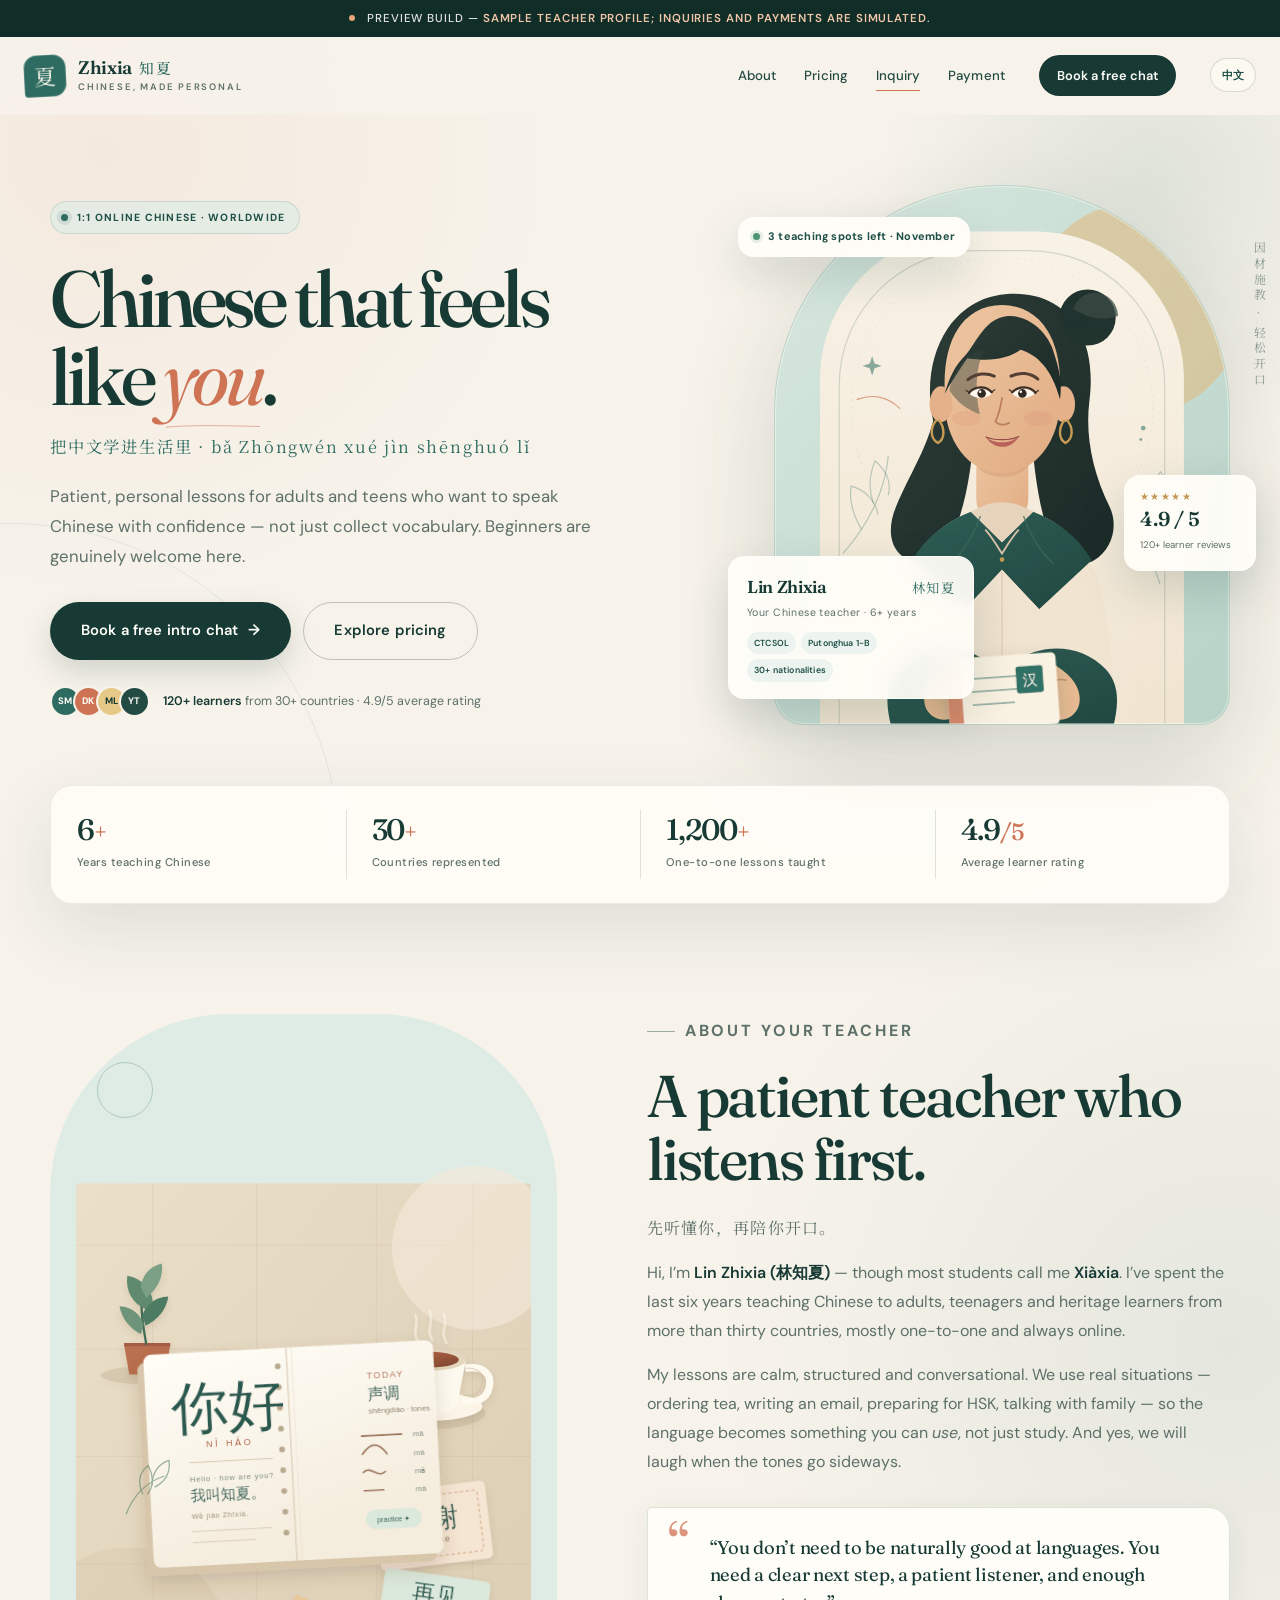
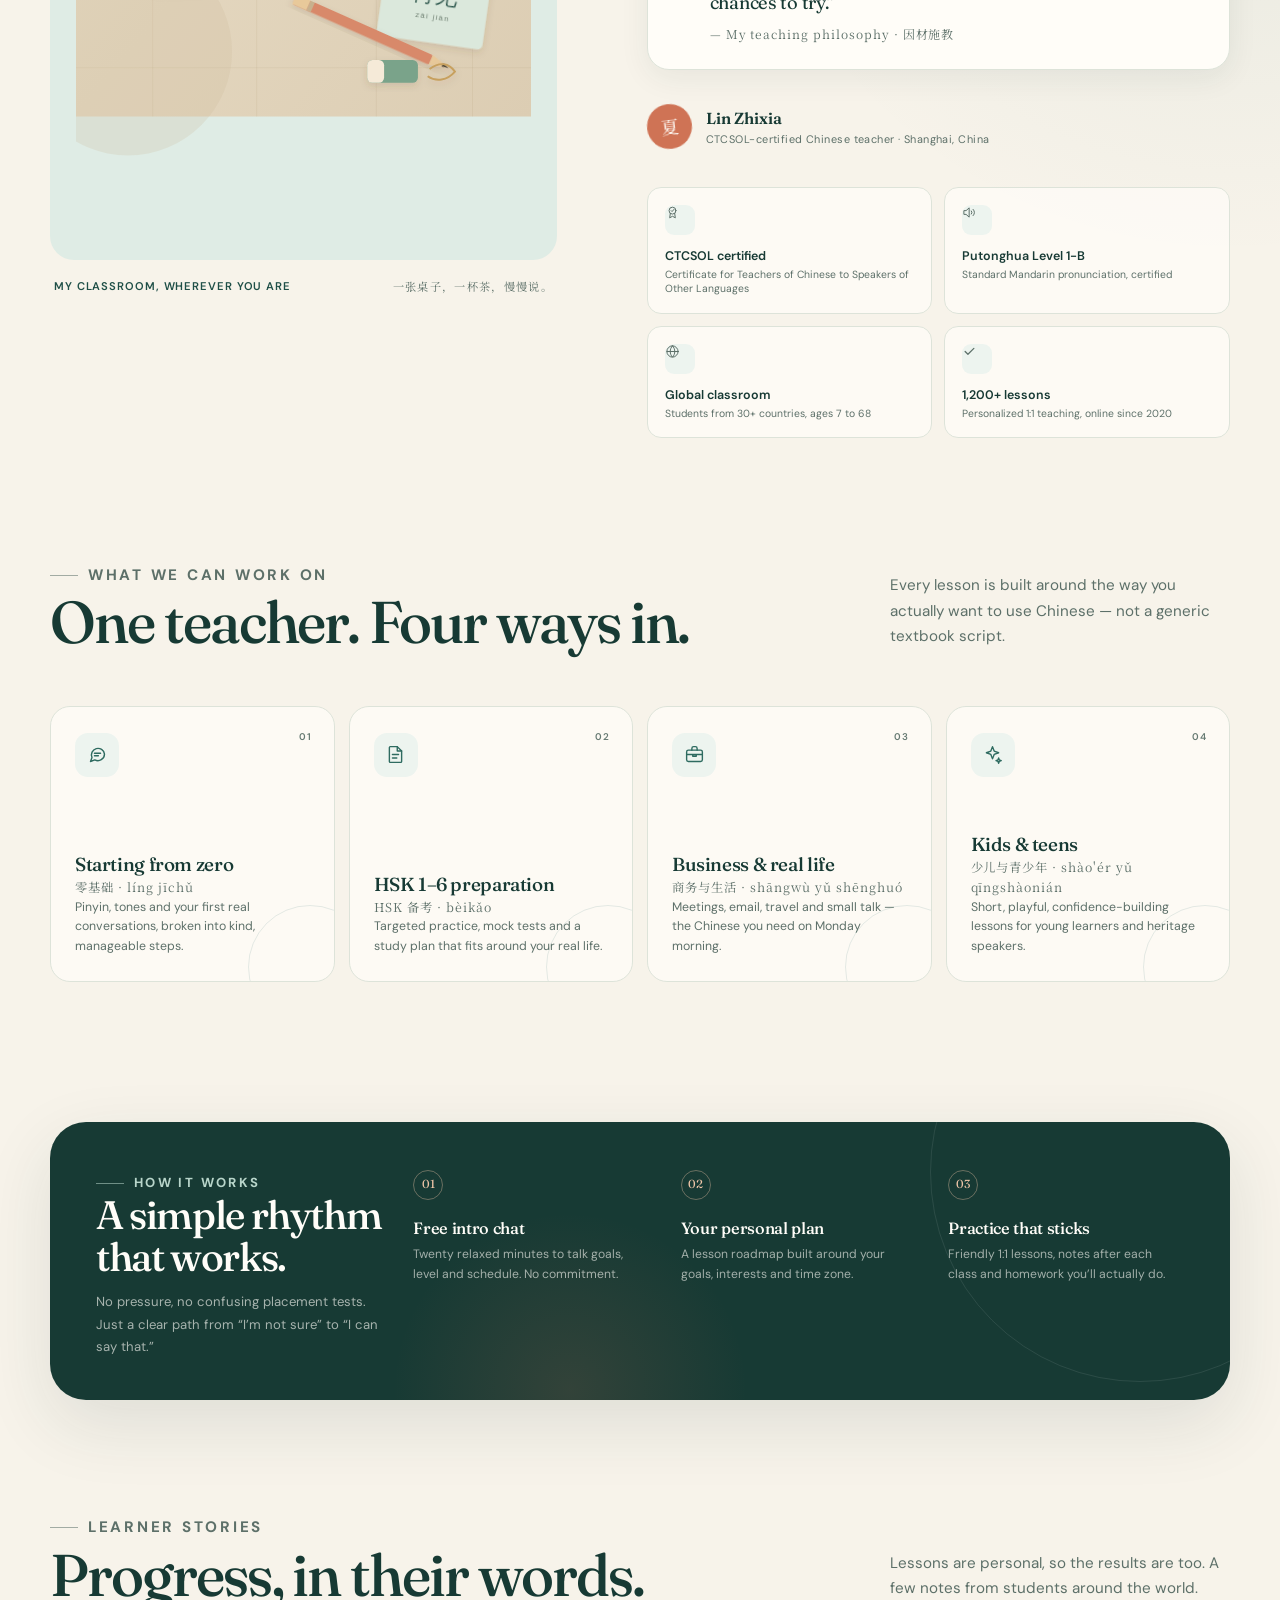
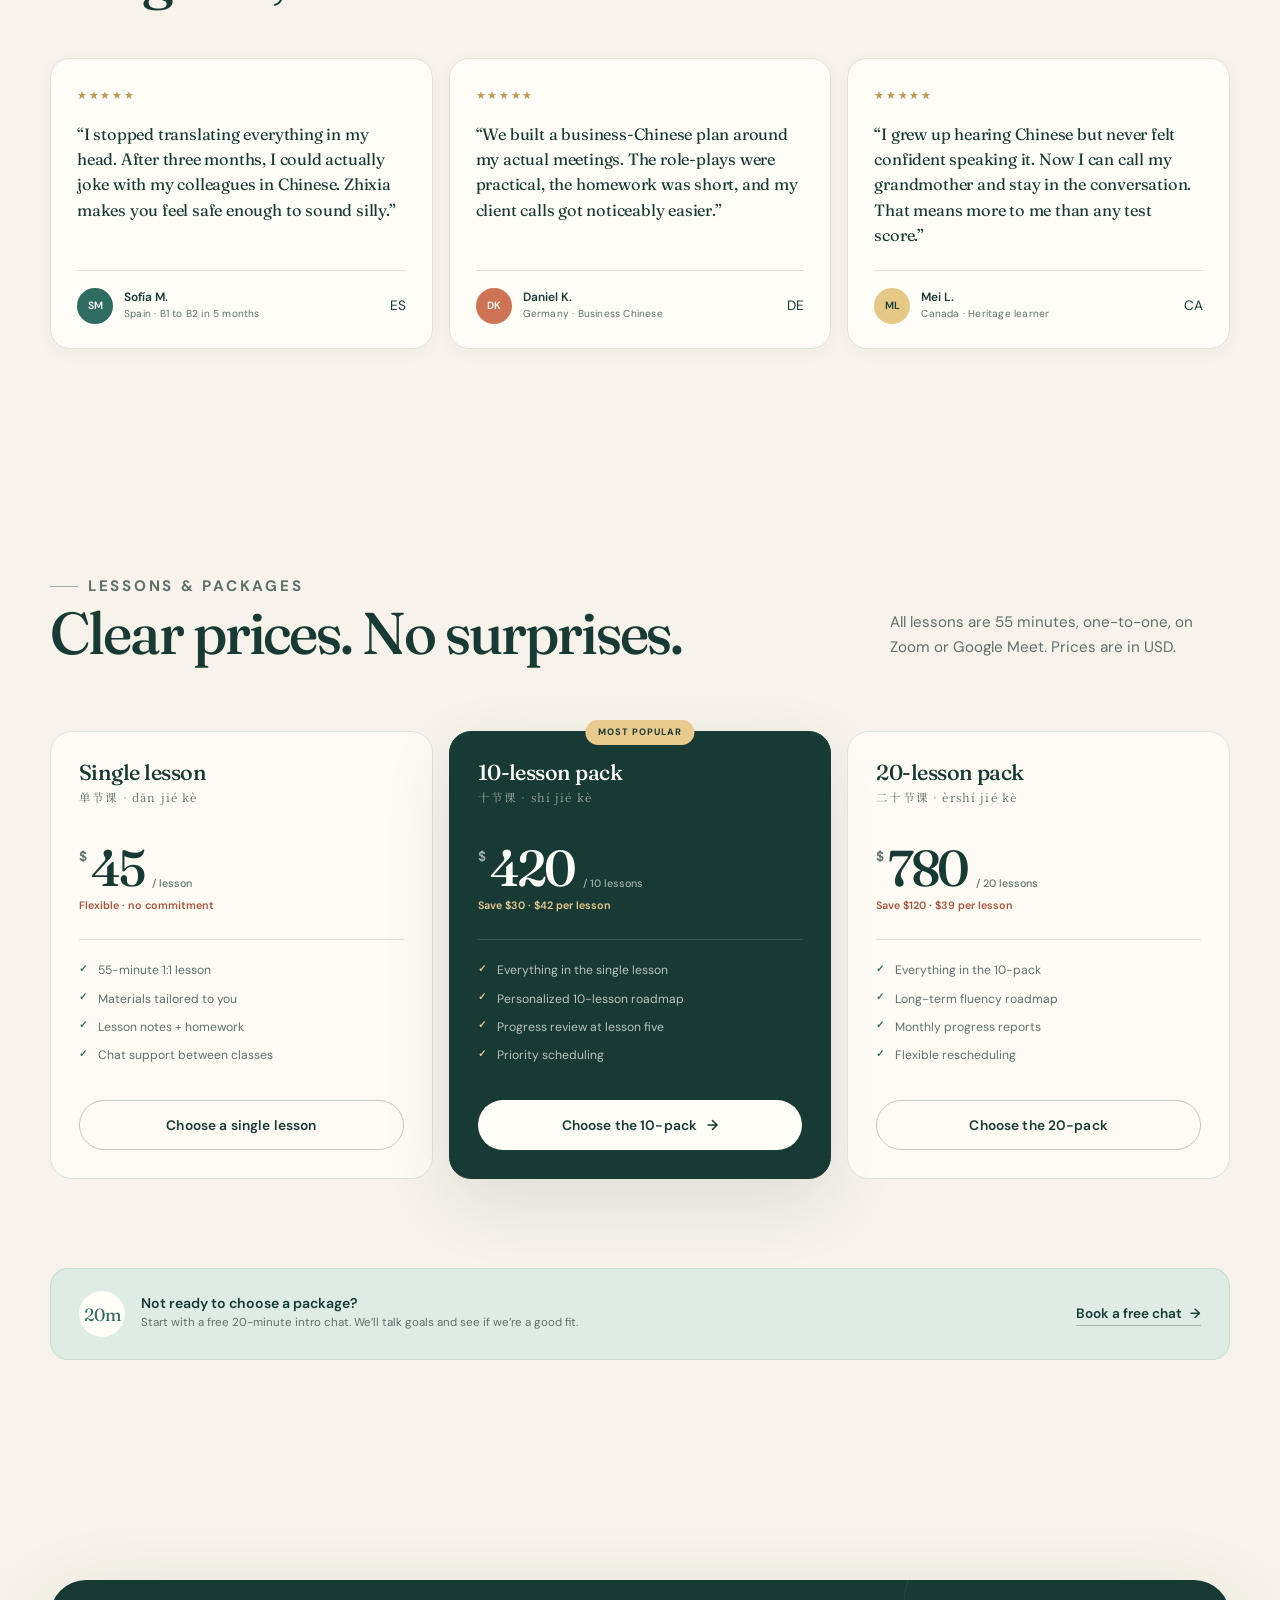
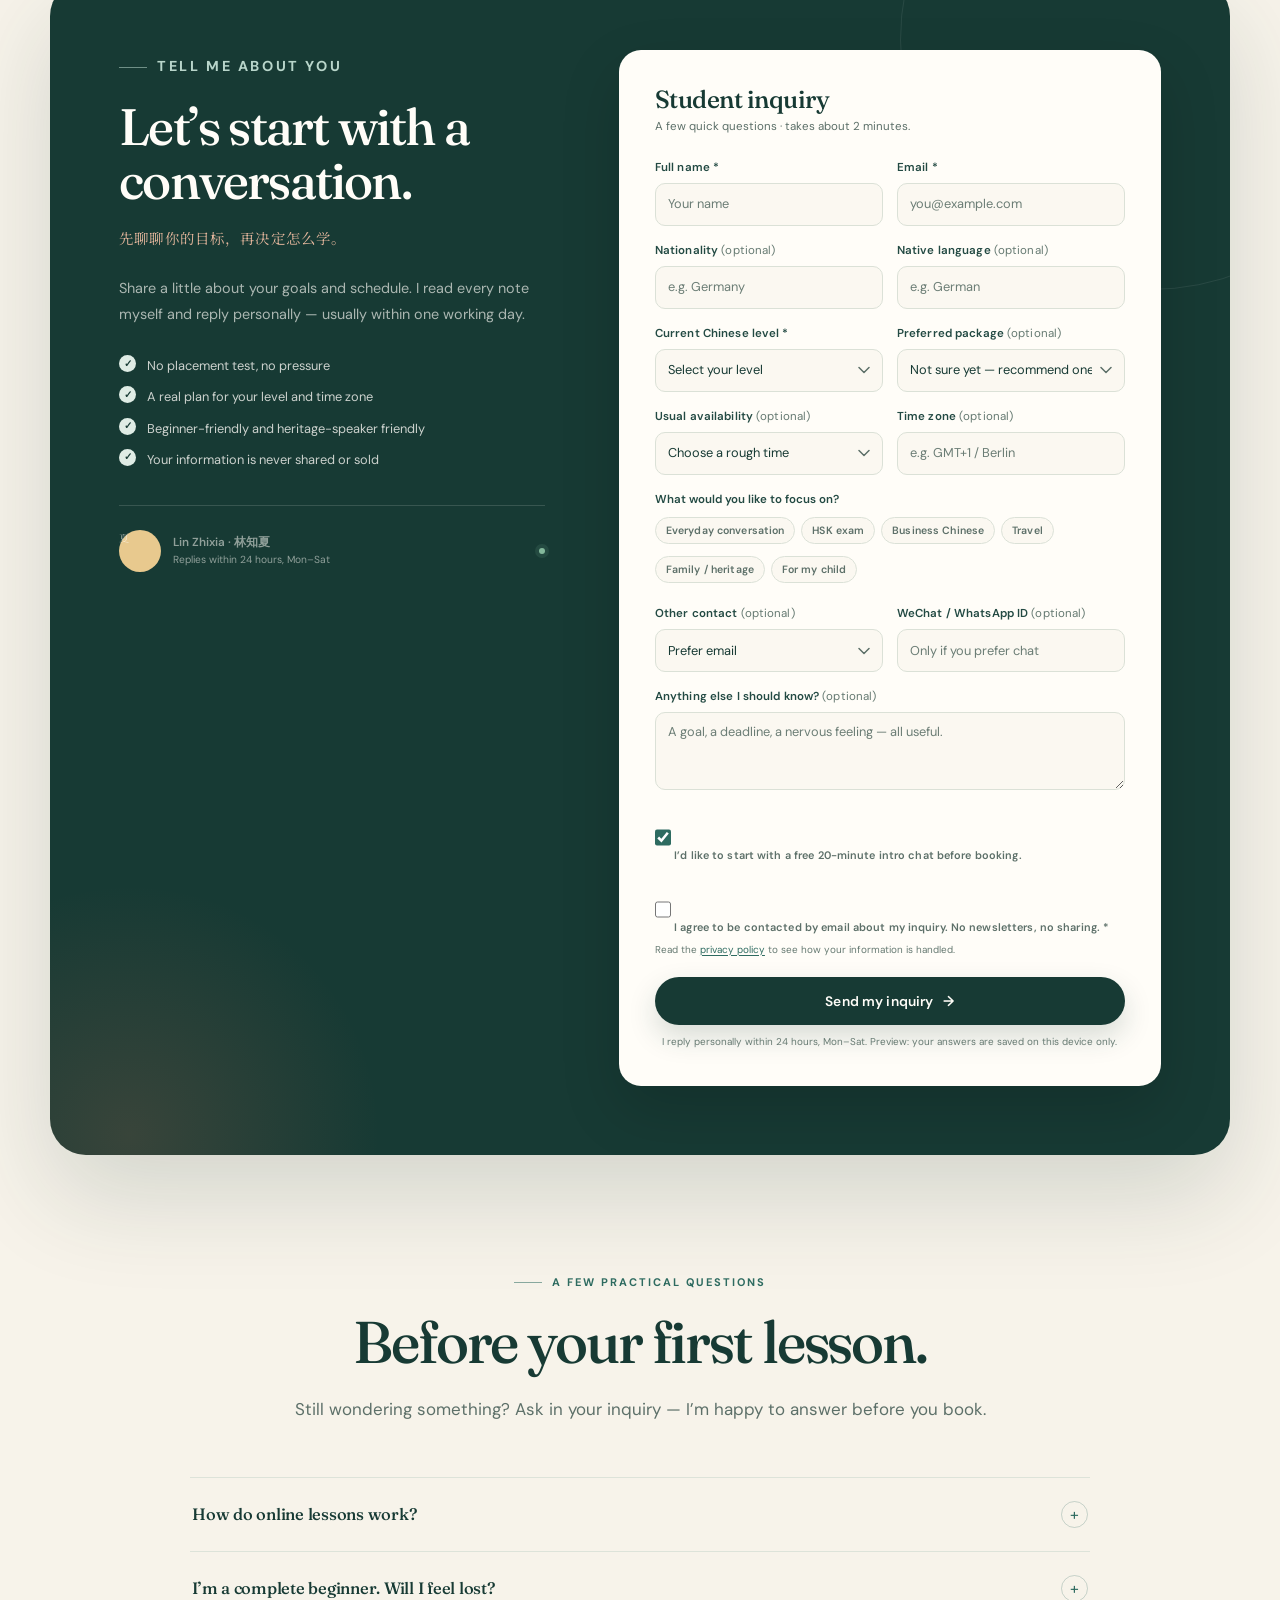
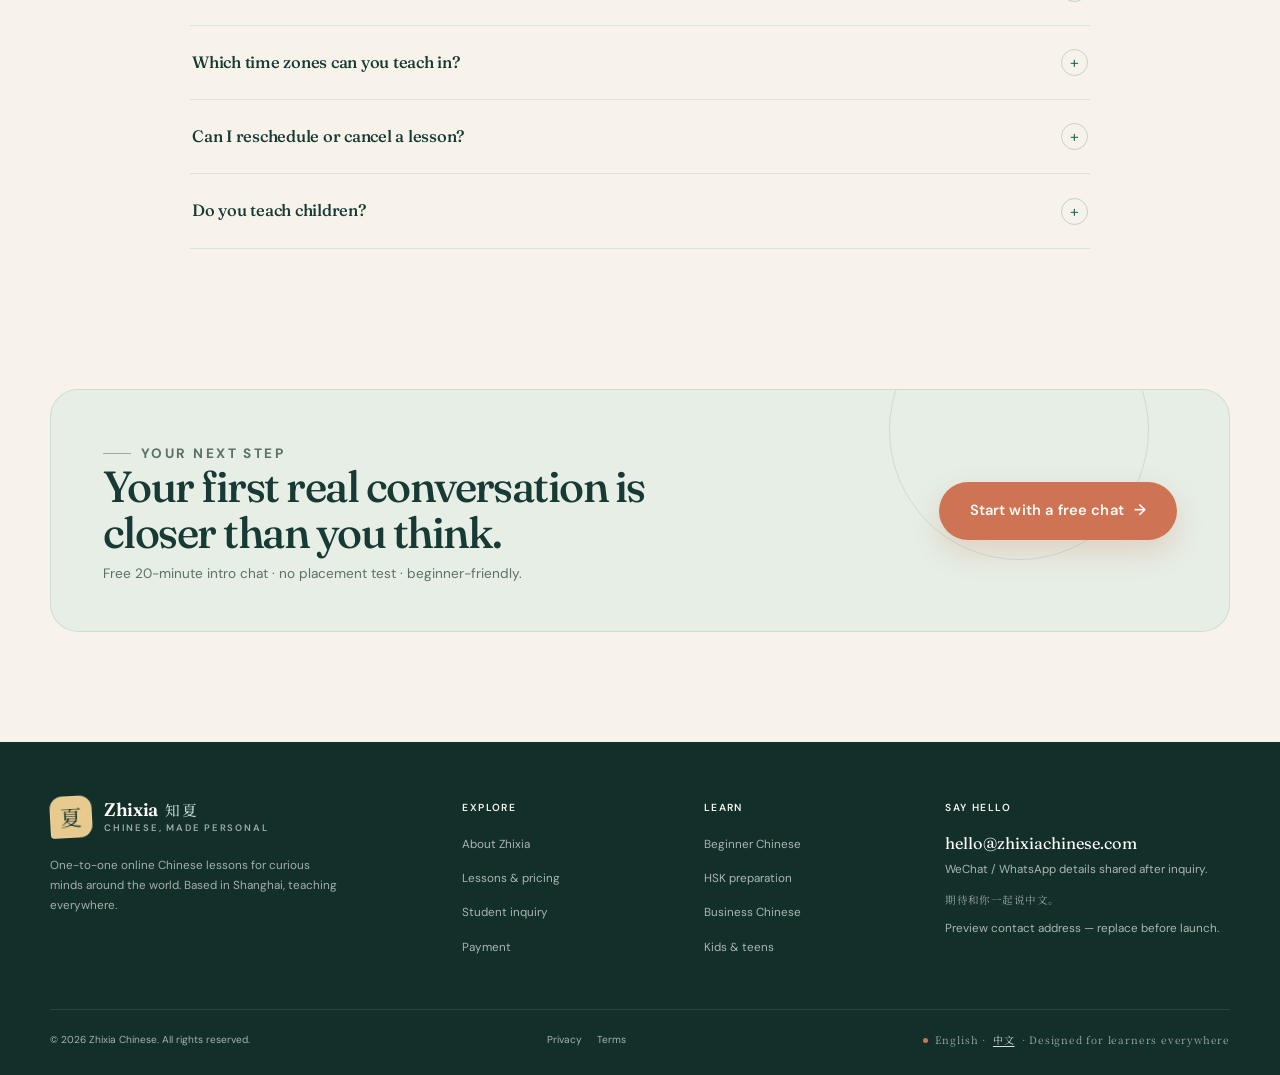
<file: index.html>
<!DOCTYPE html>
<html lang="en">
<head>
  <meta charset="UTF-8">
  <meta name="viewport" content="width=device-width, initial-scale=1.0">
  <meta name="theme-color" content="#173a34">
  <meta name="description" content="Personal 1:1 online Chinese lessons with Lin Zhixia — for beginners, HSK learners, business professionals, kids and heritage speakers. Learn at your pace, from anywhere.">
  <meta property="og:title" content="Zhixia Chinese — Chinese that feels like you">
  <meta property="og:description" content="Warm, personal 1:1 online Chinese lessons. Beginners welcome. HSK, business, kids and heritage Chinese.">
  <meta property="og:type" content="website">
  <meta property="og:image" content="assets/teacher-portrait.svg">
  <title>Zhixia Chinese — 1:1 Online Chinese with Lin Zhixia</title>

  <link rel="icon" href="assets/favicon.svg" type="image/svg+xml">
  <link rel="manifest" href="site.webmanifest">
  <link rel="alternate" hreflang="en" href="index.html">
  <link rel="alternate" hreflang="zh-Hans" href="index-zh.html">
  <link rel="preconnect" href="https://fonts.googleapis.com">
  <link rel="preconnect" href="https://fonts.gstatic.com" crossorigin>
  <link href="https://fonts.googleapis.com/css2?family=DM+Sans:wght@400;500;600;700&amp;family=Fraunces:ital,opsz,wght@0,9..144,400;0,9..144,500;0,9..144,600;1,9..144,400;1,9..144,500&amp;family=Noto+Serif+SC:wght@400;500;600&amp;display=swap" rel="stylesheet">
  <link rel="stylesheet" href="assets/styles.css">
  <script>document.documentElement.classList.add('js');</script>
  <noscript><style>.reveal{opacity:1!important;transform:none!important}</style></noscript>
</head>
<body>
  <a class="skip-link" href="#main">Skip to content</a>

  <div class="demo-bar" data-demo-only>
    <span class="demo-dot" aria-hidden="true"></span>
    Preview build — <strong>sample teacher profile; inquiries and payments are simulated</strong>.
  </div>

  <svg width="0" height="0" style="position:absolute" aria-hidden="true" focusable="false">
    <defs>
      <symbol id="icon-globe" viewBox="0 0 24 24" fill="none" stroke="currentColor" stroke-width="1.6" stroke-linecap="round" stroke-linejoin="round">
        <circle cx="12" cy="12" r="9"/><path d="M3 12h18M12 3c2.4 2.5 3.6 5.5 3.6 9s-1.2 6.5-3.6 9c-2.4-2.5-3.6-5.5-3.6-9S9.6 5.5 12 3Z"/>
      </symbol>
      <symbol id="icon-chat" viewBox="0 0 24 24" fill="none" stroke="currentColor" stroke-width="1.6" stroke-linecap="round" stroke-linejoin="round">
        <path d="M20 11.5a7.5 7.5 0 0 1-11.1 6.6L4 20l1.7-4.5A7.5 7.5 0 1 1 20 11.5Z"/><path d="M8.5 10.5h7M8.5 13.5h4.5"/>
      </symbol>
      <symbol id="icon-document" viewBox="0 0 24 24" fill="none" stroke="currentColor" stroke-width="1.6" stroke-linecap="round" stroke-linejoin="round">
        <path d="M14 3H6a1 1 0 0 0-1 1v16a1 1 0 0 0 1 1h12a1 1 0 0 0 1-1V8Z"/><path d="M14 3v5h5M8.5 12h7M8.5 16h5"/>
      </symbol>
      <symbol id="icon-briefcase" viewBox="0 0 24 24" fill="none" stroke="currentColor" stroke-width="1.6" stroke-linecap="round" stroke-linejoin="round">
        <rect x="3" y="7" width="18" height="13" rx="2"/><path d="M9 7V5a2 2 0 0 1 2-2h2a2 2 0 0 1 2 2v2M3 12h18M10 12v2h4v-2"/>
      </symbol>
      <symbol id="icon-spark" viewBox="0 0 24 24" fill="none" stroke="currentColor" stroke-width="1.6" stroke-linecap="round" stroke-linejoin="round">
        <path d="m12 3 1.9 5.1L19 10l-5.1 1.9L12 17l-1.9-5.1L5 10l5.1-1.9Z"/><path d="m19 16 .8 2.2L22 19l-2.2.8L19 22l-.8-2.2L16 19l2.2-.8Z"/>
      </symbol>
      <symbol id="icon-certificate" viewBox="0 0 24 24" fill="none" stroke="currentColor" stroke-width="1.6" stroke-linecap="round" stroke-linejoin="round">
        <circle cx="12" cy="9" r="5.5"/><path d="m8.5 13.5-1 7L12 18l4.5 2.5-1-7M9.8 9l1.5 1.5L14.4 7"/>
      </symbol>
      <symbol id="icon-sound" viewBox="0 0 24 24" fill="none" stroke="currentColor" stroke-width="1.6" stroke-linecap="round" stroke-linejoin="round">
        <path d="M11 5 6.5 9H3v6h3.5L11 19Z"/><path d="M15 9.5a4 4 0 0 1 0 5M17.8 7a7.5 7.5 0 0 1 0 10"/>
      </symbol>
      <symbol id="icon-calendar" viewBox="0 0 24 24" fill="none" stroke="currentColor" stroke-width="1.6" stroke-linecap="round" stroke-linejoin="round">
        <rect x="3" y="5" width="18" height="16" rx="2"/><path d="M7 3v4M17 3v4M3 10h18M8 14h2M14 14h2M8 17h2M14 17h2"/>
      </symbol>
      <symbol id="icon-shield" viewBox="0 0 24 24" fill="none" stroke="currentColor" stroke-width="1.6" stroke-linecap="round" stroke-linejoin="round">
        <path d="M12 3 4.5 6v6c0 4.6 3.1 7.6 7.5 9 4.4-1.4 7.5-4.4 7.5-9V6Z"/><path d="m8.8 12 2.1 2.1 4.4-4.4"/>
      </symbol>
      <symbol id="icon-lock" viewBox="0 0 24 24" fill="none" stroke="currentColor" stroke-width="1.6" stroke-linecap="round" stroke-linejoin="round">
        <rect x="4.5" y="10" width="15" height="11" rx="2"/><path d="M8 10V7a4 4 0 0 1 8 0v3M12 14.5v2"/>
      </symbol>
      <symbol id="icon-clock" viewBox="0 0 24 24" fill="none" stroke="currentColor" stroke-width="1.6" stroke-linecap="round" stroke-linejoin="round">
        <circle cx="12" cy="12" r="9"/><path d="M12 7v5l3.5 2"/>
      </symbol>
      <symbol id="icon-refund" viewBox="0 0 24 24" fill="none" stroke="currentColor" stroke-width="1.6" stroke-linecap="round" stroke-linejoin="round">
        <path d="M4 8v5h5"/><path d="M5.3 16.7A8.5 8.5 0 1 0 4 9"/>
      </symbol>
      <symbol id="icon-check" viewBox="0 0 24 24" fill="none" stroke="currentColor" stroke-width="2" stroke-linecap="round" stroke-linejoin="round">
        <path d="m5 12 4.5 4.5L19 7"/>
      </symbol>
    </defs>
  </svg>

  <header class="site-header" data-header>
    <div class="header-inner">
      <a class="brand" href="index.html" aria-label="Zhixia Chinese home">
        <span class="brand-mark" aria-hidden="true">夏</span>
        <span class="brand-text">
          <span class="brand-name">Zhixia <span lang="zh-Hans">知夏</span></span>
          <span class="brand-sub">Chinese, made personal</span>
        </span>
      </a>

      <nav class="site-nav" id="site-nav" aria-label="Main navigation">
        <ul class="nav-list">
          <li><a class="nav-link" href="#about">About</a></li>
          <li><a class="nav-link" href="#pricing">Pricing</a></li>
          <li><a class="nav-link" href="#inquiry">Inquiry</a></li>
          <li><a class="nav-link" href="pay.html">Payment</a></li>
        </ul>
        <a class="nav-cta" href="#inquiry">Book a free chat</a>
        <a class="nav-lang" href="index-zh.html" lang="zh-Hans" hreflang="zh-Hans" aria-label="切换至中文">中文</a>
      </nav>

      <button class="nav-toggle" type="button" aria-controls="site-nav" aria-expanded="false" aria-label="Open navigation" data-nav-toggle>
        <span></span>
        <span></span>
      </button>
    </div>
  </header>

  <main id="main" tabindex="-1">
    <!-- Hero -->
    <section class="hero" aria-labelledby="hero-title">
      <div class="container hero-grid">
        <div class="hero-copy">
          <span class="hero-kicker"><span class="pulse" aria-hidden="true"></span>1:1 online Chinese · worldwide</span>
          <h1 id="hero-title">Chinese that feels like <em>you</em>.</h1>
          <p class="hero-zh" lang="zh-Hans">把中文学进生活里 · bǎ Zhōngwén xué jìn shēnghuó lǐ</p>
          <p class="hero-lede">Patient, personal lessons for adults and teens who want to speak Chinese with confidence — not just collect vocabulary. Beginners are genuinely welcome here.</p>
          <div class="hero-actions">
            <a class="btn btn-primary btn-large" href="#inquiry">Book a free intro chat <span class="arrow" aria-hidden="true">→</span></a>
            <a class="btn btn-secondary btn-large" href="#pricing">Explore pricing</a>
          </div>
          <div class="hero-note">
            <div class="mini-avatars" aria-hidden="true">
              <span class="mini-avatar">SM</span>
              <span class="mini-avatar">DK</span>
              <span class="mini-avatar">ML</span>
              <span class="mini-avatar">YT</span>
            </div>
            <span><strong>120+ learners</strong> from 30+ countries · 4.9/5 average rating</span>
          </div>
        </div>

        <div class="hero-visual">
          <div class="portrait-stage">
            <div class="portrait-frame">
              <img src="assets/teacher-portrait.svg" alt="Editorial portrait illustration of Lin Zhixia, your Chinese teacher" width="760" height="900" fetchpriority="high">
            </div>
            <div class="floating-card card-availability">3 teaching spots left · November</div>
            <div class="floating-card card-teacher">
              <div class="name-row">
                <span class="name">Lin Zhixia</span>
                <span class="name-zh" lang="zh-Hans">林知夏</span>
              </div>
              <div class="role">Your Chinese teacher · 6+ years</div>
              <div class="mini-tags">
                <span>CTCSOL</span>
                <span>Putonghua 1-B</span>
                <span>30+ nationalities</span>
              </div>
            </div>
            <div class="floating-card card-rating">
              <div class="stars" aria-hidden="true">★★★★★</div>
              <strong>4.9 / 5</strong>
              <span>120+ learner reviews</span>
            </div>
            <div class="vertical-note" aria-hidden="true">因材施教 · 轻松开口</div>
          </div>
        </div>
      </div>
    </section>

    <!-- Trust strip -->
    <div class="trust-strip">
      <div class="container">
        <div class="trust-grid" role="group" aria-label="Teaching results at a glance">
          <div class="stat">
            <span class="stat-number">6<small>+</small></span>
            <span class="stat-label">Years teaching Chinese</span>
          </div>
          <div class="stat">
            <span class="stat-number">30<small>+</small></span>
            <span class="stat-label">Countries represented</span>
          </div>
          <div class="stat">
            <span class="stat-number">1,200<small>+</small></span>
            <span class="stat-label">One-to-one lessons taught</span>
          </div>
          <div class="stat">
            <span class="stat-number">4.9<small>/5</small></span>
            <span class="stat-label">Average learner rating</span>
          </div>
        </div>
      </div>
    </div>

    <!-- About -->
    <section class="section" id="about" aria-labelledby="about-title">
      <div class="container about-grid">
        <div class="about-sticky reveal">
          <div class="about-portrait">
            <img src="assets/desk-still-life.svg" alt="Illustrated desk with a Chinese lesson notebook, tea, flashcards and a small plant" width="700" height="820" loading="lazy">
          </div>
          <div class="about-caption">
            <span>My classroom, wherever you are</span>
            <span lang="zh-Hans">一张桌子，一杯茶，慢慢说。</span>
          </div>
        </div>

        <div class="about-copy reveal">
          <p class="eyebrow">About your teacher</p>
          <h2 id="about-title">A patient teacher who listens first.</h2>
          <p class="zh-line" lang="zh-Hans">先听懂你，再陪你开口。</p>
          <p>Hi, I’m <strong>Lin Zhixia (林知夏)</strong> — though most students call me <strong>Xiàxia</strong>. I’ve spent the last six years teaching Chinese to adults, teenagers and heritage learners from more than thirty countries, mostly one-to-one and always online.</p>
          <p>My lessons are calm, structured and conversational. We use real situations — ordering tea, writing an email, preparing for HSK, talking with family — so the language becomes something you can <em>use</em>, not just study. And yes, we will laugh when the tones go sideways.</p>

          <blockquote class="about-quote">
            <p>“You don’t need to be naturally good at languages. You need a clear next step, a patient listener, and enough chances to try.”</p>
            <footer>— My teaching philosophy · 因材施教</footer>
          </blockquote>

          <div class="about-signature">
            <span class="signature-mark" aria-hidden="true">夏</span>
            <span>
              <span class="sig-name">Lin Zhixia</span>
              <span class="sig-role">CTCSOL-certified Chinese teacher · Shanghai, China</span>
            </span>
          </div>

          <div class="credentials">
            <div class="credential">
              <span class="credential-icon"><svg aria-hidden="true"><use href="#icon-certificate"/></svg></span>
              <strong>CTCSOL certified</strong>
              <span>Certificate for Teachers of Chinese to Speakers of Other Languages</span>
            </div>
            <div class="credential">
              <span class="credential-icon"><svg aria-hidden="true"><use href="#icon-sound"/></svg></span>
              <strong>Putonghua Level 1-B</strong>
              <span>Standard Mandarin pronunciation, certified</span>
            </div>
            <div class="credential">
              <span class="credential-icon"><svg aria-hidden="true"><use href="#icon-globe"/></svg></span>
              <strong>Global classroom</strong>
              <span>Students from 30+ countries, ages 7 to 68</span>
            </div>
            <div class="credential">
              <span class="credential-icon"><svg aria-hidden="true"><use href="#icon-check"/></svg></span>
              <strong>1,200+ lessons</strong>
              <span>Personalized 1:1 teaching, online since 2020</span>
            </div>
          </div>
        </div>
      </div>
    </section>

    <!-- Specialties -->
    <section class="section specialties-section" aria-labelledby="specialties-title">
      <div class="container">
        <div class="split-head reveal">
          <div>
            <p class="eyebrow">What we can work on</p>
            <h2 id="specialties-title">One teacher. Four ways in.</h2>
          </div>
          <p>Every lesson is built around the way you actually want to use Chinese — not a generic textbook script.</p>
        </div>

        <div class="specialty-grid">
          <article class="specialty-card reveal" id="beginner-chinese">
            <span class="specialty-number">01</span>
            <span class="specialty-icon"><svg aria-hidden="true"><use href="#icon-chat"/></svg></span>
            <h3>Starting from zero</h3>
            <p class="specialty-zh" lang="zh-Hans">零基础 · líng jīchǔ</p>
            <p>Pinyin, tones and your first real conversations, broken into kind, manageable steps.</p>
          </article>
          <article class="specialty-card reveal" id="hsk-prep">
            <span class="specialty-number">02</span>
            <span class="specialty-icon"><svg aria-hidden="true"><use href="#icon-document"/></svg></span>
            <h3>HSK 1–6 preparation</h3>
            <p class="specialty-zh" lang="zh-Hans">HSK 备考 · bèikǎo</p>
            <p>Targeted practice, mock tests and a study plan that fits around your real life.</p>
          </article>
          <article class="specialty-card reveal" id="business-chinese">
            <span class="specialty-number">03</span>
            <span class="specialty-icon"><svg aria-hidden="true"><use href="#icon-briefcase"/></svg></span>
            <h3>Business &amp; real life</h3>
            <p class="specialty-zh" lang="zh-Hans">商务与生活 · shāngwù yǔ shēnghuó</p>
            <p>Meetings, email, travel and small talk — the Chinese you need on Monday morning.</p>
          </article>
          <article class="specialty-card reveal" id="kids-teens">
            <span class="specialty-number">04</span>
            <span class="specialty-icon"><svg aria-hidden="true"><use href="#icon-spark"/></svg></span>
            <h3>Kids &amp; teens</h3>
            <p class="specialty-zh" lang="zh-Hans">少儿与青少年 · shào'ér yǔ qīngshàonián</p>
            <p>Short, playful, confidence-building lessons for young learners and heritage speakers.</p>
          </article>
        </div>
      </div>
    </section>

    <!-- Method -->
    <section class="method-section" aria-labelledby="method-title">
      <div class="container">
        <div class="method-band reveal">
          <div class="method-intro">
            <p class="eyebrow on-dark">How it works</p>
            <h2 id="method-title">A simple rhythm that works.</h2>
            <p>No pressure, no confusing placement tests. Just a clear path from “I’m not sure” to “I can say that.”</p>
          </div>
          <div class="method-step">
            <span class="step-num">01</span>
            <h3>Free intro chat</h3>
            <p>Twenty relaxed minutes to talk goals, level and schedule. No commitment.</p>
          </div>
          <div class="method-step">
            <span class="step-num">02</span>
            <h3>Your personal plan</h3>
            <p>A lesson roadmap built around your goals, interests and time zone.</p>
          </div>
          <div class="method-step">
            <span class="step-num">03</span>
            <h3>Practice that sticks</h3>
            <p>Friendly 1:1 lessons, notes after each class and homework you’ll actually do.</p>
          </div>
        </div>
      </div>
    </section>

    <!-- Testimonials -->
    <section class="section testimonials-section" aria-labelledby="testimonials-title">
      <div class="container">
        <div class="split-head reveal">
          <div>
            <p class="eyebrow">Learner stories</p>
            <h2 id="testimonials-title">Progress, in their words.</h2>
          </div>
          <p>Lessons are personal, so the results are too. A few notes from students around the world.</p>
        </div>

        <div class="testimonial-grid">
          <article class="testimonial-card reveal">
            <div class="testimonial-stars" role="img" aria-label="5 out of 5 stars">★★★★★</div>
            <blockquote>“I stopped translating everything in my head. After three months, I could actually joke with my colleagues in Chinese. Zhixia makes you feel safe enough to sound silly.”</blockquote>
            <div class="testimonial-meta">
              <span class="testimonial-avatar" aria-hidden="true">SM</span>
              <span>
                <span class="testimonial-name">Sofía M.</span>
                <span class="testimonial-detail">Spain · B1 to B2 in 5 months</span>
              </span>
              <span class="testimonial-flag" aria-hidden="true">ES</span>
            </div>
          </article>
          <article class="testimonial-card reveal">
            <div class="testimonial-stars" role="img" aria-label="5 out of 5 stars">★★★★★</div>
            <blockquote>“We built a business-Chinese plan around my actual meetings. The role-plays were practical, the homework was short, and my client calls got noticeably easier.”</blockquote>
            <div class="testimonial-meta">
              <span class="testimonial-avatar" aria-hidden="true">DK</span>
              <span>
                <span class="testimonial-name">Daniel K.</span>
                <span class="testimonial-detail">Germany · Business Chinese</span>
              </span>
              <span class="testimonial-flag" aria-hidden="true">DE</span>
            </div>
          </article>
          <article class="testimonial-card reveal">
            <div class="testimonial-stars" role="img" aria-label="5 out of 5 stars">★★★★★</div>
            <blockquote>“I grew up hearing Chinese but never felt confident speaking it. Now I can call my grandmother and stay in the conversation. That means more to me than any test score.”</blockquote>
            <div class="testimonial-meta">
              <span class="testimonial-avatar" aria-hidden="true">ML</span>
              <span>
                <span class="testimonial-name">Mei L.</span>
                <span class="testimonial-detail">Canada · Heritage learner</span>
              </span>
              <span class="testimonial-flag" aria-hidden="true">CA</span>
            </div>
          </article>
        </div>
      </div>
    </section>

    <!-- Pricing -->
    <section class="section pricing-section" id="pricing" aria-labelledby="pricing-title">
      <div class="container">
        <div class="split-head reveal">
          <div>
            <p class="eyebrow">Lessons &amp; packages</p>
            <h2 id="pricing-title">Clear prices. No surprises.</h2>
          </div>
          <p>All lessons are 55 minutes, one-to-one, on Zoom or Google Meet. Prices are in USD.</p>
        </div>

        <div class="pricing-grid">
          <article class="price-card reveal">
            <h3 class="price-name">Single lesson</h3>
            <p class="price-zh" lang="zh-Hans">单节课 · dān jié kè</p>
            <div class="price-main">
              <span class="price-currency">$</span>
              <span class="price-amount">45</span>
              <span class="price-unit">/ lesson</span>
            </div>
            <p class="price-subline">Flexible · no commitment</p>
            <ul class="price-features">
              <li>55-minute 1:1 lesson</li>
              <li>Materials tailored to you</li>
              <li>Lesson notes + homework</li>
              <li>Chat support between classes</li>
            </ul>
            <a class="btn btn-secondary choose-package" href="#inquiry" data-package="single">Choose a single lesson</a>
          </article>

          <article class="price-card featured reveal">
            <span class="price-popular">Most popular</span>
            <h3 class="price-name">10-lesson pack</h3>
            <p class="price-zh" lang="zh-Hans">十节课 · shí jié kè</p>
            <div class="price-main">
              <span class="price-currency">$</span>
              <span class="price-amount">420</span>
              <span class="price-unit">/ 10 lessons</span>
            </div>
            <p class="price-subline">Save $30 · $42 per lesson</p>
            <ul class="price-features">
              <li>Everything in the single lesson</li>
              <li>Personalized 10-lesson roadmap</li>
              <li>Progress review at lesson five</li>
              <li>Priority scheduling</li>
            </ul>
            <a class="btn btn-light choose-package" href="#inquiry" data-package="ten">Choose the 10-pack <span class="arrow" aria-hidden="true">→</span></a>
          </article>

          <article class="price-card reveal">
            <h3 class="price-name">20-lesson pack</h3>
            <p class="price-zh" lang="zh-Hans">二十节课 · èrshí jié kè</p>
            <div class="price-main">
              <span class="price-currency">$</span>
              <span class="price-amount">780</span>
              <span class="price-unit">/ 20 lessons</span>
            </div>
            <p class="price-subline">Save $120 · $39 per lesson</p>
            <ul class="price-features">
              <li>Everything in the 10-pack</li>
              <li>Long-term fluency roadmap</li>
              <li>Monthly progress reports</li>
              <li>Flexible rescheduling</li>
            </ul>
            <a class="btn btn-secondary choose-package" href="#inquiry" data-package="twenty">Choose the 20-pack</a>
          </article>
        </div>

        <div class="pricing-note reveal">
          <span><svg aria-hidden="true"><use href="#icon-check"/></svg>No registration fee</span>
          <span><svg aria-hidden="true"><use href="#icon-clock"/></svg>Reschedule up to 24 hours ahead</span>
          <span><svg aria-hidden="true"><use href="#icon-shield"/></svg>Fit guarantee on unused lessons</span>
        </div>

        <div class="trial-strip reveal">
          <div class="trial-strip-copy">
            <span class="trial-badge" aria-hidden="true">20m</span>
            <div>
              <h3>Not ready to choose a package?</h3>
              <p>Start with a free 20-minute intro chat. We’ll talk goals and see if we’re a good fit.</p>
            </div>
          </div>
          <a class="text-link" href="#inquiry">Book a free chat <span aria-hidden="true">→</span></a>
        </div>
      </div>
    </section>

    <!-- Inquiry -->
    <section class="inquiry-section" id="inquiry" aria-labelledby="inquiry-title">
      <div class="container">
        <div class="inquiry-shell">
          <div class="inquiry-copy reveal">
            <p class="eyebrow on-dark">Tell me about you</p>
            <h2 id="inquiry-title">Let’s start with a conversation.</h2>
            <p class="zh-line" lang="zh-Hans">先聊聊你的目标，再决定怎么学。</p>
            <p>Share a little about your goals and schedule. I read every note myself and reply personally — usually within one working day.</p>

            <ul class="inquiry-checks">
              <li>No placement test, no pressure</li>
              <li>A real plan for your level and time zone</li>
              <li>Beginner-friendly and heritage-speaker friendly</li>
              <li>Your information is never shared or sold</li>
            </ul>

            <div class="inquiry-response">
              <span class="response-avatar" aria-hidden="true">夏</span>
              <span>
                <strong>Lin Zhixia · 林知夏</strong>
                <span>Replies within 24 hours, Mon–Sat</span>
              </span>
              <span class="response-dot" role="img" aria-label="Usually available"></span>
            </div>
          </div>

          <div class="form-card">
            <div class="form-card-head" data-form-intro>
              <h3>Student inquiry</h3>
              <p>A few quick questions · takes about 2 minutes.</p>
            </div>

            <form id="inquiry-form" data-inquiry-form method="post">
              <div class="form-grid">
                <div class="field">
                  <label for="name">Full name <span aria-hidden="true">*</span></label>
                  <input type="text" id="name" name="name" autocomplete="name" placeholder="Your name" required>
                </div>
                <div class="field">
                  <label for="email">Email <span aria-hidden="true">*</span></label>
                  <input type="email" id="email" name="email" autocomplete="email" placeholder="you@example.com" required>
                </div>

                <div class="field">
                  <label for="nationality">Nationality <span class="optional">(optional)</span></label>
                  <input type="text" id="nationality" name="nationality" autocomplete="country-name" placeholder="e.g. Germany">
                </div>
                <div class="field">
                  <label for="native-language">Native language <span class="optional">(optional)</span></label>
                  <input type="text" id="native-language" name="nativeLanguage" placeholder="e.g. German">
                </div>

                <div class="field">
                  <label for="level">Current Chinese level <span aria-hidden="true">*</span></label>
                  <select id="level" name="level" required>
                    <option value="" selected disabled>Select your level</option>
                    <option value="Complete beginner">Complete beginner</option>
                    <option value="Beginner (HSK 1–2)">Beginner (HSK 1–2)</option>
                    <option value="Intermediate (HSK 3–4)">Intermediate (HSK 3–4)</option>
                    <option value="Upper-intermediate (HSK 5–6)">Upper-intermediate (HSK 5–6)</option>
                    <option value="Heritage speaker">Heritage speaker</option>
                    <option value="Not sure">Not sure — please assess me</option>
                  </select>
                </div>
                <div class="field">
                  <label for="package">Preferred package <span class="optional">(optional)</span></label>
                  <select id="package" name="package">
                    <option value="">Not sure yet — recommend one</option>
                    <option value="single">Single lesson · $45</option>
                    <option value="ten">10-lesson pack · $420</option>
                    <option value="twenty">20-lesson pack · $780</option>
                  </select>
                </div>

                <div class="field">
                  <label for="schedule">Usual availability <span class="optional">(optional)</span></label>
                  <select id="schedule" name="schedule">
                    <option value="">Choose a rough time</option>
                    <option value="Weekday mornings">Weekday mornings</option>
                    <option value="Weekday afternoons">Weekday afternoons</option>
                    <option value="Weekday evenings">Weekday evenings</option>
                    <option value="Weekends">Weekends</option>
                    <option value="Flexible">My week changes — let’s talk</option>
                  </select>
                </div>
                <div class="field">
                  <label for="timezone">Time zone <span class="optional">(optional)</span></label>
                  <input type="text" id="timezone" name="timezone" placeholder="e.g. GMT+1 / Berlin">
                </div>

                <div class="field field-full">
                  <fieldset class="fieldset">
                    <legend>What would you like to focus on?</legend>
                    <div class="check-pills">
                      <label class="check-pill"><input type="checkbox" name="goals" value="Everyday conversation"><span>Everyday conversation</span></label>
                      <label class="check-pill"><input type="checkbox" name="goals" value="HSK exam"><span>HSK exam</span></label>
                      <label class="check-pill"><input type="checkbox" name="goals" value="Business Chinese"><span>Business Chinese</span></label>
                      <label class="check-pill"><input type="checkbox" name="goals" value="Travel"><span>Travel</span></label>
                      <label class="check-pill"><input type="checkbox" name="goals" value="Heritage / family"><span>Family / heritage</span></label>
                      <label class="check-pill"><input type="checkbox" name="goals" value="Kids or teens"><span>For my child</span></label>
                    </div>
                  </fieldset>
                </div>

                <div class="field">
                  <label for="contact-method">Other contact <span class="optional">(optional)</span></label>
                  <select id="contact-method" name="contactMethod">
                    <option value="">Prefer email</option>
                    <option value="WeChat">WeChat</option>
                    <option value="WhatsApp">WhatsApp</option>
                  </select>
                </div>
                <div class="field">
                  <label for="contact-handle">WeChat / WhatsApp ID <span class="optional">(optional)</span></label>
                  <input type="text" id="contact-handle" name="contactHandle" placeholder="Only if you prefer chat">
                </div>

                <div class="field field-full">
                  <label for="notes">Anything else I should know? <span class="optional">(optional)</span></label>
                  <textarea id="notes" name="notes" rows="3" placeholder="A goal, a deadline, a nervous feeling — all useful."></textarea>
                </div>

                <div class="field field-full">
                  <label class="check-row">
                    <input type="checkbox" name="trial" value="Yes, free intro chat" checked>
                    <span>I’d like to start with a free 20-minute intro chat before booking.</span>
                  </label>
                </div>

                <div class="field field-full">
                  <label class="check-row">
                    <input type="checkbox" name="consent" value="Agreed" required>
                    <span>I agree to be contacted by email about my inquiry. No newsletters, no sharing. <span aria-hidden="true">*</span></span>
                  </label>
                  <p class="consent-links">Read the <a href="privacy.html">privacy policy</a> to see how your information is handled.</p>
                </div>
              </div>

              <div class="form-actions">
                <button class="btn btn-primary btn-block" type="submit">Send my inquiry <span class="arrow" aria-hidden="true">→</span></button>
                <p class="form-fineprint">I reply personally within 24 hours, Mon–Sat. <span data-demo-only>Preview: your answers are saved on this device only.</span></p>
              </div>
            </form>

            <div class="form-success" id="inquiry-success" role="status" aria-live="polite" aria-labelledby="inquiry-success-title" hidden tabindex="-1">
              <span class="success-icon" aria-hidden="true">✓</span>
              <h3 id="inquiry-success-title">Thank you, <span data-success-name>friend</span>.</h3>
              <p data-success-live hidden>Your note is with me. I’ll reply to <strong data-success-email>your email</strong> within 24 hours (Mon–Sat) with a few time options and a simple next step.</p>
              <p data-success-demo>This preview has saved your answers on this device. In the live site, your note would reach Zhixia and you’d hear back within 24 hours.</p>
              <span class="success-summary" data-success-plan>Preferred plan: I’ll recommend one</span>
              <div class="success-actions">
                <a class="btn btn-primary" href="pay.html" data-success-pay>Continue to payment <span class="arrow" aria-hidden="true">→</span></a>
                <button class="btn btn-secondary" type="button" data-reset-inquiry>Send another inquiry</button>
              </div>
              <p class="success-wait">Prefer to wait for my reply? No problem — I can send a payment link after we confirm your plan.</p>
              <a class="text-link small-link" href="#pricing">I’d rather browse the packages first</a>
            </div>
          </div>
        </div>
      </div>
    </section>

    <!-- FAQ -->
    <section class="section faq-section" id="faq" aria-labelledby="faq-title">
      <div class="container">
        <div class="section-head centered reveal">
          <p class="eyebrow">A few practical questions</p>
          <h2 id="faq-title">Before your first lesson.</h2>
          <p class="lede">Still wondering something? Ask in your inquiry — I’m happy to answer before you book.</p>
        </div>

        <div class="faq-list reveal">
          <details class="faq-item">
            <summary>How do online lessons work?</summary>
            <div class="faq-answer">
              <p>We meet one-to-one on Zoom or Google Meet for 55 minutes. I share a screen with your lesson materials, and you’ll receive notes, corrections and a small homework task afterwards. All you need is a stable connection, a microphone and somewhere reasonably quiet.</p>
            </div>
          </details>
          <details class="faq-item">
            <summary>I’m a complete beginner. Will I feel lost?</summary>
            <div class="faq-answer">
              <p>Not here. We start with pinyin and tones at a pace that works for your ear, and I explain everything in clear English until you’re ready for more Chinese. Many of my students started with “nǐ hǎo” and nothing else.</p>
            </div>
          </details>
          <details class="faq-item">
            <summary>Which time zones can you teach in?</summary>
            <div class="faq-answer">
              <p>I’m based in Shanghai (GMT+8) and teach learners across Europe, North America, Asia and Australia. I keep early-morning and evening slots for different time zones. Tell me your availability in the form, and I’ll suggest a few options.</p>
            </div>
          </details>
          <details class="faq-item">
            <summary>Can I reschedule or cancel a lesson?</summary>
            <div class="faq-answer">
              <p>Yes — please give at least 24 hours’ notice and we’ll move the lesson at no cost. Later cancellations count as a used lesson, though I’ll always try to be flexible when life happens.</p>
            </div>
          </details>
          <details class="faq-item">
            <summary>Do you teach children?</summary>
            <div class="faq-answer">
              <p>I teach young learners from around age seven, as well as teenagers and heritage speakers. For children, I ask a parent or guardian to join the first five minutes of the intro call so we can align on goals and lesson format.</p>
            </div>
          </details>
        </div>
      </div>
    </section>

    <!-- CTA -->
    <section class="cta-section" aria-labelledby="cta-title">
      <div class="container">
        <div class="cta-band reveal">
          <div>
            <p class="eyebrow">Your next step</p>
            <h2 id="cta-title">Your first real conversation is closer than you think.</h2>
            <p>Free 20-minute intro chat · no placement test · beginner-friendly.</p>
          </div>
          <a class="btn btn-coral btn-large" href="#inquiry">Start with a free chat <span class="arrow" aria-hidden="true">→</span></a>
        </div>
      </div>
    </section>
  </main>

  <footer class="site-footer">
    <div class="container">
      <div class="footer-main">
        <div class="footer-brand">
          <a class="brand" href="index.html" aria-label="Zhixia Chinese home">
            <span class="brand-mark" aria-hidden="true">夏</span>
            <span class="brand-text">
              <span class="brand-name">Zhixia <span lang="zh-Hans">知夏</span></span>
              <span class="brand-sub">Chinese, made personal</span>
            </span>
          </a>
          <p class="footer-blurb">One-to-one online Chinese lessons for curious minds around the world. Based in Shanghai, teaching everywhere.</p>
        </div>

        <div class="footer-col">
          <h3>Explore</h3>
          <ul>
            <li><a href="#about">About Zhixia</a></li>
            <li><a href="#pricing">Lessons &amp; pricing</a></li>
            <li><a href="#inquiry">Student inquiry</a></li>
            <li><a href="pay.html">Payment</a></li>
          </ul>
        </div>

        <div class="footer-col">
          <h3>Learn</h3>
          <ul>
            <li><a href="#beginner-chinese">Beginner Chinese</a></li>
            <li><a href="#hsk-prep">HSK preparation</a></li>
            <li><a href="#business-chinese">Business Chinese</a></li>
            <li><a href="#kids-teens">Kids &amp; teens</a></li>
          </ul>
        </div>

        <div class="footer-col footer-contact">
          <h3>Say hello</h3>
          <a href="mailto:hello@zhixiachinese.com">hello@zhixiachinese.com</a>
          <p>WeChat / WhatsApp details shared after inquiry.</p>
          <p class="zh-note" lang="zh-Hans">期待和你一起说中文。</p>
          <p data-demo-only>Preview contact address — replace before launch.</p>
        </div>
      </div>

      <div class="footer-bottom">
        <p>© <span data-year>2026</span> Zhixia Chinese. All rights reserved.</p>
        <nav class="footer-legal" aria-label="Legal">
          <a href="privacy.html">Privacy</a>
          <a href="terms.html">Terms</a>
        </nav>
        <span class="footer-seal">English · <a href="index-zh.html" lang="zh-Hans" hreflang="zh-Hans">中文</a> · Designed for learners everywhere</span>
      </div>
    </div>
  </footer>

  <script src="assets/app.js" defer></script>
</body>
</html>
</file>
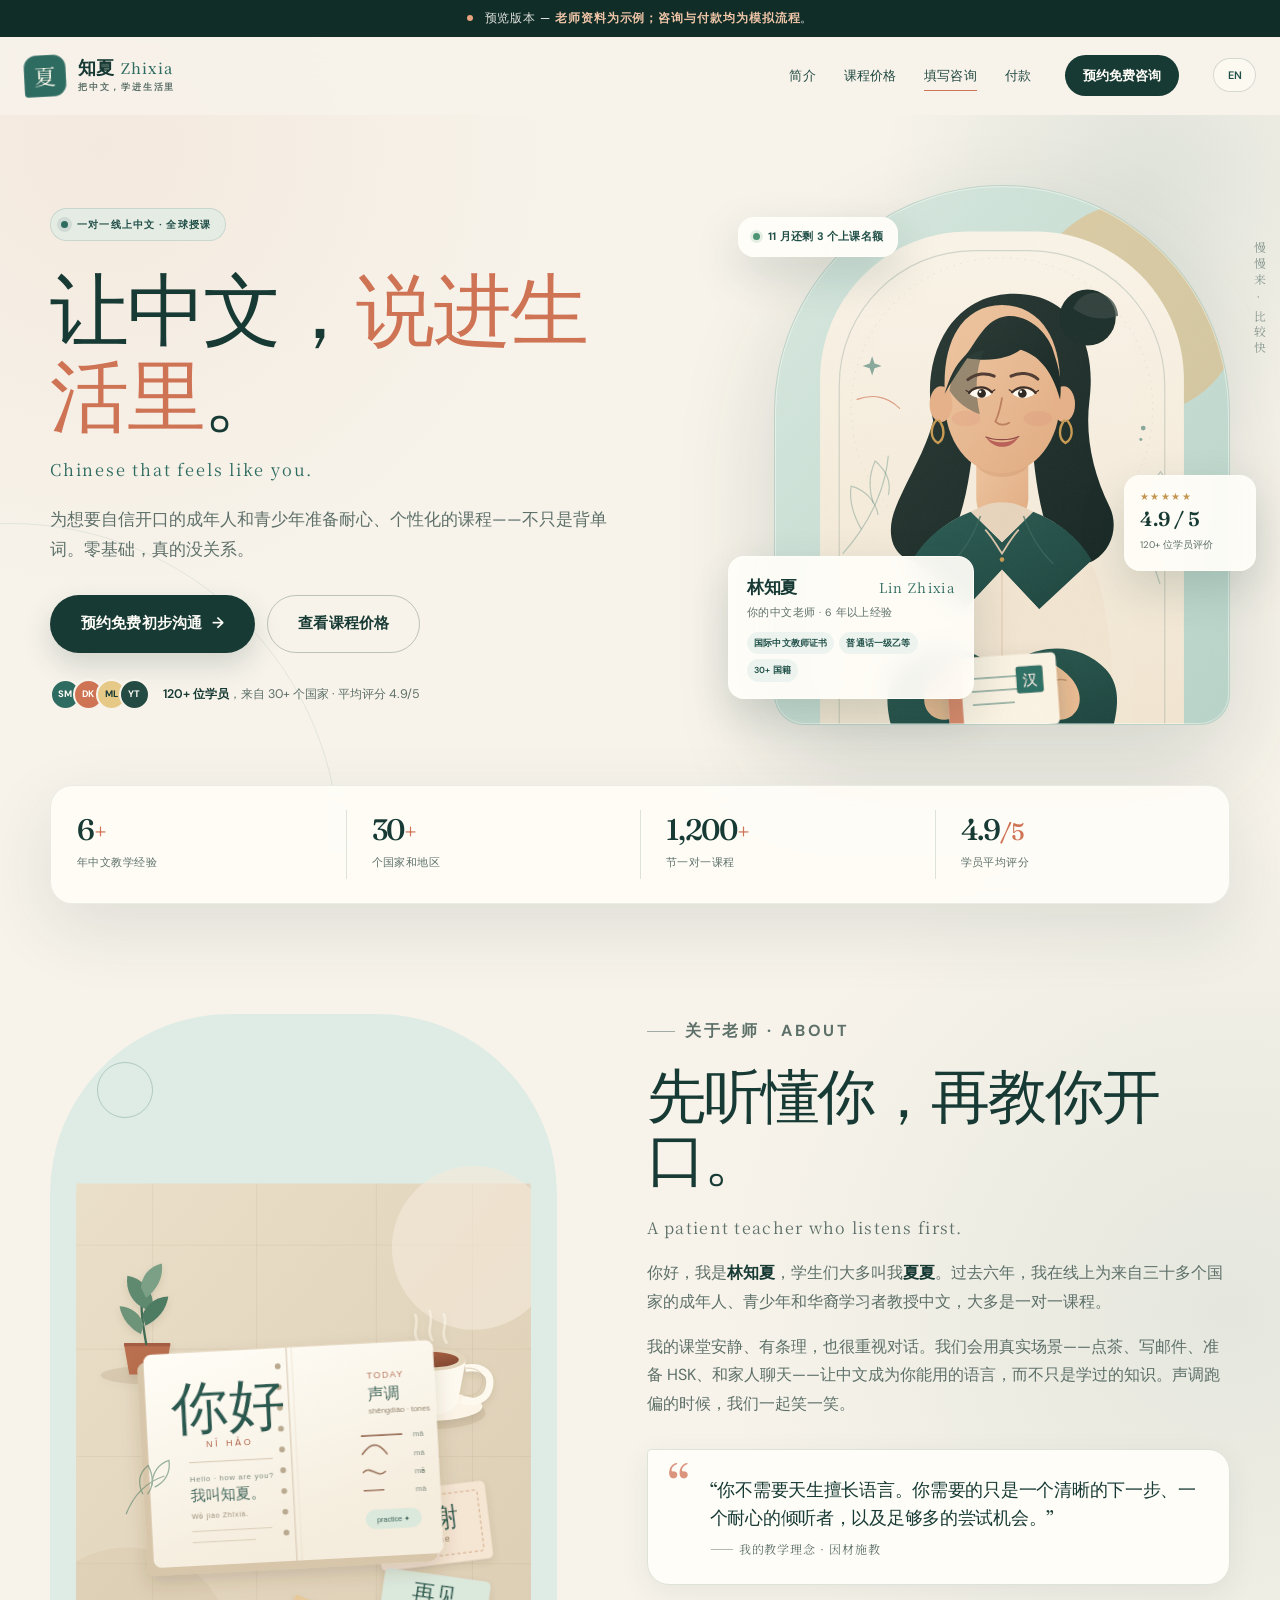
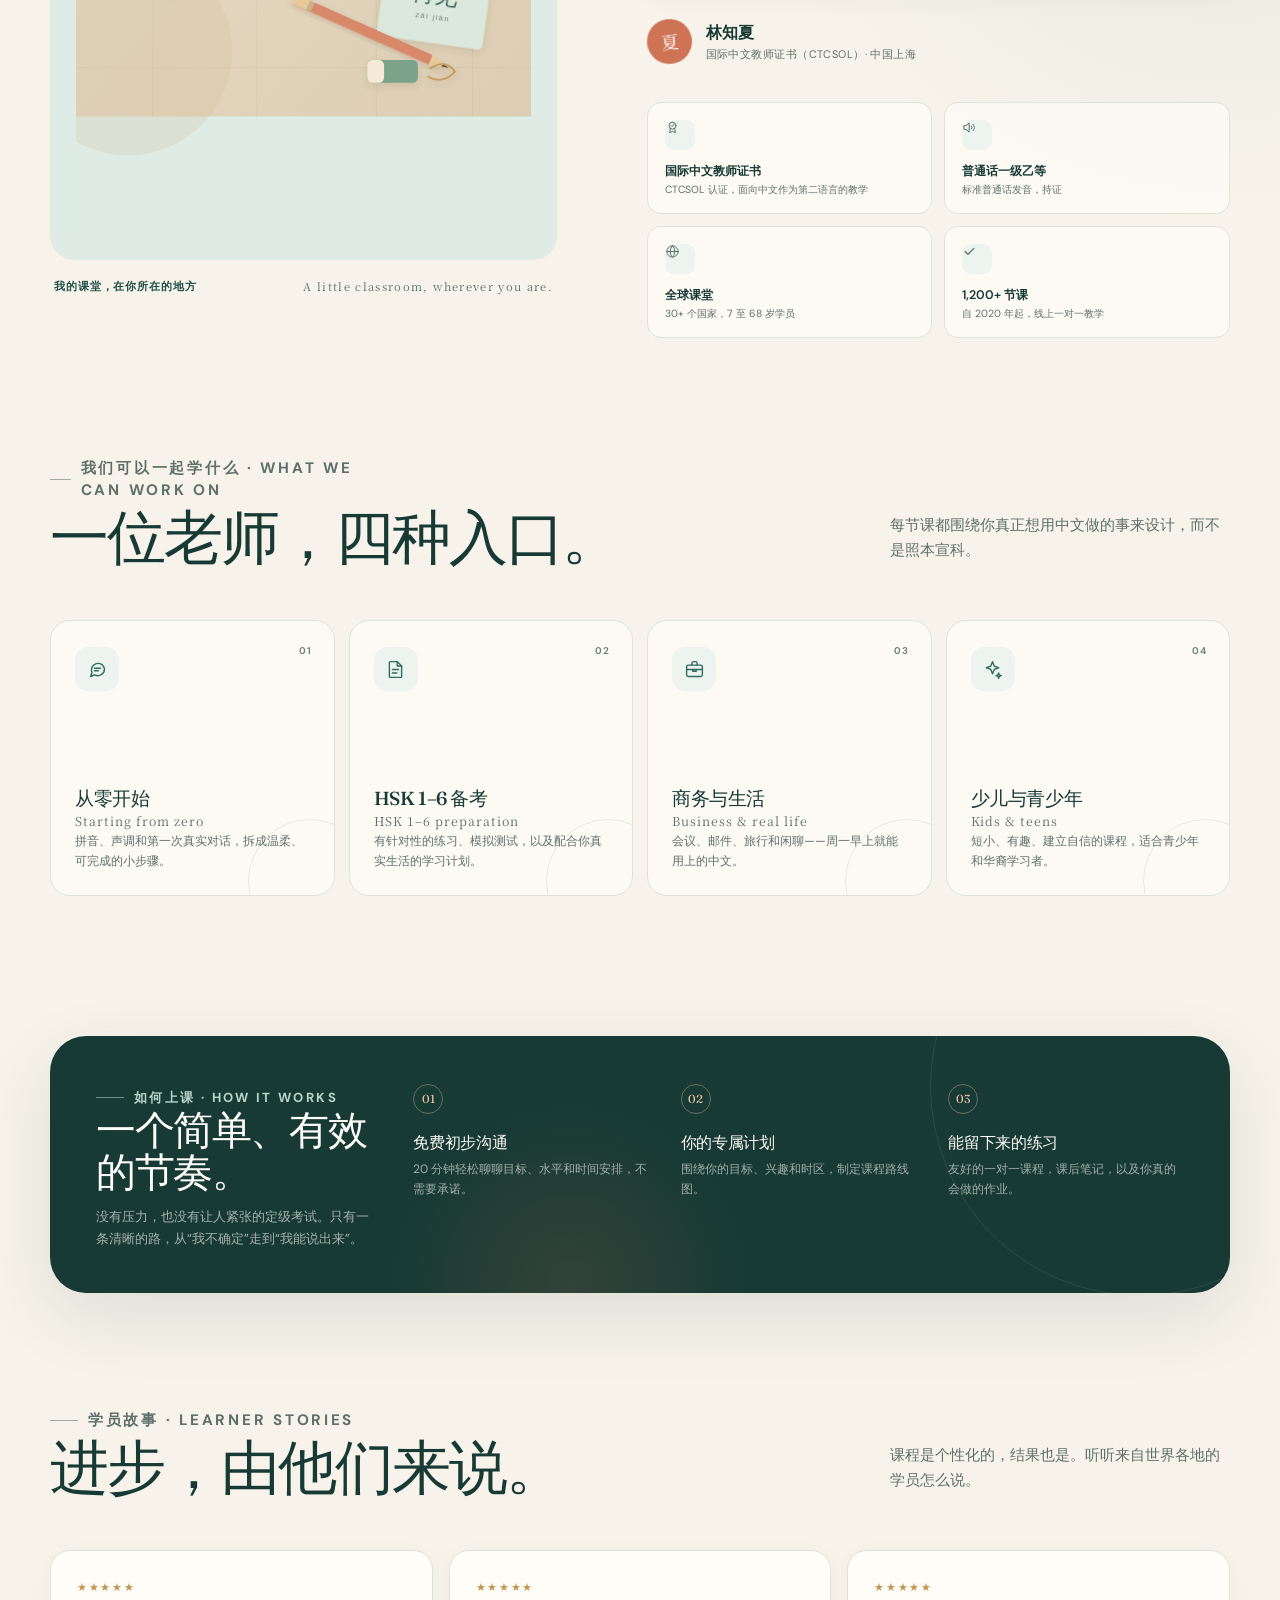
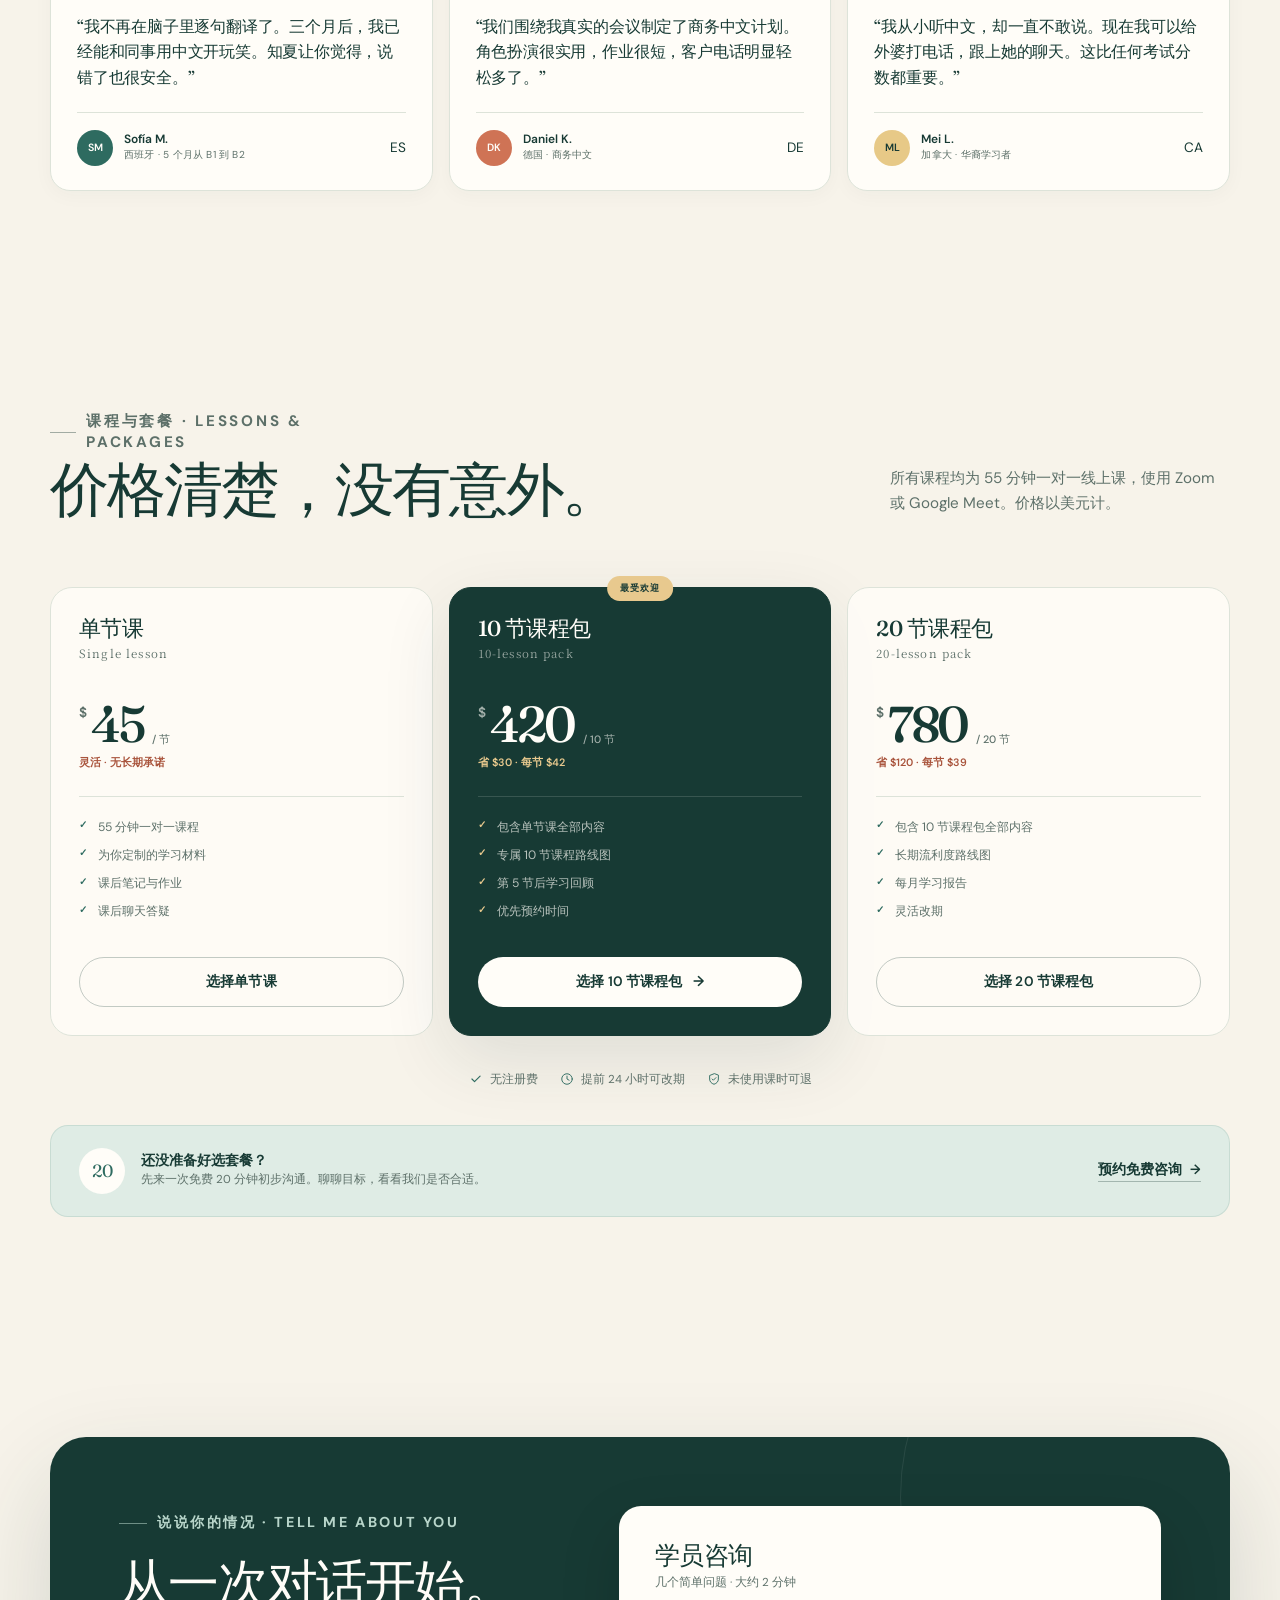
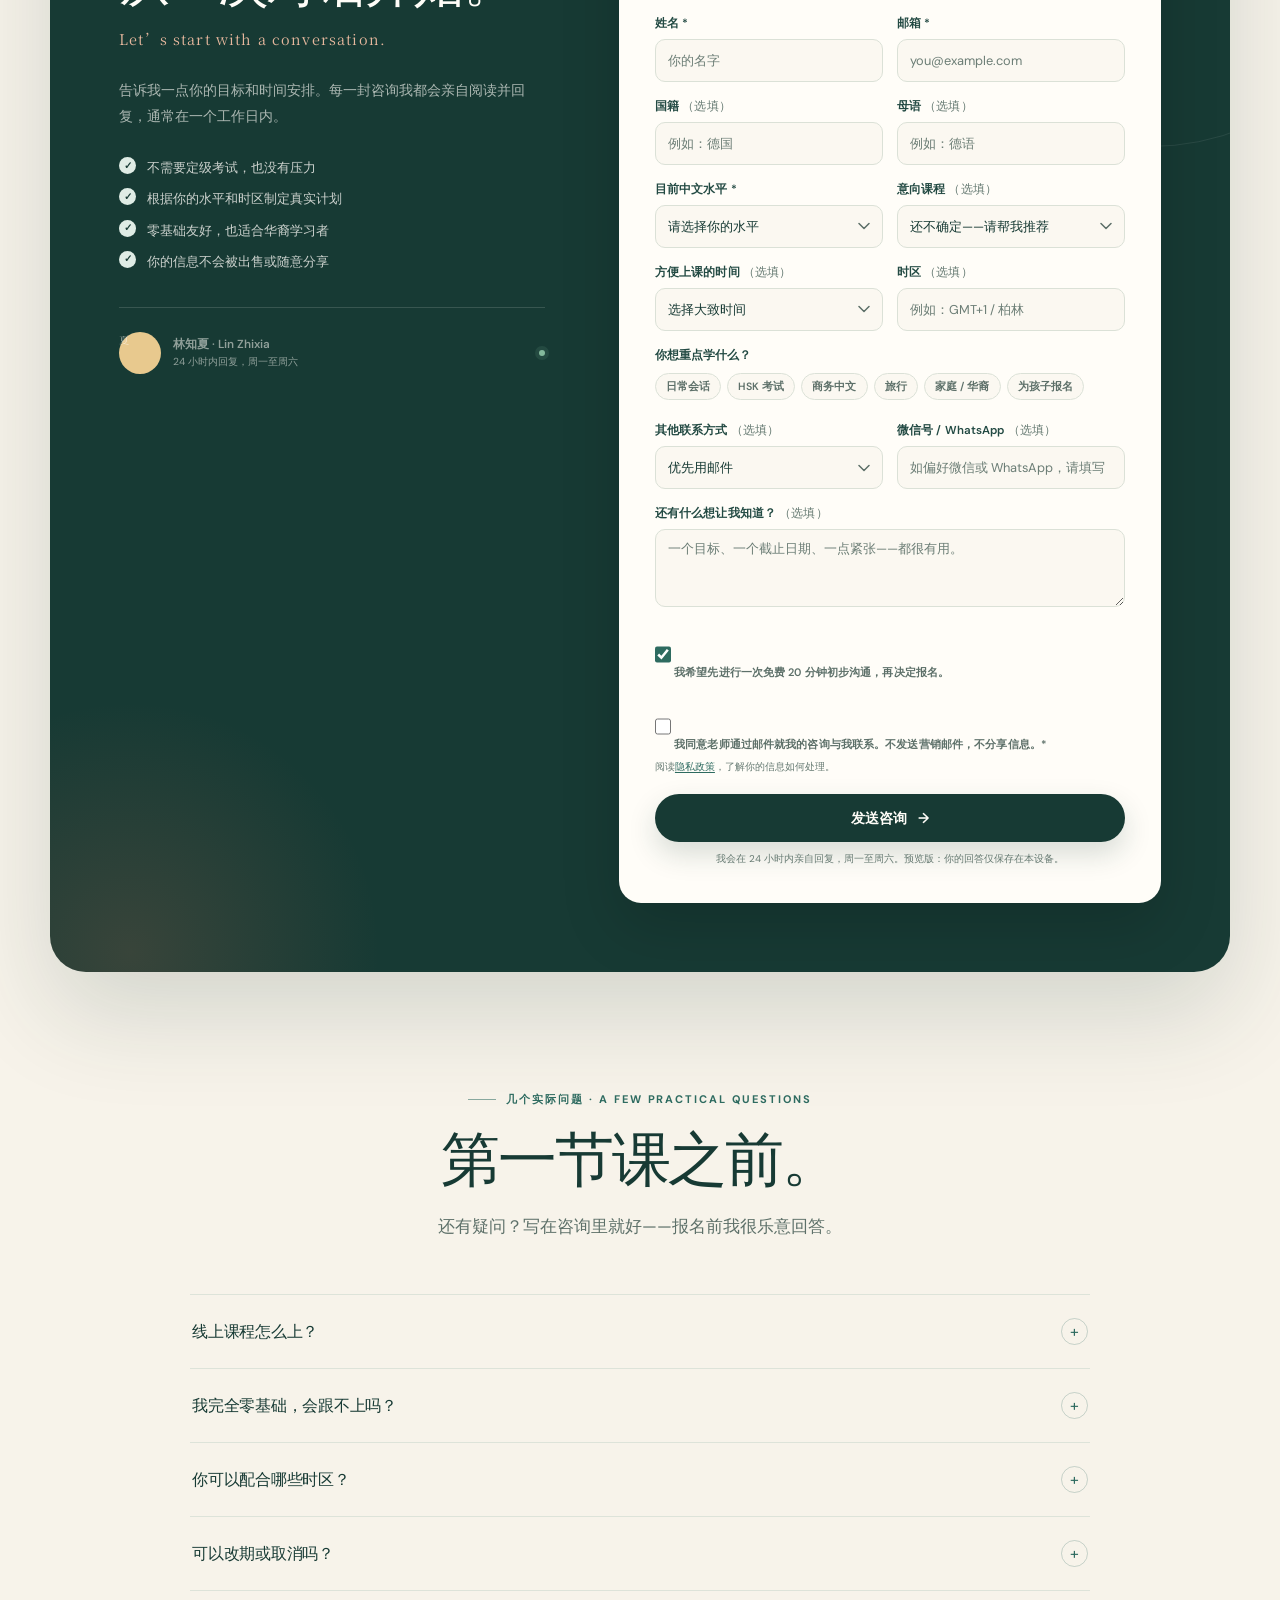
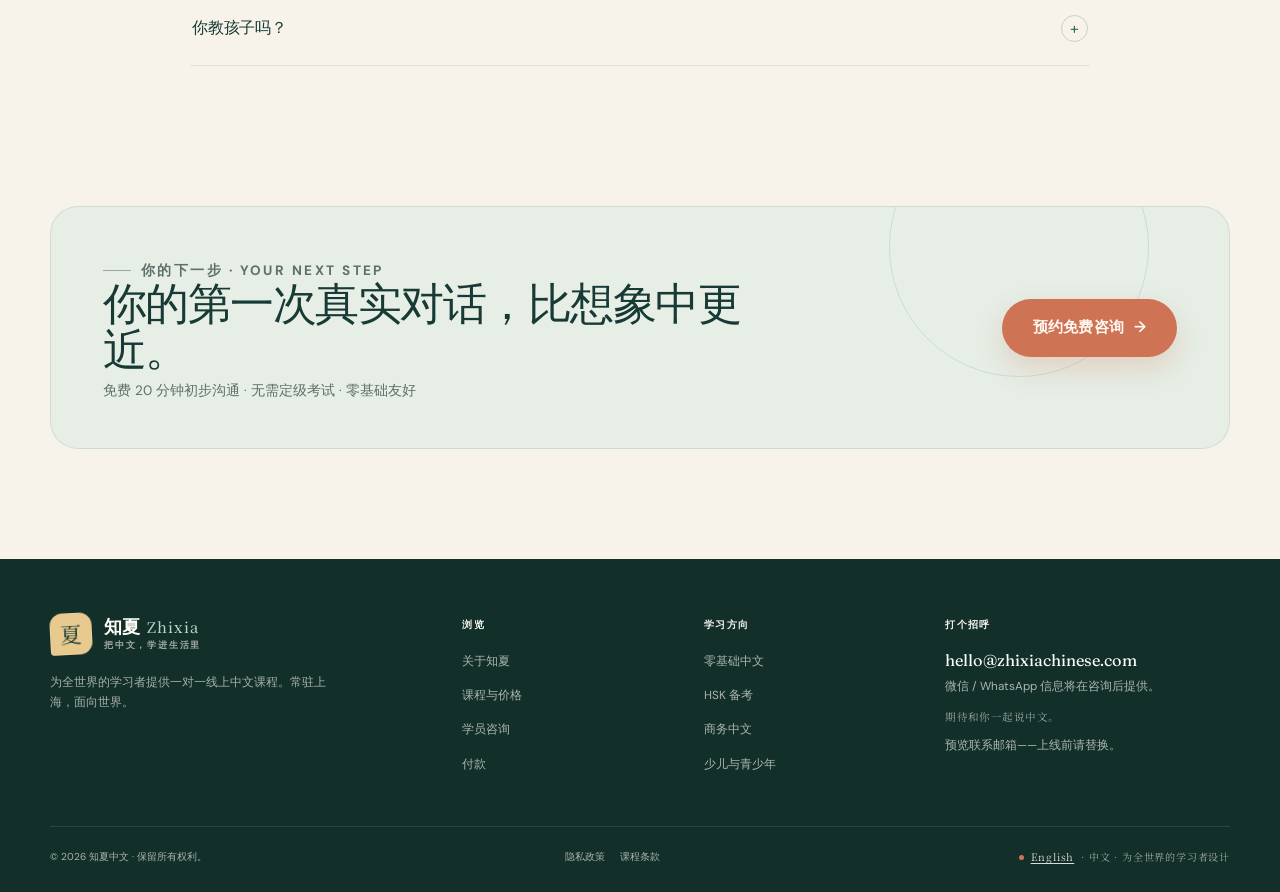
<file: index-zh.html>
<!DOCTYPE html>
<html lang="zh-Hans">
<head>
  <meta charset="UTF-8">
  <meta name="viewport" content="width=device-width, initial-scale=1.0">
  <meta name="theme-color" content="#173a34">
  <meta name="description" content="林知夏一对一线上中文课程：零基础、HSK 备考、商务中文、少儿与华裔中文。耐心、专业、按你的节奏。">
  <meta property="og:title" content="知夏中文 — 让中文，说进生活里">
  <meta property="og:description" content="温暖、专业的一对一线上中文课。零基础友好，支持 HSK、商务、少儿与华裔中文。">
  <meta property="og:type" content="website">
  <meta property="og:image" content="assets/teacher-portrait.svg">
  <title>知夏中文 — 林知夏一对一线上中文</title>

  <link rel="icon" href="assets/favicon.svg" type="image/svg+xml">
  <link rel="manifest" href="site.webmanifest">
  <link rel="alternate" hreflang="zh-Hans" href="index-zh.html">
  <link rel="alternate" hreflang="en" href="index.html">
  <link rel="preconnect" href="https://fonts.googleapis.com">
  <link rel="preconnect" href="https://fonts.gstatic.com" crossorigin>
  <link href="https://fonts.googleapis.com/css2?family=DM+Sans:wght@400;500;600;700&amp;family=Fraunces:ital,opsz,wght@0,9..144,400;0,9..144,500;0,9..144,600;1,9..144,400;1,9..144,500&amp;family=Noto+Serif+SC:wght@400;500;600&amp;display=swap" rel="stylesheet">
  <link rel="stylesheet" href="assets/styles.css">
  <script>document.documentElement.classList.add('js');</script>
  <noscript><style>.reveal{opacity:1!important;transform:none!important}</style></noscript>
</head>
<body>
  <a class="skip-link" href="#main">跳到主要内容</a>

  <div class="demo-bar" data-demo-only>
    <span class="demo-dot" aria-hidden="true"></span>
    预览版本 — <strong>老师资料为示例；咨询与付款均为模拟流程</strong>。
  </div>

  <svg width="0" height="0" style="position:absolute" aria-hidden="true" focusable="false">
    <defs>
      <symbol id="icon-globe" viewBox="0 0 24 24" fill="none" stroke="currentColor" stroke-width="1.6" stroke-linecap="round" stroke-linejoin="round">
        <circle cx="12" cy="12" r="9"/><path d="M3 12h18M12 3c2.4 2.5 3.6 5.5 3.6 9s-1.2 6.5-3.6 9c-2.4-2.5-3.6-5.5-3.6-9S9.6 5.5 12 3Z"/>
      </symbol>
      <symbol id="icon-chat" viewBox="0 0 24 24" fill="none" stroke="currentColor" stroke-width="1.6" stroke-linecap="round" stroke-linejoin="round">
        <path d="M20 11.5a7.5 7.5 0 0 1-11.1 6.6L4 20l1.7-4.5A7.5 7.5 0 1 1 20 11.5Z"/><path d="M8.5 10.5h7M8.5 13.5h4.5"/>
      </symbol>
      <symbol id="icon-document" viewBox="0 0 24 24" fill="none" stroke="currentColor" stroke-width="1.6" stroke-linecap="round" stroke-linejoin="round">
        <path d="M14 3H6a1 1 0 0 0-1 1v16a1 1 0 0 0 1 1h12a1 1 0 0 0 1-1V8Z"/><path d="M14 3v5h5M8.5 12h7M8.5 16h5"/>
      </symbol>
      <symbol id="icon-briefcase" viewBox="0 0 24 24" fill="none" stroke="currentColor" stroke-width="1.6" stroke-linecap="round" stroke-linejoin="round">
        <rect x="3" y="7" width="18" height="13" rx="2"/><path d="M9 7V5a2 2 0 0 1 2-2h2a2 2 0 0 1 2 2v2M3 12h18M10 12v2h4v-2"/>
      </symbol>
      <symbol id="icon-spark" viewBox="0 0 24 24" fill="none" stroke="currentColor" stroke-width="1.6" stroke-linecap="round" stroke-linejoin="round">
        <path d="m12 3 1.9 5.1L19 10l-5.1 1.9L12 17l-1.9-5.1L5 10l5.1-1.9Z"/><path d="m19 16 .8 2.2L22 19l-2.2.8L19 22l-.8-2.2L16 19l2.2-.8Z"/>
      </symbol>
      <symbol id="icon-certificate" viewBox="0 0 24 24" fill="none" stroke="currentColor" stroke-width="1.6" stroke-linecap="round" stroke-linejoin="round">
        <circle cx="12" cy="9" r="5.5"/><path d="m8.5 13.5-1 7L12 18l4.5 2.5-1-7M9.8 9l1.5 1.5L14.4 7"/>
      </symbol>
      <symbol id="icon-sound" viewBox="0 0 24 24" fill="none" stroke="currentColor" stroke-width="1.6" stroke-linecap="round" stroke-linejoin="round">
        <path d="M11 5 6.5 9H3v6h3.5L11 19Z"/><path d="M15 9.5a4 4 0 0 1 0 5M17.8 7a7.5 7.5 0 0 1 0 10"/>
      </symbol>
      <symbol id="icon-clock" viewBox="0 0 24 24" fill="none" stroke="currentColor" stroke-width="1.6" stroke-linecap="round" stroke-linejoin="round">
        <circle cx="12" cy="12" r="9"/><path d="M12 7v5l3.5 2"/>
      </symbol>
      <symbol id="icon-shield" viewBox="0 0 24 24" fill="none" stroke="currentColor" stroke-width="1.6" stroke-linecap="round" stroke-linejoin="round">
        <path d="M12 3 4.5 6v6c0 4.6 3.1 7.6 7.5 9 4.4-1.4 7.5-4.4 7.5-9V6Z"/><path d="m8.8 12 2.1 2.1 4.4-4.4"/>
      </symbol>
      <symbol id="icon-check" viewBox="0 0 24 24" fill="none" stroke="currentColor" stroke-width="2" stroke-linecap="round" stroke-linejoin="round">
        <path d="m5 12 4.5 4.5L19 7"/>
      </symbol>
    </defs>
  </svg>

  <header class="site-header" data-header>
    <div class="header-inner">
      <a class="brand" href="index-zh.html" aria-label="知夏中文首页">
        <span class="brand-mark" aria-hidden="true">夏</span>
        <span class="brand-text">
          <span class="brand-name">知夏 <span lang="en">Zhixia</span></span>
          <span class="brand-sub">把中文，学进生活里</span>
        </span>
      </a>

      <nav class="site-nav" id="site-nav" aria-label="主导航">
        <ul class="nav-list">
          <li><a class="nav-link" href="#about">简介</a></li>
          <li><a class="nav-link" href="#pricing">课程价格</a></li>
          <li><a class="nav-link" href="#inquiry">填写咨询</a></li>
          <li><a class="nav-link" href="pay-zh.html">付款</a></li>
        </ul>
        <a class="nav-cta" href="#inquiry">预约免费咨询</a>
        <a class="nav-lang" href="index.html" lang="en" hreflang="en" aria-label="Switch to English">EN</a>
      </nav>

      <button class="nav-toggle" type="button" aria-controls="site-nav" aria-expanded="false" aria-label="打开导航" data-nav-toggle>
        <span></span>
        <span></span>
      </button>
    </div>
  </header>

  <main id="main" tabindex="-1">
    <section class="hero" aria-labelledby="hero-title">
      <div class="container hero-grid">
        <div class="hero-copy">
          <span class="hero-kicker"><span class="pulse" aria-hidden="true"></span>一对一线上中文 · 全球授课</span>
          <h1 id="hero-title">让中文，<em>说进生活里</em>。</h1>
          <p class="hero-zh" lang="en">Chinese that feels like you.</p>
          <p class="hero-lede">为想要自信开口的成年人和青少年准备耐心、个性化的课程——不只是背单词。零基础，真的没关系。</p>
          <div class="hero-actions">
            <a class="btn btn-primary btn-large" href="#inquiry">预约免费初步沟通 <span class="arrow" aria-hidden="true">→</span></a>
            <a class="btn btn-secondary btn-large" href="#pricing">查看课程价格</a>
          </div>
          <div class="hero-note">
            <div class="mini-avatars" aria-hidden="true">
              <span class="mini-avatar">SM</span>
              <span class="mini-avatar">DK</span>
              <span class="mini-avatar">ML</span>
              <span class="mini-avatar">YT</span>
            </div>
            <span><strong>120+ 位学员</strong>，来自 30+ 个国家 · 平均评分 4.9/5</span>
          </div>
        </div>

        <div class="hero-visual">
          <div class="portrait-stage">
            <div class="portrait-frame">
              <img src="assets/teacher-portrait.svg" alt="中文老师林知夏的插画肖像" width="760" height="900" fetchpriority="high">
            </div>
            <div class="floating-card card-availability">11 月还剩 3 个上课名额</div>
            <div class="floating-card card-teacher">
              <div class="name-row">
                <span class="name">林知夏</span>
                <span class="name-zh" lang="en">Lin Zhixia</span>
              </div>
              <div class="role">你的中文老师 · 6 年以上经验</div>
              <div class="mini-tags">
                <span>国际中文教师证书</span>
                <span>普通话一级乙等</span>
                <span>30+ 国籍</span>
              </div>
            </div>
            <div class="floating-card card-rating">
              <div class="stars" aria-hidden="true">★★★★★</div>
              <strong>4.9 / 5</strong>
              <span>120+ 位学员评价</span>
            </div>
            <div class="vertical-note" aria-hidden="true">慢慢来 · 比较快</div>
          </div>
        </div>
      </div>
    </section>

    <div class="trust-strip">
      <div class="container">
        <div class="trust-grid" role="group" aria-label="教学成果一览">
          <div class="stat">
            <span class="stat-number">6<small>+</small></span>
            <span class="stat-label">年中文教学经验</span>
          </div>
          <div class="stat">
            <span class="stat-number">30<small>+</small></span>
            <span class="stat-label">个国家和地区</span>
          </div>
          <div class="stat">
            <span class="stat-number">1,200<small>+</small></span>
            <span class="stat-label">节一对一课程</span>
          </div>
          <div class="stat">
            <span class="stat-number">4.9<small>/5</small></span>
            <span class="stat-label">学员平均评分</span>
          </div>
        </div>
      </div>
    </div>

    <section class="section" id="about" aria-labelledby="about-title">
      <div class="container about-grid">
        <div class="about-sticky reveal">
          <div class="about-portrait">
            <img src="assets/desk-still-life.svg" alt="插画：一张放着中文课本、茶杯、识字卡和小植物的书桌" width="700" height="820" loading="lazy">
          </div>
          <div class="about-caption">
            <span>我的课堂，在你所在的地方</span>
            <span lang="en">A little classroom, wherever you are.</span>
          </div>
        </div>

        <div class="about-copy reveal">
          <p class="eyebrow">关于老师 · About</p>
          <h2 id="about-title">先听懂你，再教你开口。</h2>
          <p class="zh-line" lang="en">A patient teacher who listens first.</p>
          <p>你好，我是<strong>林知夏</strong>，学生们大多叫我<strong>夏夏</strong>。过去六年，我在线上为来自三十多个国家的成年人、青少年和华裔学习者教授中文，大多是一对一课程。</p>
          <p>我的课堂安静、有条理，也很重视对话。我们会用真实场景——点茶、写邮件、准备 HSK、和家人聊天——让中文成为你能<em>用</em>的语言，而不只是学过的知识。声调跑偏的时候，我们一起笑一笑。</p>

          <blockquote class="about-quote">
            <p>“你不需要天生擅长语言。你需要的只是一个清晰的下一步、一个耐心的倾听者，以及足够多的尝试机会。”</p>
            <footer>—— 我的教学理念 · 因材施教</footer>
          </blockquote>

          <div class="about-signature">
            <span class="signature-mark" aria-hidden="true">夏</span>
            <span>
              <span class="sig-name">林知夏</span>
              <span class="sig-role">国际中文教师证书（CTCSOL）· 中国上海</span>
            </span>
          </div>

          <div class="credentials">
            <div class="credential">
              <span class="credential-icon"><svg aria-hidden="true"><use href="#icon-certificate"/></svg></span>
              <strong>国际中文教师证书</strong>
              <span>CTCSOL 认证，面向中文作为第二语言的教学</span>
            </div>
            <div class="credential">
              <span class="credential-icon"><svg aria-hidden="true"><use href="#icon-sound"/></svg></span>
              <strong>普通话一级乙等</strong>
              <span>标准普通话发音，持证</span>
            </div>
            <div class="credential">
              <span class="credential-icon"><svg aria-hidden="true"><use href="#icon-globe"/></svg></span>
              <strong>全球课堂</strong>
              <span>30+ 个国家，7 至 68 岁学员</span>
            </div>
            <div class="credential">
              <span class="credential-icon"><svg aria-hidden="true"><use href="#icon-check"/></svg></span>
              <strong>1,200+ 节课</strong>
              <span>自 2020 年起，线上一对一教学</span>
            </div>
          </div>
        </div>
      </div>
    </section>

    <section class="section specialties-section" aria-labelledby="specialties-title">
      <div class="container">
        <div class="split-head reveal">
          <div>
            <p class="eyebrow">我们可以一起学什么 · What we can work on</p>
            <h2 id="specialties-title">一位老师，四种入口。</h2>
          </div>
          <p>每节课都围绕你真正想用中文做的事来设计，而不是照本宣科。</p>
        </div>

        <div class="specialty-grid">
          <article class="specialty-card reveal" id="beginner-chinese">
            <span class="specialty-number">01</span>
            <span class="specialty-icon"><svg aria-hidden="true"><use href="#icon-chat"/></svg></span>
            <h3>从零开始</h3>
            <p class="specialty-zh" lang="en">Starting from zero</p>
            <p>拼音、声调和第一次真实对话，拆成温柔、可完成的小步骤。</p>
          </article>
          <article class="specialty-card reveal" id="hsk-prep">
            <span class="specialty-number">02</span>
            <span class="specialty-icon"><svg aria-hidden="true"><use href="#icon-document"/></svg></span>
            <h3>HSK 1–6 备考</h3>
            <p class="specialty-zh" lang="en">HSK 1–6 preparation</p>
            <p>有针对性的练习、模拟测试，以及配合你真实生活的学习计划。</p>
          </article>
          <article class="specialty-card reveal" id="business-chinese">
            <span class="specialty-number">03</span>
            <span class="specialty-icon"><svg aria-hidden="true"><use href="#icon-briefcase"/></svg></span>
            <h3>商务与生活</h3>
            <p class="specialty-zh" lang="en">Business &amp; real life</p>
            <p>会议、邮件、旅行和闲聊——周一早上就能用上的中文。</p>
          </article>
          <article class="specialty-card reveal" id="kids-teens">
            <span class="specialty-number">04</span>
            <span class="specialty-icon"><svg aria-hidden="true"><use href="#icon-spark"/></svg></span>
            <h3>少儿与青少年</h3>
            <p class="specialty-zh" lang="en">Kids &amp; teens</p>
            <p>短小、有趣、建立自信的课程，适合青少年和华裔学习者。</p>
          </article>
        </div>
      </div>
    </section>

    <section class="method-section" aria-labelledby="method-title">
      <div class="container">
        <div class="method-band reveal">
          <div class="method-intro">
            <p class="eyebrow on-dark">如何上课 · How it works</p>
            <h2 id="method-title">一个简单、有效的节奏。</h2>
            <p>没有压力，也没有让人紧张的定级考试。只有一条清晰的路，从“我不确定”走到“我能说出来”。</p>
          </div>
          <div class="method-step">
            <span class="step-num">01</span>
            <h3>免费初步沟通</h3>
            <p>20 分钟轻松聊聊目标、水平和时间安排，不需要承诺。</p>
          </div>
          <div class="method-step">
            <span class="step-num">02</span>
            <h3>你的专属计划</h3>
            <p>围绕你的目标、兴趣和时区，制定课程路线图。</p>
          </div>
          <div class="method-step">
            <span class="step-num">03</span>
            <h3>能留下来的练习</h3>
            <p>友好的一对一课程，课后笔记，以及你真的会做的作业。</p>
          </div>
        </div>
      </div>
    </section>

    <section class="section testimonials-section" aria-labelledby="testimonials-title">
      <div class="container">
        <div class="split-head reveal">
          <div>
            <p class="eyebrow">学员故事 · Learner stories</p>
            <h2 id="testimonials-title">进步，由他们来说。</h2>
          </div>
          <p>课程是个性化的，结果也是。听听来自世界各地的学员怎么说。</p>
        </div>

        <div class="testimonial-grid">
          <article class="testimonial-card reveal">
            <div class="testimonial-stars" role="img" aria-label="5 分，满分 5 分">★★★★★</div>
            <blockquote>“我不再在脑子里逐句翻译了。三个月后，我已经能和同事用中文开玩笑。知夏让你觉得，说错了也很安全。”</blockquote>
            <div class="testimonial-meta">
              <span class="testimonial-avatar" aria-hidden="true">SM</span>
              <span>
                <span class="testimonial-name">Sofía M.</span>
                <span class="testimonial-detail">西班牙 · 5 个月从 B1 到 B2</span>
              </span>
              <span class="testimonial-flag" aria-hidden="true">ES</span>
            </div>
          </article>
          <article class="testimonial-card reveal">
            <div class="testimonial-stars" role="img" aria-label="5 分，满分 5 分">★★★★★</div>
            <blockquote>“我们围绕我真实的会议制定了商务中文计划。角色扮演很实用，作业很短，客户电话明显轻松多了。”</blockquote>
            <div class="testimonial-meta">
              <span class="testimonial-avatar" aria-hidden="true">DK</span>
              <span>
                <span class="testimonial-name">Daniel K.</span>
                <span class="testimonial-detail">德国 · 商务中文</span>
              </span>
              <span class="testimonial-flag" aria-hidden="true">DE</span>
            </div>
          </article>
          <article class="testimonial-card reveal">
            <div class="testimonial-stars" role="img" aria-label="5 分，满分 5 分">★★★★★</div>
            <blockquote>“我从小听中文，却一直不敢说。现在我可以给外婆打电话，跟上她的聊天。这比任何考试分数都重要。”</blockquote>
            <div class="testimonial-meta">
              <span class="testimonial-avatar" aria-hidden="true">ML</span>
              <span>
                <span class="testimonial-name">Mei L.</span>
                <span class="testimonial-detail">加拿大 · 华裔学习者</span>
              </span>
              <span class="testimonial-flag" aria-hidden="true">CA</span>
            </div>
          </article>
        </div>
      </div>
    </section>

    <section class="section pricing-section" id="pricing" aria-labelledby="pricing-title">
      <div class="container">
        <div class="split-head reveal">
          <div>
            <p class="eyebrow">课程与套餐 · Lessons &amp; packages</p>
            <h2 id="pricing-title">价格清楚，没有意外。</h2>
          </div>
          <p>所有课程均为 55 分钟一对一线上课，使用 Zoom 或 Google Meet。价格以美元计。</p>
        </div>

        <div class="pricing-grid">
          <article class="price-card reveal">
            <h3 class="price-name">单节课</h3>
            <p class="price-zh" lang="en">Single lesson</p>
            <div class="price-main">
              <span class="price-currency">$</span>
              <span class="price-amount">45</span>
              <span class="price-unit">/ 节</span>
            </div>
            <p class="price-subline">灵活 · 无长期承诺</p>
            <ul class="price-features">
              <li>55 分钟一对一课程</li>
              <li>为你定制的学习材料</li>
              <li>课后笔记与作业</li>
              <li>课后聊天答疑</li>
            </ul>
            <a class="btn btn-secondary choose-package" href="#inquiry" data-package="single">选择单节课</a>
          </article>

          <article class="price-card featured reveal">
            <span class="price-popular">最受欢迎</span>
            <h3 class="price-name">10 节课程包</h3>
            <p class="price-zh" lang="en">10-lesson pack</p>
            <div class="price-main">
              <span class="price-currency">$</span>
              <span class="price-amount">420</span>
              <span class="price-unit">/ 10 节</span>
            </div>
            <p class="price-subline">省 $30 · 每节 $42</p>
            <ul class="price-features">
              <li>包含单节课全部内容</li>
              <li>专属 10 节课程路线图</li>
              <li>第 5 节后学习回顾</li>
              <li>优先预约时间</li>
            </ul>
            <a class="btn btn-light choose-package" href="#inquiry" data-package="ten">选择 10 节课程包 <span class="arrow" aria-hidden="true">→</span></a>
          </article>

          <article class="price-card reveal">
            <h3 class="price-name">20 节课程包</h3>
            <p class="price-zh" lang="en">20-lesson pack</p>
            <div class="price-main">
              <span class="price-currency">$</span>
              <span class="price-amount">780</span>
              <span class="price-unit">/ 20 节</span>
            </div>
            <p class="price-subline">省 $120 · 每节 $39</p>
            <ul class="price-features">
              <li>包含 10 节课程包全部内容</li>
              <li>长期流利度路线图</li>
              <li>每月学习报告</li>
              <li>灵活改期</li>
            </ul>
            <a class="btn btn-secondary choose-package" href="#inquiry" data-package="twenty">选择 20 节课程包</a>
          </article>
        </div>

        <div class="pricing-note reveal">
          <span><svg aria-hidden="true"><use href="#icon-check"/></svg>无注册费</span>
          <span><svg aria-hidden="true"><use href="#icon-clock"/></svg>提前 24 小时可改期</span>
          <span><svg aria-hidden="true"><use href="#icon-shield"/></svg>未使用课时可退</span>
        </div>

        <div class="trial-strip reveal">
          <div class="trial-strip-copy">
            <span class="trial-badge" aria-hidden="true">20</span>
            <div>
              <h3>还没准备好选套餐？</h3>
              <p>先来一次免费 20 分钟初步沟通。聊聊目标，看看我们是否合适。</p>
            </div>
          </div>
          <a class="text-link" href="#inquiry">预约免费咨询 <span aria-hidden="true">→</span></a>
        </div>
      </div>
    </section>

    <section class="inquiry-section" id="inquiry" aria-labelledby="inquiry-title">
      <div class="container">
        <div class="inquiry-shell">
          <div class="inquiry-copy reveal">
            <p class="eyebrow on-dark">说说你的情况 · Tell me about you</p>
            <h2 id="inquiry-title">从一次对话开始。</h2>
            <p class="zh-line" lang="en">Let’s start with a conversation.</p>
            <p>告诉我一点你的目标和时间安排。每一封咨询我都会亲自阅读并回复，通常在一个工作日内。</p>

            <ul class="inquiry-checks">
              <li>不需要定级考试，也没有压力</li>
              <li>根据你的水平和时区制定真实计划</li>
              <li>零基础友好，也适合华裔学习者</li>
              <li>你的信息不会被出售或随意分享</li>
            </ul>

            <div class="inquiry-response">
              <span class="response-avatar" aria-hidden="true">夏</span>
              <span>
                <strong>林知夏 · Lin Zhixia</strong>
                <span>24 小时内回复，周一至周六</span>
              </span>
              <span class="response-dot" role="img" aria-label="通常在线"></span>
            </div>
          </div>

          <div class="form-card">
            <div class="form-card-head" data-form-intro>
              <h3>学员咨询</h3>
              <p>几个简单问题 · 大约 2 分钟</p>
            </div>

            <form id="inquiry-form" data-inquiry-form method="post">
              <div class="form-grid">
                <div class="field">
                  <label for="name">姓名 <span aria-hidden="true">*</span></label>
                  <input type="text" id="name" name="name" autocomplete="name" placeholder="你的名字" required>
                </div>
                <div class="field">
                  <label for="email">邮箱 <span aria-hidden="true">*</span></label>
                  <input type="email" id="email" name="email" autocomplete="email" placeholder="you@example.com" required>
                </div>

                <div class="field">
                  <label for="nationality">国籍 <span class="optional">（选填）</span></label>
                  <input type="text" id="nationality" name="nationality" autocomplete="country-name" placeholder="例如：德国">
                </div>
                <div class="field">
                  <label for="native-language">母语 <span class="optional">（选填）</span></label>
                  <input type="text" id="native-language" name="nativeLanguage" placeholder="例如：德语">
                </div>

                <div class="field">
                  <label for="level">目前中文水平 <span aria-hidden="true">*</span></label>
                  <select id="level" name="level" required>
                    <option value="" selected disabled>请选择你的水平</option>
                    <option value="Complete beginner">完全零基础</option>
                    <option value="Beginner (HSK 1–2)">初级（HSK 1–2）</option>
                    <option value="Intermediate (HSK 3–4)">中级（HSK 3–4）</option>
                    <option value="Upper-intermediate (HSK 5–6)">中高级（HSK 5–6）</option>
                    <option value="Heritage speaker">华裔学习者</option>
                    <option value="Not sure">不确定——请帮我评估</option>
                  </select>
                </div>
                <div class="field">
                  <label for="package">意向课程 <span class="optional">（选填）</span></label>
                  <select id="package" name="package">
                    <option value="">还不确定——请帮我推荐</option>
                    <option value="single">单节课 · $45</option>
                    <option value="ten">10 节课程包 · $420</option>
                    <option value="twenty">20 节课程包 · $780</option>
                  </select>
                </div>

                <div class="field">
                  <label for="schedule">方便上课的时间 <span class="optional">（选填）</span></label>
                  <select id="schedule" name="schedule">
                    <option value="">选择大致时间</option>
                    <option value="Weekday mornings">工作日上午</option>
                    <option value="Weekday afternoons">工作日下午</option>
                    <option value="Weekday evenings">工作日晚上</option>
                    <option value="Weekends">周末</option>
                    <option value="Flexible">时间不固定——我们聊聊</option>
                  </select>
                </div>
                <div class="field">
                  <label for="timezone">时区 <span class="optional">（选填）</span></label>
                  <input type="text" id="timezone" name="timezone" placeholder="例如：GMT+1 / 柏林">
                </div>

                <div class="field field-full">
                  <fieldset class="fieldset">
                    <legend>你想重点学什么？</legend>
                    <div class="check-pills">
                      <label class="check-pill"><input type="checkbox" name="goals" value="Everyday conversation"><span>日常会话</span></label>
                      <label class="check-pill"><input type="checkbox" name="goals" value="HSK exam"><span>HSK 考试</span></label>
                      <label class="check-pill"><input type="checkbox" name="goals" value="Business Chinese"><span>商务中文</span></label>
                      <label class="check-pill"><input type="checkbox" name="goals" value="Travel"><span>旅行</span></label>
                      <label class="check-pill"><input type="checkbox" name="goals" value="Heritage / family"><span>家庭 / 华裔</span></label>
                      <label class="check-pill"><input type="checkbox" name="goals" value="Kids or teens"><span>为孩子报名</span></label>
                    </div>
                  </fieldset>
                </div>

                <div class="field">
                  <label for="contact-method">其他联系方式 <span class="optional">（选填）</span></label>
                  <select id="contact-method" name="contactMethod">
                    <option value="">优先用邮件</option>
                    <option value="WeChat">微信</option>
                    <option value="WhatsApp">WhatsApp</option>
                  </select>
                </div>
                <div class="field">
                  <label for="contact-handle">微信号 / WhatsApp <span class="optional">（选填）</span></label>
                  <input type="text" id="contact-handle" name="contactHandle" placeholder="如偏好微信或 WhatsApp，请填写">
                </div>

                <div class="field field-full">
                  <label for="notes">还有什么想让我知道？ <span class="optional">（选填）</span></label>
                  <textarea id="notes" name="notes" rows="3" placeholder="一个目标、一个截止日期、一点紧张——都很有用。"></textarea>
                </div>

                <div class="field field-full">
                  <label class="check-row">
                    <input type="checkbox" name="trial" value="Yes, free intro chat" checked>
                    <span>我希望先进行一次免费 20 分钟初步沟通，再决定报名。</span>
                  </label>
                </div>

                <div class="field field-full">
                  <label class="check-row">
                    <input type="checkbox" name="consent" value="Agreed" required>
                    <span>我同意老师通过邮件就我的咨询与我联系。不发送营销邮件，不分享信息。<span aria-hidden="true">*</span></span>
                  </label>
                  <p class="consent-links">阅读<a href="privacy-zh.html">隐私政策</a>，了解你的信息如何处理。</p>
                </div>
              </div>

              <div class="form-actions">
                <button class="btn btn-primary btn-block" type="submit">发送咨询 <span class="arrow" aria-hidden="true">→</span></button>
                <p class="form-fineprint">我会在 24 小时内亲自回复，周一至周六。<span data-demo-only>预览版：你的回答仅保存在本设备。</span></p>
              </div>
            </form>

            <div class="form-success" id="inquiry-success" role="status" aria-live="polite" aria-labelledby="inquiry-success-title" hidden tabindex="-1">
              <span class="success-icon" aria-hidden="true">✓</span>
              <h3 id="inquiry-success-title">谢谢你，<span data-success-name>朋友</span>。</h3>
              <p data-success-live hidden>你的咨询已收到。我会在 24 小时内（周一至周六）回复到 <strong data-success-email>你的邮箱</strong>，附上几个时间和简单的下一步。</p>
              <p data-success-demo>预览版已将你的回答保存在本设备。正式上线后，你的咨询会发送给知夏，并在 24 小时内收到回复。</p>
              <span class="success-summary" data-success-plan>意向课程：由老师推荐</span>
              <div class="success-actions">
                <a class="btn btn-primary" href="pay-zh.html" data-success-pay>继续付款 <span class="arrow" aria-hidden="true">→</span></a>
                <button class="btn btn-secondary" type="button" data-reset-inquiry>再填一份咨询</button>
              </div>
              <p class="success-wait">想先等我的回复？没问题——我们确认方案后，我再把付款链接发给你。</p>
              <a class="text-link small-link" href="#pricing">我想先看看课程套餐</a>
            </div>
          </div>
        </div>
      </div>
    </section>

    <section class="section faq-section" id="faq" aria-labelledby="faq-title">
      <div class="container">
        <div class="section-head centered reveal">
          <p class="eyebrow">几个实际问题 · A few practical questions</p>
          <h2 id="faq-title">第一节课之前。</h2>
          <p class="lede">还有疑问？写在咨询里就好——报名前我很乐意回答。</p>
        </div>

        <div class="faq-list reveal">
          <details class="faq-item">
            <summary>线上课程怎么上？</summary>
            <div class="faq-answer">
              <p>我们在 Zoom 或 Google Meet 一对一见面上课，每节 55 分钟。我会共享屏幕展示课程材料，课后你会收到笔记、纠错和一个小作业。你只需要稳定的网络、麦克风和相对安静的空间。</p>
            </div>
          </details>
          <details class="faq-item">
            <summary>我完全零基础，会跟不上吗？</summary>
            <div class="faq-answer">
              <p>不会。我们从拼音和声调开始，按照你耳朵能接受的节奏来。在你准备好之前，我会用清晰的英文解释一切。很多学生刚来时只会说“你好”。</p>
            </div>
          </details>
          <details class="faq-item">
            <summary>你可以配合哪些时区？</summary>
            <div class="faq-answer">
              <p>我常驻上海（GMT+8），学生来自欧洲、北美、亚洲和澳大利亚。我会为不同时区保留清晨和晚间时段。在表单里告诉我你的时间，我会给出几个选择。</p>
            </div>
          </details>
          <details class="faq-item">
            <summary>可以改期或取消吗？</summary>
            <div class="faq-answer">
              <p>可以——请至少提前 24 小时通知，我们可以免费改期。更晚取消会记作一次已使用课程，但如果遇到突发情况，我会尽量灵活处理。</p>
            </div>
          </details>
          <details class="faq-item">
            <summary>你教孩子吗？</summary>
            <div class="faq-answer">
              <p>我教 7 岁左右的青少年，也教成年人和华裔学习者。儿童课程需要家长或监护人在初步沟通的前五分钟一起参加，方便我们对齐目标和上课方式。</p>
            </div>
          </details>
        </div>
      </div>
    </section>

    <section class="cta-section" aria-labelledby="cta-title">
      <div class="container">
        <div class="cta-band reveal">
          <div>
            <p class="eyebrow">你的下一步 · Your next step</p>
            <h2 id="cta-title">你的第一次真实对话，比想象中更近。</h2>
            <p>免费 20 分钟初步沟通 · 无需定级考试 · 零基础友好</p>
          </div>
          <a class="btn btn-coral btn-large" href="#inquiry">预约免费咨询 <span class="arrow" aria-hidden="true">→</span></a>
        </div>
      </div>
    </section>
  </main>

  <footer class="site-footer">
    <div class="container">
      <div class="footer-main">
        <div class="footer-brand">
          <a class="brand" href="index-zh.html" aria-label="知夏中文首页">
            <span class="brand-mark" aria-hidden="true">夏</span>
            <span class="brand-text">
              <span class="brand-name">知夏 <span lang="en">Zhixia</span></span>
              <span class="brand-sub">把中文，学进生活里</span>
            </span>
          </a>
          <p class="footer-blurb">为全世界的学习者提供一对一线上中文课程。常驻上海，面向世界。</p>
        </div>

        <div class="footer-col">
          <h3>浏览</h3>
          <ul>
            <li><a href="#about">关于知夏</a></li>
            <li><a href="#pricing">课程与价格</a></li>
            <li><a href="#inquiry">学员咨询</a></li>
            <li><a href="pay-zh.html">付款</a></li>
          </ul>
        </div>

        <div class="footer-col">
          <h3>学习方向</h3>
          <ul>
            <li><a href="#beginner-chinese">零基础中文</a></li>
            <li><a href="#hsk-prep">HSK 备考</a></li>
            <li><a href="#business-chinese">商务中文</a></li>
            <li><a href="#kids-teens">少儿与青少年</a></li>
          </ul>
        </div>

        <div class="footer-col footer-contact">
          <h3>打个招呼</h3>
          <a href="mailto:hello@zhixiachinese.com">hello@zhixiachinese.com</a>
          <p>微信 / WhatsApp 信息将在咨询后提供。</p>
          <p class="zh-note" lang="zh-Hans">期待和你一起说中文。</p>
          <p data-demo-only>预览联系邮箱——上线前请替换。</p>
        </div>
      </div>

      <div class="footer-bottom">
        <p>© <span data-year>2026</span> 知夏中文 · 保留所有权利。</p>
        <nav class="footer-legal" aria-label="法律信息">
          <a href="privacy-zh.html">隐私政策</a>
          <a href="terms-zh.html">课程条款</a>
        </nav>
        <span class="footer-seal"><a href="index.html" lang="en" hreflang="en">English</a> · 中文 · 为全世界的学习者设计</span>
      </div>
    </div>
  </footer>

  <script src="assets/app.js" defer></script>
</body>
</html>
</file>
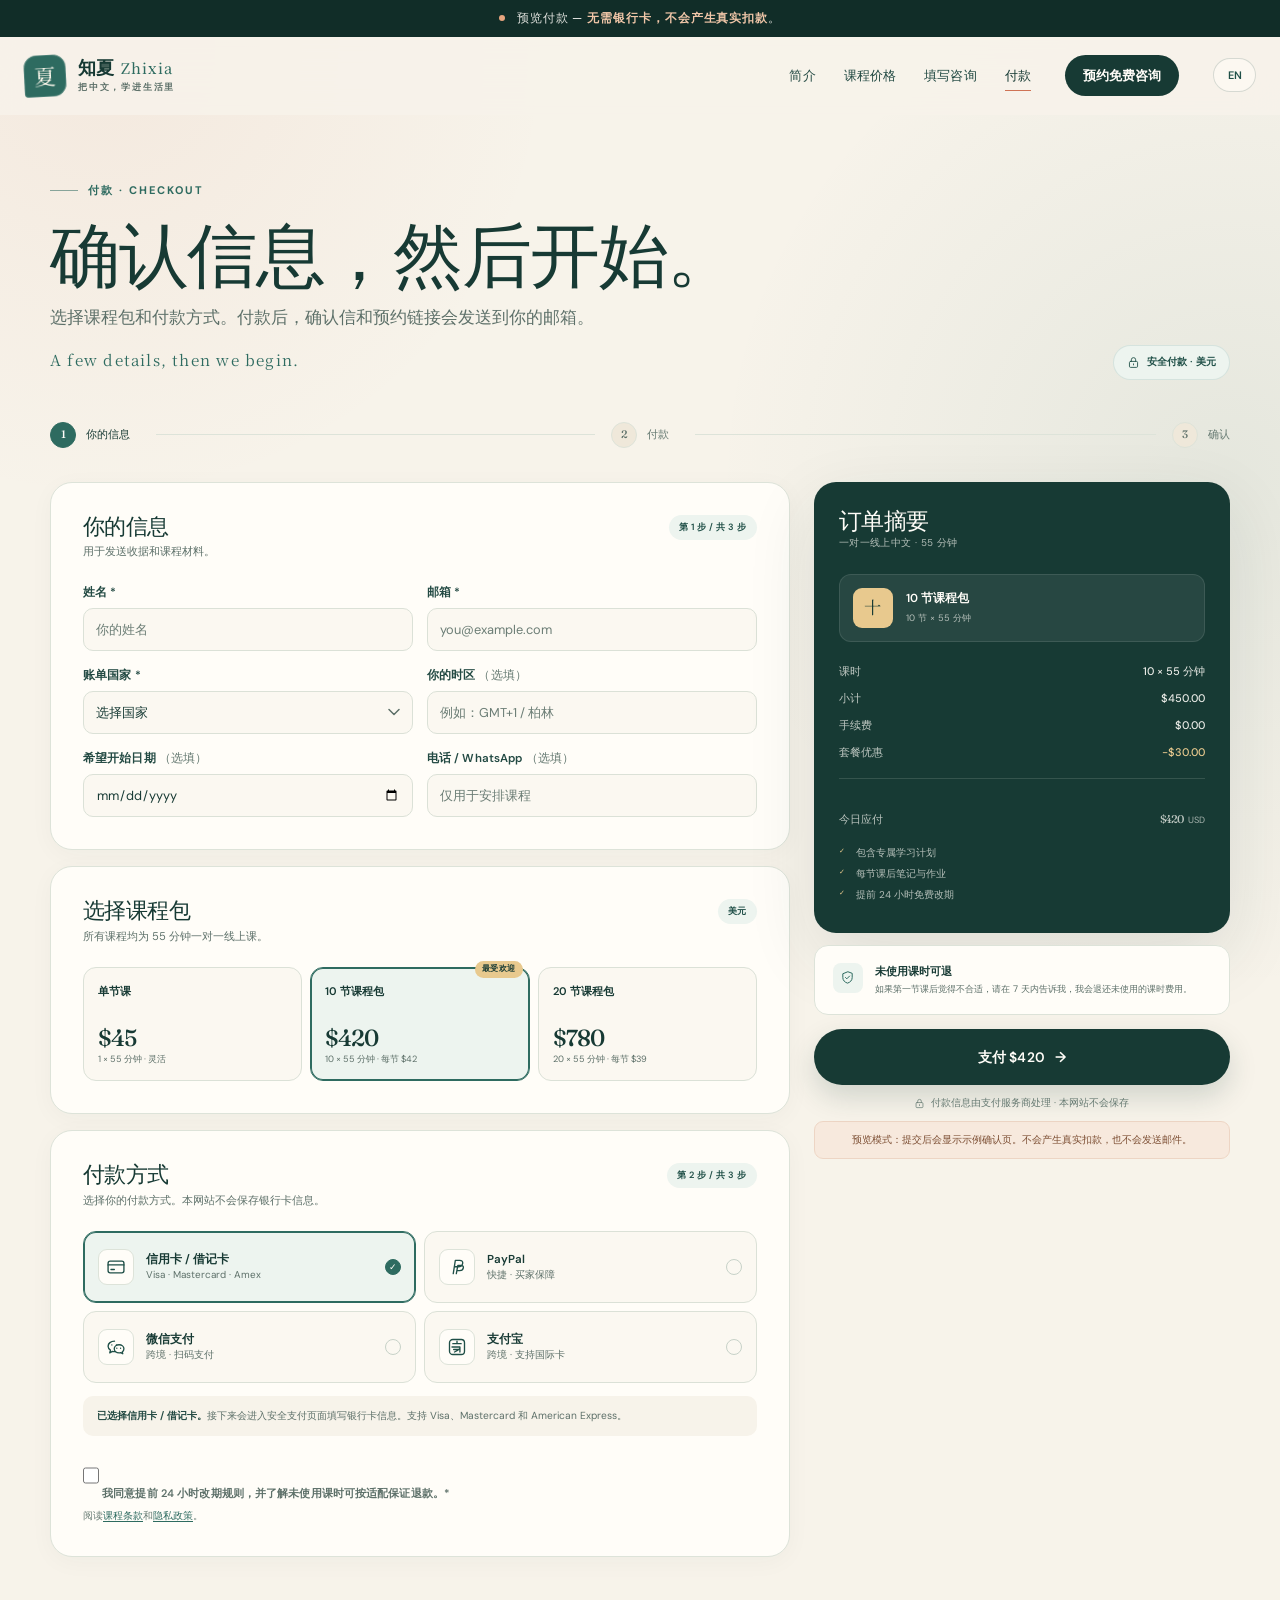
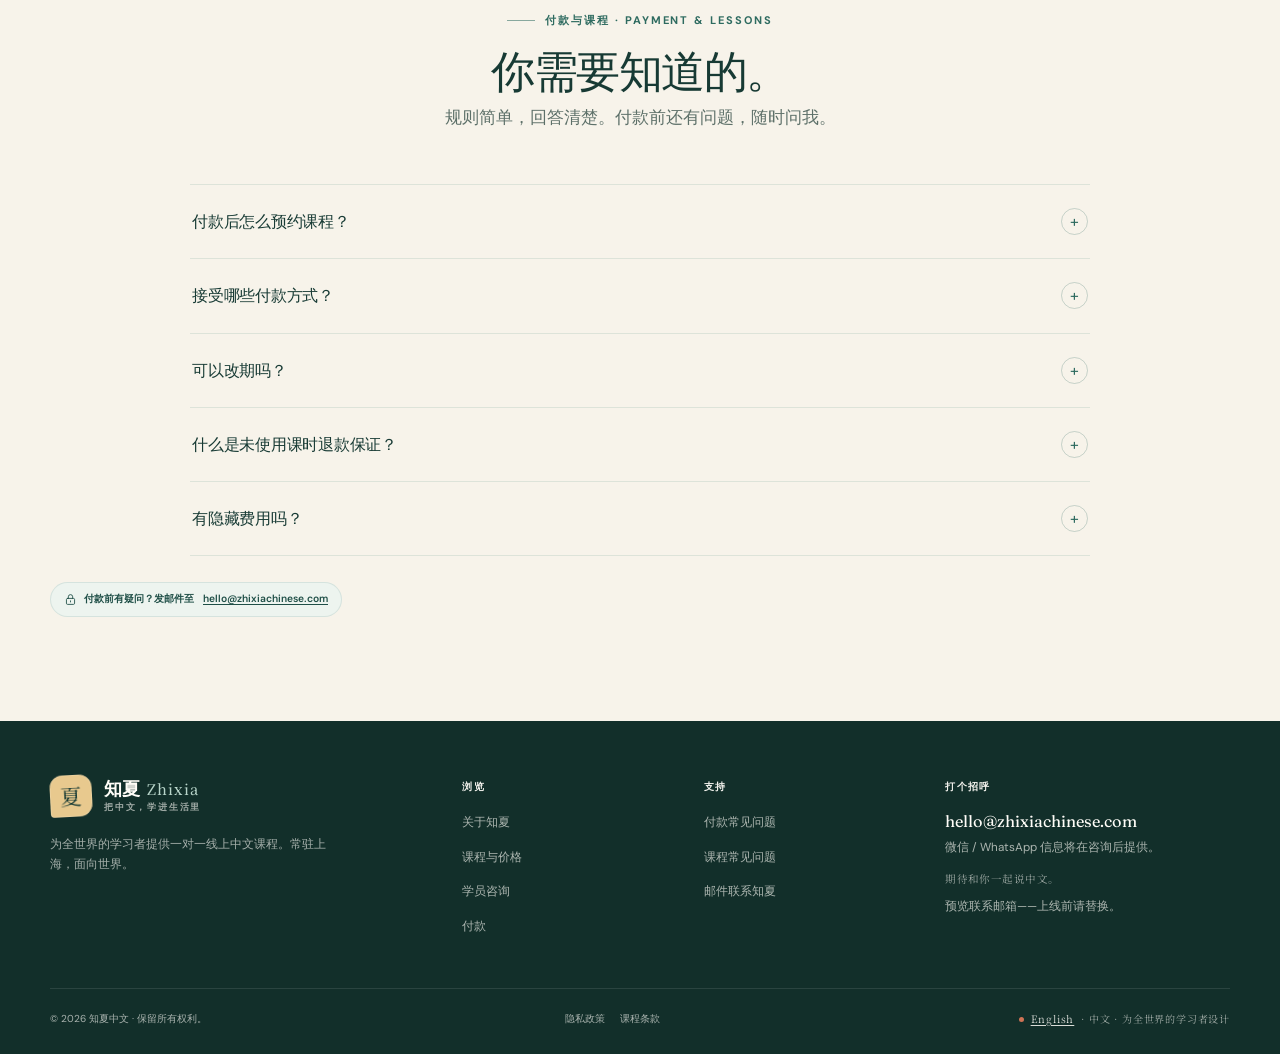
<file: pay-zh.html>
<!DOCTYPE html>
<html lang="zh-Hans">
<head>
  <meta charset="UTF-8">
  <meta name="viewport" content="width=device-width, initial-scale=1.0">
  <meta name="theme-color" content="#173a34">
  <meta name="description" content="知夏中文安全付款页：选择单节课、10 节课程包或 20 节课程包，支持信用卡、PayPal、微信支付与支付宝跨境付款。">
  <meta property="og:title" content="付款 — 知夏中文">
  <meta property="og:description" content="选择中文课程包并完成报名，支持多种付款方式。">
  <meta property="og:type" content="website">
  <meta property="og:image" content="assets/teacher-portrait.svg">
  <title>付款 — 知夏中文</title>

  <link rel="icon" href="assets/favicon.svg" type="image/svg+xml">
  <link rel="manifest" href="site.webmanifest">
  <link rel="alternate" hreflang="zh-Hans" href="pay-zh.html">
  <link rel="alternate" hreflang="en" href="pay.html">
  <link rel="preconnect" href="https://fonts.googleapis.com">
  <link rel="preconnect" href="https://fonts.gstatic.com" crossorigin>
  <link href="https://fonts.googleapis.com/css2?family=DM+Sans:wght@400;500;600;700&amp;family=Fraunces:ital,opsz,wght@0,9..144,400;0,9..144,500;0,9..144,600;1,9..144,400;1,9..144,500&amp;family=Noto+Serif+SC:wght@400;500;600&amp;display=swap" rel="stylesheet">
  <link rel="stylesheet" href="assets/styles.css">
  <script>document.documentElement.classList.add('js');</script>
  <noscript><style>.reveal{opacity:1!important;transform:none!important}</style></noscript>
</head>
<body>
  <a class="skip-link" href="#main">跳到主要内容</a>

  <div class="demo-bar" data-demo-only>
    <span class="demo-dot" aria-hidden="true"></span>
    预览付款 — <strong>无需银行卡，不会产生真实扣款</strong>。
  </div>

  <svg width="0" height="0" style="position:absolute" aria-hidden="true" focusable="false">
    <defs>
      <symbol id="icon-lock" viewBox="0 0 24 24" fill="none" stroke="currentColor" stroke-width="1.6" stroke-linecap="round" stroke-linejoin="round">
        <rect x="4.5" y="10" width="15" height="11" rx="2"/><path d="M8 10V7a4 4 0 0 1 8 0v3M12 14.5v2"/>
      </symbol>
      <symbol id="icon-shield" viewBox="0 0 24 24" fill="none" stroke="currentColor" stroke-width="1.6" stroke-linecap="round" stroke-linejoin="round">
        <path d="M12 3 4.5 6v6c0 4.6 3.1 7.6 7.5 9 4.4-1.4 7.5-4.4 7.5-9V6Z"/><path d="m8.8 12 2.1 2.1 4.4-4.4"/>
      </symbol>
      <symbol id="icon-card" viewBox="0 0 24 24" fill="none" stroke="currentColor" stroke-width="1.6" stroke-linecap="round" stroke-linejoin="round">
        <rect x="2.5" y="5" width="19" height="14" rx="2.5"/><path d="M2.5 9.5h19M6 15h4"/>
      </symbol>
      <symbol id="icon-paypal" viewBox="0 0 24 24" fill="none" stroke="currentColor" stroke-width="1.6" stroke-linecap="round" stroke-linejoin="round">
        <path d="M7.5 20 10 4h5.2c2.6 0 4 1.3 3.6 3.6-.5 2.8-2.4 4.1-5.4 4.1H10"/><path d="M11.2 20 13 10h3.5c2.2 0 3.4 1.1 3.1 3-.4 2.3-2 3.4-4.5 3.4h-2"/>
      </symbol>
      <symbol id="icon-wechat" viewBox="0 0 24 24" fill="none" stroke="currentColor" stroke-width="1.6" stroke-linecap="round" stroke-linejoin="round">
        <path d="M10.2 5C5.8 5 2.5 7.7 2.5 11c0 1.9 1 3.5 2.8 4.7L4.5 19l3.2-1.7c.8.2 1.6.3 2.5.3.4 0 .8 0 1.2-.1"/>
        <path d="M21.5 14.2c0-2.7-2.6-4.9-5.8-4.9s-5.8 2.2-5.8 4.9 2.6 4.9 5.8 4.9c.7 0 1.3-.1 1.9-.3l2.5 1.3-.6-2.1c1.2-.9 2-2.2 2-3.8Z"/>
        <path d="M7 9.5h.01M12.5 9.5h.01M13 13.5h.01M17.5 13.5h.01"/>
      </symbol>
      <symbol id="icon-alipay" viewBox="0 0 24 24" fill="none" stroke="currentColor" stroke-width="1.6" stroke-linecap="round" stroke-linejoin="round">
        <rect x="3" y="3" width="18" height="18" rx="4"/><path d="M7 8h10M12 5v3M6 12h9M8 15h6M9 18c2.5-1 4.6-2.4 6.5-4.2M15.5 12v6"/>
      </symbol>
      <symbol id="icon-print" viewBox="0 0 24 24" fill="none" stroke="currentColor" stroke-width="1.6" stroke-linecap="round" stroke-linejoin="round">
        <path d="M6 9V3h12v6M6 18H4a1 1 0 0 1-1-1v-6a2 2 0 0 1 2-2h14a2 2 0 0 1 2 2v6a1 1 0 0 1-1 1h-2"/><rect x="6" y="14" width="12" height="7" rx="1"/>
      </symbol>
      <symbol id="icon-check" viewBox="0 0 24 24" fill="none" stroke="currentColor" stroke-width="2" stroke-linecap="round" stroke-linejoin="round">
        <path d="m5 12 4.5 4.5L19 7"/>
      </symbol>
    </defs>
  </svg>

  <header class="site-header" data-header>
    <div class="header-inner">
      <a class="brand" href="index-zh.html" aria-label="知夏中文首页">
        <span class="brand-mark" aria-hidden="true">夏</span>
        <span class="brand-text">
          <span class="brand-name">知夏 <span lang="en">Zhixia</span></span>
          <span class="brand-sub">把中文，学进生活里</span>
        </span>
      </a>

      <nav class="site-nav" id="site-nav" aria-label="主导航">
        <ul class="nav-list">
          <li><a class="nav-link" href="index-zh.html#about">简介</a></li>
          <li><a class="nav-link" href="index-zh.html#pricing">课程价格</a></li>
          <li><a class="nav-link" href="index-zh.html#inquiry">填写咨询</a></li>
          <li><a class="nav-link" href="pay-zh.html" aria-current="page">付款</a></li>
        </ul>
        <a class="nav-cta" href="index-zh.html#inquiry">预约免费咨询</a>
        <a class="nav-lang" href="pay.html" lang="en" hreflang="en" aria-label="Switch to English">EN</a>
      </nav>

      <button class="nav-toggle" type="button" aria-controls="site-nav" aria-expanded="false" aria-label="打开导航" data-nav-toggle>
        <span></span>
        <span></span>
      </button>
    </div>
  </header>

  <main id="main" class="checkout-page" tabindex="-1">
    <div class="container">
      <div class="checkout-head">
        <div>
          <p class="eyebrow">付款 · Checkout</p>
          <h1>确认信息，然后开始。</h1>
          <p class="lede">选择课程包和付款方式。付款后，确认信和预约链接会发送到你的邮箱。</p>
          <p class="zh-line" lang="en">A few details, then we begin.</p>
        </div>
        <span class="checkout-secure">
          <svg aria-hidden="true"><use href="#icon-lock"/></svg>
          安全付款 · 美元
        </span>
      </div>

      <ol class="checkout-steps" aria-label="付款进度" data-checkout-steps>
        <li class="is-active" data-step="1"><span class="step-dot">1</span>你的信息</li>
        <li data-step="2"><span class="step-dot">2</span>付款</li>
        <li data-step="3"><span class="step-dot">3</span>确认</li>
      </ol>

      <form class="checkout-layout" id="checkout-form" data-checkout-form method="post">
        <div class="checkout-main">
          <section class="panel" aria-labelledby="details-title">
            <div class="panel-head">
              <div>
                <h2 id="details-title">你的信息</h2>
                <p>用于发送收据和课程材料。</p>
              </div>
              <span class="panel-kicker">第 1 步 / 共 3 步</span>
            </div>

            <div class="form-grid">
              <div class="field">
                <label for="checkout-name">姓名 <span aria-hidden="true">*</span></label>
                <input type="text" id="checkout-name" name="name" autocomplete="name" placeholder="你的姓名" required>
              </div>
              <div class="field">
                <label for="checkout-email">邮箱 <span aria-hidden="true">*</span></label>
                <input type="email" id="checkout-email" name="email" autocomplete="email" placeholder="you@example.com" required>
              </div>
              <div class="field">
                <label for="checkout-country">账单国家 <span aria-hidden="true">*</span></label>
                <select id="checkout-country" name="country" autocomplete="country-name" required>
                  <option value="" selected disabled>选择国家</option>
                  <option value="Australia">澳大利亚</option>
                  <option value="Brazil">巴西</option>
                  <option value="Canada">加拿大</option>
                  <option value="China">中国</option>
                  <option value="France">法国</option>
                  <option value="Germany">德国</option>
                  <option value="Italy">意大利</option>
                  <option value="Japan">日本</option>
                  <option value="Mexico">墨西哥</option>
                  <option value="Netherlands">荷兰</option>
                  <option value="Singapore">新加坡</option>
                  <option value="South Korea">韩国</option>
                  <option value="Spain">西班牙</option>
                  <option value="Sweden">瑞典</option>
                  <option value="Switzerland">瑞士</option>
                  <option value="United Arab Emirates">阿联酋</option>
                  <option value="United Kingdom">英国</option>
                  <option value="United States">美国</option>
                  <option value="Other">其他</option>
                </select>
              </div>
              <div class="field">
                <label for="checkout-timezone">你的时区 <span class="optional">（选填）</span></label>
                <input type="text" id="checkout-timezone" name="timezone" placeholder="例如：GMT+1 / 柏林">
              </div>
              <div class="field">
                <label for="checkout-start">希望开始日期 <span class="optional">（选填）</span></label>
                <input type="date" id="checkout-start" name="startDate">
              </div>
              <div class="field">
                <label for="checkout-phone">电话 / WhatsApp <span class="optional">（选填）</span></label>
                <input type="tel" id="checkout-phone" name="phone" autocomplete="tel" placeholder="仅用于安排课程">
              </div>
            </div>
          </section>

          <section class="panel" aria-labelledby="package-title">
            <div class="panel-head">
              <div>
                <h2 id="package-title">选择课程包</h2>
                <p>所有课程均为 55 分钟一对一线上课。</p>
              </div>
              <span class="panel-kicker">美元</span>
            </div>

            <div class="package-options" role="radiogroup" aria-label="课程套餐">
              <label class="package-option">
                <input type="radio" name="package" value="single">
                <span class="package-option-inner">
                  <span class="package-option-name">单节课</span>
                  <span class="package-option-price">$45</span>
                  <span class="package-option-meta">1 × 55 分钟 · 灵活</span>
                </span>
              </label>
              <label class="package-option">
                <span class="package-option-badge">最受欢迎</span>
                <input type="radio" name="package" value="ten" checked>
                <span class="package-option-inner">
                  <span class="package-option-name">10 节课程包</span>
                  <span class="package-option-price">$420</span>
                  <span class="package-option-meta">10 × 55 分钟 · 每节 $42</span>
                </span>
              </label>
              <label class="package-option">
                <input type="radio" name="package" value="twenty">
                <span class="package-option-inner">
                  <span class="package-option-name">20 节课程包</span>
                  <span class="package-option-price">$780</span>
                  <span class="package-option-meta">20 × 55 分钟 · 每节 $39</span>
                </span>
              </label>
            </div>
          </section>

          <section class="panel" aria-labelledby="payment-title">
            <div class="panel-head">
              <div>
                <h2 id="payment-title">付款方式</h2>
                <p>选择你的付款方式。本网站不会保存银行卡信息。</p>
              </div>
              <span class="panel-kicker">第 2 步 / 共 3 步</span>
            </div>

            <div class="payment-list" role="radiogroup" aria-label="付款方式">
              <label class="payment-option">
                <input type="radio" name="payment" value="Card" data-detail="接下来会进入安全支付页面填写银行卡信息。支持 Visa、Mastercard 和 American Express。" checked>
                <span class="payment-option-inner">
                  <span class="payment-logo"><svg aria-hidden="true"><use href="#icon-card"/></svg></span>
                  <span class="payment-option-text">
                    <span class="payment-option-name">信用卡 / 借记卡</span>
                    <span class="payment-option-note">Visa · Mastercard · Amex</span>
                  </span>
                  <span class="payment-check" aria-hidden="true">✓</span>
                </span>
              </label>
              <label class="payment-option">
                <input type="radio" name="payment" value="PayPal" data-detail="接下来会跳转到 PayPal，使用账户余额、银行账户或绑定的银行卡付款。">
                <span class="payment-option-inner">
                  <span class="payment-logo"><svg aria-hidden="true"><use href="#icon-paypal"/></svg></span>
                  <span class="payment-option-text">
                    <span class="payment-option-name">PayPal</span>
                    <span class="payment-option-note">快捷 · 买家保障</span>
                  </span>
                  <span class="payment-check" aria-hidden="true">✓</span>
                </span>
              </label>
              <label class="payment-option">
                <input type="radio" name="payment" value="WeChat Pay" data-detail="跨境微信支付将在下一步显示安全二维码。适合有微信账户的学员。">
                <span class="payment-option-inner">
                  <span class="payment-logo"><svg aria-hidden="true"><use href="#icon-wechat"/></svg></span>
                  <span class="payment-option-text">
                    <span class="payment-option-name">微信支付</span>
                    <span class="payment-option-note">跨境 · 扫码支付</span>
                  </span>
                  <span class="payment-check" aria-hidden="true">✓</span>
                </span>
              </label>
              <label class="payment-option">
                <input type="radio" name="payment" value="Alipay" data-detail="跨境支付宝会进入安全付款页面。支持国际银行卡。">
                <span class="payment-option-inner">
                  <span class="payment-logo"><svg aria-hidden="true"><use href="#icon-alipay"/></svg></span>
                  <span class="payment-option-text">
                    <span class="payment-option-name">支付宝</span>
                    <span class="payment-option-note">跨境 · 支持国际卡</span>
                  </span>
                  <span class="payment-check" aria-hidden="true">✓</span>
                </span>
              </label>
            </div>

            <p class="payment-detail" data-payment-detail><strong>已选择信用卡 / 借记卡。</strong>接下来会进入安全支付页面填写银行卡信息。支持 Visa、Mastercard 和 American Express。</p>

            <div class="field field-spaced">
              <label class="check-row">
                <input type="checkbox" name="terms" required>
                <span>我同意提前 24 小时改期规则，并了解未使用课时可按适配保证退款。<span aria-hidden="true">*</span></span>
              </label>
              <p class="consent-links">阅读<a href="terms-zh.html">课程条款</a>和<a href="privacy-zh.html">隐私政策</a>。</p>
            </div>
          </section>
        </div>

        <aside class="order-panel" aria-label="订单摘要">
          <div class="order-card">
            <h2>订单摘要</h2>
            <p class="order-sub">一对一线上中文 · 55 分钟</p>

            <div class="order-package">
              <span class="order-package-mark" data-order-mark aria-hidden="true">十</span>
              <span class="order-package-copy">
                <span class="order-package-name" data-order-name>10 节课程包</span>
                <span class="order-package-meta" data-order-meta>10 节 × 55 分钟</span>
              </span>
            </div>

            <ul class="order-lines">
              <li class="order-line"><span>课时</span><span class="value" data-order-lessons>10 × 55 分钟</span></li>
              <li class="order-line"><span>小计</span><span class="value" data-order-subtotal>$450.00</span></li>
              <li class="order-line"><span>手续费</span><span class="value">$0.00</span></li>
              <li class="order-line discount" data-savings-row><span>套餐优惠</span><span class="value" data-order-savings>−$30.00</span></li>
            </ul>

            <div class="order-total" aria-live="polite" aria-atomic="true">
              <span>今日应付</span>
              <strong><span data-order-total>$420</span> <small>USD</small></strong>
            </div>

            <ul class="order-perks">
              <li>包含专属学习计划</li>
              <li>每节课后笔记与作业</li>
              <li>提前 24 小时免费改期</li>
            </ul>
          </div>

          <div class="order-guarantee">
            <span class="guarantee-icon"><svg aria-hidden="true"><use href="#icon-shield"/></svg></span>
            <div>
              <strong>未使用课时可退</strong>
              <p>如果第一节课后觉得不合适，请在 7 天内告诉我，我会退还未使用的课时费用。</p>
            </div>
          </div>

          <div class="checkout-submit-wrap">
            <p class="form-error" data-checkout-error role="alert" hidden></p>
            <button class="btn btn-primary checkout-submit" type="submit" data-pay-button>支付 $420 <span class="arrow" aria-hidden="true">→</span></button>
            <p class="secure-fineprint"><svg aria-hidden="true"><use href="#icon-lock"/></svg>付款信息由支付服务商处理 · 本网站不会保存</p>
            <p class="checkout-demo-note" data-demo-only>预览模式：提交后会显示示例确认页。不会产生真实扣款，也不会发送邮件。</p>
          </div>
        </aside>
      </form>

      <section class="checkout-success" id="checkout-success" role="status" aria-live="polite" hidden tabindex="-1" aria-labelledby="success-title">
        <div class="success-card">
          <span class="success-icon" aria-hidden="true">✓</span>
          <p class="eyebrow is-centered" data-demo-only>付款预览</p>
          <p class="eyebrow is-centered" data-success-live hidden>付款完成</p>
          <h2 class="success-title" id="success-title">都准备好了，<span data-success-first>朋友</span>。</h2>
          <p data-success-live hidden>确认信和预约链接正在发送到 <strong data-success-email>你的邮箱</strong>。很期待见到你。</p>
          <p data-success-demo>预览付款流程到这里结束。没有产生真实扣款，也没有发送邮件。正式上线后，收据和预约链接会自动发送。</p>

          <div class="receipt">
            <h2>订单收据</h2>
            <div class="receipt-line"><span>订单号</span><strong data-success-order>ZX-000000</strong></div>
            <div class="receipt-line"><span>日期</span><strong data-success-date>2026年10月30日</strong></div>
            <div class="receipt-line"><span>课程包</span><strong data-success-package>10 节课程包</strong></div>
            <div class="receipt-line"><span>课时</span><strong data-success-lessons>10 × 55 分钟</strong></div>
            <div class="receipt-line"><span>付款方式</span><strong data-success-method>信用卡 / 借记卡</strong></div>
            <div class="receipt-line"><span>邮箱</span><strong data-success-email>you@example.com</strong></div>
            <div class="receipt-line receipt-total"><span>实付金额</span><strong data-success-total>$420.00</strong></div>
          </div>

          <div class="next-steps">
            <h2>接下来</h2>
            <ol>
              <li><strong>查看邮箱</strong>，查收收据和我的一封简短欢迎信。</li>
              <li><strong>选择第一节课时间</strong>，预约链接里会提供你所在时区的可选时段。</li>
              <li><strong>通过 Zoom 或 Google Meet 上课</strong>。带上一杯茶，和一个你最想学会表达的句子。</li>
            </ol>
          </div>

          <div class="success-actions-row">
            <button class="btn btn-secondary" type="button" data-print><svg width="14" height="14" aria-hidden="true"><use href="#icon-print"/></svg>打印收据</button>
            <a class="btn btn-primary" href="index-zh.html">返回首页 <span class="arrow" aria-hidden="true">→</span></a>
          </div>
          <p class="demo-success-note" data-demo-only>这份确认仅为设计预览。接入真实支付服务与邮件服务后，才会发送正式收据。</p>
        </div>
      </section>

      <section class="checkout-faq" aria-labelledby="checkout-faq-title">
        <div class="section-head centered reveal">
          <p class="eyebrow">付款与课程 · Payment &amp; lessons</p>
          <h2 id="checkout-faq-title">你需要知道的。</h2>
          <p class="lede">规则简单，回答清楚。付款前还有问题，随时问我。</p>
        </div>

        <div class="faq-list reveal">
          <details class="faq-item">
            <summary>付款后怎么预约课程？</summary>
            <div class="faq-answer">
              <p>确认信里会附上预约链接。选择适合你时区的时间后，你会收到带有 Zoom 或 Google Meet 链接的日历邀请。大多数学员会在 48 小时内约好第一节课。</p>
            </div>
          </details>
          <details class="faq-item">
            <summary>接受哪些付款方式？</summary>
            <div class="faq-answer">
              <p>支持信用卡和借记卡（Visa、Mastercard、American Express）、PayPal，以及跨境微信支付或支付宝。所有价格以美元计。你的银行可能会收取自己的货币转换费，这部分不在我的控制范围内。</p>
            </div>
          </details>
          <details class="faq-item">
            <summary>可以改期吗？</summary>
            <div class="faq-answer">
              <p>可以。请至少提前 24 小时改期，不收取费用。通知时间不足 24 小时，该节课会记作已使用；如果遇到突发情况，我会尽量找到公平的解决方式。</p>
            </div>
          </details>
          <details class="faq-item">
            <summary>什么是未使用课时退款保证？</summary>
            <div class="faq-answer">
              <p>如果第一节课后觉得我们不合适，请在 7 天内发邮件告诉我。我会退还未使用的课时费用，不需要尴尬的解释。第一节课本身不退款。</p>
            </div>
          </details>
          <details class="faq-item">
            <summary>有隐藏费用吗？</summary>
            <div class="faq-answer">
              <p>没有。你看到的价格就是需要支付的价格，支付手续费由我承担。你只需要自己的网络连接，以及一个免费的 Zoom 或 Google Meet 账户。没有注册费或材料费。</p>
            </div>
          </details>
        </div>

        <p class="checkout-secure checkout-faq-contact">
          <svg aria-hidden="true"><use href="#icon-lock"/></svg>
          付款前有疑问？发邮件至 <a href="mailto:hello@zhixiachinese.com">hello@zhixiachinese.com</a>
        </p>
      </section>
    </div>
  </main>

  <footer class="site-footer">
    <div class="container">
      <div class="footer-main">
        <div class="footer-brand">
          <a class="brand" href="index-zh.html" aria-label="知夏中文首页">
            <span class="brand-mark" aria-hidden="true">夏</span>
            <span class="brand-text">
              <span class="brand-name">知夏 <span lang="en">Zhixia</span></span>
              <span class="brand-sub">把中文，学进生活里</span>
            </span>
          </a>
          <p class="footer-blurb">为全世界的学习者提供一对一线上中文课程。常驻上海，面向世界。</p>
        </div>

        <div class="footer-col">
          <h3>浏览</h3>
          <ul>
            <li><a href="index-zh.html#about">关于知夏</a></li>
            <li><a href="index-zh.html#pricing">课程与价格</a></li>
            <li><a href="index-zh.html#inquiry">学员咨询</a></li>
            <li><a href="pay-zh.html">付款</a></li>
          </ul>
        </div>

        <div class="footer-col">
          <h3>支持</h3>
          <ul>
            <li><a href="#checkout-faq-title">付款常见问题</a></li>
            <li><a href="index-zh.html#faq">课程常见问题</a></li>
            <li><a href="mailto:hello@zhixiachinese.com">邮件联系知夏</a></li>
          </ul>
        </div>

        <div class="footer-col footer-contact">
          <h3>打个招呼</h3>
          <a href="mailto:hello@zhixiachinese.com">hello@zhixiachinese.com</a>
          <p>微信 / WhatsApp 信息将在咨询后提供。</p>
          <p class="zh-note" lang="zh-Hans">期待和你一起说中文。</p>
          <p data-demo-only>预览联系邮箱——上线前请替换。</p>
        </div>
      </div>

      <div class="footer-bottom">
        <p>© <span data-year>2026</span> 知夏中文 · 保留所有权利。</p>
        <nav class="footer-legal" aria-label="法律信息">
          <a href="privacy-zh.html">隐私政策</a>
          <a href="terms-zh.html">课程条款</a>
        </nav>
        <span class="footer-seal"><a href="pay.html" lang="en" hreflang="en">English</a> · 中文 · 为全世界的学习者设计</span>
      </div>
    </div>
  </footer>

  <script src="assets/app.js" defer></script>
</body>
</html>
</file>
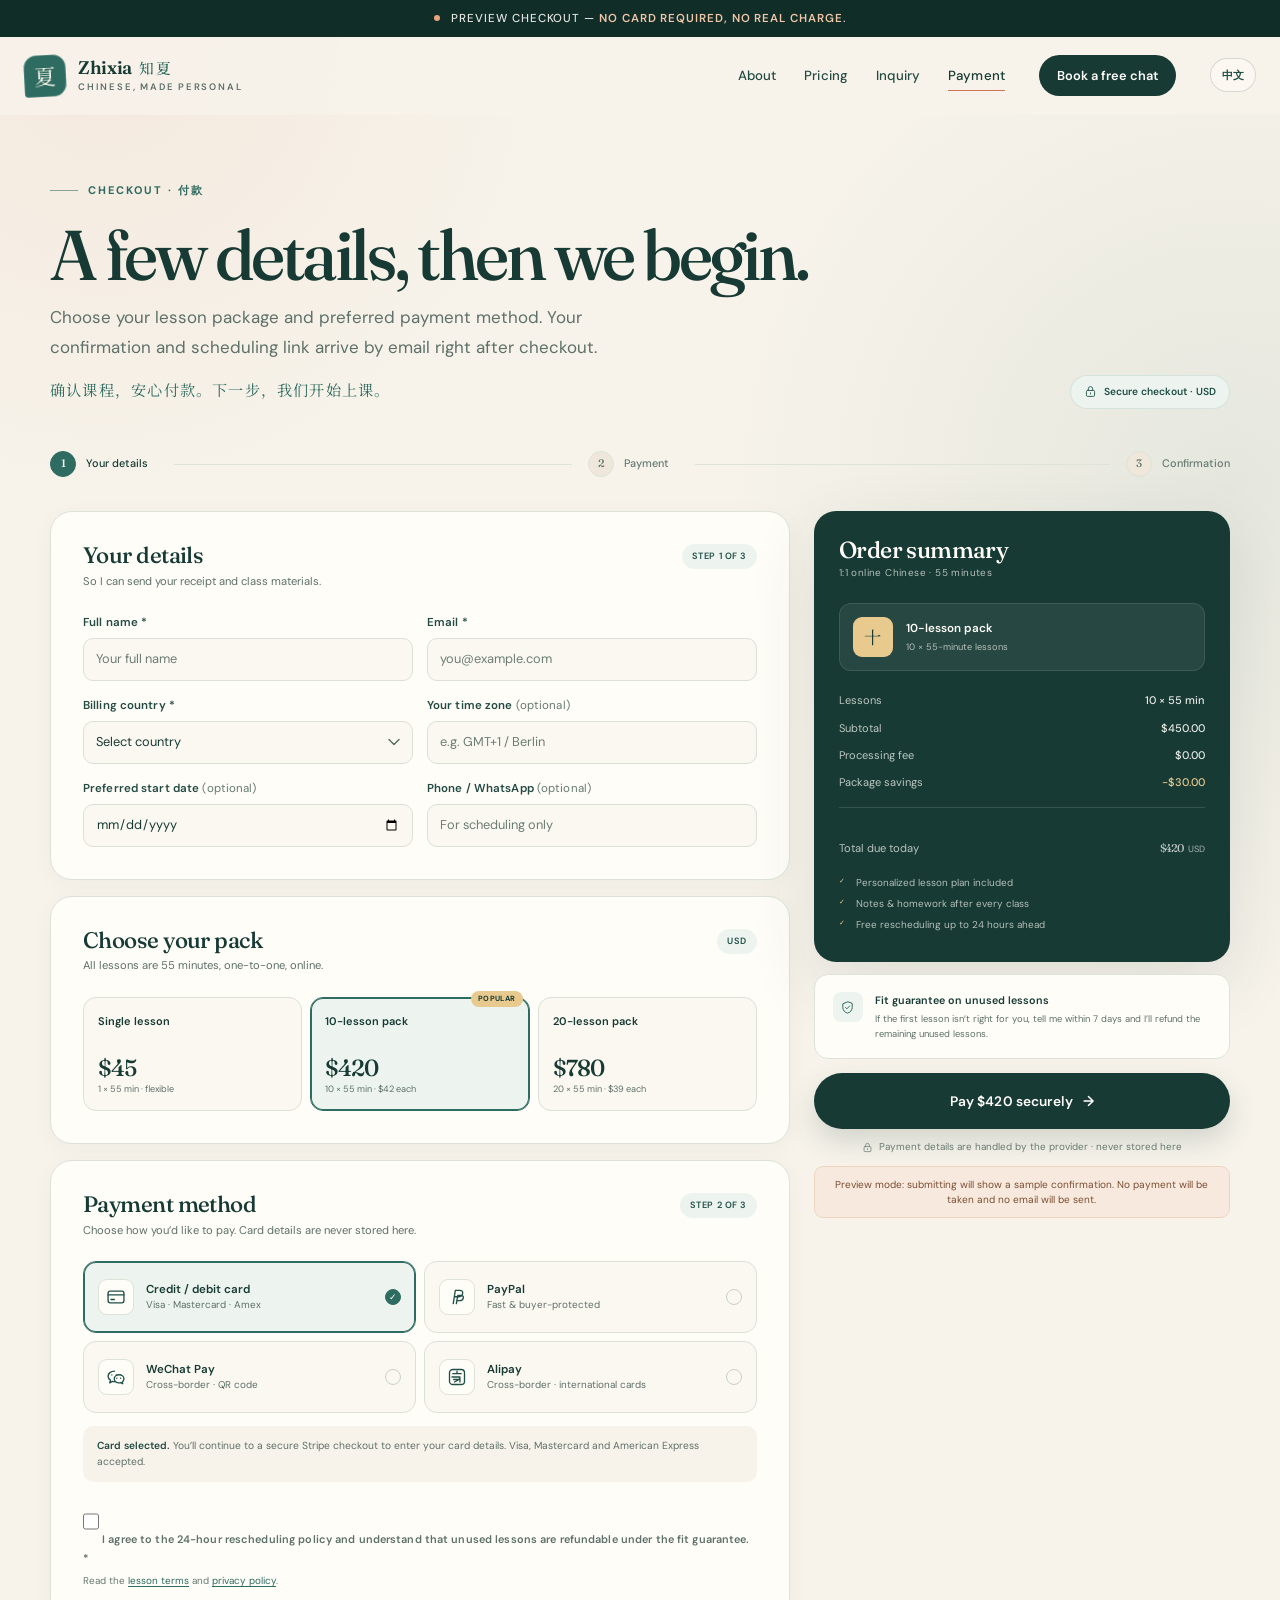
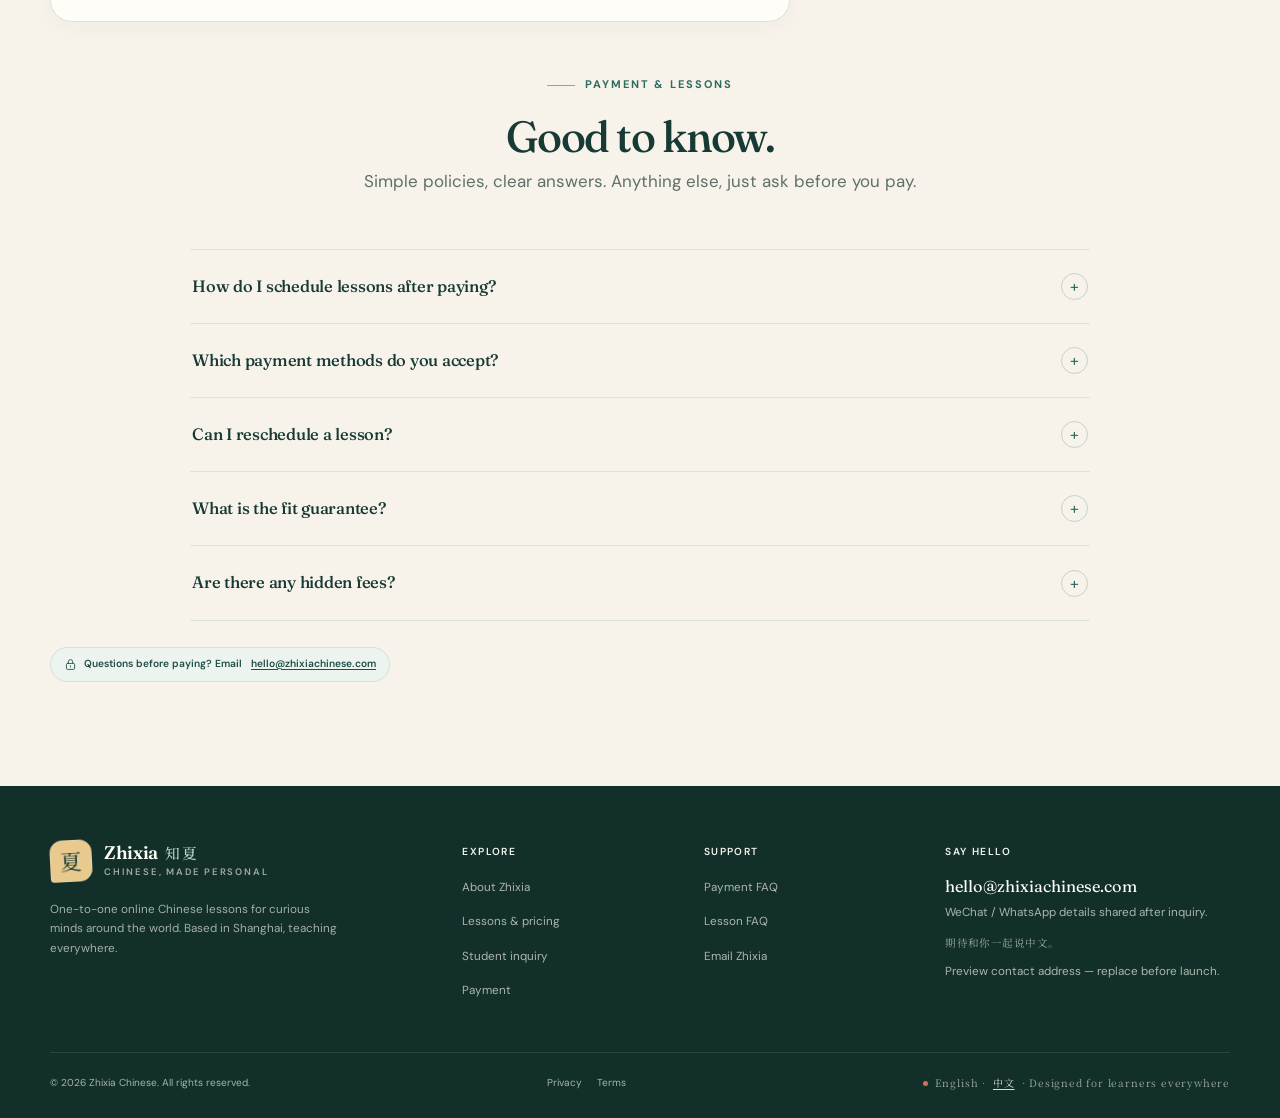
<file: pay.html>
<!DOCTYPE html>
<html lang="en">
<head>
  <meta charset="UTF-8">
  <meta name="viewport" content="width=device-width, initial-scale=1.0">
  <meta name="theme-color" content="#173a34">
  <meta name="description" content="Secure checkout for Zhixia Chinese lessons. Choose a single lesson, 10-lesson pack or 20-lesson pack. PayPal, card, WeChat Pay and Alipay supported.">
  <meta property="og:title" content="Checkout — Zhixia Chinese">
  <meta property="og:description" content="Choose your Chinese lesson package and complete your booking.">
  <meta property="og:type" content="website">
  <meta property="og:image" content="assets/teacher-portrait.svg">
  <title>Checkout — Zhixia Chinese</title>

  <link rel="icon" href="assets/favicon.svg" type="image/svg+xml">
  <link rel="manifest" href="site.webmanifest">
  <link rel="alternate" hreflang="en" href="pay.html">
  <link rel="alternate" hreflang="zh-Hans" href="pay-zh.html">
  <link rel="preconnect" href="https://fonts.googleapis.com">
  <link rel="preconnect" href="https://fonts.gstatic.com" crossorigin>
  <link href="https://fonts.googleapis.com/css2?family=DM+Sans:wght@400;500;600;700&amp;family=Fraunces:ital,opsz,wght@0,9..144,400;0,9..144,500;0,9..144,600;1,9..144,400;1,9..144,500&amp;family=Noto+Serif+SC:wght@400;500;600&amp;display=swap" rel="stylesheet">
  <link rel="stylesheet" href="assets/styles.css">
  <script>document.documentElement.classList.add('js');</script>
  <noscript><style>.reveal{opacity:1!important;transform:none!important}</style></noscript>
</head>
<body>
  <a class="skip-link" href="#main">Skip to content</a>

  <div class="demo-bar" data-demo-only>
    <span class="demo-dot" aria-hidden="true"></span>
    Preview checkout — <strong>no card required, no real charge</strong>.
  </div>

  <svg width="0" height="0" style="position:absolute" aria-hidden="true" focusable="false">
    <defs>
      <symbol id="icon-lock" viewBox="0 0 24 24" fill="none" stroke="currentColor" stroke-width="1.6" stroke-linecap="round" stroke-linejoin="round">
        <rect x="4.5" y="10" width="15" height="11" rx="2"/><path d="M8 10V7a4 4 0 0 1 8 0v3M12 14.5v2"/>
      </symbol>
      <symbol id="icon-shield" viewBox="0 0 24 24" fill="none" stroke="currentColor" stroke-width="1.6" stroke-linecap="round" stroke-linejoin="round">
        <path d="M12 3 4.5 6v6c0 4.6 3.1 7.6 7.5 9 4.4-1.4 7.5-4.4 7.5-9V6Z"/><path d="m8.8 12 2.1 2.1 4.4-4.4"/>
      </symbol>
      <symbol id="icon-clock" viewBox="0 0 24 24" fill="none" stroke="currentColor" stroke-width="1.6" stroke-linecap="round" stroke-linejoin="round">
        <circle cx="12" cy="12" r="9"/><path d="M12 7v5l3.5 2"/>
      </symbol>
      <symbol id="icon-card" viewBox="0 0 24 24" fill="none" stroke="currentColor" stroke-width="1.6" stroke-linecap="round" stroke-linejoin="round">
        <rect x="2.5" y="5" width="19" height="14" rx="2.5"/><path d="M2.5 9.5h19M6 15h4"/>
      </symbol>
      <symbol id="icon-paypal" viewBox="0 0 24 24" fill="none" stroke="currentColor" stroke-width="1.6" stroke-linecap="round" stroke-linejoin="round">
        <path d="M7.5 20 10 4h5.2c2.6 0 4 1.3 3.6 3.6-.5 2.8-2.4 4.1-5.4 4.1H10"/><path d="M11.2 20 13 10h3.5c2.2 0 3.4 1.1 3.1 3-.4 2.3-2 3.4-4.5 3.4h-2"/>
      </symbol>
      <symbol id="icon-wechat" viewBox="0 0 24 24" fill="none" stroke="currentColor" stroke-width="1.6" stroke-linecap="round" stroke-linejoin="round">
        <path d="M10.2 5C5.8 5 2.5 7.7 2.5 11c0 1.9 1 3.5 2.8 4.7L4.5 19l3.2-1.7c.8.2 1.6.3 2.5.3.4 0 .8 0 1.2-.1"/>
        <path d="M21.5 14.2c0-2.7-2.6-4.9-5.8-4.9s-5.8 2.2-5.8 4.9 2.6 4.9 5.8 4.9c.7 0 1.3-.1 1.9-.3l2.5 1.3-.6-2.1c1.2-.9 2-2.2 2-3.8Z"/>
        <path d="M7 9.5h.01M12.5 9.5h.01M13 13.5h.01M17.5 13.5h.01"/>
      </symbol>
      <symbol id="icon-alipay" viewBox="0 0 24 24" fill="none" stroke="currentColor" stroke-width="1.6" stroke-linecap="round" stroke-linejoin="round">
        <rect x="3" y="3" width="18" height="18" rx="4"/><path d="M7 8h10M12 5v3M6 12h9M8 15h6M9 18c2.5-1 4.6-2.4 6.5-4.2M15.5 12v6"/>
      </symbol>
      <symbol id="icon-check" viewBox="0 0 24 24" fill="none" stroke="currentColor" stroke-width="2" stroke-linecap="round" stroke-linejoin="round">
        <path d="m5 12 4.5 4.5L19 7"/>
      </symbol>
      <symbol id="icon-print" viewBox="0 0 24 24" fill="none" stroke="currentColor" stroke-width="1.6" stroke-linecap="round" stroke-linejoin="round">
        <path d="M6 9V3h12v6M6 18H4a1 1 0 0 1-1-1v-6a2 2 0 0 1 2-2h14a2 2 0 0 1 2 2v6a1 1 0 0 1-1 1h-2"/><rect x="6" y="14" width="12" height="7" rx="1"/>
      </symbol>
      <symbol id="icon-globe" viewBox="0 0 24 24" fill="none" stroke="currentColor" stroke-width="1.6" stroke-linecap="round" stroke-linejoin="round">
        <circle cx="12" cy="12" r="9"/><path d="M3 12h18M12 3c2.4 2.5 3.6 5.5 3.6 9s-1.2 6.5-3.6 9c-2.4-2.5-3.6-5.5-3.6-9S9.6 5.5 12 3Z"/>
      </symbol>
    </defs>
  </svg>

  <header class="site-header" data-header>
    <div class="header-inner">
      <a class="brand" href="index.html" aria-label="Zhixia Chinese home">
        <span class="brand-mark" aria-hidden="true">夏</span>
        <span class="brand-text">
          <span class="brand-name">Zhixia <span lang="zh-Hans">知夏</span></span>
          <span class="brand-sub">Chinese, made personal</span>
        </span>
      </a>

      <nav class="site-nav" id="site-nav" aria-label="Main navigation">
        <ul class="nav-list">
          <li><a class="nav-link" href="index.html#about">About</a></li>
          <li><a class="nav-link" href="index.html#pricing">Pricing</a></li>
          <li><a class="nav-link" href="index.html#inquiry">Inquiry</a></li>
          <li><a class="nav-link" href="pay.html" aria-current="page">Payment</a></li>
        </ul>
        <a class="nav-cta" href="index.html#inquiry">Book a free chat</a>
        <a class="nav-lang" href="pay-zh.html" lang="zh-Hans" hreflang="zh-Hans" aria-label="切换至中文">中文</a>
      </nav>

      <button class="nav-toggle" type="button" aria-controls="site-nav" aria-expanded="false" aria-label="Open navigation" data-nav-toggle>
        <span></span>
        <span></span>
      </button>
    </div>
  </header>

  <main id="main" class="checkout-page" tabindex="-1">
    <div class="container">
      <div class="checkout-head">
        <div>
          <p class="eyebrow">Checkout · 付款</p>
          <h1>A few details, then we begin.</h1>
          <p class="lede">Choose your lesson package and preferred payment method. Your confirmation and scheduling link arrive by email right after checkout.</p>
          <p class="zh-line" lang="zh-Hans">确认课程，安心付款。下一步，我们开始上课。</p>
        </div>
        <span class="checkout-secure">
          <svg aria-hidden="true"><use href="#icon-lock"/></svg>
          Secure checkout · USD
        </span>
      </div>

      <ol class="checkout-steps" aria-label="Checkout progress" data-checkout-steps>
        <li class="is-active" data-step="1"><span class="step-dot">1</span>Your details</li>
        <li data-step="2"><span class="step-dot">2</span>Payment</li>
        <li data-step="3"><span class="step-dot">3</span>Confirmation</li>
      </ol>

      <form class="checkout-layout" id="checkout-form" data-checkout-form method="post">
        <div class="checkout-main">
          <!-- Contact details -->
          <section class="panel" aria-labelledby="details-title">
            <div class="panel-head">
              <div>
                <h2 id="details-title">Your details</h2>
                <p>So I can send your receipt and class materials.</p>
              </div>
              <span class="panel-kicker">Step 1 of 3</span>
            </div>

            <div class="form-grid">
              <div class="field">
                <label for="checkout-name">Full name <span aria-hidden="true">*</span></label>
                <input type="text" id="checkout-name" name="name" autocomplete="name" placeholder="Your full name" required>
              </div>
              <div class="field">
                <label for="checkout-email">Email <span aria-hidden="true">*</span></label>
                <input type="email" id="checkout-email" name="email" autocomplete="email" placeholder="you@example.com" required>
              </div>
              <div class="field">
                <label for="checkout-country">Billing country <span aria-hidden="true">*</span></label>
                <select id="checkout-country" name="country" autocomplete="country-name" required>
                  <option value="" selected disabled>Select country</option>
                  <option>Australia</option>
                  <option>Brazil</option>
                  <option>Canada</option>
                  <option>China</option>
                  <option>France</option>
                  <option>Germany</option>
                  <option>Italy</option>
                  <option>Japan</option>
                  <option>Mexico</option>
                  <option>Netherlands</option>
                  <option>Singapore</option>
                  <option>South Korea</option>
                  <option>Spain</option>
                  <option>Sweden</option>
                  <option>Switzerland</option>
                  <option>United Arab Emirates</option>
                  <option>United Kingdom</option>
                  <option>United States</option>
                  <option>Other</option>
                </select>
              </div>
              <div class="field">
                <label for="checkout-timezone">Your time zone <span class="optional">(optional)</span></label>
                <input type="text" id="checkout-timezone" name="timezone" placeholder="e.g. GMT+1 / Berlin">
              </div>
              <div class="field">
                <label for="checkout-start">Preferred start date <span class="optional">(optional)</span></label>
                <input type="date" id="checkout-start" name="startDate">
              </div>
              <div class="field">
                <label for="checkout-phone">Phone / WhatsApp <span class="optional">(optional)</span></label>
                <input type="tel" id="checkout-phone" name="phone" autocomplete="tel" placeholder="For scheduling only">
              </div>
            </div>
          </section>

          <!-- Package -->
          <section class="panel" aria-labelledby="package-title">
            <div class="panel-head">
              <div>
                <h2 id="package-title">Choose your pack</h2>
                <p>All lessons are 55 minutes, one-to-one, online.</p>
              </div>
              <span class="panel-kicker">USD</span>
            </div>

            <div class="package-options" role="radiogroup" aria-label="Lesson package">
              <label class="package-option">
                <input type="radio" name="package" value="single">
                <span class="package-option-inner">
                  <span class="package-option-name">Single lesson</span>
                  <span class="package-option-price">$45</span>
                  <span class="package-option-meta">1 × 55 min · flexible</span>
                </span>
              </label>
              <label class="package-option">
                <span class="package-option-badge">Popular</span>
                <input type="radio" name="package" value="ten" checked>
                <span class="package-option-inner">
                  <span class="package-option-name">10-lesson pack</span>
                  <span class="package-option-price">$420</span>
                  <span class="package-option-meta">10 × 55 min · $42 each</span>
                </span>
              </label>
              <label class="package-option">
                <input type="radio" name="package" value="twenty">
                <span class="package-option-inner">
                  <span class="package-option-name">20-lesson pack</span>
                  <span class="package-option-price">$780</span>
                  <span class="package-option-meta">20 × 55 min · $39 each</span>
                </span>
              </label>
            </div>
          </section>

          <!-- Payment -->
          <section class="panel" aria-labelledby="payment-title">
            <div class="panel-head">
              <div>
                <h2 id="payment-title">Payment method</h2>
                <p>Choose how you’d like to pay. Card details are never stored here.</p>
              </div>
              <span class="panel-kicker">Step 2 of 3</span>
            </div>

            <div class="payment-list" role="radiogroup" aria-label="Payment method">
              <label class="payment-option">
                <input type="radio" name="payment" value="Card" data-detail="You’ll continue to a secure Stripe checkout to enter your card details. Visa, Mastercard and American Express accepted." checked>
                <span class="payment-option-inner">
                  <span class="payment-logo"><svg aria-hidden="true"><use href="#icon-card"/></svg></span>
                  <span class="payment-option-text">
                    <span class="payment-option-name">Credit / debit card</span>
                    <span class="payment-option-note">Visa · Mastercard · Amex</span>
                  </span>
                  <span class="payment-check" aria-hidden="true">✓</span>
                </span>
              </label>
              <label class="payment-option">
                <input type="radio" name="payment" value="PayPal" data-detail="You’ll continue to PayPal to pay with your balance, bank account or linked card.">
                <span class="payment-option-inner">
                  <span class="payment-logo"><svg aria-hidden="true"><use href="#icon-paypal"/></svg></span>
                  <span class="payment-option-text">
                    <span class="payment-option-name">PayPal</span>
                    <span class="payment-option-note">Fast &amp; buyer-protected</span>
                  </span>
                  <span class="payment-check" aria-hidden="true">✓</span>
                </span>
              </label>
              <label class="payment-option">
                <input type="radio" name="payment" value="WeChat Pay" data-detail="Cross-border WeChat Pay opens a secure QR code on the next screen. Best for learners with a WeChat account.">
                <span class="payment-option-inner">
                  <span class="payment-logo"><svg aria-hidden="true"><use href="#icon-wechat"/></svg></span>
                  <span class="payment-option-text">
                    <span class="payment-option-name">WeChat Pay</span>
                    <span class="payment-option-note">Cross-border · QR code</span>
                  </span>
                  <span class="payment-check" aria-hidden="true">✓</span>
                </span>
              </label>
              <label class="payment-option">
                <input type="radio" name="payment" value="Alipay" data-detail="Cross-border Alipay continues to a secure payment page. International cards are supported.">
                <span class="payment-option-inner">
                  <span class="payment-logo"><svg aria-hidden="true"><use href="#icon-alipay"/></svg></span>
                  <span class="payment-option-text">
                    <span class="payment-option-name">Alipay</span>
                    <span class="payment-option-note">Cross-border · international cards</span>
                  </span>
                  <span class="payment-check" aria-hidden="true">✓</span>
                </span>
              </label>
            </div>

            <p class="payment-detail" data-payment-detail><strong>Card selected.</strong> You’ll continue to a secure Stripe checkout to enter your card details. Visa, Mastercard and American Express accepted.</p>

            <div class="field field-spaced">
              <label class="check-row">
                <input type="checkbox" name="terms" required>
                <span>I agree to the 24-hour rescheduling policy and understand that unused lessons are refundable under the fit guarantee. <span aria-hidden="true">*</span></span>
              </label>
              <p class="consent-links">Read the <a href="terms.html">lesson terms</a> and <a href="privacy.html">privacy policy</a>.</p>
            </div>
          </section>
        </div>

        <aside class="order-panel" aria-label="Order summary">
          <div class="order-card">
            <h2>Order summary</h2>
            <p class="order-sub">1:1 online Chinese · 55 minutes</p>

            <div class="order-package">
              <span class="order-package-mark" data-order-mark aria-hidden="true">十</span>
              <span class="order-package-copy">
                <span class="order-package-name" data-order-name>10-lesson pack</span>
                <span class="order-package-meta" data-order-meta>10 × 55-minute lessons</span>
              </span>
            </div>

            <ul class="order-lines">
              <li class="order-line"><span>Lessons</span><span class="value" data-order-lessons>10 × 55 min</span></li>
              <li class="order-line"><span>Subtotal</span><span class="value" data-order-subtotal>$450.00</span></li>
              <li class="order-line"><span>Processing fee</span><span class="value">$0.00</span></li>
              <li class="order-line discount" data-savings-row><span>Package savings</span><span class="value" data-order-savings>−$30.00</span></li>
            </ul>

            <div class="order-total" aria-live="polite" aria-atomic="true">
              <span>Total due today</span>
              <strong><span data-order-total>$420</span> <small>USD</small></strong>
            </div>

            <ul class="order-perks">
              <li>Personalized lesson plan included</li>
              <li>Notes &amp; homework after every class</li>
              <li>Free rescheduling up to 24 hours ahead</li>
            </ul>
          </div>

          <div class="order-guarantee">
            <span class="guarantee-icon"><svg aria-hidden="true"><use href="#icon-shield"/></svg></span>
            <div>
              <strong>Fit guarantee on unused lessons</strong>
              <p>If the first lesson isn’t right for you, tell me within 7 days and I’ll refund the remaining unused lessons.</p>
            </div>
          </div>

          <div class="checkout-submit-wrap">
            <p class="form-error" data-checkout-error role="alert" hidden></p>
            <button class="btn btn-primary checkout-submit" type="submit" data-pay-button>Pay $420 securely <span class="arrow" aria-hidden="true">→</span></button>
            <p class="secure-fineprint"><svg aria-hidden="true"><use href="#icon-lock"/></svg>Payment details are handled by the provider · never stored here</p>
            <p class="checkout-demo-note" data-demo-only>Preview mode: submitting will show a sample confirmation. No payment will be taken and no email will be sent.</p>
          </div>
        </aside>
      </form>

      <!-- Success -->
      <section class="checkout-success" id="checkout-success" role="status" aria-live="polite" hidden tabindex="-1" aria-labelledby="success-title">
        <div class="success-card">
          <span class="success-icon" aria-hidden="true">✓</span>
          <p class="eyebrow is-centered" data-demo-only>Checkout preview</p>
          <p class="eyebrow is-centered" data-success-live hidden>Payment complete</p>
          <h2 class="success-title" id="success-title">You’re all set, <span data-success-first>friend</span>.</h2>
          <p data-success-live hidden>A confirmation and your scheduling link are on their way to <strong data-success-email>your email</strong>. I can’t wait to meet you.</p>
          <p data-success-demo>This is the end of the preview checkout. No payment was taken and no email was sent. In the live version, your receipt and scheduling link would arrive automatically.</p>

          <div class="receipt">
            <h2>Order receipt</h2>
            <div class="receipt-line"><span>Order number</span><strong data-success-order>ZX-000000</strong></div>
            <div class="receipt-line"><span>Date</span><strong data-success-date>30 October 2026</strong></div>
            <div class="receipt-line"><span>Package</span><strong data-success-package>10-lesson pack</strong></div>
            <div class="receipt-line"><span>Lessons</span><strong data-success-lessons>10 × 55 min</strong></div>
            <div class="receipt-line"><span>Payment method</span><strong data-success-method>Card</strong></div>
            <div class="receipt-line"><span>Email</span><strong data-success-email>you@example.com</strong></div>
            <div class="receipt-line receipt-total"><span>Total paid</span><strong data-success-total>$420.00</strong></div>
          </div>

          <div class="next-steps">
            <h2>What happens next</h2>
            <ol>
              <li><strong>Check your inbox</strong> for the receipt and a short welcome note from me.</li>
              <li><strong>Pick your first time</strong> using the scheduling link — I’ll offer slots in your time zone.</li>
              <li><strong>Join on Zoom or Google Meet.</strong> Bring a cup of tea and one thing you’d love to be able to say.</li>
            </ol>
          </div>

          <div class="success-actions-row">
            <button class="btn btn-secondary" type="button" data-print><svg width="14" height="14" aria-hidden="true"><use href="#icon-print"/></svg>Print receipt</button>
            <a class="btn btn-primary" href="index.html">Back to homepage <span class="arrow" aria-hidden="true">→</span></a>
          </div>
          <p class="demo-success-note" data-demo-only>This confirmation is a design preview. Connect your payment provider and email service to send real receipts.</p>
        </div>
      </section>

      <section class="checkout-faq" aria-labelledby="checkout-faq-title">
        <div class="section-head centered reveal">
          <p class="eyebrow">Payment &amp; lessons</p>
          <h2 id="checkout-faq-title">Good to know.</h2>
          <p class="lede">Simple policies, clear answers. Anything else, just ask before you pay.</p>
        </div>

        <div class="faq-list reveal">
          <details class="faq-item">
            <summary>How do I schedule lessons after paying?</summary>
            <div class="faq-answer">
              <p>Your confirmation includes a scheduling link. Choose a time that works in your time zone, and you’ll receive a calendar invite with the Zoom or Google Meet link. Most students book their first lesson within 48 hours.</p>
            </div>
          </details>
          <details class="faq-item">
            <summary>Which payment methods do you accept?</summary>
            <div class="faq-answer">
              <p>Credit and debit cards (Visa, Mastercard, American Express), PayPal, and cross-border WeChat Pay or Alipay. All prices are in US dollars. Your bank may apply its own currency conversion fee — that is outside my control.</p>
            </div>
          </details>
          <details class="faq-item">
            <summary>Can I reschedule a lesson?</summary>
            <div class="faq-answer">
              <p>Yes. Reschedule at least 24 hours before your lesson and there’s no charge. With less notice, the lesson counts as used, though I’ll always try to find a fair solution if something unexpected happens.</p>
            </div>
          </details>
          <details class="faq-item">
            <summary>What is the fit guarantee?</summary>
            <div class="faq-answer">
              <p>If after your first lesson you feel we’re not the right fit, email me within 7 days. I’ll refund the cost of all remaining unused lessons in your package — no awkward questions. The first lesson itself is non-refundable.</p>
            </div>
          </details>
          <details class="faq-item">
            <summary>Are there any hidden fees?</summary>
            <div class="faq-answer">
              <p>No. The price you see is the price you pay, and I cover the payment processing fee. You only need your own internet connection and a free Zoom or Google Meet account. No registration or materials fee.</p>
            </div>
          </details>
        </div>

        <p class="checkout-secure checkout-faq-contact">
          <svg aria-hidden="true"><use href="#icon-lock"/></svg>
          Questions before paying? Email <a href="mailto:hello@zhixiachinese.com">hello@zhixiachinese.com</a>
        </p>
      </section>
    </div>
  </main>

  <footer class="site-footer">
    <div class="container">
      <div class="footer-main">
        <div class="footer-brand">
          <a class="brand" href="index.html" aria-label="Zhixia Chinese home">
            <span class="brand-mark" aria-hidden="true">夏</span>
            <span class="brand-text">
              <span class="brand-name">Zhixia <span lang="zh-Hans">知夏</span></span>
              <span class="brand-sub">Chinese, made personal</span>
            </span>
          </a>
          <p class="footer-blurb">One-to-one online Chinese lessons for curious minds around the world. Based in Shanghai, teaching everywhere.</p>
        </div>

        <div class="footer-col">
          <h3>Explore</h3>
          <ul>
            <li><a href="index.html#about">About Zhixia</a></li>
            <li><a href="index.html#pricing">Lessons &amp; pricing</a></li>
            <li><a href="index.html#inquiry">Student inquiry</a></li>
            <li><a href="pay.html">Payment</a></li>
          </ul>
        </div>

        <div class="footer-col">
          <h3>Support</h3>
          <ul>
            <li><a href="#checkout-faq-title">Payment FAQ</a></li>
            <li><a href="index.html#faq">Lesson FAQ</a></li>
            <li><a href="mailto:hello@zhixiachinese.com">Email Zhixia</a></li>
          </ul>
        </div>

        <div class="footer-col footer-contact">
          <h3>Say hello</h3>
          <a href="mailto:hello@zhixiachinese.com">hello@zhixiachinese.com</a>
          <p>WeChat / WhatsApp details shared after inquiry.</p>
          <p class="zh-note" lang="zh-Hans">期待和你一起说中文。</p>
          <p data-demo-only>Preview contact address — replace before launch.</p>
        </div>
      </div>

      <div class="footer-bottom">
        <p>© <span data-year>2026</span> Zhixia Chinese. All rights reserved.</p>
        <nav class="footer-legal" aria-label="Legal">
          <a href="privacy.html">Privacy</a>
          <a href="terms.html">Terms</a>
        </nav>
        <span class="footer-seal">English · <a href="pay-zh.html" lang="zh-Hans" hreflang="zh-Hans">中文</a> · Designed for learners everywhere</span>
      </div>
    </div>
  </footer>

  <script src="assets/app.js" defer></script>
</body>
</html>
</file>
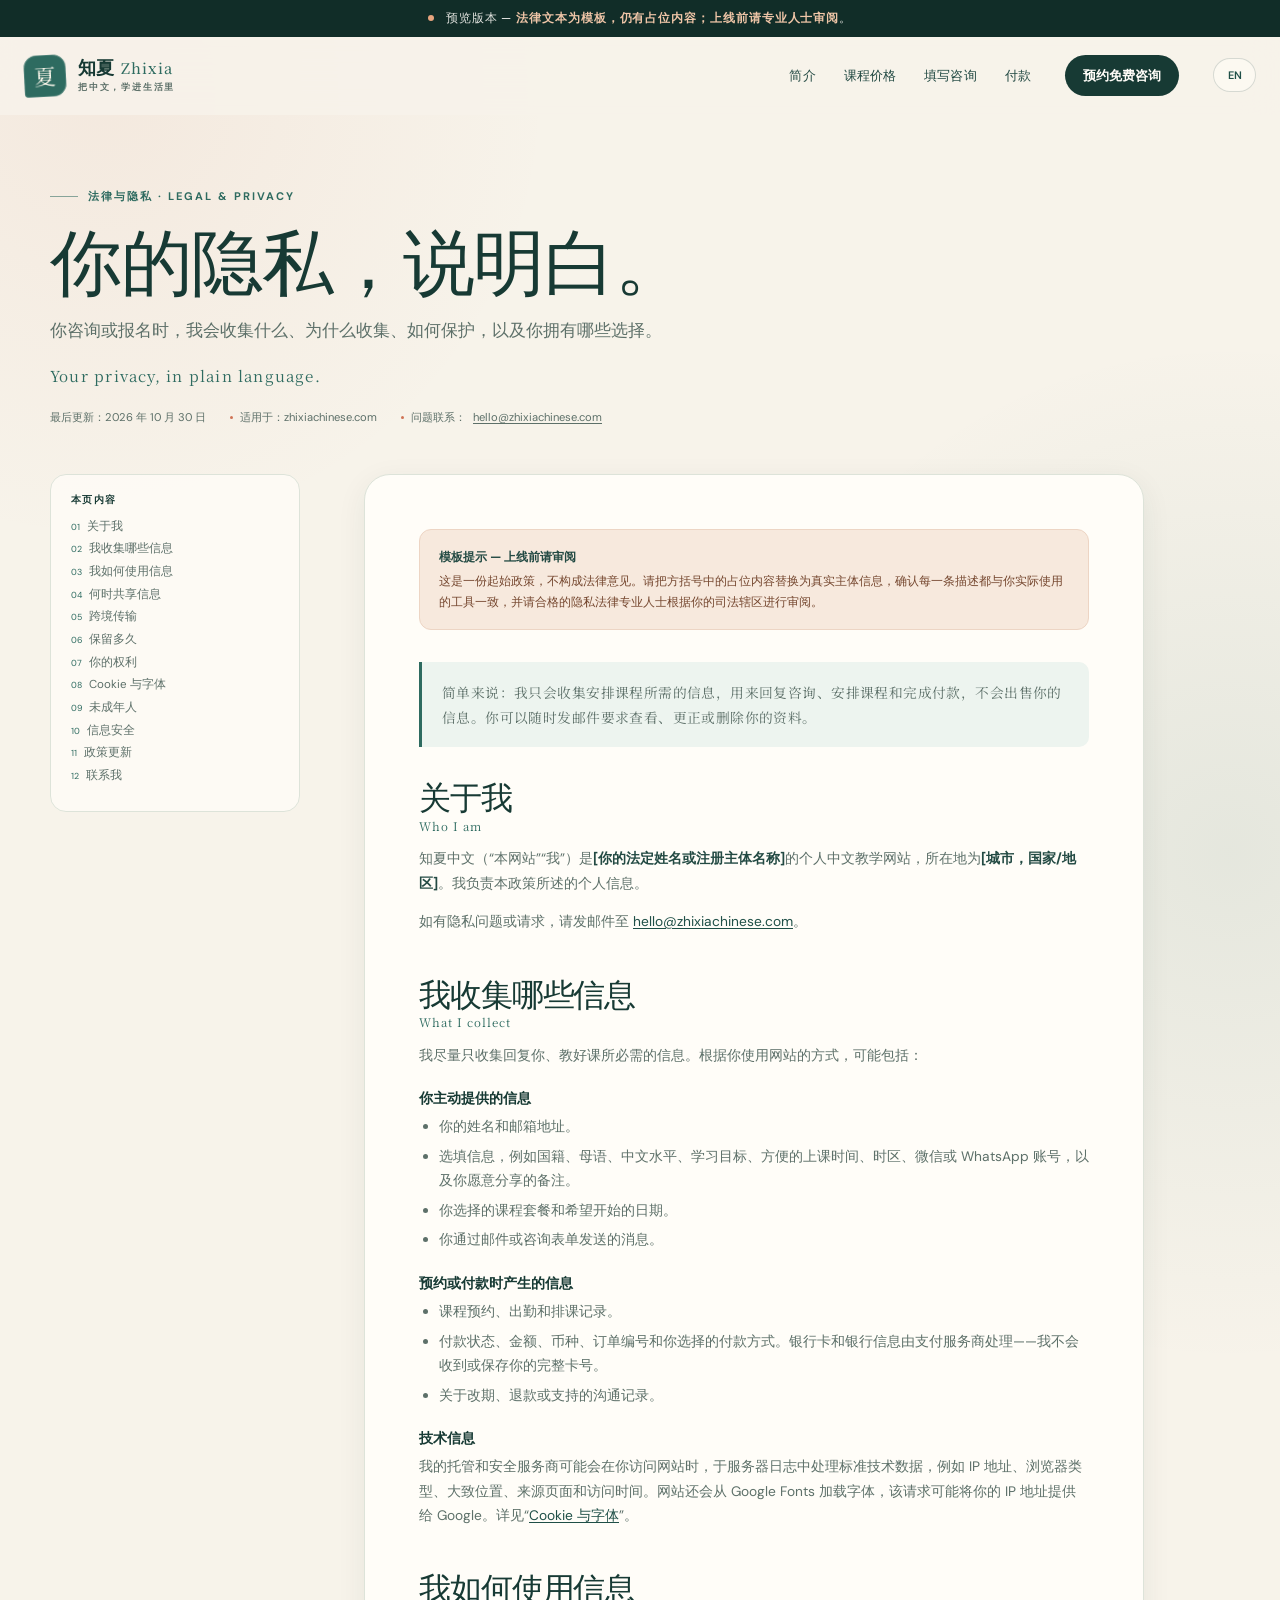
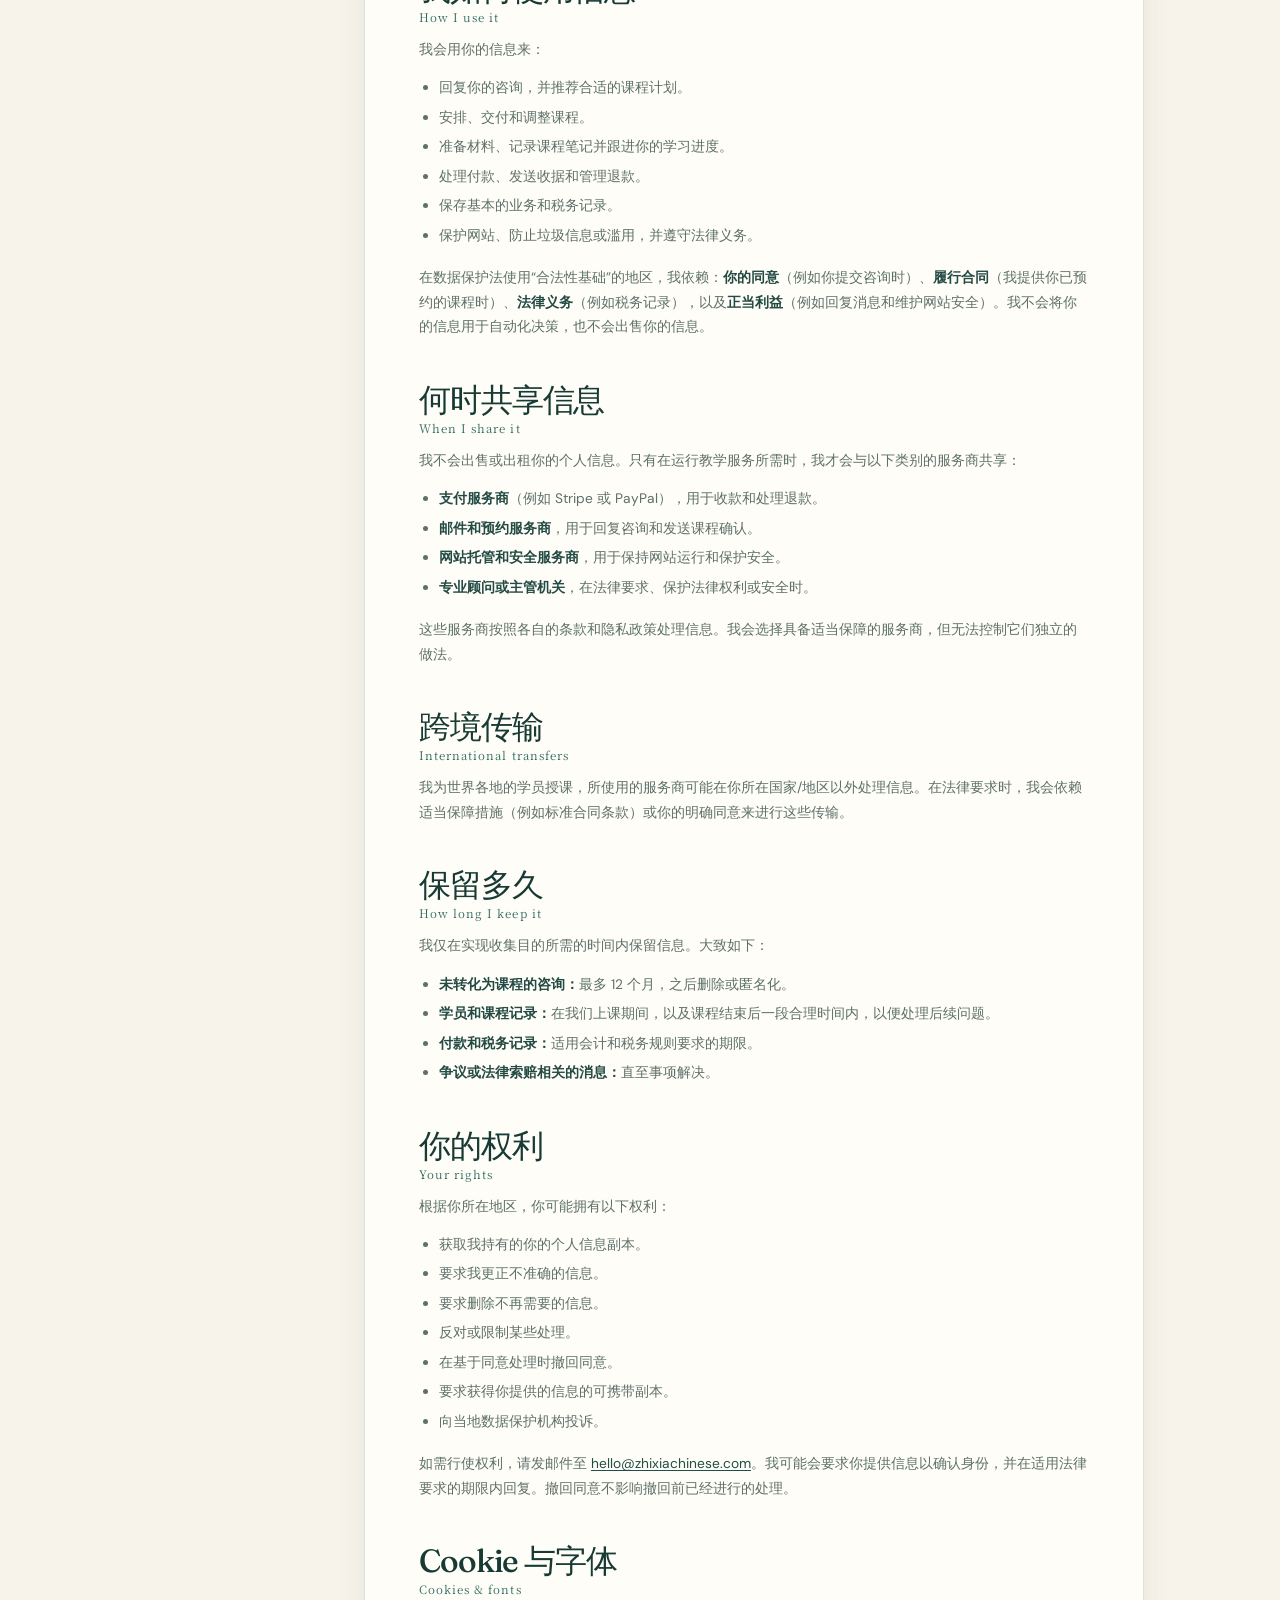
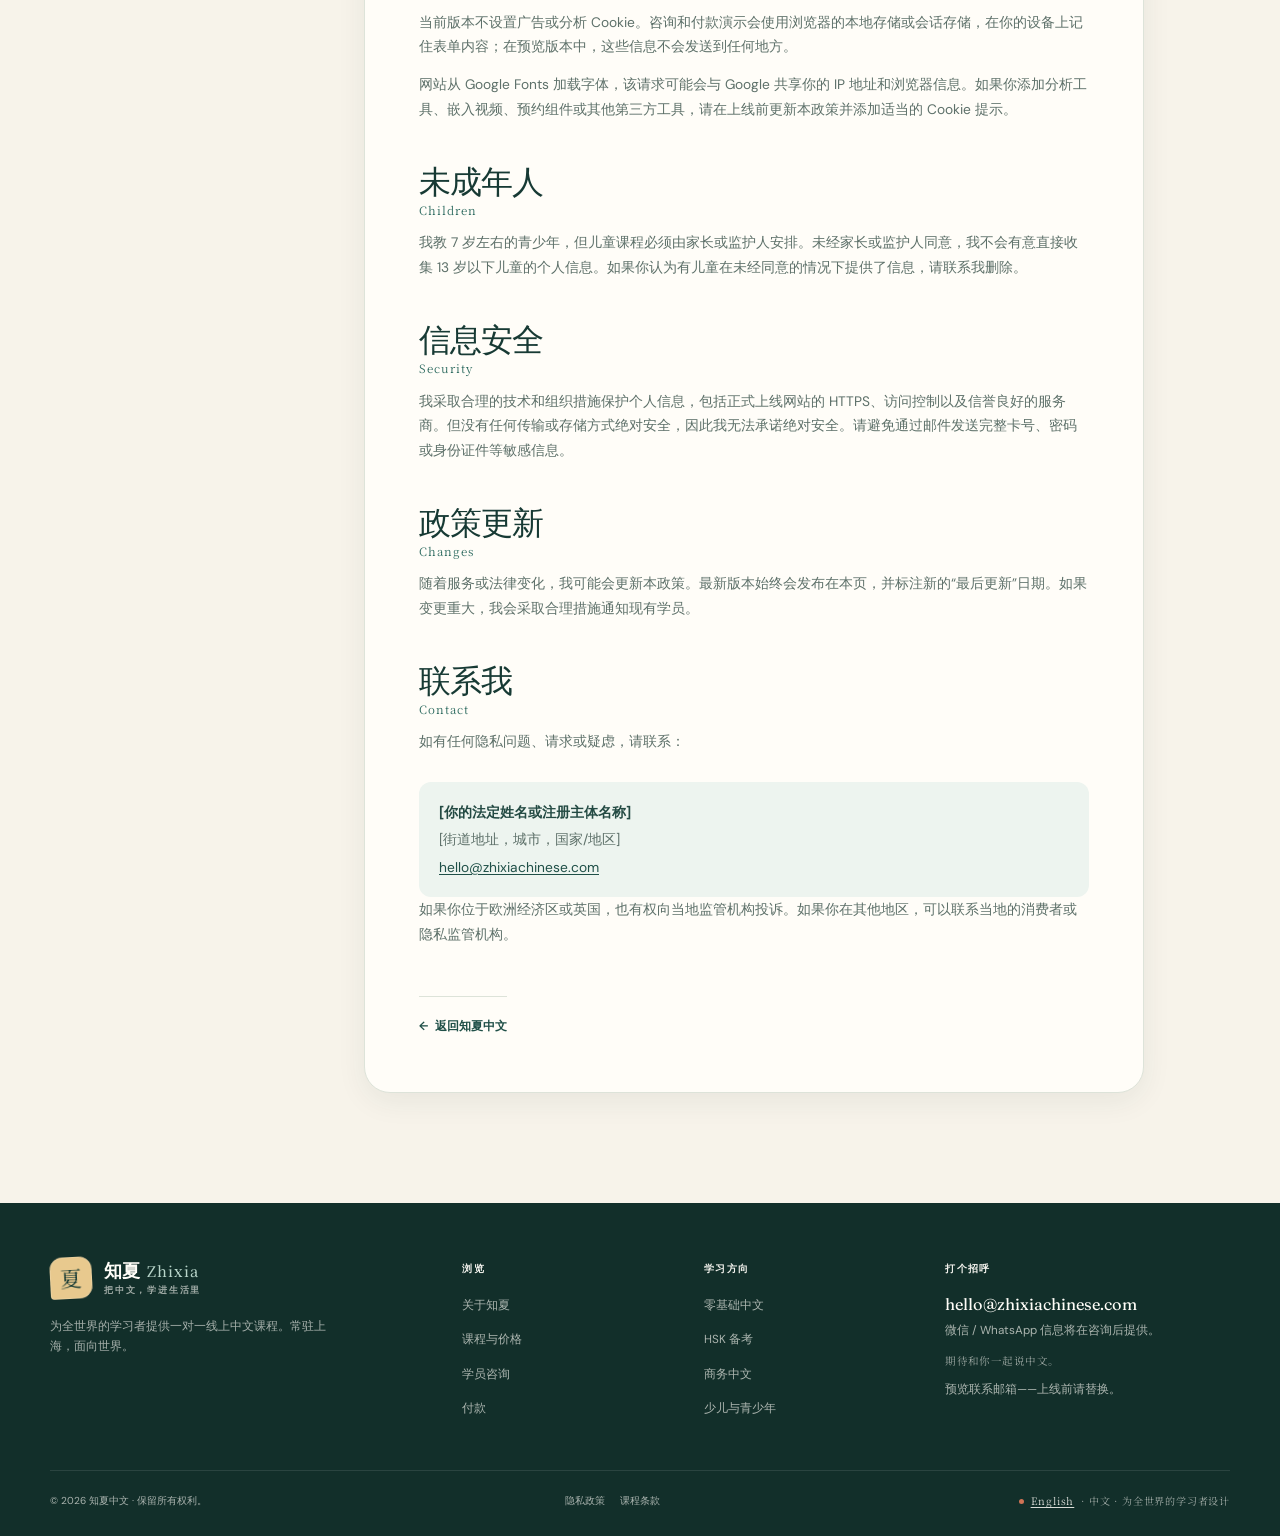
<file: privacy-zh.html>
<!DOCTYPE html>
<html lang="zh-Hans">
<head>
  <meta charset="UTF-8">
  <meta name="viewport" content="width=device-width, initial-scale=1.0">
  <meta name="theme-color" content="#173a34">
  <meta name="description" content="知夏中文隐私政策：说明会收集哪些信息、为什么收集、如何保护，以及你可以行使哪些权利。">
  <title>隐私政策 — 知夏中文</title>

  <link rel="icon" href="assets/favicon.svg" type="image/svg+xml">
  <link rel="manifest" href="site.webmanifest">
  <link rel="alternate" hreflang="zh-Hans" href="privacy-zh.html">
  <link rel="alternate" hreflang="en" href="privacy.html">
  <link rel="preconnect" href="https://fonts.googleapis.com">
  <link rel="preconnect" href="https://fonts.gstatic.com" crossorigin>
  <link href="https://fonts.googleapis.com/css2?family=DM+Sans:wght@400;500;600;700&amp;family=Fraunces:ital,opsz,wght@0,9..144,400;0,9..144,500;0,9..144,600;1,9..144,400;1,9..144,500&amp;family=Noto+Serif+SC:wght@400;500;600&amp;display=swap" rel="stylesheet">
  <link rel="stylesheet" href="assets/styles.css">
  <script>document.documentElement.classList.add('js');</script>
  <noscript><style>.reveal{opacity:1!important;transform:none!important}</style></noscript>
</head>
<body>
  <a class="skip-link" href="#main">跳到主要内容</a>

  <div class="demo-bar" data-demo-only>
    <span class="demo-dot" aria-hidden="true"></span>
    预览版本 — <strong>法律文本为模板，仍有占位内容；上线前请专业人士审阅</strong>。
  </div>

  <header class="site-header" data-header>
    <div class="header-inner">
      <a class="brand" href="index-zh.html" aria-label="知夏中文首页">
        <span class="brand-mark" aria-hidden="true">夏</span>
        <span class="brand-text">
          <span class="brand-name">知夏 <span lang="en">Zhixia</span></span>
          <span class="brand-sub">把中文，学进生活里</span>
        </span>
      </a>

      <nav class="site-nav" id="site-nav" aria-label="主导航">
        <ul class="nav-list">
          <li><a class="nav-link" href="index-zh.html#about">简介</a></li>
          <li><a class="nav-link" href="index-zh.html#pricing">课程价格</a></li>
          <li><a class="nav-link" href="index-zh.html#inquiry">填写咨询</a></li>
          <li><a class="nav-link" href="pay-zh.html">付款</a></li>
        </ul>
        <a class="nav-cta" href="index-zh.html#inquiry">预约免费咨询</a>
        <a class="nav-lang" href="privacy.html" lang="en" hreflang="en" aria-label="Switch to English">EN</a>
      </nav>

      <button class="nav-toggle" type="button" aria-controls="site-nav" aria-expanded="false" aria-label="打开导航" data-nav-toggle>
        <span></span>
        <span></span>
      </button>
    </div>
  </header>

  <main id="main" class="legal-page" tabindex="-1">
    <div class="container">
      <div class="legal-hero">
        <p class="eyebrow">法律与隐私 · Legal &amp; privacy</p>
        <h1>你的隐私，说明白。</h1>
        <p class="lede">你咨询或报名时，我会收集什么、为什么收集、如何保护，以及你拥有哪些选择。</p>
        <p class="zh-line" lang="en">Your privacy, in plain language.</p>
        <div class="legal-meta">
          <span>最后更新：2026 年 10 月 30 日</span>
          <span>适用于：zhixiachinese.com</span>
          <span>问题联系：<a href="mailto:hello@zhixiachinese.com">hello@zhixiachinese.com</a></span>
        </div>
      </div>

      <div class="legal-layout">
        <aside class="legal-toc" aria-label="本页内容">
          <h2>本页内容</h2>
          <ol>
            <li><a href="#who-i-am">关于我</a></li>
            <li><a href="#what-i-collect">我收集哪些信息</a></li>
            <li><a href="#how-i-use-it">我如何使用信息</a></li>
            <li><a href="#when-i-share">何时共享信息</a></li>
            <li><a href="#international-transfers">跨境传输</a></li>
            <li><a href="#how-long">保留多久</a></li>
            <li><a href="#your-rights">你的权利</a></li>
            <li><a href="#cookies-and-fonts">Cookie 与字体</a></li>
            <li><a href="#children">未成年人</a></li>
            <li><a href="#security">信息安全</a></li>
            <li><a href="#changes">政策更新</a></li>
            <li><a href="#contact">联系我</a></li>
          </ol>
        </aside>

        <article class="legal-body">
          <div class="legal-note" data-demo-only>
            <strong>模板提示 — 上线前请审阅</strong>
            这是一份起始政策，不构成法律意见。请把方括号中的占位内容替换为真实主体信息，确认每一条描述都与你实际使用的工具一致，并请合格的隐私法律专业人士根据你的司法辖区进行审阅。
          </div>

          <div class="legal-summary">
            <p>简单来说：我只会收集安排课程所需的信息，用来回复咨询、安排课程和完成付款，不会出售你的信息。你可以随时发邮件要求查看、更正或删除你的资料。</p>
          </div>

          <h2 id="who-i-am">关于我 <span class="legal-zh-heading" lang="en">Who I am</span></h2>
          <p>知夏中文（“本网站”“我”）是<strong>[你的法定姓名或注册主体名称]</strong>的个人中文教学网站，所在地为<strong>[城市，国家/地区]</strong>。我负责本政策所述的个人信息。</p>
          <p>如有隐私问题或请求，请发邮件至 <a href="mailto:hello@zhixiachinese.com">hello@zhixiachinese.com</a>。</p>

          <h2 id="what-i-collect">我收集哪些信息 <span class="legal-zh-heading" lang="en">What I collect</span></h2>
          <p>我尽量只收集回复你、教好课所必需的信息。根据你使用网站的方式，可能包括：</p>

          <h3>你主动提供的信息</h3>
          <ul>
            <li>你的姓名和邮箱地址。</li>
            <li>选填信息，例如国籍、母语、中文水平、学习目标、方便的上课时间、时区、微信或 WhatsApp 账号，以及你愿意分享的备注。</li>
            <li>你选择的课程套餐和希望开始的日期。</li>
            <li>你通过邮件或咨询表单发送的消息。</li>
          </ul>

          <h3>预约或付款时产生的信息</h3>
          <ul>
            <li>课程预约、出勤和排课记录。</li>
            <li>付款状态、金额、币种、订单编号和你选择的付款方式。银行卡和银行信息由支付服务商处理——我不会收到或保存你的完整卡号。</li>
            <li>关于改期、退款或支持的沟通记录。</li>
          </ul>

          <h3>技术信息</h3>
          <p>我的托管和安全服务商可能会在你访问网站时，于服务器日志中处理标准技术数据，例如 IP 地址、浏览器类型、大致位置、来源页面和访问时间。网站还会从 Google Fonts 加载字体，该请求可能将你的 IP 地址提供给 Google。详见“<a href="#cookies-and-fonts">Cookie 与字体</a>”。</p>

          <h2 id="how-i-use-it">我如何使用信息 <span class="legal-zh-heading" lang="en">How I use it</span></h2>
          <p>我会用你的信息来：</p>
          <ul>
            <li>回复你的咨询，并推荐合适的课程计划。</li>
            <li>安排、交付和调整课程。</li>
            <li>准备材料、记录课程笔记并跟进你的学习进度。</li>
            <li>处理付款、发送收据和管理退款。</li>
            <li>保存基本的业务和税务记录。</li>
            <li>保护网站、防止垃圾信息或滥用，并遵守法律义务。</li>
          </ul>
          <p>在数据保护法使用“合法性基础”的地区，我依赖：<strong>你的同意</strong>（例如你提交咨询时）、<strong>履行合同</strong>（我提供你已预约的课程时）、<strong>法律义务</strong>（例如税务记录），以及<strong>正当利益</strong>（例如回复消息和维护网站安全）。我不会将你的信息用于自动化决策，也不会出售你的信息。</p>

          <h2 id="when-i-share">何时共享信息 <span class="legal-zh-heading" lang="en">When I share it</span></h2>
          <p>我不会出售或出租你的个人信息。只有在运行教学服务所需时，我才会与以下类别的服务商共享：</p>
          <ul>
            <li><strong>支付服务商</strong>（例如 Stripe 或 PayPal），用于收款和处理退款。</li>
            <li><strong>邮件和预约服务商</strong>，用于回复咨询和发送课程确认。</li>
            <li><strong>网站托管和安全服务商</strong>，用于保持网站运行和保护安全。</li>
            <li><strong>专业顾问或主管机关</strong>，在法律要求、保护法律权利或安全时。</li>
          </ul>
          <p>这些服务商按照各自的条款和隐私政策处理信息。我会选择具备适当保障的服务商，但无法控制它们独立的做法。</p>

          <h2 id="international-transfers">跨境传输 <span class="legal-zh-heading" lang="en">International transfers</span></h2>
          <p>我为世界各地的学员授课，所使用的服务商可能在你所在国家/地区以外处理信息。在法律要求时，我会依赖适当保障措施（例如标准合同条款）或你的明确同意来进行这些传输。</p>

          <h2 id="how-long">保留多久 <span class="legal-zh-heading" lang="en">How long I keep it</span></h2>
          <p>我仅在实现收集目的所需的时间内保留信息。大致如下：</p>
          <ul>
            <li><strong>未转化为课程的咨询：</strong>最多 12 个月，之后删除或匿名化。</li>
            <li><strong>学员和课程记录：</strong>在我们上课期间，以及课程结束后一段合理时间内，以便处理后续问题。</li>
            <li><strong>付款和税务记录：</strong>适用会计和税务规则要求的期限。</li>
            <li><strong>争议或法律索赔相关的消息：</strong>直至事项解决。</li>
          </ul>

          <h2 id="your-rights">你的权利 <span class="legal-zh-heading" lang="en">Your rights</span></h2>
          <p>根据你所在地区，你可能拥有以下权利：</p>
          <ul>
            <li>获取我持有的你的个人信息副本。</li>
            <li>要求我更正不准确的信息。</li>
            <li>要求删除不再需要的信息。</li>
            <li>反对或限制某些处理。</li>
            <li>在基于同意处理时撤回同意。</li>
            <li>要求获得你提供的信息的可携带副本。</li>
            <li>向当地数据保护机构投诉。</li>
          </ul>
          <p>如需行使权利，请发邮件至 <a href="mailto:hello@zhixiachinese.com">hello@zhixiachinese.com</a>。我可能会要求你提供信息以确认身份，并在适用法律要求的期限内回复。撤回同意不影响撤回前已经进行的处理。</p>

          <h2 id="cookies-and-fonts">Cookie 与字体 <span class="legal-zh-heading" lang="en">Cookies &amp; fonts</span></h2>
          <p>当前版本不设置广告或分析 Cookie。咨询和付款演示会使用浏览器的本地存储或会话存储，在你的设备上记住表单内容；在预览版本中，这些信息不会发送到任何地方。</p>
          <p>网站从 Google Fonts 加载字体，该请求可能会与 Google 共享你的 IP 地址和浏览器信息。如果你添加分析工具、嵌入视频、预约组件或其他第三方工具，请在上线前更新本政策并添加适当的 Cookie 提示。</p>

          <h2 id="children">未成年人 <span class="legal-zh-heading" lang="en">Children</span></h2>
          <p>我教 7 岁左右的青少年，但儿童课程必须由家长或监护人安排。未经家长或监护人同意，我不会有意直接收集 13 岁以下儿童的个人信息。如果你认为有儿童在未经同意的情况下提供了信息，请联系我删除。</p>

          <h2 id="security">信息安全 <span class="legal-zh-heading" lang="en">Security</span></h2>
          <p>我采取合理的技术和组织措施保护个人信息，包括正式上线网站的 HTTPS、访问控制以及信誉良好的服务商。但没有任何传输或存储方式绝对安全，因此我无法承诺绝对安全。请避免通过邮件发送完整卡号、密码或身份证件等敏感信息。</p>

          <h2 id="changes">政策更新 <span class="legal-zh-heading" lang="en">Changes</span></h2>
          <p>随着服务或法律变化，我可能会更新本政策。最新版本始终会发布在本页，并标注新的“最后更新”日期。如果变更重大，我会采取合理措施通知现有学员。</p>

          <h2 id="contact">联系我 <span class="legal-zh-heading" lang="en">Contact</span></h2>
          <p>如有任何隐私问题、请求或疑虑，请联系：</p>
          <div class="legal-contact-card">
            <p><strong>[你的法定姓名或注册主体名称]</strong></p>
            <p>[街道地址，城市，国家/地区]</p>
            <p><a href="mailto:hello@zhixiachinese.com">hello@zhixiachinese.com</a></p>
          </div>
          <p>如果你位于欧洲经济区或英国，也有权向当地监管机构投诉。如果你在其他地区，可以联系当地的消费者或隐私监管机构。</p>

          <a class="legal-back" href="index-zh.html"><span aria-hidden="true">←</span> 返回知夏中文</a>
        </article>
      </div>
    </div>
  </main>

  <footer class="site-footer">
    <div class="container">
      <div class="footer-main">
        <div class="footer-brand">
          <a class="brand" href="index-zh.html" aria-label="知夏中文首页">
            <span class="brand-mark" aria-hidden="true">夏</span>
            <span class="brand-text">
              <span class="brand-name">知夏 <span lang="en">Zhixia</span></span>
              <span class="brand-sub">把中文，学进生活里</span>
            </span>
          </a>
          <p class="footer-blurb">为全世界的学习者提供一对一线上中文课程。常驻上海，面向世界。</p>
        </div>

        <div class="footer-col">
          <h3>浏览</h3>
          <ul>
            <li><a href="index-zh.html#about">关于知夏</a></li>
            <li><a href="index-zh.html#pricing">课程与价格</a></li>
            <li><a href="index-zh.html#inquiry">学员咨询</a></li>
            <li><a href="pay-zh.html">付款</a></li>
          </ul>
        </div>

        <div class="footer-col">
          <h3>学习方向</h3>
          <ul>
            <li><a href="index-zh.html#beginner-chinese">零基础中文</a></li>
            <li><a href="index-zh.html#hsk-prep">HSK 备考</a></li>
            <li><a href="index-zh.html#business-chinese">商务中文</a></li>
            <li><a href="index-zh.html#kids-teens">少儿与青少年</a></li>
          </ul>
        </div>

        <div class="footer-col footer-contact">
          <h3>打个招呼</h3>
          <a href="mailto:hello@zhixiachinese.com">hello@zhixiachinese.com</a>
          <p>微信 / WhatsApp 信息将在咨询后提供。</p>
          <p class="zh-note" lang="zh-Hans">期待和你一起说中文。</p>
          <p data-demo-only>预览联系邮箱——上线前请替换。</p>
        </div>
      </div>

      <div class="footer-bottom">
        <p>© <span data-year>2026</span> 知夏中文 · 保留所有权利。</p>
        <nav class="footer-legal" aria-label="法律信息">
          <a href="privacy-zh.html" aria-current="page">隐私政策</a>
          <a href="terms-zh.html">课程条款</a>
        </nav>
        <span class="footer-seal"><a href="privacy.html" lang="en" hreflang="en">English</a> · 中文 · 为全世界的学习者设计</span>
      </div>
    </div>
  </footer>

  <script src="assets/app.js" defer></script>
</body>
</html>
</file>
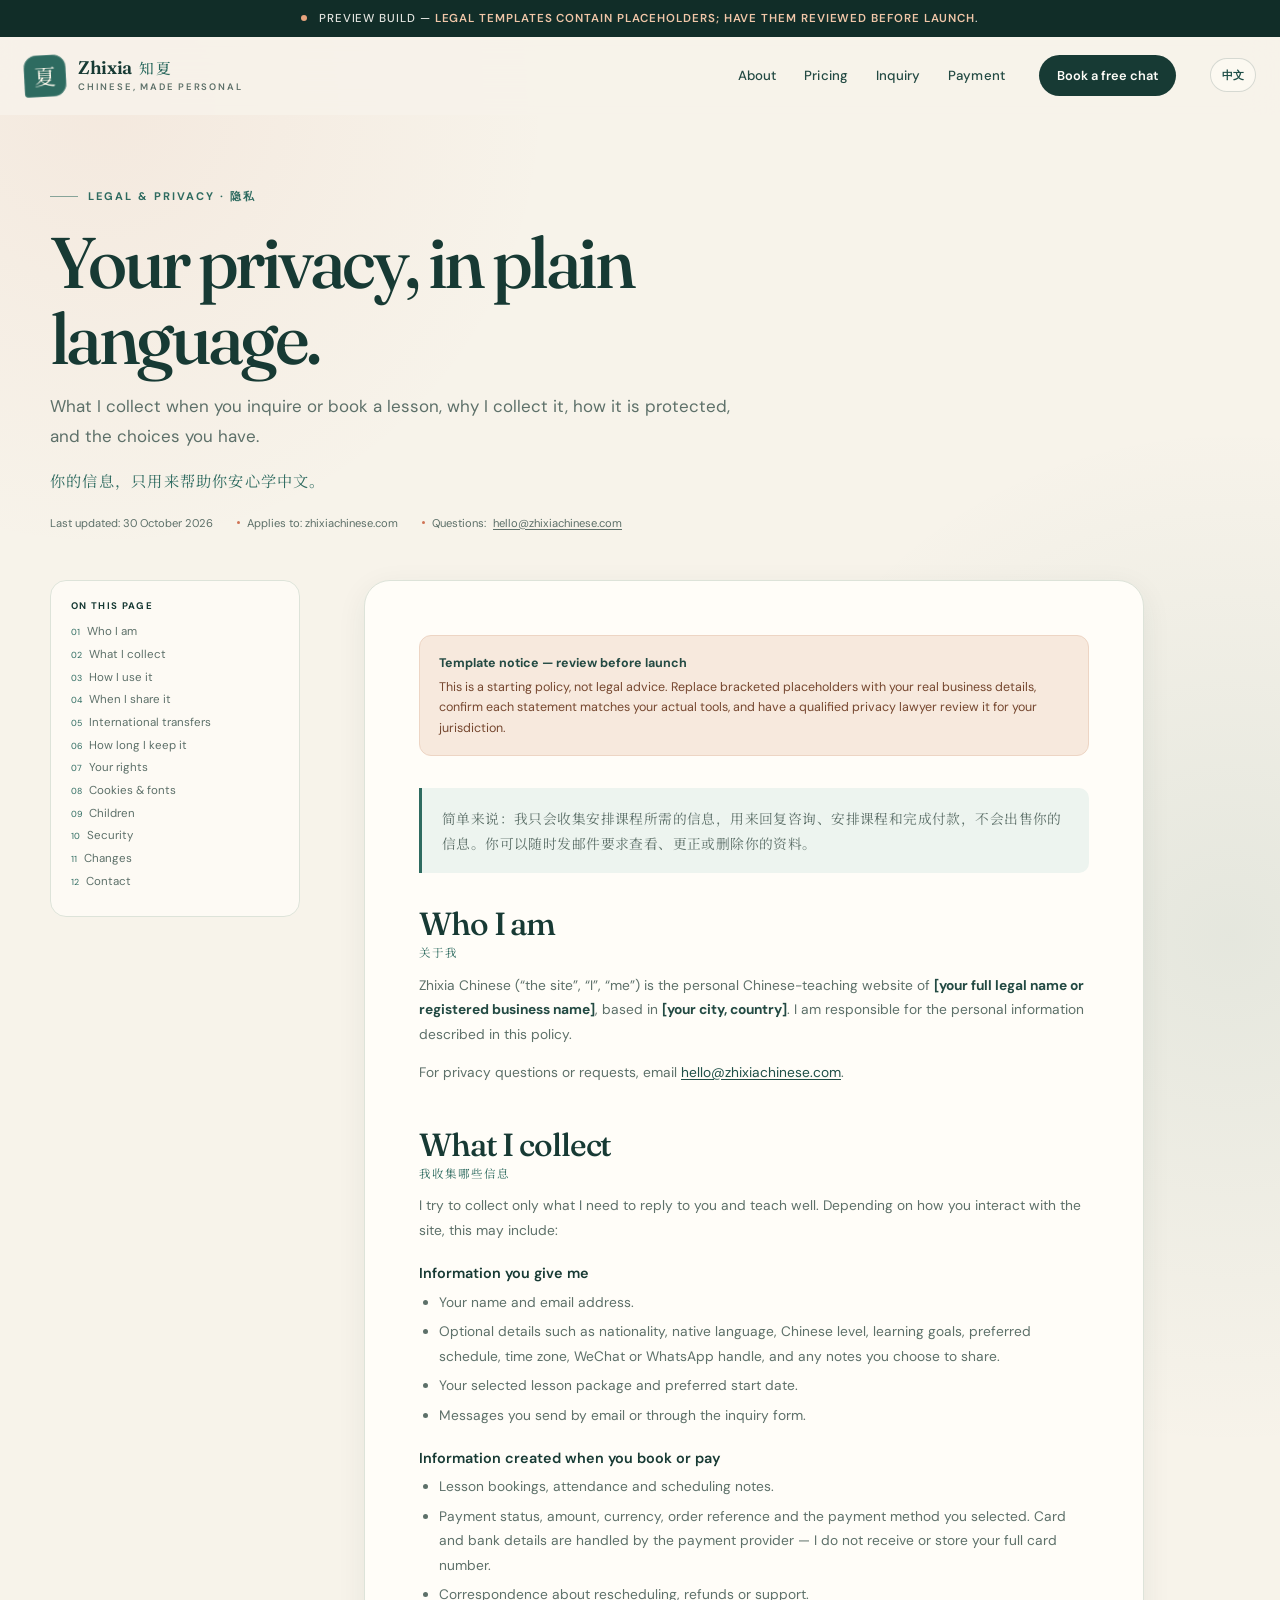
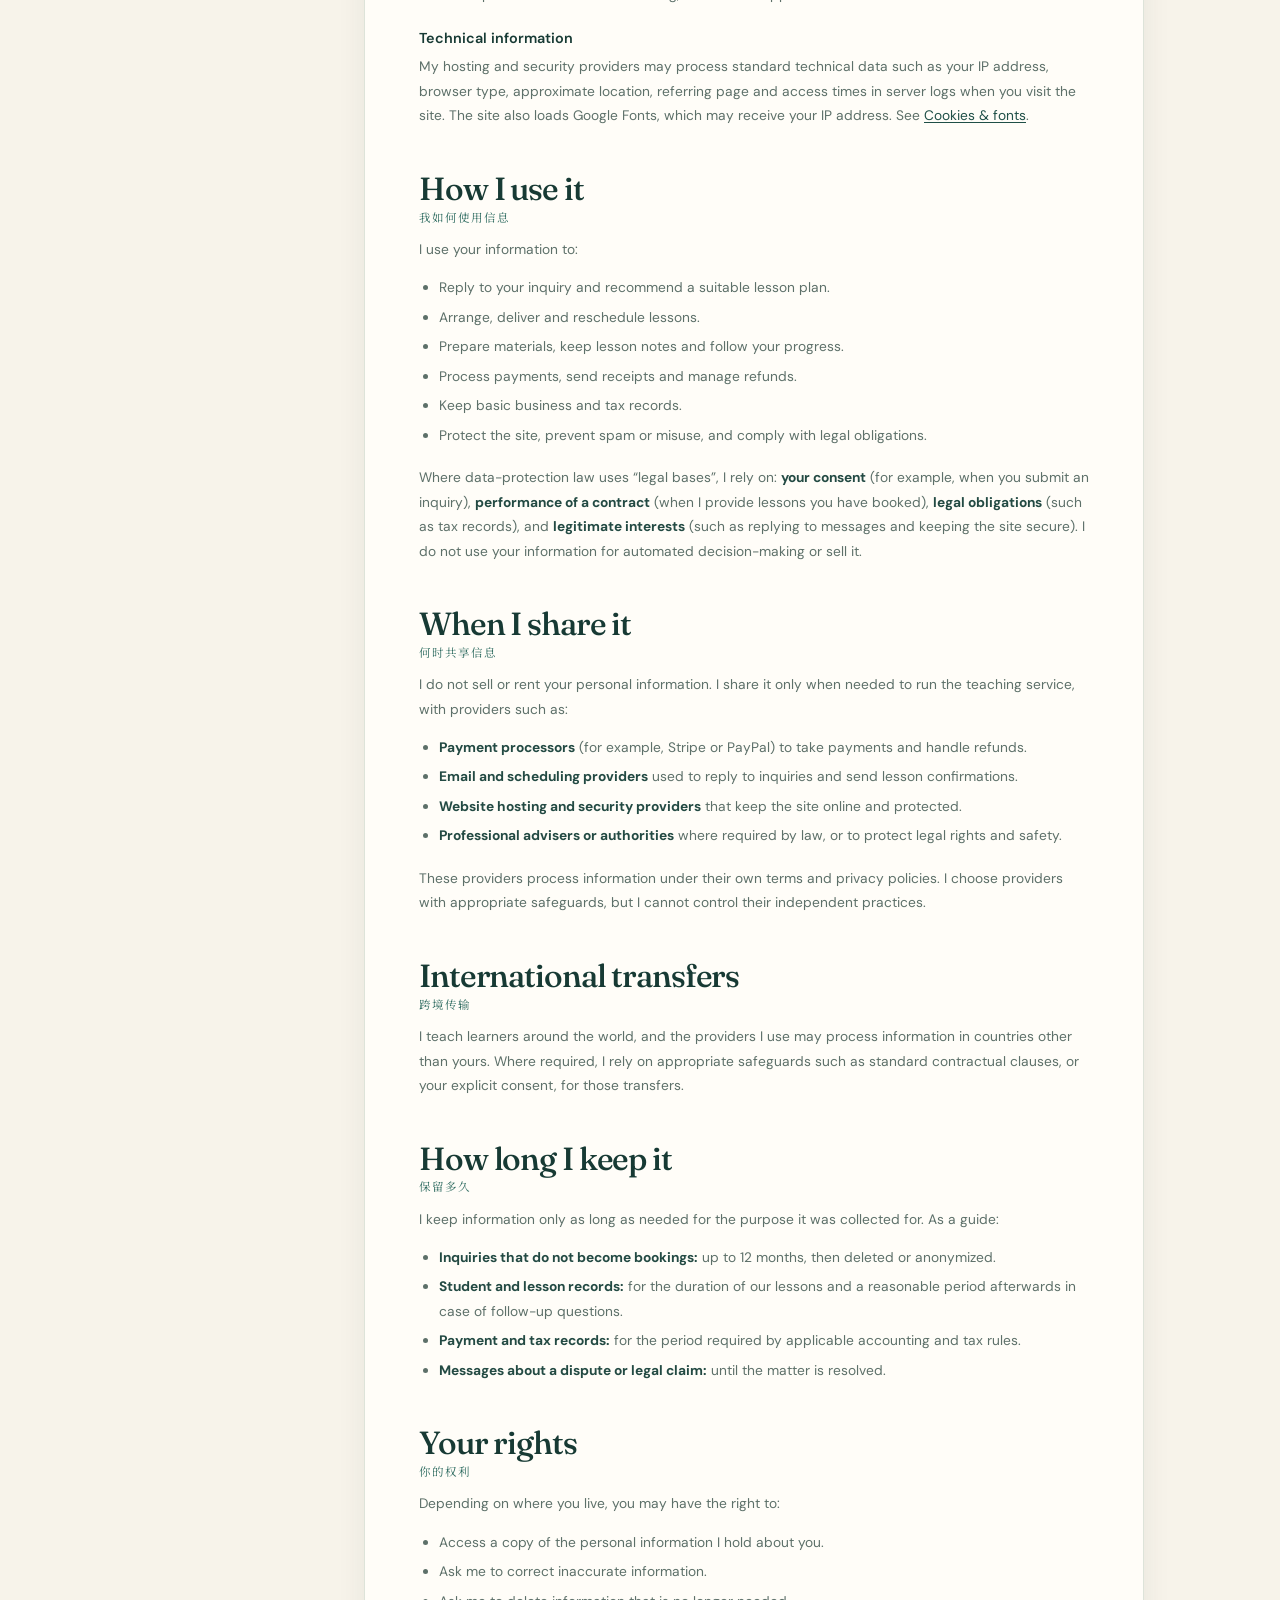
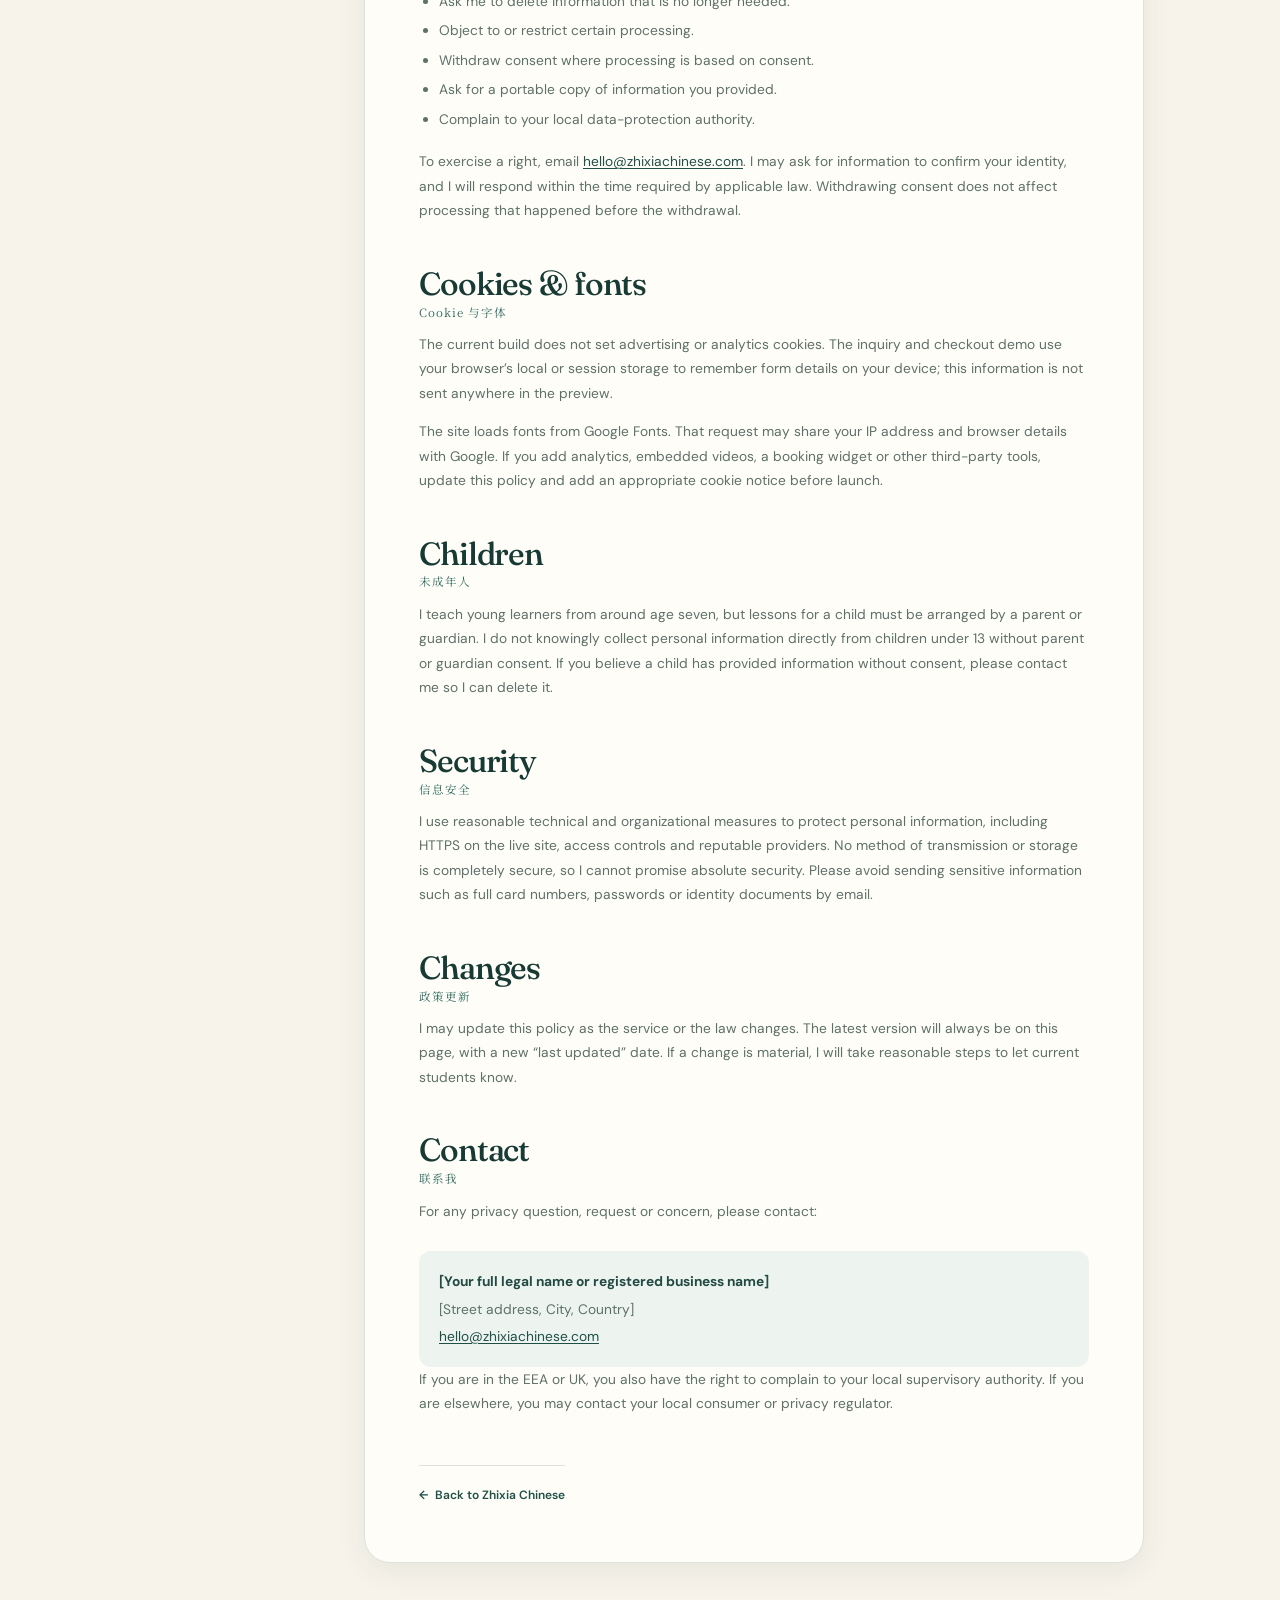
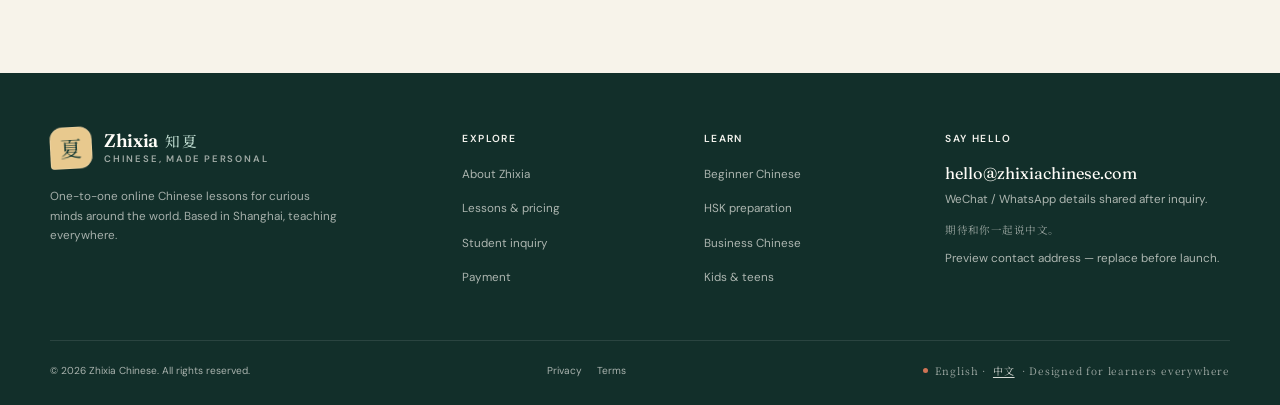
<file: privacy.html>
<!DOCTYPE html>
<html lang="en">
<head>
  <meta charset="UTF-8">
  <meta name="viewport" content="width=device-width, initial-scale=1.0">
  <meta name="theme-color" content="#173a34">
  <meta name="description" content="Privacy policy for Zhixia Chinese — what information is collected, why, how it is protected, and the choices you have.">
  <title>Privacy Policy — Zhixia Chinese</title>

  <link rel="icon" href="assets/favicon.svg" type="image/svg+xml">
  <link rel="manifest" href="site.webmanifest">
  <link rel="alternate" hreflang="en" href="privacy.html">
  <link rel="alternate" hreflang="zh-Hans" href="privacy-zh.html">
  <link rel="preconnect" href="https://fonts.googleapis.com">
  <link rel="preconnect" href="https://fonts.gstatic.com" crossorigin>
  <link href="https://fonts.googleapis.com/css2?family=DM+Sans:wght@400;500;600;700&amp;family=Fraunces:ital,opsz,wght@0,9..144,400;0,9..144,500;0,9..144,600;1,9..144,400;1,9..144,500&amp;family=Noto+Serif+SC:wght@400;500;600&amp;display=swap" rel="stylesheet">
  <link rel="stylesheet" href="assets/styles.css">
  <script>document.documentElement.classList.add('js');</script>
  <noscript><style>.reveal{opacity:1!important;transform:none!important}</style></noscript>
</head>
<body>
  <a class="skip-link" href="#main">Skip to content</a>

  <div class="demo-bar" data-demo-only>
    <span class="demo-dot" aria-hidden="true"></span>
    Preview build — <strong>legal templates contain placeholders; have them reviewed before launch</strong>.
  </div>

  <header class="site-header" data-header>
    <div class="header-inner">
      <a class="brand" href="index.html" aria-label="Zhixia Chinese home">
        <span class="brand-mark" aria-hidden="true">夏</span>
        <span class="brand-text">
          <span class="brand-name">Zhixia <span lang="zh-Hans">知夏</span></span>
          <span class="brand-sub">Chinese, made personal</span>
        </span>
      </a>

      <nav class="site-nav" id="site-nav" aria-label="Main navigation">
        <ul class="nav-list">
          <li><a class="nav-link" href="index.html#about">About</a></li>
          <li><a class="nav-link" href="index.html#pricing">Pricing</a></li>
          <li><a class="nav-link" href="index.html#inquiry">Inquiry</a></li>
          <li><a class="nav-link" href="pay.html">Payment</a></li>
        </ul>
        <a class="nav-cta" href="index.html#inquiry">Book a free chat</a>
        <a class="nav-lang" href="privacy-zh.html" lang="zh-Hans" hreflang="zh-Hans" aria-label="切换至中文">中文</a>
      </nav>

      <button class="nav-toggle" type="button" aria-controls="site-nav" aria-expanded="false" aria-label="Open navigation" data-nav-toggle>
        <span></span>
        <span></span>
      </button>
    </div>
  </header>

  <main id="main" class="legal-page" tabindex="-1">
    <div class="container">
      <div class="legal-hero">
        <p class="eyebrow">Legal &amp; privacy · 隐私</p>
        <h1>Your privacy, in plain language.</h1>
        <p class="lede">What I collect when you inquire or book a lesson, why I collect it, how it is protected, and the choices you have.</p>
        <p class="zh-line" lang="zh-Hans">你的信息，只用来帮助你安心学中文。</p>
        <div class="legal-meta">
          <span>Last updated: 30 October 2026</span>
          <span>Applies to: zhixiachinese.com</span>
          <span>Questions: <a href="mailto:hello@zhixiachinese.com">hello@zhixiachinese.com</a></span>
        </div>
      </div>

      <div class="legal-layout">
        <aside class="legal-toc" aria-label="On this page">
          <h2>On this page</h2>
          <ol>
            <li><a href="#who-i-am">Who I am</a></li>
            <li><a href="#what-i-collect">What I collect</a></li>
            <li><a href="#how-i-use-it">How I use it</a></li>
            <li><a href="#when-i-share">When I share it</a></li>
            <li><a href="#international-transfers">International transfers</a></li>
            <li><a href="#how-long">How long I keep it</a></li>
            <li><a href="#your-rights">Your rights</a></li>
            <li><a href="#cookies-and-fonts">Cookies &amp; fonts</a></li>
            <li><a href="#children">Children</a></li>
            <li><a href="#security">Security</a></li>
            <li><a href="#changes">Changes</a></li>
            <li><a href="#contact">Contact</a></li>
          </ol>
        </aside>

        <article class="legal-body">
          <div class="legal-note" data-demo-only>
            <strong>Template notice — review before launch</strong>
            This is a starting policy, not legal advice. Replace bracketed placeholders with your real business details, confirm each statement matches your actual tools, and have a qualified privacy lawyer review it for your jurisdiction.
          </div>

          <div class="legal-summary">
            <p lang="zh-Hans">简单来说：我只会收集安排课程所需的信息，用来回复咨询、安排课程和完成付款，不会出售你的信息。你可以随时发邮件要求查看、更正或删除你的资料。</p>
          </div>

          <h2 id="who-i-am">Who I am <span class="legal-zh-heading" lang="zh-Hans">关于我</span></h2>
          <p>Zhixia Chinese (“the site”, “I”, “me”) is the personal Chinese-teaching website of <strong>[your full legal name or registered business name]</strong>, based in <strong>[your city, country]</strong>. I am responsible for the personal information described in this policy.</p>
          <p>For privacy questions or requests, email <a href="mailto:hello@zhixiachinese.com">hello@zhixiachinese.com</a>.</p>

          <h2 id="what-i-collect">What I collect <span class="legal-zh-heading" lang="zh-Hans">我收集哪些信息</span></h2>
          <p>I try to collect only what I need to reply to you and teach well. Depending on how you interact with the site, this may include:</p>

          <h3>Information you give me</h3>
          <ul>
            <li>Your name and email address.</li>
            <li>Optional details such as nationality, native language, Chinese level, learning goals, preferred schedule, time zone, WeChat or WhatsApp handle, and any notes you choose to share.</li>
            <li>Your selected lesson package and preferred start date.</li>
            <li>Messages you send by email or through the inquiry form.</li>
          </ul>

          <h3>Information created when you book or pay</h3>
          <ul>
            <li>Lesson bookings, attendance and scheduling notes.</li>
            <li>Payment status, amount, currency, order reference and the payment method you selected. Card and bank details are handled by the payment provider — I do not receive or store your full card number.</li>
            <li>Correspondence about rescheduling, refunds or support.</li>
          </ul>

          <h3>Technical information</h3>
          <p>My hosting and security providers may process standard technical data such as your IP address, browser type, approximate location, referring page and access times in server logs when you visit the site. The site also loads Google Fonts, which may receive your IP address. See <a href="#cookies-and-fonts">Cookies &amp; fonts</a>.</p>

          <h2 id="how-i-use-it">How I use it <span class="legal-zh-heading" lang="zh-Hans">我如何使用信息</span></h2>
          <p>I use your information to:</p>
          <ul>
            <li>Reply to your inquiry and recommend a suitable lesson plan.</li>
            <li>Arrange, deliver and reschedule lessons.</li>
            <li>Prepare materials, keep lesson notes and follow your progress.</li>
            <li>Process payments, send receipts and manage refunds.</li>
            <li>Keep basic business and tax records.</li>
            <li>Protect the site, prevent spam or misuse, and comply with legal obligations.</li>
          </ul>
          <p>Where data-protection law uses “legal bases”, I rely on: <strong>your consent</strong> (for example, when you submit an inquiry), <strong>performance of a contract</strong> (when I provide lessons you have booked), <strong>legal obligations</strong> (such as tax records), and <strong>legitimate interests</strong> (such as replying to messages and keeping the site secure). I do not use your information for automated decision-making or sell it.</p>

          <h2 id="when-i-share">When I share it <span class="legal-zh-heading" lang="zh-Hans">何时共享信息</span></h2>
          <p>I do not sell or rent your personal information. I share it only when needed to run the teaching service, with providers such as:</p>
          <ul>
            <li><strong>Payment processors</strong> (for example, Stripe or PayPal) to take payments and handle refunds.</li>
            <li><strong>Email and scheduling providers</strong> used to reply to inquiries and send lesson confirmations.</li>
            <li><strong>Website hosting and security providers</strong> that keep the site online and protected.</li>
            <li><strong>Professional advisers or authorities</strong> where required by law, or to protect legal rights and safety.</li>
          </ul>
          <p>These providers process information under their own terms and privacy policies. I choose providers with appropriate safeguards, but I cannot control their independent practices.</p>

          <h2 id="international-transfers">International transfers <span class="legal-zh-heading" lang="zh-Hans">跨境传输</span></h2>
          <p>I teach learners around the world, and the providers I use may process information in countries other than yours. Where required, I rely on appropriate safeguards such as standard contractual clauses, or your explicit consent, for those transfers.</p>

          <h2 id="how-long">How long I keep it <span class="legal-zh-heading" lang="zh-Hans">保留多久</span></h2>
          <p>I keep information only as long as needed for the purpose it was collected for. As a guide:</p>
          <ul>
            <li><strong>Inquiries that do not become bookings:</strong> up to 12 months, then deleted or anonymized.</li>
            <li><strong>Student and lesson records:</strong> for the duration of our lessons and a reasonable period afterwards in case of follow-up questions.</li>
            <li><strong>Payment and tax records:</strong> for the period required by applicable accounting and tax rules.</li>
            <li><strong>Messages about a dispute or legal claim:</strong> until the matter is resolved.</li>
          </ul>

          <h2 id="your-rights">Your rights <span class="legal-zh-heading" lang="zh-Hans">你的权利</span></h2>
          <p>Depending on where you live, you may have the right to:</p>
          <ul>
            <li>Access a copy of the personal information I hold about you.</li>
            <li>Ask me to correct inaccurate information.</li>
            <li>Ask me to delete information that is no longer needed.</li>
            <li>Object to or restrict certain processing.</li>
            <li>Withdraw consent where processing is based on consent.</li>
            <li>Ask for a portable copy of information you provided.</li>
            <li>Complain to your local data-protection authority.</li>
          </ul>
          <p>To exercise a right, email <a href="mailto:hello@zhixiachinese.com">hello@zhixiachinese.com</a>. I may ask for information to confirm your identity, and I will respond within the time required by applicable law. Withdrawing consent does not affect processing that happened before the withdrawal.</p>

          <h2 id="cookies-and-fonts">Cookies &amp; fonts <span class="legal-zh-heading" lang="zh-Hans">Cookie 与字体</span></h2>
          <p>The current build does not set advertising or analytics cookies. The inquiry and checkout demo use your browser’s local or session storage to remember form details on your device; this information is not sent anywhere in the preview.</p>
          <p>The site loads fonts from Google Fonts. That request may share your IP address and browser details with Google. If you add analytics, embedded videos, a booking widget or other third-party tools, update this policy and add an appropriate cookie notice before launch.</p>

          <h2 id="children">Children <span class="legal-zh-heading" lang="zh-Hans">未成年人</span></h2>
          <p>I teach young learners from around age seven, but lessons for a child must be arranged by a parent or guardian. I do not knowingly collect personal information directly from children under 13 without parent or guardian consent. If you believe a child has provided information without consent, please contact me so I can delete it.</p>

          <h2 id="security">Security <span class="legal-zh-heading" lang="zh-Hans">信息安全</span></h2>
          <p>I use reasonable technical and organizational measures to protect personal information, including HTTPS on the live site, access controls and reputable providers. No method of transmission or storage is completely secure, so I cannot promise absolute security. Please avoid sending sensitive information such as full card numbers, passwords or identity documents by email.</p>

          <h2 id="changes">Changes <span class="legal-zh-heading" lang="zh-Hans">政策更新</span></h2>
          <p>I may update this policy as the service or the law changes. The latest version will always be on this page, with a new “last updated” date. If a change is material, I will take reasonable steps to let current students know.</p>

          <h2 id="contact">Contact <span class="legal-zh-heading" lang="zh-Hans">联系我</span></h2>
          <p>For any privacy question, request or concern, please contact:</p>
          <div class="legal-contact-card">
            <p><strong>[Your full legal name or registered business name]</strong></p>
            <p>[Street address, City, Country]</p>
            <p><a href="mailto:hello@zhixiachinese.com">hello@zhixiachinese.com</a></p>
          </div>
          <p>If you are in the EEA or UK, you also have the right to complain to your local supervisory authority. If you are elsewhere, you may contact your local consumer or privacy regulator.</p>

          <a class="legal-back" href="index.html"><span aria-hidden="true">←</span> Back to Zhixia Chinese</a>
        </article>
      </div>
    </div>
  </main>

  <footer class="site-footer">
    <div class="container">
      <div class="footer-main">
        <div class="footer-brand">
          <a class="brand" href="index.html" aria-label="Zhixia Chinese home">
            <span class="brand-mark" aria-hidden="true">夏</span>
            <span class="brand-text">
              <span class="brand-name">Zhixia <span lang="zh-Hans">知夏</span></span>
              <span class="brand-sub">Chinese, made personal</span>
            </span>
          </a>
          <p class="footer-blurb">One-to-one online Chinese lessons for curious minds around the world. Based in Shanghai, teaching everywhere.</p>
        </div>

        <div class="footer-col">
          <h3>Explore</h3>
          <ul>
            <li><a href="index.html#about">About Zhixia</a></li>
            <li><a href="index.html#pricing">Lessons &amp; pricing</a></li>
            <li><a href="index.html#inquiry">Student inquiry</a></li>
            <li><a href="pay.html">Payment</a></li>
          </ul>
        </div>

        <div class="footer-col">
          <h3>Learn</h3>
          <ul>
            <li><a href="index.html#beginner-chinese">Beginner Chinese</a></li>
            <li><a href="index.html#hsk-prep">HSK preparation</a></li>
            <li><a href="index.html#business-chinese">Business Chinese</a></li>
            <li><a href="index.html#kids-teens">Kids &amp; teens</a></li>
          </ul>
        </div>

        <div class="footer-col footer-contact">
          <h3>Say hello</h3>
          <a href="mailto:hello@zhixiachinese.com">hello@zhixiachinese.com</a>
          <p>WeChat / WhatsApp details shared after inquiry.</p>
          <p class="zh-note" lang="zh-Hans">期待和你一起说中文。</p>
          <p data-demo-only>Preview contact address — replace before launch.</p>
        </div>
      </div>

      <div class="footer-bottom">
        <p>© <span data-year>2026</span> Zhixia Chinese. All rights reserved.</p>
        <nav class="footer-legal" aria-label="Legal">
          <a href="privacy.html" aria-current="page">Privacy</a>
          <a href="terms.html">Terms</a>
        </nav>
        <span class="footer-seal">English · <a href="privacy-zh.html" lang="zh-Hans" hreflang="zh-Hans">中文</a> · Designed for learners everywhere</span>
      </div>
    </div>
  </footer>

  <script src="assets/app.js" defer></script>
</body>
</html>
</file>
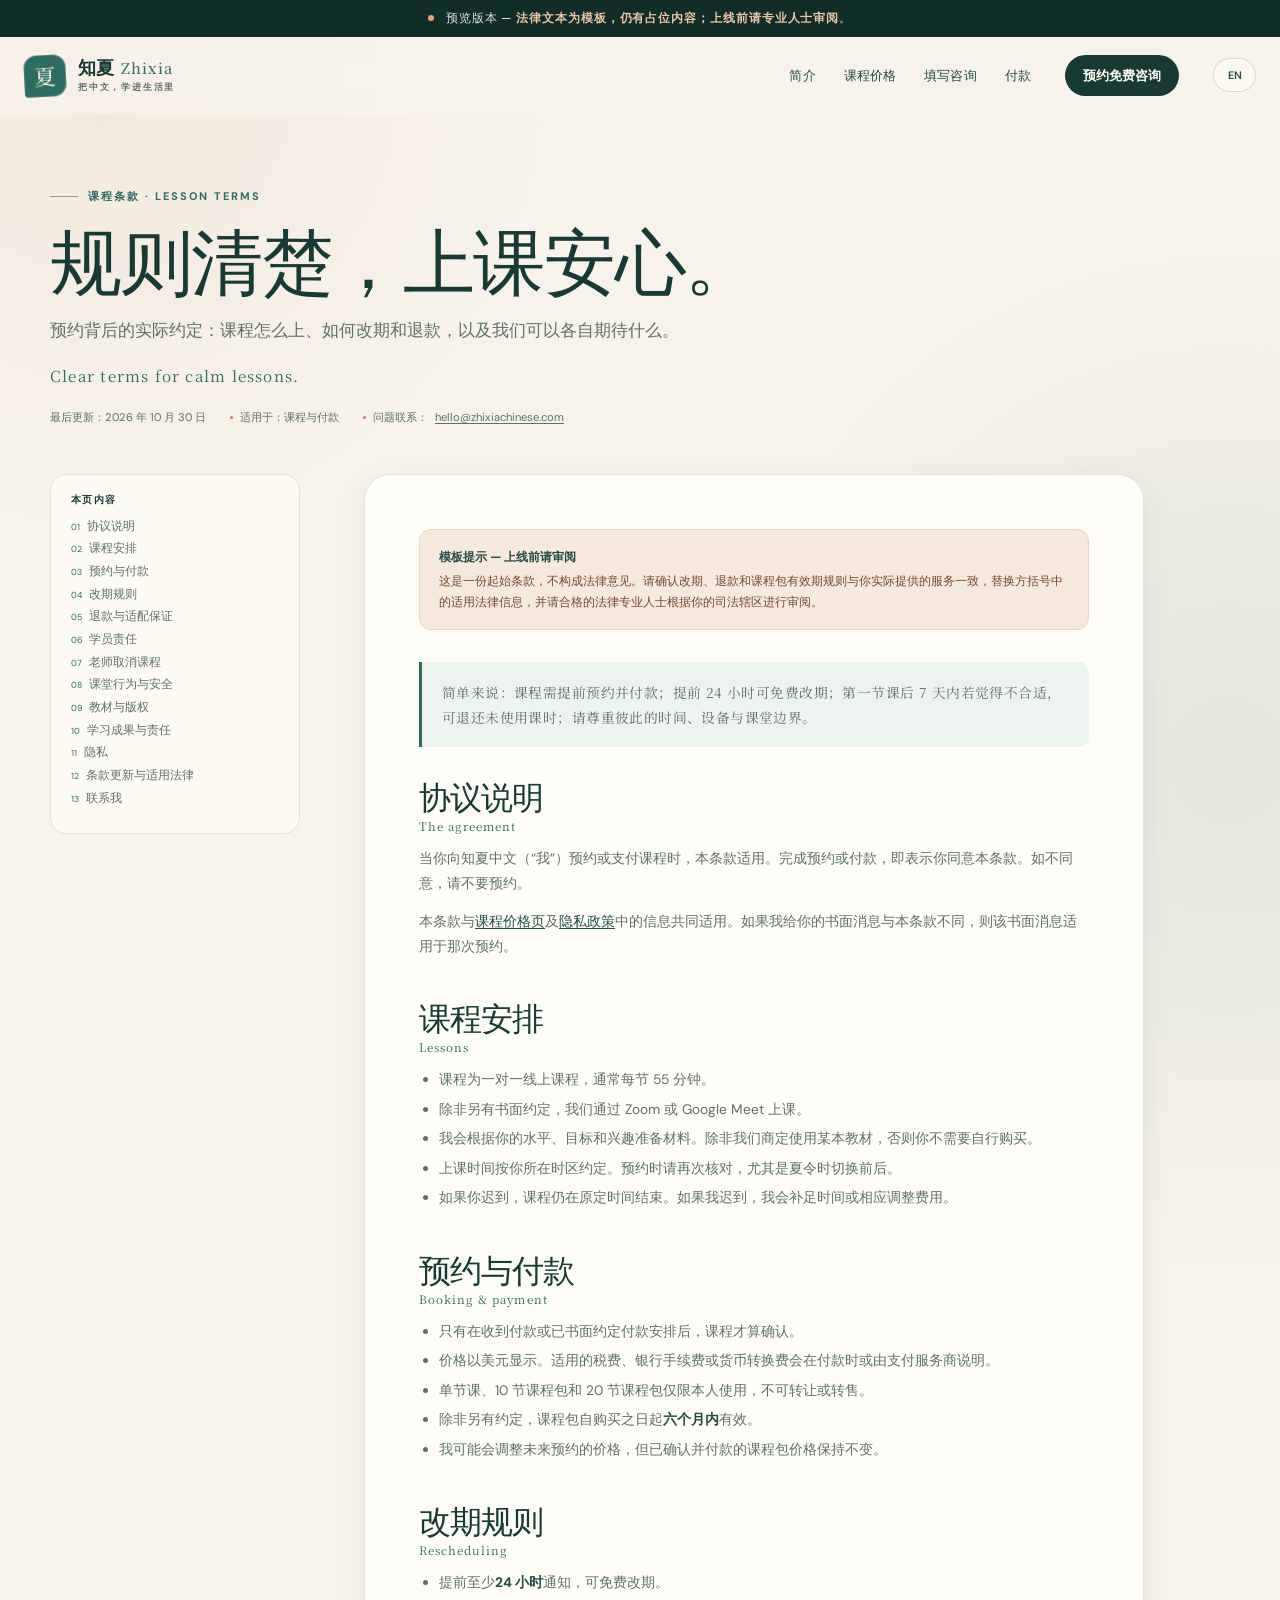
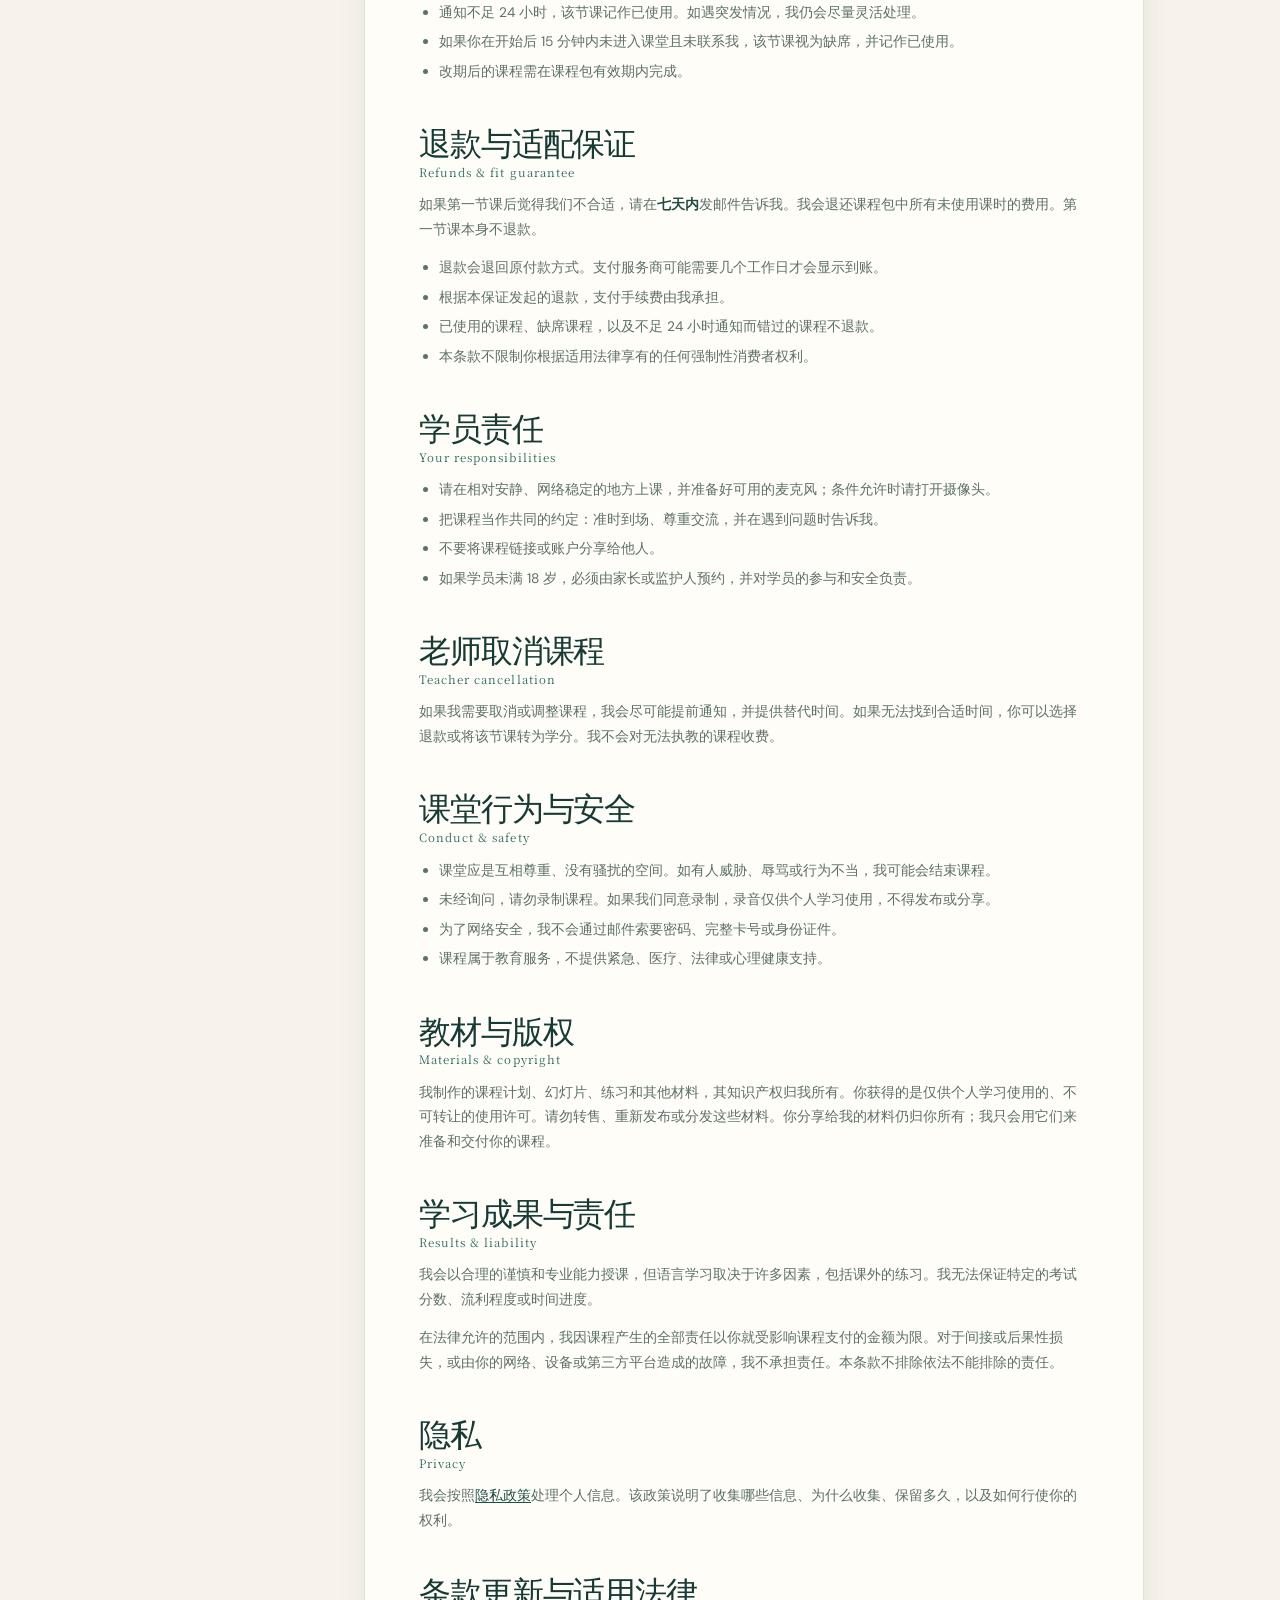
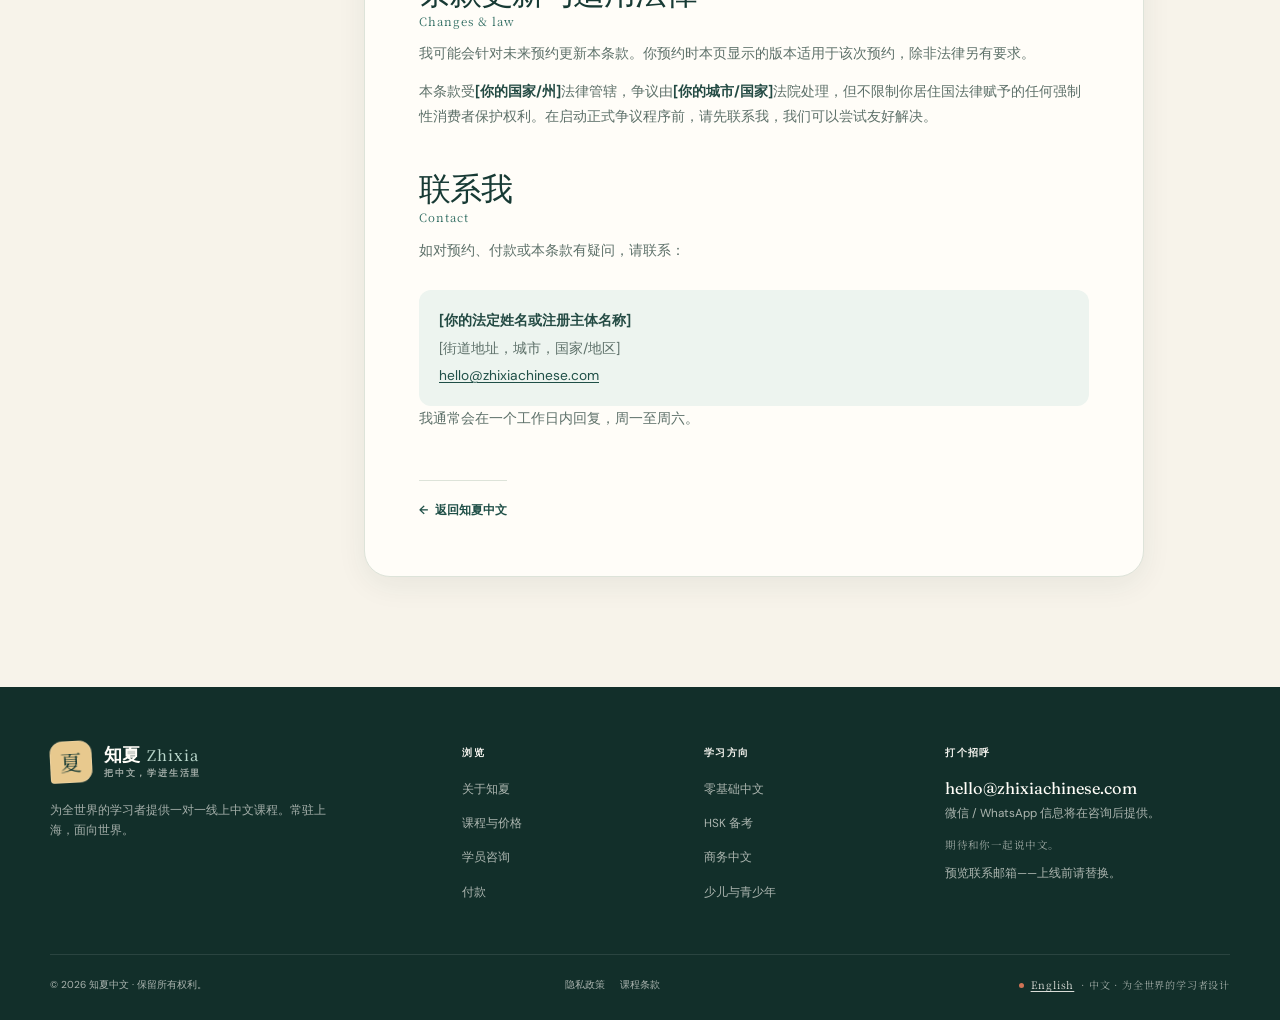
<file: terms-zh.html>
<!DOCTYPE html>
<html lang="zh-Hans">
<head>
  <meta charset="UTF-8">
  <meta name="viewport" content="width=device-width, initial-scale=1.0">
  <meta name="theme-color" content="#173a34">
  <meta name="description" content="知夏中文课程条款：预约、付款、改期、退款、课堂行为与隐私说明。">
  <title>课程条款 — 知夏中文</title>

  <link rel="icon" href="assets/favicon.svg" type="image/svg+xml">
  <link rel="manifest" href="site.webmanifest">
  <link rel="alternate" hreflang="zh-Hans" href="terms-zh.html">
  <link rel="alternate" hreflang="en" href="terms.html">
  <link rel="preconnect" href="https://fonts.googleapis.com">
  <link rel="preconnect" href="https://fonts.gstatic.com" crossorigin>
  <link href="https://fonts.googleapis.com/css2?family=DM+Sans:wght@400;500;600;700&amp;family=Fraunces:ital,opsz,wght@0,9..144,400;0,9..144,500;0,9..144,600;1,9..144,400;1,9..144,500&amp;family=Noto+Serif+SC:wght@400;500;600&amp;display=swap" rel="stylesheet">
  <link rel="stylesheet" href="assets/styles.css">
  <script>document.documentElement.classList.add('js');</script>
  <noscript><style>.reveal{opacity:1!important;transform:none!important}</style></noscript>
</head>
<body>
  <a class="skip-link" href="#main">跳到主要内容</a>

  <div class="demo-bar" data-demo-only>
    <span class="demo-dot" aria-hidden="true"></span>
    预览版本 — <strong>法律文本为模板，仍有占位内容；上线前请专业人士审阅</strong>。
  </div>

  <header class="site-header" data-header>
    <div class="header-inner">
      <a class="brand" href="index-zh.html" aria-label="知夏中文首页">
        <span class="brand-mark" aria-hidden="true">夏</span>
        <span class="brand-text">
          <span class="brand-name">知夏 <span lang="en">Zhixia</span></span>
          <span class="brand-sub">把中文，学进生活里</span>
        </span>
      </a>

      <nav class="site-nav" id="site-nav" aria-label="主导航">
        <ul class="nav-list">
          <li><a class="nav-link" href="index-zh.html#about">简介</a></li>
          <li><a class="nav-link" href="index-zh.html#pricing">课程价格</a></li>
          <li><a class="nav-link" href="index-zh.html#inquiry">填写咨询</a></li>
          <li><a class="nav-link" href="pay-zh.html">付款</a></li>
        </ul>
        <a class="nav-cta" href="index-zh.html#inquiry">预约免费咨询</a>
        <a class="nav-lang" href="terms.html" lang="en" hreflang="en" aria-label="Switch to English">EN</a>
      </nav>

      <button class="nav-toggle" type="button" aria-controls="site-nav" aria-expanded="false" aria-label="打开导航" data-nav-toggle>
        <span></span>
        <span></span>
      </button>
    </div>
  </header>

  <main id="main" class="legal-page" tabindex="-1">
    <div class="container">
      <div class="legal-hero">
        <p class="eyebrow">课程条款 · Lesson terms</p>
        <h1>规则清楚，上课安心。</h1>
        <p class="lede">预约背后的实际约定：课程怎么上、如何改期和退款，以及我们可以各自期待什么。</p>
        <p class="zh-line" lang="en">Clear terms for calm lessons.</p>
        <div class="legal-meta">
          <span>最后更新：2026 年 10 月 30 日</span>
          <span>适用于：课程与付款</span>
          <span>问题联系：<a href="mailto:hello@zhixiachinese.com">hello@zhixiachinese.com</a></span>
        </div>
      </div>

      <div class="legal-layout">
        <aside class="legal-toc" aria-label="本页内容">
          <h2>本页内容</h2>
          <ol>
            <li><a href="#agreement">协议说明</a></li>
            <li><a href="#lessons">课程安排</a></li>
            <li><a href="#booking">预约与付款</a></li>
            <li><a href="#rescheduling">改期规则</a></li>
            <li><a href="#refunds">退款与适配保证</a></li>
            <li><a href="#your-responsibilities">学员责任</a></li>
            <li><a href="#teacher-cancellation">老师取消课程</a></li>
            <li><a href="#conduct">课堂行为与安全</a></li>
            <li><a href="#intellectual-property">教材与版权</a></li>
            <li><a href="#results">学习成果与责任</a></li>
            <li><a href="#privacy">隐私</a></li>
            <li><a href="#changes-and-law">条款更新与适用法律</a></li>
            <li><a href="#contact">联系我</a></li>
          </ol>
        </aside>

        <article class="legal-body">
          <div class="legal-note" data-demo-only>
            <strong>模板提示 — 上线前请审阅</strong>
            这是一份起始条款，不构成法律意见。请确认改期、退款和课程包有效期规则与你实际提供的服务一致，替换方括号中的适用法律信息，并请合格的法律专业人士根据你的司法辖区进行审阅。
          </div>

          <div class="legal-summary">
            <p>简单来说：课程需提前预约并付款；提前 24 小时可免费改期；第一节课后 7 天内若觉得不合适，可退还未使用课时；请尊重彼此的时间、设备与课堂边界。</p>
          </div>

          <h2 id="agreement">协议说明 <span class="legal-zh-heading" lang="en">The agreement</span></h2>
          <p>当你向知夏中文（“我”）预约或支付课程时，本条款适用。完成预约或付款，即表示你同意本条款。如不同意，请不要预约。</p>
          <p>本条款与<a href="index-zh.html#pricing">课程价格页</a>及<a href="privacy-zh.html">隐私政策</a>中的信息共同适用。如果我给你的书面消息与本条款不同，则该书面消息适用于那次预约。</p>

          <h2 id="lessons">课程安排 <span class="legal-zh-heading" lang="en">Lessons</span></h2>
          <ul>
            <li>课程为一对一线上课程，通常每节 55 分钟。</li>
            <li>除非另有书面约定，我们通过 Zoom 或 Google Meet 上课。</li>
            <li>我会根据你的水平、目标和兴趣准备材料。除非我们商定使用某本教材，否则你不需要自行购买。</li>
            <li>上课时间按你所在时区约定。预约时请再次核对，尤其是夏令时切换前后。</li>
            <li>如果你迟到，课程仍在原定时间结束。如果我迟到，我会补足时间或相应调整费用。</li>
          </ul>

          <h2 id="booking">预约与付款 <span class="legal-zh-heading" lang="en">Booking &amp; payment</span></h2>
          <ul>
            <li>只有在收到付款或已书面约定付款安排后，课程才算确认。</li>
            <li>价格以美元显示。适用的税费、银行手续费或货币转换费会在付款时或由支付服务商说明。</li>
            <li>单节课、10 节课程包和 20 节课程包仅限本人使用，不可转让或转售。</li>
            <li>除非另有约定，课程包自购买之日起<strong>六个月内</strong>有效。</li>
            <li>我可能会调整未来预约的价格，但已确认并付款的课程包价格保持不变。</li>
          </ul>

          <h2 id="rescheduling">改期规则 <span class="legal-zh-heading" lang="en">Rescheduling</span></h2>
          <ul>
            <li>提前至少<strong>24 小时</strong>通知，可免费改期。</li>
            <li>通知不足 24 小时，该节课记作已使用。如遇突发情况，我仍会尽量灵活处理。</li>
            <li>如果你在开始后 15 分钟内未进入课堂且未联系我，该节课视为缺席，并记作已使用。</li>
            <li>改期后的课程需在课程包有效期内完成。</li>
          </ul>

          <h2 id="refunds">退款与适配保证 <span class="legal-zh-heading" lang="en">Refunds &amp; fit guarantee</span></h2>
          <p>如果第一节课后觉得我们不合适，请在<strong>七天内</strong>发邮件告诉我。我会退还课程包中所有未使用课时的费用。第一节课本身不退款。</p>
          <ul>
            <li>退款会退回原付款方式。支付服务商可能需要几个工作日才会显示到账。</li>
            <li>根据本保证发起的退款，支付手续费由我承担。</li>
            <li>已使用的课程、缺席课程，以及不足 24 小时通知而错过的课程不退款。</li>
            <li>本条款不限制你根据适用法律享有的任何强制性消费者权利。</li>
          </ul>

          <h2 id="your-responsibilities">学员责任 <span class="legal-zh-heading" lang="en">Your responsibilities</span></h2>
          <ul>
            <li>请在相对安静、网络稳定的地方上课，并准备好可用的麦克风；条件允许时请打开摄像头。</li>
            <li>把课程当作共同的约定：准时到场、尊重交流，并在遇到问题时告诉我。</li>
            <li>不要将课程链接或账户分享给他人。</li>
            <li>如果学员未满 18 岁，必须由家长或监护人预约，并对学员的参与和安全负责。</li>
          </ul>

          <h2 id="teacher-cancellation">老师取消课程 <span class="legal-zh-heading" lang="en">Teacher cancellation</span></h2>
          <p>如果我需要取消或调整课程，我会尽可能提前通知，并提供替代时间。如果无法找到合适时间，你可以选择退款或将该节课转为学分。我不会对无法执教的课程收费。</p>

          <h2 id="conduct">课堂行为与安全 <span class="legal-zh-heading" lang="en">Conduct &amp; safety</span></h2>
          <ul>
            <li>课堂应是互相尊重、没有骚扰的空间。如有人威胁、辱骂或行为不当，我可能会结束课程。</li>
            <li>未经询问，请勿录制课程。如果我们同意录制，录音仅供个人学习使用，不得发布或分享。</li>
            <li>为了网络安全，我不会通过邮件索要密码、完整卡号或身份证件。</li>
            <li>课程属于教育服务，不提供紧急、医疗、法律或心理健康支持。</li>
          </ul>

          <h2 id="intellectual-property">教材与版权 <span class="legal-zh-heading" lang="en">Materials &amp; copyright</span></h2>
          <p>我制作的课程计划、幻灯片、练习和其他材料，其知识产权归我所有。你获得的是仅供个人学习使用的、不可转让的使用许可。请勿转售、重新发布或分发这些材料。你分享给我的材料仍归你所有；我只会用它们来准备和交付你的课程。</p>

          <h2 id="results">学习成果与责任 <span class="legal-zh-heading" lang="en">Results &amp; liability</span></h2>
          <p>我会以合理的谨慎和专业能力授课，但语言学习取决于许多因素，包括课外的练习。我无法保证特定的考试分数、流利程度或时间进度。</p>
          <p>在法律允许的范围内，我因课程产生的全部责任以你就受影响课程支付的金额为限。对于间接或后果性损失，或由你的网络、设备或第三方平台造成的故障，我不承担责任。本条款不排除依法不能排除的责任。</p>

          <h2 id="privacy">隐私 <span class="legal-zh-heading" lang="en">Privacy</span></h2>
          <p>我会按照<a href="privacy-zh.html">隐私政策</a>处理个人信息。该政策说明了收集哪些信息、为什么收集、保留多久，以及如何行使你的权利。</p>

          <h2 id="changes-and-law">条款更新与适用法律 <span class="legal-zh-heading" lang="en">Changes &amp; law</span></h2>
          <p>我可能会针对未来预约更新本条款。你预约时本页显示的版本适用于该次预约，除非法律另有要求。</p>
          <p>本条款受<strong>[你的国家/州]</strong>法律管辖，争议由<strong>[你的城市/国家]</strong>法院处理，但不限制你居住国法律赋予的任何强制性消费者保护权利。在启动正式争议程序前，请先联系我，我们可以尝试友好解决。</p>

          <h2 id="contact">联系我 <span class="legal-zh-heading" lang="en">Contact</span></h2>
          <p>如对预约、付款或本条款有疑问，请联系：</p>
          <div class="legal-contact-card">
            <p><strong>[你的法定姓名或注册主体名称]</strong></p>
            <p>[街道地址，城市，国家/地区]</p>
            <p><a href="mailto:hello@zhixiachinese.com">hello@zhixiachinese.com</a></p>
          </div>
          <p>我通常会在一个工作日内回复，周一至周六。</p>

          <a class="legal-back" href="index-zh.html"><span aria-hidden="true">←</span> 返回知夏中文</a>
        </article>
      </div>
    </div>
  </main>

  <footer class="site-footer">
    <div class="container">
      <div class="footer-main">
        <div class="footer-brand">
          <a class="brand" href="index-zh.html" aria-label="知夏中文首页">
            <span class="brand-mark" aria-hidden="true">夏</span>
            <span class="brand-text">
              <span class="brand-name">知夏 <span lang="en">Zhixia</span></span>
              <span class="brand-sub">把中文，学进生活里</span>
            </span>
          </a>
          <p class="footer-blurb">为全世界的学习者提供一对一线上中文课程。常驻上海，面向世界。</p>
        </div>

        <div class="footer-col">
          <h3>浏览</h3>
          <ul>
            <li><a href="index-zh.html#about">关于知夏</a></li>
            <li><a href="index-zh.html#pricing">课程与价格</a></li>
            <li><a href="index-zh.html#inquiry">学员咨询</a></li>
            <li><a href="pay-zh.html">付款</a></li>
          </ul>
        </div>

        <div class="footer-col">
          <h3>学习方向</h3>
          <ul>
            <li><a href="index-zh.html#beginner-chinese">零基础中文</a></li>
            <li><a href="index-zh.html#hsk-prep">HSK 备考</a></li>
            <li><a href="index-zh.html#business-chinese">商务中文</a></li>
            <li><a href="index-zh.html#kids-teens">少儿与青少年</a></li>
          </ul>
        </div>

        <div class="footer-col footer-contact">
          <h3>打个招呼</h3>
          <a href="mailto:hello@zhixiachinese.com">hello@zhixiachinese.com</a>
          <p>微信 / WhatsApp 信息将在咨询后提供。</p>
          <p class="zh-note" lang="zh-Hans">期待和你一起说中文。</p>
          <p data-demo-only>预览联系邮箱——上线前请替换。</p>
        </div>
      </div>

      <div class="footer-bottom">
        <p>© <span data-year>2026</span> 知夏中文 · 保留所有权利。</p>
        <nav class="footer-legal" aria-label="法律信息">
          <a href="privacy-zh.html">隐私政策</a>
          <a href="terms-zh.html" aria-current="page">课程条款</a>
        </nav>
        <span class="footer-seal"><a href="terms.html" lang="en" hreflang="en">English</a> · 中文 · 为全世界的学习者设计</span>
      </div>
    </div>
  </footer>

  <script src="assets/app.js" defer></script>
</body>
</html>
</file>
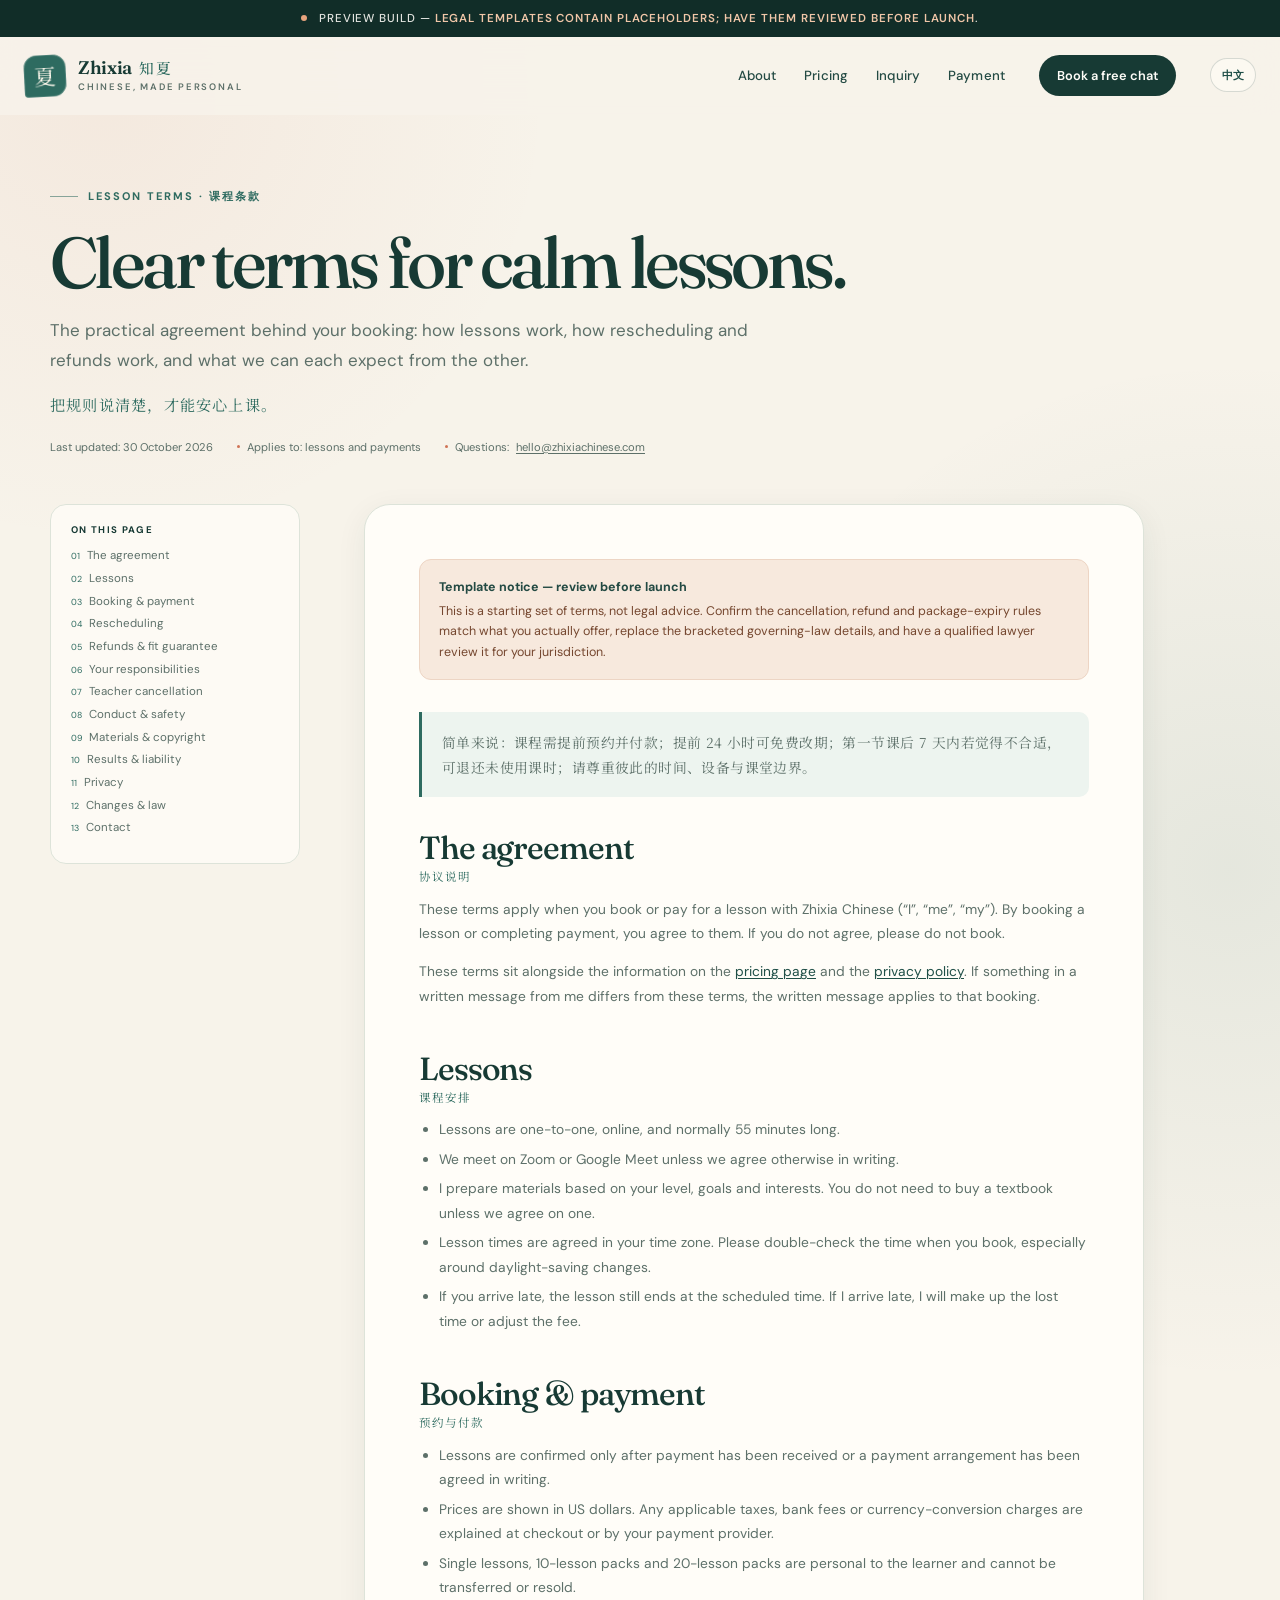
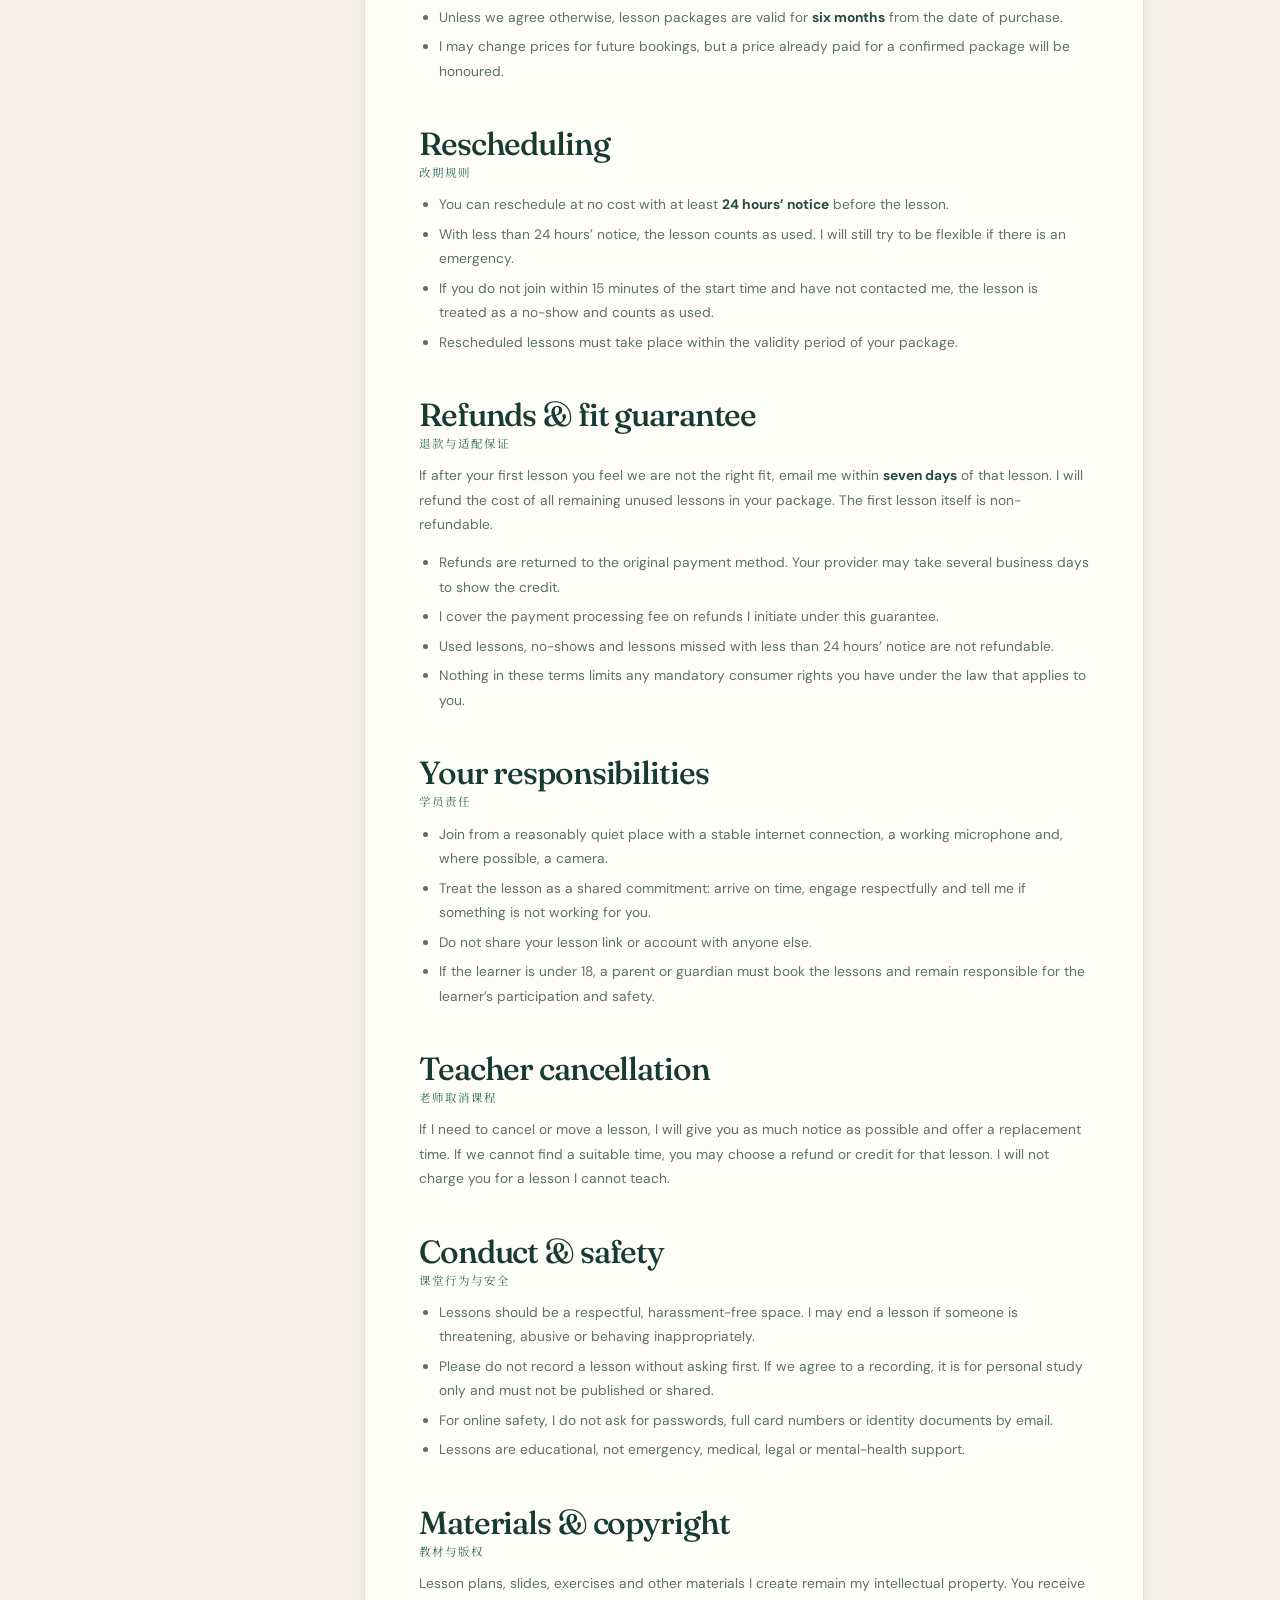
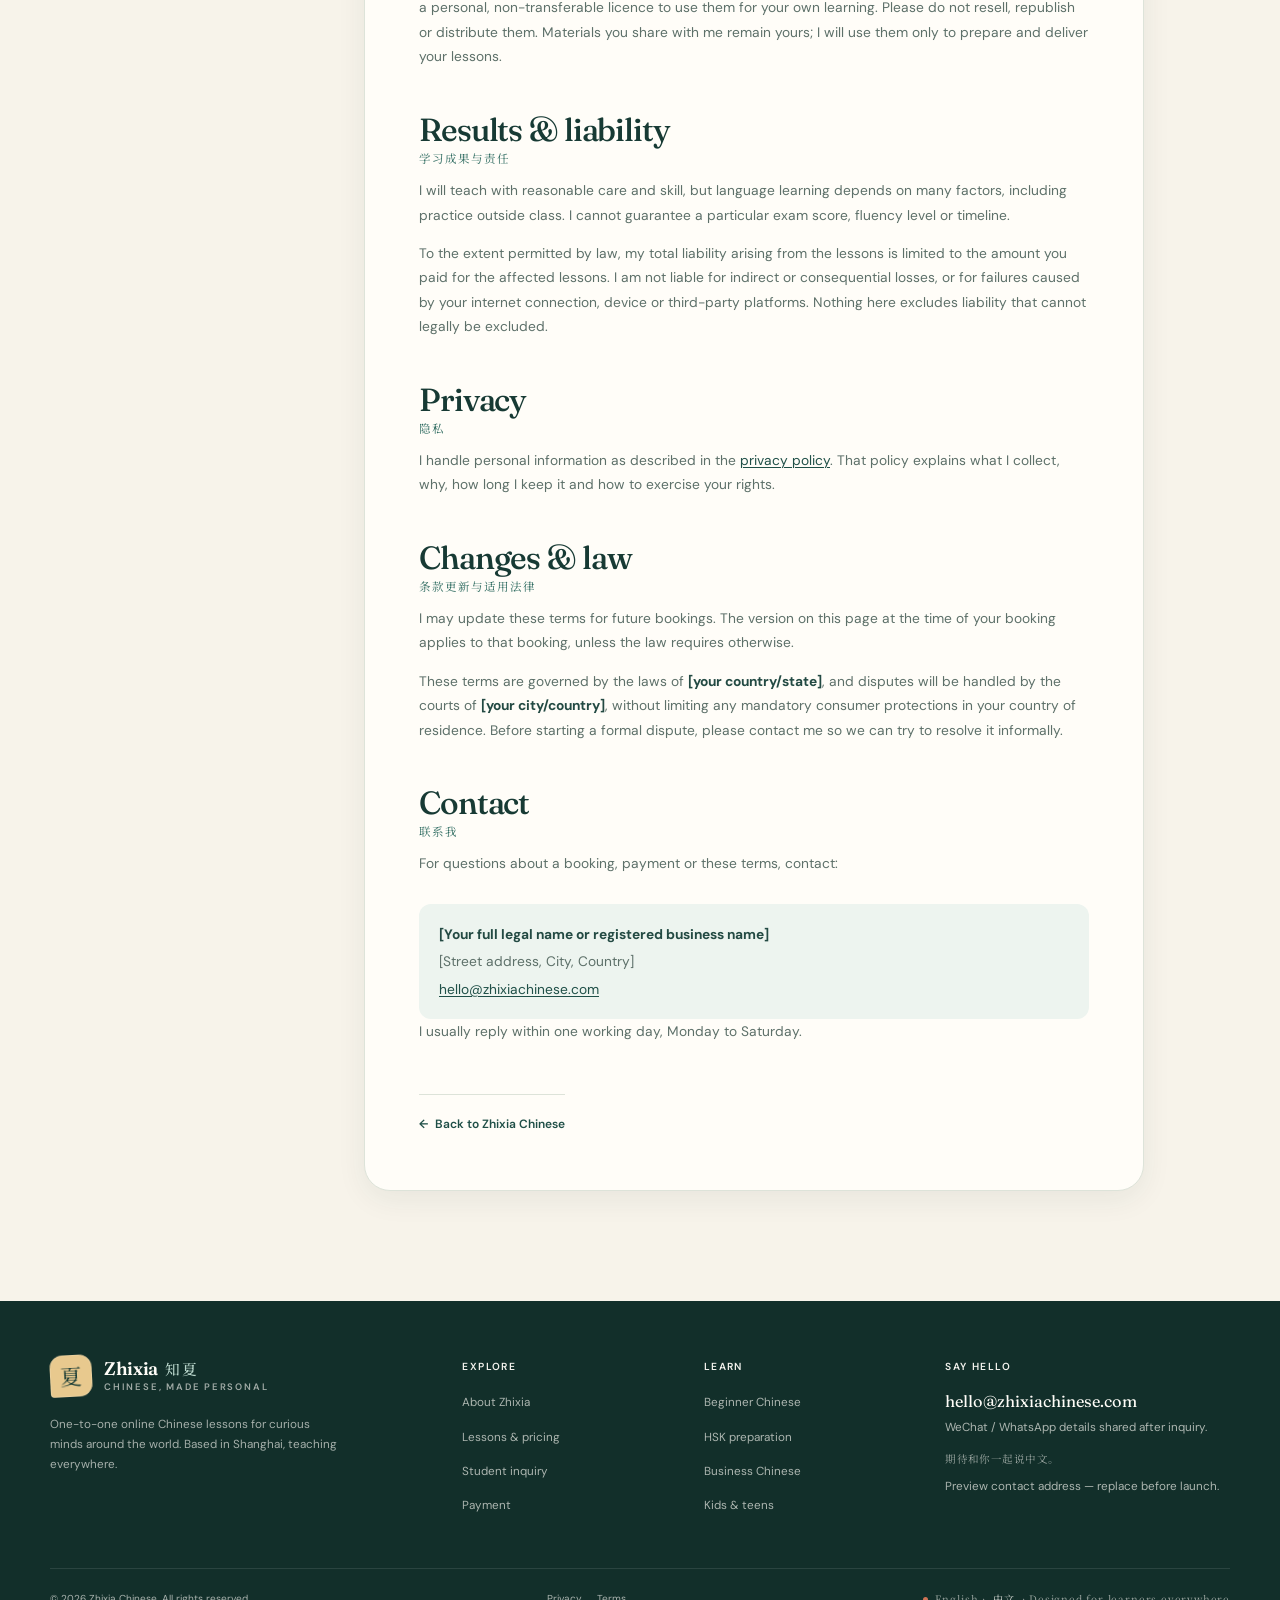
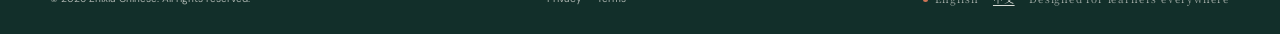
<file: terms.html>
<!DOCTYPE html>
<html lang="en">
<head>
  <meta charset="UTF-8">
  <meta name="viewport" content="width=device-width, initial-scale=1.0">
  <meta name="theme-color" content="#173a34">
  <meta name="description" content="Lesson terms for Zhixia Chinese — booking, payment, rescheduling, refunds, conduct and privacy.">
  <title>Lesson Terms — Zhixia Chinese</title>

  <link rel="icon" href="assets/favicon.svg" type="image/svg+xml">
  <link rel="manifest" href="site.webmanifest">
  <link rel="alternate" hreflang="en" href="terms.html">
  <link rel="alternate" hreflang="zh-Hans" href="terms-zh.html">
  <link rel="preconnect" href="https://fonts.googleapis.com">
  <link rel="preconnect" href="https://fonts.gstatic.com" crossorigin>
  <link href="https://fonts.googleapis.com/css2?family=DM+Sans:wght@400;500;600;700&amp;family=Fraunces:ital,opsz,wght@0,9..144,400;0,9..144,500;0,9..144,600;1,9..144,400;1,9..144,500&amp;family=Noto+Serif+SC:wght@400;500;600&amp;display=swap" rel="stylesheet">
  <link rel="stylesheet" href="assets/styles.css">
  <script>document.documentElement.classList.add('js');</script>
  <noscript><style>.reveal{opacity:1!important;transform:none!important}</style></noscript>
</head>
<body>
  <a class="skip-link" href="#main">Skip to content</a>

  <div class="demo-bar" data-demo-only>
    <span class="demo-dot" aria-hidden="true"></span>
    Preview build — <strong>legal templates contain placeholders; have them reviewed before launch</strong>.
  </div>

  <header class="site-header" data-header>
    <div class="header-inner">
      <a class="brand" href="index.html" aria-label="Zhixia Chinese home">
        <span class="brand-mark" aria-hidden="true">夏</span>
        <span class="brand-text">
          <span class="brand-name">Zhixia <span lang="zh-Hans">知夏</span></span>
          <span class="brand-sub">Chinese, made personal</span>
        </span>
      </a>

      <nav class="site-nav" id="site-nav" aria-label="Main navigation">
        <ul class="nav-list">
          <li><a class="nav-link" href="index.html#about">About</a></li>
          <li><a class="nav-link" href="index.html#pricing">Pricing</a></li>
          <li><a class="nav-link" href="index.html#inquiry">Inquiry</a></li>
          <li><a class="nav-link" href="pay.html">Payment</a></li>
        </ul>
        <a class="nav-cta" href="index.html#inquiry">Book a free chat</a>
        <a class="nav-lang" href="terms-zh.html" lang="zh-Hans" hreflang="zh-Hans" aria-label="切换至中文">中文</a>
      </nav>

      <button class="nav-toggle" type="button" aria-controls="site-nav" aria-expanded="false" aria-label="Open navigation" data-nav-toggle>
        <span></span>
        <span></span>
      </button>
    </div>
  </header>

  <main id="main" class="legal-page" tabindex="-1">
    <div class="container">
      <div class="legal-hero">
        <p class="eyebrow">Lesson terms · 课程条款</p>
        <h1>Clear terms for calm lessons.</h1>
        <p class="lede">The practical agreement behind your booking: how lessons work, how rescheduling and refunds work, and what we can each expect from the other.</p>
        <p class="zh-line" lang="zh-Hans">把规则说清楚，才能安心上课。</p>
        <div class="legal-meta">
          <span>Last updated: 30 October 2026</span>
          <span>Applies to: lessons and payments</span>
          <span>Questions: <a href="mailto:hello@zhixiachinese.com">hello@zhixiachinese.com</a></span>
        </div>
      </div>

      <div class="legal-layout">
        <aside class="legal-toc" aria-label="On this page">
          <h2>On this page</h2>
          <ol>
            <li><a href="#agreement">The agreement</a></li>
            <li><a href="#lessons">Lessons</a></li>
            <li><a href="#booking">Booking &amp; payment</a></li>
            <li><a href="#rescheduling">Rescheduling</a></li>
            <li><a href="#refunds">Refunds &amp; fit guarantee</a></li>
            <li><a href="#your-responsibilities">Your responsibilities</a></li>
            <li><a href="#teacher-cancellation">Teacher cancellation</a></li>
            <li><a href="#conduct">Conduct &amp; safety</a></li>
            <li><a href="#intellectual-property">Materials &amp; copyright</a></li>
            <li><a href="#results">Results &amp; liability</a></li>
            <li><a href="#privacy">Privacy</a></li>
            <li><a href="#changes-and-law">Changes &amp; law</a></li>
            <li><a href="#contact">Contact</a></li>
          </ol>
        </aside>

        <article class="legal-body">
          <div class="legal-note" data-demo-only>
            <strong>Template notice — review before launch</strong>
            This is a starting set of terms, not legal advice. Confirm the cancellation, refund and package-expiry rules match what you actually offer, replace the bracketed governing-law details, and have a qualified lawyer review it for your jurisdiction.
          </div>

          <div class="legal-summary">
            <p lang="zh-Hans">简单来说：课程需提前预约并付款；提前 24 小时可免费改期；第一节课后 7 天内若觉得不合适，可退还未使用课时；请尊重彼此的时间、设备与课堂边界。</p>
          </div>

          <h2 id="agreement">The agreement <span class="legal-zh-heading" lang="zh-Hans">协议说明</span></h2>
          <p>These terms apply when you book or pay for a lesson with Zhixia Chinese (“I”, “me”, “my”). By booking a lesson or completing payment, you agree to them. If you do not agree, please do not book.</p>
          <p>These terms sit alongside the information on the <a href="index.html#pricing">pricing page</a> and the <a href="privacy.html">privacy policy</a>. If something in a written message from me differs from these terms, the written message applies to that booking.</p>

          <h2 id="lessons">Lessons <span class="legal-zh-heading" lang="zh-Hans">课程安排</span></h2>
          <ul>
            <li>Lessons are one-to-one, online, and normally 55 minutes long.</li>
            <li>We meet on Zoom or Google Meet unless we agree otherwise in writing.</li>
            <li>I prepare materials based on your level, goals and interests. You do not need to buy a textbook unless we agree on one.</li>
            <li>Lesson times are agreed in your time zone. Please double-check the time when you book, especially around daylight-saving changes.</li>
            <li>If you arrive late, the lesson still ends at the scheduled time. If I arrive late, I will make up the lost time or adjust the fee.</li>
          </ul>

          <h2 id="booking">Booking &amp; payment <span class="legal-zh-heading" lang="zh-Hans">预约与付款</span></h2>
          <ul>
            <li>Lessons are confirmed only after payment has been received or a payment arrangement has been agreed in writing.</li>
            <li>Prices are shown in US dollars. Any applicable taxes, bank fees or currency-conversion charges are explained at checkout or by your payment provider.</li>
            <li>Single lessons, 10-lesson packs and 20-lesson packs are personal to the learner and cannot be transferred or resold.</li>
            <li>Unless we agree otherwise, lesson packages are valid for <strong>six months</strong> from the date of purchase.</li>
            <li>I may change prices for future bookings, but a price already paid for a confirmed package will be honoured.</li>
          </ul>

          <h2 id="rescheduling">Rescheduling <span class="legal-zh-heading" lang="zh-Hans">改期规则</span></h2>
          <ul>
            <li>You can reschedule at no cost with at least <strong>24 hours’ notice</strong> before the lesson.</li>
            <li>With less than 24 hours’ notice, the lesson counts as used. I will still try to be flexible if there is an emergency.</li>
            <li>If you do not join within 15 minutes of the start time and have not contacted me, the lesson is treated as a no-show and counts as used.</li>
            <li>Rescheduled lessons must take place within the validity period of your package.</li>
          </ul>

          <h2 id="refunds">Refunds &amp; fit guarantee <span class="legal-zh-heading" lang="zh-Hans">退款与适配保证</span></h2>
          <p>If after your first lesson you feel we are not the right fit, email me within <strong>seven days</strong> of that lesson. I will refund the cost of all remaining unused lessons in your package. The first lesson itself is non-refundable.</p>
          <ul>
            <li>Refunds are returned to the original payment method. Your provider may take several business days to show the credit.</li>
            <li>I cover the payment processing fee on refunds I initiate under this guarantee.</li>
            <li>Used lessons, no-shows and lessons missed with less than 24 hours’ notice are not refundable.</li>
            <li>Nothing in these terms limits any mandatory consumer rights you have under the law that applies to you.</li>
          </ul>

          <h2 id="your-responsibilities">Your responsibilities <span class="legal-zh-heading" lang="zh-Hans">学员责任</span></h2>
          <ul>
            <li>Join from a reasonably quiet place with a stable internet connection, a working microphone and, where possible, a camera.</li>
            <li>Treat the lesson as a shared commitment: arrive on time, engage respectfully and tell me if something is not working for you.</li>
            <li>Do not share your lesson link or account with anyone else.</li>
            <li>If the learner is under 18, a parent or guardian must book the lessons and remain responsible for the learner’s participation and safety.</li>
          </ul>

          <h2 id="teacher-cancellation">Teacher cancellation <span class="legal-zh-heading" lang="zh-Hans">老师取消课程</span></h2>
          <p>If I need to cancel or move a lesson, I will give you as much notice as possible and offer a replacement time. If we cannot find a suitable time, you may choose a refund or credit for that lesson. I will not charge you for a lesson I cannot teach.</p>

          <h2 id="conduct">Conduct &amp; safety <span class="legal-zh-heading" lang="zh-Hans">课堂行为与安全</span></h2>
          <ul>
            <li>Lessons should be a respectful, harassment-free space. I may end a lesson if someone is threatening, abusive or behaving inappropriately.</li>
            <li>Please do not record a lesson without asking first. If we agree to a recording, it is for personal study only and must not be published or shared.</li>
            <li>For online safety, I do not ask for passwords, full card numbers or identity documents by email.</li>
            <li>Lessons are educational, not emergency, medical, legal or mental-health support.</li>
          </ul>

          <h2 id="intellectual-property">Materials &amp; copyright <span class="legal-zh-heading" lang="zh-Hans">教材与版权</span></h2>
          <p>Lesson plans, slides, exercises and other materials I create remain my intellectual property. You receive a personal, non-transferable licence to use them for your own learning. Please do not resell, republish or distribute them. Materials you share with me remain yours; I will use them only to prepare and deliver your lessons.</p>

          <h2 id="results">Results &amp; liability <span class="legal-zh-heading" lang="zh-Hans">学习成果与责任</span></h2>
          <p>I will teach with reasonable care and skill, but language learning depends on many factors, including practice outside class. I cannot guarantee a particular exam score, fluency level or timeline.</p>
          <p>To the extent permitted by law, my total liability arising from the lessons is limited to the amount you paid for the affected lessons. I am not liable for indirect or consequential losses, or for failures caused by your internet connection, device or third-party platforms. Nothing here excludes liability that cannot legally be excluded.</p>

          <h2 id="privacy">Privacy <span class="legal-zh-heading" lang="zh-Hans">隐私</span></h2>
          <p>I handle personal information as described in the <a href="privacy.html">privacy policy</a>. That policy explains what I collect, why, how long I keep it and how to exercise your rights.</p>

          <h2 id="changes-and-law">Changes &amp; law <span class="legal-zh-heading" lang="zh-Hans">条款更新与适用法律</span></h2>
          <p>I may update these terms for future bookings. The version on this page at the time of your booking applies to that booking, unless the law requires otherwise.</p>
          <p>These terms are governed by the laws of <strong>[your country/state]</strong>, and disputes will be handled by the courts of <strong>[your city/country]</strong>, without limiting any mandatory consumer protections in your country of residence. Before starting a formal dispute, please contact me so we can try to resolve it informally.</p>

          <h2 id="contact">Contact <span class="legal-zh-heading" lang="zh-Hans">联系我</span></h2>
          <p>For questions about a booking, payment or these terms, contact:</p>
          <div class="legal-contact-card">
            <p><strong>[Your full legal name or registered business name]</strong></p>
            <p>[Street address, City, Country]</p>
            <p><a href="mailto:hello@zhixiachinese.com">hello@zhixiachinese.com</a></p>
          </div>
          <p>I usually reply within one working day, Monday to Saturday.</p>

          <a class="legal-back" href="index.html"><span aria-hidden="true">←</span> Back to Zhixia Chinese</a>
        </article>
      </div>
    </div>
  </main>

  <footer class="site-footer">
    <div class="container">
      <div class="footer-main">
        <div class="footer-brand">
          <a class="brand" href="index.html" aria-label="Zhixia Chinese home">
            <span class="brand-mark" aria-hidden="true">夏</span>
            <span class="brand-text">
              <span class="brand-name">Zhixia <span lang="zh-Hans">知夏</span></span>
              <span class="brand-sub">Chinese, made personal</span>
            </span>
          </a>
          <p class="footer-blurb">One-to-one online Chinese lessons for curious minds around the world. Based in Shanghai, teaching everywhere.</p>
        </div>

        <div class="footer-col">
          <h3>Explore</h3>
          <ul>
            <li><a href="index.html#about">About Zhixia</a></li>
            <li><a href="index.html#pricing">Lessons &amp; pricing</a></li>
            <li><a href="index.html#inquiry">Student inquiry</a></li>
            <li><a href="pay.html">Payment</a></li>
          </ul>
        </div>

        <div class="footer-col">
          <h3>Learn</h3>
          <ul>
            <li><a href="index.html#beginner-chinese">Beginner Chinese</a></li>
            <li><a href="index.html#hsk-prep">HSK preparation</a></li>
            <li><a href="index.html#business-chinese">Business Chinese</a></li>
            <li><a href="index.html#kids-teens">Kids &amp; teens</a></li>
          </ul>
        </div>

        <div class="footer-col footer-contact">
          <h3>Say hello</h3>
          <a href="mailto:hello@zhixiachinese.com">hello@zhixiachinese.com</a>
          <p>WeChat / WhatsApp details shared after inquiry.</p>
          <p class="zh-note" lang="zh-Hans">期待和你一起说中文。</p>
          <p data-demo-only>Preview contact address — replace before launch.</p>
        </div>
      </div>

      <div class="footer-bottom">
        <p>© <span data-year>2026</span> Zhixia Chinese. All rights reserved.</p>
        <nav class="footer-legal" aria-label="Legal">
          <a href="privacy.html">Privacy</a>
          <a href="terms.html" aria-current="page">Terms</a>
        </nav>
        <span class="footer-seal">English · <a href="terms-zh.html" lang="zh-Hans" hreflang="zh-Hans">中文</a> · Designed for learners everywhere</span>
      </div>
    </div>
  </footer>

  <script src="assets/app.js" defer></script>
</body>
</html>
</file>
<file: assets/styles.css>
/* ==========================================================================
   Zhixia Chinese — shared visual system
   Warm paper, tea-green, ink and a little terracotta.
   ========================================================================== */

:root {
  --cream: #f7f3ea;
  --cream-deep: #efe8da;
  --paper: #fffdf8;
  --ink: #173a34;
  --ink-2: #234a43;
  --teal: #2e6b60;
  --teal-dark: #1f4f47;
  --teal-soft: #dfece5;
  --teal-pale: #edf4ef;
  --coral: #cf7355;
  --coral-dark: #a9543c;
  --coral-soft: #f4ded2;
  --gold: #c39751;
  --muted: #5d7069;
  --muted-light: #667a72;
  --line: #dde3d9;
  --line-dark: rgba(23, 58, 52, 0.16);
  --shadow-sm: 0 8px 30px rgba(23, 58, 52, 0.07);
  --shadow: 0 24px 70px rgba(23, 58, 52, 0.11);
  --shadow-lg: 0 40px 100px rgba(23, 58, 52, 0.16);
  --radius-sm: 14px;
  --radius: 24px;
  --radius-lg: 36px;
  --container: 1180px;
  --header-h: 78px;
  --font-display: "Fraunces", "Iowan Old Style", Georgia, "Songti SC", serif;
  --font-sans: "DM Sans", "Avenir Next", "Segoe UI", "PingFang SC", "Noto Sans SC", sans-serif;
  --font-zh: "Noto Serif SC", "Songti SC", "STSong", "SimSun", serif;
  --ease: cubic-bezier(0.22, 1, 0.36, 1);
}

*,
*::before,
*::after {
  box-sizing: border-box;
}

[hidden] {
  display: none !important;
}

html {
  scroll-behavior: smooth;
  scroll-padding-top: calc(var(--header-h) + 24px);
}

body {
  margin: 0;
  color: var(--ink);
  background:
    radial-gradient(circle at 8% 2%, rgba(207, 115, 85, 0.08), transparent 28rem),
    radial-gradient(circle at 96% 18%, rgba(46, 107, 96, 0.09), transparent 32rem),
    var(--cream);
  font-family: var(--font-sans);
  font-size: 16px;
  line-height: 1.65;
  -webkit-font-smoothing: antialiased;
  text-rendering: optimizeLegibility;
}

body.menu-open {
  overflow: hidden;
}

::selection {
  color: var(--paper);
  background: var(--teal);
}

img,
svg {
  display: block;
  max-width: 100%;
}

a {
  color: inherit;
  text-decoration-thickness: 1px;
  text-underline-offset: 0.2em;
}

button,
input,
select,
textarea {
  font: inherit;
}

button {
  cursor: pointer;
}

h1,
h2,
h3,
h4,
p {
  margin-top: 0;
}

h1,
h2,
h3 {
  font-family: var(--font-display);
  font-weight: 500;
  line-height: 1.06;
  letter-spacing: -0.035em;
}

h2 {
  margin-bottom: 22px;
  font-size: clamp(2.3rem, 4.6vw, 4rem);
}

h3 {
  letter-spacing: -0.02em;
}

p {
  margin-bottom: 1em;
}

:focus-visible {
  outline: 3px solid var(--coral);
  outline-offset: 4px;
}

main:focus {
  outline: none;
}

.container {
  width: min(calc(100% - 48px), var(--container));
  margin-inline: auto;
}

.container-narrow {
  width: min(calc(100% - 48px), 860px);
  margin-inline: auto;
}

.section {
  padding-block: 110px;
}

.section-tight {
  padding-block: 80px;
}

.sr-only {
  position: absolute !important;
  width: 1px !important;
  height: 1px !important;
  padding: 0 !important;
  margin: -1px !important;
  overflow: hidden !important;
  clip: rect(0, 0, 0, 0) !important;
  white-space: nowrap !important;
  border: 0 !important;
}

.skip-link {
  position: fixed;
  top: 12px;
  left: 12px;
  z-index: 200;
  padding: 10px 18px;
  color: var(--paper);
  background: var(--ink);
  border-radius: 999px;
  transform: translateY(-150%);
  transition: transform 180ms ease;
}

.skip-link:focus {
  transform: translateY(0);
}

/* ---------- Demo notice ---------- */

.demo-bar {
  position: relative;
  z-index: 60;
  padding: 9px 20px;
  color: rgba(255, 253, 248, 0.88);
  background: #112d28;
  font-size: 0.72rem;
  font-weight: 500;
  letter-spacing: 0.08em;
  text-align: center;
  text-transform: uppercase;
}

.demo-bar strong {
  color: #f0c6a8;
  font-weight: 600;
}

.demo-bar .demo-dot {
  display: inline-block;
  width: 6px;
  height: 6px;
  margin-right: 8px;
  background: #e7a47e;
  border-radius: 50%;
  vertical-align: 1px;
  animation: blink 2.6s ease-in-out infinite;
}

@keyframes blink {
  0%, 100% { opacity: 1; }
  50% { opacity: 0.35; }
}

/* ---------- Header ---------- */

.site-header {
  position: sticky;
  top: 0;
  z-index: 50;
  height: var(--header-h);
  background: rgba(247, 243, 234, 0.86);
  border-bottom: 1px solid transparent;
  backdrop-filter: blur(18px);
  -webkit-backdrop-filter: blur(18px);
  transition: border-color 220ms ease, box-shadow 220ms ease, background 220ms ease;
}

.site-header.is-scrolled {
  background: rgba(250, 247, 240, 0.94);
  border-bottom-color: var(--line);
  box-shadow: 0 10px 30px rgba(23, 58, 52, 0.05);
}

.header-inner {
  display: flex;
  align-items: center;
  justify-content: space-between;
  width: min(calc(100% - 48px), 1280px);
  height: 100%;
  margin-inline: auto;
}

.brand {
  display: inline-flex;
  align-items: center;
  gap: 12px;
  text-decoration: none;
}

.brand-mark {
  display: grid;
  flex: 0 0 auto;
  width: 42px;
  height: 42px;
  color: #fff9ed;
  background: var(--teal);
  border-radius: 13px 13px 13px 4px;
  font-family: var(--font-zh);
  font-size: 1.35rem;
  line-height: 1;
  place-items: center;
  transform: rotate(-3deg);
  box-shadow: inset 0 0 0 1px rgba(255, 255, 255, 0.14);
}

.brand-text {
  display: flex;
  flex-direction: column;
  line-height: 1.05;
}

.brand-name {
  font-family: var(--font-display);
  font-size: 1.14rem;
  font-weight: 600;
  letter-spacing: -0.02em;
}

.brand-name span {
  margin-left: 4px;
  color: var(--teal);
  font-family: var(--font-zh);
  font-size: 0.92rem;
  font-weight: 500;
  letter-spacing: 0.08em;
}

.brand-sub {
  margin-top: 5px;
  color: var(--muted);
  font-size: 0.59rem;
  font-weight: 600;
  letter-spacing: 0.19em;
  text-transform: uppercase;
}

.site-nav {
  display: flex;
  align-items: center;
  gap: 34px;
}

.nav-list {
  display: flex;
  align-items: center;
  gap: 28px;
  margin: 0;
  padding: 0;
  list-style: none;
}

.nav-link {
  position: relative;
  color: var(--ink-2);
  font-size: 0.83rem;
  font-weight: 500;
  letter-spacing: 0.01em;
  text-decoration: none;
}

.nav-link::after {
  position: absolute;
  right: 0;
  bottom: -7px;
  left: 0;
  height: 1.5px;
  background: var(--coral);
  content: "";
  transform: scaleX(0);
  transform-origin: right;
  transition: transform 220ms var(--ease);
}

.nav-link:hover::after,
.nav-link[aria-current="page"]::after,
.nav-link.is-active::after {
  transform: scaleX(1);
  transform-origin: left;
}

.nav-link[aria-current="page"] {
  color: var(--ink);
}

.nav-cta {
  padding: 10px 18px;
  color: var(--paper);
  background: var(--ink);
  border-radius: 999px;
  font-size: 0.8rem;
  font-weight: 600;
  text-decoration: none;
  transition: background 180ms ease, transform 180ms ease;
}

.nav-cta:hover {
  background: var(--teal);
  transform: translateY(-1px);
}

.nav-lang {
  display: inline-flex;
  align-items: center;
  justify-content: center;
  min-width: 43px;
  min-height: 34px;
  padding: 7px 11px;
  color: var(--teal-dark);
  background: rgba(255, 253, 248, 0.5);
  border: 1px solid var(--line-dark);
  border-radius: 999px;
  font-size: 0.68rem;
  font-weight: 600;
  line-height: 1;
  text-decoration: none;
  transition: background 180ms ease, border-color 180ms ease, color 180ms ease;
}

.nav-lang:hover {
  color: var(--ink);
  background: var(--teal-pale);
  border-color: rgba(46, 107, 96, 0.34);
}

.nav-toggle {
  display: none;
  width: 44px;
  height: 44px;
  padding: 0;
  color: var(--ink);
  background: transparent;
  border: 1px solid var(--line-dark);
  border-radius: 50%;
}

.nav-toggle span {
  display: block;
  width: 17px;
  height: 1.5px;
  margin: 4px auto;
  background: currentColor;
  transition: transform 200ms ease, opacity 200ms ease;
}

.nav-toggle[aria-expanded="true"] span:first-child {
  transform: translateY(5.5px) rotate(45deg);
}

.nav-toggle[aria-expanded="true"] span:last-child {
  transform: translateY(-5.5px) rotate(-45deg);
}

/* ---------- Type & links ---------- */

.eyebrow {
  display: inline-flex;
  align-items: center;
  gap: 10px;
  margin-bottom: 20px;
  color: var(--teal);
  font-size: 0.69rem;
  font-weight: 700;
  letter-spacing: 0.18em;
  line-height: 1.4;
  text-transform: uppercase;
}

.eyebrow::before {
  display: block;
  width: 28px;
  height: 1px;
  background: currentColor;
  content: "";
  opacity: 0.55;
}

.eyebrow.on-dark {
  color: #b8d5ca;
}

.eyebrow.is-centered {
  justify-content: center;
}

.lede {
  max-width: 61ch;
  color: var(--muted);
  font-size: 1.06rem;
  line-height: 1.75;
}

.zh {
  font-family: var(--font-zh);
}

.zh-line {
  margin-top: 8px;
  color: var(--teal);
  font-family: var(--font-zh);
  font-size: 0.95rem;
  letter-spacing: 0.08em;
}

.zh-note {
  color: var(--muted);
  font-family: var(--font-zh);
  font-size: 0.88rem;
  letter-spacing: 0.04em;
}

.text-coral {
  color: var(--coral);
}

.section-head {
  max-width: 760px;
  margin-bottom: 52px;
}

.section-head.centered {
  margin-inline: auto;
  text-align: center;
}

.section-head.centered .eyebrow {
  justify-content: center;
}

.section-head.centered .lede {
  margin-inline: auto;
}

.split-head {
  display: flex;
  align-items: end;
  justify-content: space-between;
  gap: 40px;
  margin-bottom: 52px;
}

.split-head h2 {
  max-width: 680px;
  margin-bottom: 0;
}

.split-head p {
  max-width: 340px;
  margin-bottom: 5px;
  color: var(--muted);
  font-size: 0.95rem;
}

/* ---------- Buttons ---------- */

.btn {
  display: inline-flex;
  align-items: center;
  justify-content: center;
  gap: 10px;
  min-height: 50px;
  padding: 13px 24px;
  border: 1px solid transparent;
  border-radius: 999px;
  font-size: 0.86rem;
  font-weight: 600;
  letter-spacing: 0.01em;
  line-height: 1.2;
  text-align: center;
  text-decoration: none;
  transition: background 180ms ease, color 180ms ease, border-color 180ms ease, transform 180ms ease, box-shadow 180ms ease;
}

.btn:hover {
  transform: translateY(-2px);
}

.btn-primary {
  color: var(--paper);
  background: var(--ink);
  box-shadow: 0 12px 28px rgba(23, 58, 52, 0.17);
}

.btn-primary:hover {
  background: var(--teal);
  box-shadow: 0 16px 34px rgba(23, 58, 52, 0.22);
}

.btn-coral {
  color: #fffaf3;
  background: var(--coral);
  box-shadow: 0 12px 28px rgba(207, 115, 85, 0.24);
}

.btn-coral:hover {
  background: var(--coral-dark);
}

.btn-secondary {
  color: var(--ink);
  background: transparent;
  border-color: rgba(23, 58, 52, 0.26);
}

.btn-secondary:hover {
  background: rgba(255, 253, 248, 0.7);
  border-color: var(--teal);
}

.btn-light {
  color: var(--ink);
  background: var(--paper);
}

.btn-light:hover {
  background: var(--teal-soft);
}

.btn-outline-light {
  color: var(--paper);
  background: transparent;
  border-color: rgba(255, 253, 248, 0.32);
}

.btn-outline-light:hover {
  background: rgba(255, 253, 248, 0.1);
}

.btn-large {
  min-height: 58px;
  padding: 17px 30px;
  font-size: 0.92rem;
}

.btn-block {
  width: 100%;
}

.btn .arrow {
  font-size: 1.05em;
  line-height: 1;
  transition: transform 180ms var(--ease);
}

.btn:hover .arrow {
  transform: translateX(4px);
}

.text-link {
  display: inline-flex;
  align-items: center;
  gap: 8px;
  color: var(--ink);
  border-bottom: 1px solid rgba(23, 58, 52, 0.3);
  font-size: 0.85rem;
  font-weight: 600;
  text-decoration: none;
  transition: color 180ms ease, border-color 180ms ease;
}

.text-link:hover {
  color: var(--coral-dark);
  border-color: var(--coral);
}

/* ---------- Hero ---------- */

.hero {
  position: relative;
  overflow: hidden;
  padding-block: 70px 128px;
}

.hero::before {
  position: absolute;
  top: -210px;
  right: -150px;
  width: 560px;
  height: 560px;
  background: radial-gradient(circle, rgba(46, 107, 96, 0.12), transparent 68%);
  border-radius: 50%;
  content: "";
  pointer-events: none;
}

.hero::after {
  position: absolute;
  bottom: -330px;
  left: -320px;
  width: 660px;
  height: 660px;
  border: 1px solid rgba(46, 107, 96, 0.1);
  border-radius: 50%;
  content: "";
  pointer-events: none;
}

.hero-grid {
  position: relative;
  z-index: 1;
  display: grid;
  grid-template-columns: minmax(0, 1.04fr) minmax(380px, 0.96fr);
  gap: clamp(40px, 6vw, 82px);
  align-items: center;
}

.hero-copy {
  padding-top: 8px;
}

.hero-kicker {
  display: inline-flex;
  align-items: center;
  gap: 9px;
  margin-bottom: 26px;
  padding: 7px 14px 7px 10px;
  color: var(--teal-dark);
  background: rgba(223, 236, 229, 0.72);
  border: 1px solid rgba(46, 107, 96, 0.16);
  border-radius: 999px;
  font-size: 0.65rem;
  font-weight: 700;
  letter-spacing: 0.12em;
  text-transform: uppercase;
}

.hero-kicker .pulse {
  width: 7px;
  height: 7px;
  background: var(--teal);
  border-radius: 50%;
  box-shadow: 0 0 0 4px rgba(46, 107, 96, 0.12);
}

.hero h1 {
  max-width: 690px;
  margin-bottom: 26px;
  font-size: clamp(3.35rem, 6.2vw, 5.55rem);
  font-weight: 500;
  letter-spacing: -0.052em;
  line-height: 0.98;
}

.hero h1 em {
  position: relative;
  color: var(--coral);
  font-weight: 400;
  font-style: italic;
}

.hero h1 em::after {
  position: absolute;
  right: 2px;
  bottom: -5px;
  left: 4px;
  height: 7px;
  background: url("data:image/svg+xml,%3Csvg xmlns='http://www.w3.org/2000/svg' width='200' height='8' viewBox='0 0 200 8'%3E%3Cpath d='M1 5.5C45 1 107 1.5 199 4' fill='none' stroke='%23cf7355' stroke-width='2' stroke-linecap='round'/%3E%3C/svg%3E") center / 100% 100% no-repeat;
  content: "";
  opacity: 0.55;
}

html[lang^="zh"] .hero h1 {
  line-height: 1.08;
  letter-spacing: -0.03em;
}

html[lang^="zh"] .legal-hero h1 {
  letter-spacing: -0.02em;
}

html[lang^="zh"] .checkout-head h1 {
  letter-spacing: -0.02em;
}

html[lang^="zh"] .success-title {
  letter-spacing: -0.02em;
}

html[lang^="zh"] .hero h1 em,
html[lang^="zh"] .about-copy em {
  font-style: normal;
}

.hero-zh {
  margin: -8px 0 22px;
  color: var(--teal);
  font-family: var(--font-zh);
  font-size: 1.02rem;
  letter-spacing: 0.11em;
}

.hero-lede {
  max-width: 560px;
  margin-bottom: 30px;
  color: var(--muted);
  font-size: 1.05rem;
  line-height: 1.78;
}

.hero-actions {
  display: flex;
  flex-wrap: wrap;
  align-items: center;
  gap: 12px;
  margin-bottom: 26px;
}

.hero-note {
  display: flex;
  align-items: center;
  gap: 13px;
  color: var(--muted);
  font-size: 0.78rem;
}

.mini-avatars {
  display: flex;
  padding-left: 8px;
}

.mini-avatar {
  display: grid;
  width: 31px;
  height: 31px;
  margin-left: -8px;
  color: var(--paper);
  background: var(--teal);
  border: 2px solid var(--cream);
  border-radius: 50%;
  font-size: 0.59rem;
  font-weight: 700;
  letter-spacing: 0.03em;
  place-items: center;
}

.mini-avatar:nth-child(2) {
  background: var(--coral);
}

.mini-avatar:nth-child(3) {
  color: var(--ink);
  background: #e7c987;
}

.mini-avatar:nth-child(4) {
  background: var(--ink-2);
}

.hero-note strong {
  color: var(--ink);
  font-weight: 600;
}

/* Portrait composition */

.hero-visual {
  position: relative;
  display: flex;
  justify-content: flex-end;
}

.portrait-stage {
  position: relative;
  width: min(100%, 456px);
}

.portrait-frame {
  position: relative;
  overflow: hidden;
  background: #cfe2d7;
  border: 1px solid rgba(23, 58, 52, 0.1);
  border-radius: 260px 260px 34px 34px;
  box-shadow: var(--shadow-lg);
}

.portrait-frame::after {
  position: absolute;
  inset: 0;
  border: 1px solid rgba(255, 253, 248, 0.45);
  border-radius: inherit;
  content: "";
  pointer-events: none;
}

.portrait-frame img {
  width: 100%;
  height: auto;
  aspect-ratio: 760 / 900;
  object-fit: cover;
}

.vertical-note {
  position: absolute;
  top: 56px;
  right: -38px;
  color: rgba(23, 58, 52, 0.48);
  font-family: var(--font-zh);
  font-size: 0.74rem;
  letter-spacing: 0.32em;
  line-height: 1.6;
  text-transform: uppercase;
  writing-mode: vertical-rl;
}

.floating-card {
  position: absolute;
  z-index: 2;
  background: rgba(255, 253, 248, 0.94);
  border: 1px solid rgba(255, 253, 248, 0.9);
  border-radius: 16px;
  box-shadow: 0 18px 45px rgba(23, 58, 52, 0.17);
  backdrop-filter: blur(12px);
  -webkit-backdrop-filter: blur(12px);
}

.card-availability {
  top: 32px;
  left: -36px;
  display: flex;
  align-items: center;
  gap: 8px;
  padding: 10px 14px;
  color: var(--teal-dark);
  font-size: 0.68rem;
  font-weight: 700;
  letter-spacing: 0.02em;
}

.card-availability::before {
  width: 7px;
  height: 7px;
  background: #4d9475;
  border-radius: 50%;
  box-shadow: 0 0 0 3px rgba(77, 148, 117, 0.15);
  content: "";
}

.card-teacher {
  bottom: 26px;
  left: -46px;
  width: 246px;
  padding: 16px 18px;
}

.card-teacher .name-row {
  display: flex;
  align-items: baseline;
  justify-content: space-between;
  gap: 8px;
  margin-bottom: 3px;
}

.card-teacher .name {
  font-family: var(--font-display);
  font-size: 1.08rem;
  font-weight: 600;
  letter-spacing: -0.02em;
}

.card-teacher .name-zh {
  color: var(--teal);
  font-family: var(--font-zh);
  font-size: 0.83rem;
  letter-spacing: 0.1em;
}

.card-teacher .role {
  margin-bottom: 10px;
  color: var(--muted);
  font-size: 0.66rem;
  letter-spacing: 0.04em;
}

.card-teacher .mini-tags {
  display: flex;
  flex-wrap: wrap;
  gap: 5px;
}

.card-teacher .mini-tags span {
  padding: 4px 7px;
  color: var(--teal-dark);
  background: var(--teal-pale);
  border-radius: 999px;
  font-size: 0.55rem;
  font-weight: 600;
  letter-spacing: 0.02em;
}

.card-rating {
  right: -26px;
  bottom: 154px;
  width: 132px;
  padding: 13px 15px;
}

.card-rating .stars {
  margin-bottom: 2px;
  color: var(--gold);
  font-size: 0.64rem;
  letter-spacing: 0.14em;
}

.card-rating strong {
  display: block;
  font-family: var(--font-display);
  font-size: 1.25rem;
  font-weight: 600;
  line-height: 1.1;
}

.card-rating span {
  color: var(--muted);
  font-size: 0.6rem;
}

/* ---------- Trust strip ---------- */

.trust-strip {
  position: relative;
  z-index: 3;
  margin-top: -68px;
}

.trust-grid {
  display: grid;
  grid-template-columns: repeat(4, 1fr);
  overflow: hidden;
  background: rgba(255, 253, 248, 0.9);
  border: 1px solid rgba(23, 58, 52, 0.09);
  border-radius: 22px;
  box-shadow: var(--shadow);
  backdrop-filter: blur(10px);
  -webkit-backdrop-filter: blur(10px);
}

.stat {
  position: relative;
  padding: 28px 26px;
}

.stat + .stat::before {
  position: absolute;
  top: 24px;
  bottom: 24px;
  left: 0;
  width: 1px;
  background: var(--line);
  content: "";
}

.stat-number {
  display: block;
  margin-bottom: 2px;
  font-family: var(--font-display);
  font-size: 1.85rem;
  font-weight: 500;
  letter-spacing: -0.04em;
  line-height: 1.1;
}

.stat-number small {
  color: var(--coral);
  font-size: 0.8em;
}

.stat-label {
  color: var(--muted);
  font-size: 0.7rem;
  font-weight: 500;
  letter-spacing: 0.04em;
}

/* ---------- About ---------- */

.about-grid {
  display: grid;
  grid-template-columns: minmax(0, 0.93fr) minmax(0, 1.07fr);
  gap: clamp(48px, 7vw, 94px);
  align-items: start;
}

.about-sticky {
  position: sticky;
  top: calc(var(--header-h) + 44px);
}

.about-portrait {
  position: relative;
  padding: 26px 26px 0;
  background: var(--teal-soft);
  border-radius: 180px 180px 24px 24px;
}

.about-portrait::before {
  position: absolute;
  top: 48px;
  left: 47px;
  width: 56px;
  height: 56px;
  border: 1px solid rgba(46, 107, 96, 0.27);
  border-radius: 50%;
  content: "";
}

.about-portrait img {
  width: 100%;
  border-radius: 154px 154px 12px 12px;
}

.about-caption {
  display: flex;
  align-items: center;
  justify-content: space-between;
  gap: 16px;
  padding: 17px 4px 20px;
  color: var(--teal-dark);
  font-size: 0.7rem;
  font-weight: 600;
  letter-spacing: 0.08em;
  text-transform: uppercase;
}

.about-caption span:last-child {
  color: var(--muted);
  font-family: var(--font-zh);
  font-size: 0.7rem;
  font-weight: 400;
  letter-spacing: 0.12em;
  text-transform: none;
}

.about-copy h2 {
  max-width: 610px;
  margin-bottom: 24px;
}

.about-copy > p {
  max-width: 610px;
  color: var(--muted);
  font-size: 1rem;
  line-height: 1.8;
}

.about-copy > p strong {
  color: var(--ink);
  font-weight: 600;
}

.about-quote {
  position: relative;
  margin: 30px 0 34px;
  padding: 26px 28px 25px 62px;
  background: var(--paper);
  border: 1px solid var(--line);
  border-radius: 4px 22px 22px 22px;
  box-shadow: var(--shadow-sm);
}

.about-quote::before {
  position: absolute;
  top: 8px;
  left: 20px;
  color: var(--coral);
  font-family: var(--font-display);
  font-size: 3.6rem;
  line-height: 1;
  content: "“";
  opacity: 0.75;
}

.about-quote p {
  margin-bottom: 8px;
  font-family: var(--font-display);
  font-size: 1.15rem;
  line-height: 1.5;
  letter-spacing: -0.015em;
}

.about-quote footer {
  color: var(--muted);
  font-family: var(--font-zh);
  font-size: 0.75rem;
  letter-spacing: 0.08em;
}

.about-signature {
  display: flex;
  align-items: center;
  gap: 14px;
  margin-top: 24px;
}

.signature-mark {
  display: grid;
  width: 45px;
  height: 45px;
  color: var(--paper);
  background: var(--coral);
  border-radius: 50%;
  font-family: var(--font-zh);
  font-size: 1.1rem;
  place-items: center;
  transform: rotate(-7deg);
}

.about-signature .sig-name {
  display: block;
  font-family: var(--font-display);
  font-size: 1rem;
  font-weight: 600;
}

.about-signature .sig-role {
  display: block;
  color: var(--muted);
  font-size: 0.68rem;
  letter-spacing: 0.04em;
}

.credentials {
  display: grid;
  grid-template-columns: 1fr 1fr;
  gap: 12px;
  margin-top: 38px;
}

.credential {
  padding: 17px 17px 16px;
  background: rgba(255, 253, 248, 0.7);
  border: 1px solid var(--line);
  border-radius: var(--radius-sm);
}

.credential-icon {
  display: grid;
  width: 30px;
  height: 30px;
  margin-bottom: 11px;
  color: var(--teal);
  background: var(--teal-pale);
  border-radius: 9px;
  place-items: center;
}

.credential-icon svg {
  width: 15px;
  height: 15px;
}

.credential strong {
  display: block;
  margin-bottom: 1px;
  font-size: 0.78rem;
  font-weight: 600;
}

.credential span {
  display: block;
  color: var(--muted);
  font-size: 0.65rem;
  line-height: 1.4;
}

/* ---------- Specialties ---------- */

.specialties-section {
  padding-top: 10px;
}

.specialty-grid {
  display: grid;
  grid-template-columns: repeat(4, 1fr);
  gap: 14px;
}

.specialty-card {
  position: relative;
  display: flex;
  flex-direction: column;
  min-height: 276px;
  padding: 26px 24px 24px;
  overflow: hidden;
  background: rgba(255, 253, 248, 0.72);
  border: 1px solid var(--line);
  border-radius: 20px;
  transition: transform 280ms var(--ease), background 280ms ease, box-shadow 280ms ease;
}

.specialty-card::after {
  position: absolute;
  right: -38px;
  bottom: -48px;
  width: 124px;
  height: 124px;
  border: 1px solid rgba(46, 107, 96, 0.12);
  border-radius: 50%;
  content: "";
  transition: transform 400ms var(--ease);
}

.specialty-card:hover {
  background: var(--paper);
  box-shadow: var(--shadow);
  transform: translateY(-5px);
}

.specialty-card:hover::after {
  transform: scale(1.35);
}

.specialty-number {
  position: absolute;
  top: 22px;
  right: 22px;
  color: var(--muted-light);
  font-size: 0.61rem;
  font-weight: 600;
  letter-spacing: 0.08em;
}

.specialty-icon {
  display: grid;
  width: 44px;
  height: 44px;
  margin-bottom: auto;
  color: var(--teal);
  background: var(--teal-pale);
  border-radius: 13px;
  place-items: center;
}

.specialty-icon svg {
  width: 21px;
  height: 21px;
}

.specialty-card h3 {
  margin: 26px 0 3px;
  font-size: 1.18rem;
}

.specialty-zh {
  margin-bottom: 10px;
  color: var(--coral-dark);
  font-family: var(--font-zh);
  font-size: 0.8rem;
  letter-spacing: 0.08em;
}

.specialty-card p {
  margin-bottom: 0;
  color: var(--muted);
  font-size: 0.77rem;
  line-height: 1.6;
}

/* ---------- Method band ---------- */

.method-section {
  padding-block: 30px 110px;
}

.method-band {
  position: relative;
  display: grid;
  grid-template-columns: 1.15fr repeat(3, 0.95fr);
  gap: 32px;
  padding: 44px 46px 42px;
  overflow: hidden;
  color: var(--paper);
  background: var(--ink);
  border-radius: var(--radius-lg);
  box-shadow: var(--shadow);
}

.method-band::before {
  position: absolute;
  top: -160px;
  right: -120px;
  width: 420px;
  height: 420px;
  border: 1px solid rgba(255, 253, 248, 0.09);
  border-radius: 50%;
  content: "";
}

.method-band::after {
  position: absolute;
  bottom: -180px;
  left: 28%;
  width: 380px;
  height: 380px;
  background: radial-gradient(circle, rgba(207, 115, 85, 0.15), transparent 66%);
  border-radius: 50%;
  content: "";
}

.method-intro,
.method-step {
  position: relative;
  z-index: 1;
}

.method-intro h2 {
  margin-bottom: 13px;
  font-size: clamp(1.9rem, 3.1vw, 2.7rem);
}

.method-intro p {
  max-width: 290px;
  margin-bottom: 0;
  color: rgba(255, 253, 248, 0.62);
  font-size: 0.82rem;
  line-height: 1.7;
}

.method-step {
  padding-top: 4px;
}

.method-step .step-num {
  display: inline-grid;
  width: 30px;
  height: 30px;
  margin-bottom: 20px;
  color: #f0c6a8;
  border: 1px solid rgba(240, 198, 168, 0.38);
  border-radius: 50%;
  font-family: var(--font-display);
  font-size: 0.73rem;
  place-items: center;
}

.method-step h3 {
  margin-bottom: 7px;
  font-size: 1.02rem;
}

.method-step p {
  margin-bottom: 0;
  color: rgba(255, 253, 248, 0.6);
  font-size: 0.76rem;
  line-height: 1.65;
}

/* ---------- Testimonials ---------- */

.testimonials-section {
  padding-top: 0;
}

.testimonial-grid {
  display: grid;
  grid-template-columns: repeat(3, 1fr);
  gap: 16px;
}

.testimonial-card {
  display: flex;
  flex-direction: column;
  padding: 28px 26px 24px;
  background: var(--paper);
  border: 1px solid var(--line);
  border-radius: 20px;
  box-shadow: 0 4px 20px rgba(23, 58, 52, 0.035);
}

.testimonial-stars {
  margin-bottom: 16px;
  color: var(--gold);
  font-size: 0.71rem;
  letter-spacing: 0.15em;
}

.testimonial-card blockquote {
  flex: 1;
  margin: 0 0 22px;
  font-family: var(--font-display);
  font-size: 1.02rem;
  line-height: 1.55;
  letter-spacing: -0.012em;
}

.testimonial-card blockquote em {
  color: var(--coral-dark);
  font-style: italic;
}

.testimonial-meta {
  display: flex;
  align-items: center;
  gap: 11px;
  padding-top: 17px;
  border-top: 1px solid var(--line);
}

.testimonial-avatar {
  display: grid;
  flex: 0 0 auto;
  width: 36px;
  height: 36px;
  color: var(--paper);
  background: var(--teal);
  border-radius: 50%;
  font-size: 0.66rem;
  font-weight: 600;
  place-items: center;
}

.testimonial-card:nth-child(2) .testimonial-avatar {
  background: var(--coral);
}

.testimonial-card:nth-child(3) .testimonial-avatar {
  color: var(--ink);
  background: #e7c987;
}

.testimonial-name {
  display: block;
  font-size: 0.75rem;
  font-weight: 600;
  line-height: 1.3;
}

.testimonial-detail {
  display: block;
  color: var(--muted);
  font-size: 0.63rem;
  letter-spacing: 0.02em;
}

.testimonial-flag {
  margin-left: auto;
  font-size: 0.85rem;
}

/* ---------- Pricing ---------- */

.pricing-section {
  position: relative;
}

.pricing-grid {
  display: grid;
  grid-template-columns: repeat(3, 1fr);
  gap: 16px;
  align-items: stretch;
  padding-top: 14px;
}

.price-card {
  position: relative;
  display: flex;
  flex-direction: column;
  padding: 30px 28px 28px;
  background: rgba(255, 253, 248, 0.82);
  border: 1px solid var(--line);
  border-radius: 22px;
  transition: transform 240ms var(--ease), box-shadow 240ms ease;
}

.price-card:hover {
  box-shadow: var(--shadow);
  transform: translateY(-4px);
}

.price-card.featured {
  color: var(--paper);
  background: var(--ink);
  border-color: var(--ink);
  box-shadow: var(--shadow);
  transform: translateY(-10px);
}

.price-card.featured:hover {
  transform: translateY(-14px);
}

.price-popular {
  position: absolute;
  top: -12px;
  left: 50%;
  padding: 5px 13px;
  color: var(--ink);
  background: #e8c98e;
  border-radius: 999px;
  font-size: 0.58rem;
  font-weight: 700;
  letter-spacing: 0.1em;
  text-transform: uppercase;
  transform: translateX(-50%);
  white-space: nowrap;
}

.price-name {
  margin-bottom: 3px;
  font-family: var(--font-display);
  font-size: 1.35rem;
  font-weight: 500;
  letter-spacing: -0.025em;
}

.price-zh {
  color: var(--muted);
  font-family: var(--font-zh);
  font-size: 0.72rem;
  letter-spacing: 0.1em;
}

.price-card.featured .price-zh {
  color: rgba(255, 253, 248, 0.55);
}

.price-main {
  display: flex;
  align-items: flex-start;
  gap: 4px;
  margin: 25px 0 4px;
  line-height: 1;
}

.price-currency {
  margin-top: 7px;
  color: var(--muted);
  font-size: 0.85rem;
  font-weight: 600;
}

.price-card.featured .price-currency {
  color: rgba(255, 253, 248, 0.6);
}

.price-amount {
  font-family: var(--font-display);
  font-size: 3.15rem;
  font-weight: 500;
  letter-spacing: -0.055em;
}

.price-unit {
  margin-left: 5px;
  color: var(--muted);
  font-size: 0.67rem;
  font-weight: 500;
  letter-spacing: 0;
  align-self: flex-end;
  padding-bottom: 5px;
}

.price-card.featured .price-unit {
  color: rgba(255, 253, 248, 0.6);
}

.price-subline {
  min-height: 20px;
  margin-bottom: 22px;
  color: var(--coral-dark);
  font-size: 0.67rem;
  font-weight: 600;
}

.price-card.featured .price-subline {
  color: #e8c98e;
}

.price-features {
  flex: 1;
  margin: 0 0 26px;
  padding: 21px 0 0;
  border-top: 1px solid var(--line);
  list-style: none;
}

.price-card.featured .price-features {
  border-top-color: rgba(255, 253, 248, 0.14);
}

.price-features li {
  position: relative;
  margin-bottom: 10px;
  padding-left: 19px;
  color: var(--muted);
  font-size: 0.76rem;
  line-height: 1.5;
}

.price-card.featured .price-features li {
  color: rgba(255, 253, 248, 0.7);
}

.price-features li::before {
  position: absolute;
  top: 0.05em;
  left: 0;
  color: var(--teal);
  content: "✓";
  font-size: 0.8em;
  font-weight: 700;
}

.price-card.featured .price-features li::before {
  color: #e8c98e;
}

.price-card .btn {
  width: 100%;
}

.pricing-note {
  display: flex;
  flex-wrap: wrap;
  align-items: center;
  justify-content: center;
  gap: 10px 22px;
  margin-top: 34px;
  color: var(--muted);
  font-size: 0.72rem;
  text-align: center;
}

.pricing-note span {
  display: inline-flex;
  align-items: center;
  gap: 7px;
}

.pricing-note svg {
  width: 14px;
  height: 14px;
  color: var(--teal);
}

.trial-strip {
  display: flex;
  align-items: center;
  justify-content: space-between;
  gap: 24px;
  margin-top: 36px;
  padding: 22px 28px;
  background: var(--teal-soft);
  border: 1px solid rgba(46, 107, 96, 0.13);
  border-radius: 18px;
}

.trial-strip-copy {
  display: flex;
  align-items: center;
  gap: 16px;
}

.trial-badge {
  display: grid;
  flex: 0 0 auto;
  width: 46px;
  height: 46px;
  color: var(--teal);
  background: var(--paper);
  border-radius: 50%;
  font-family: var(--font-display);
  font-size: 1.1rem;
  place-items: center;
}

.trial-strip h3 {
  margin-bottom: 2px;
  font-family: var(--font-sans);
  font-size: 0.88rem;
  font-weight: 600;
  letter-spacing: 0;
}

.trial-strip p {
  margin-bottom: 0;
  color: var(--muted);
  font-size: 0.72rem;
}

.trial-strip .text-link {
  flex: 0 0 auto;
}

/* ---------- Inquiry ---------- */

.inquiry-section {
  padding-block: 110px;
}

.inquiry-shell {
  position: relative;
  display: grid;
  grid-template-columns: minmax(0, 0.88fr) minmax(0, 1.12fr);
  gap: clamp(42px, 6vw, 74px);
  padding: clamp(34px, 5.4vw, 70px);
  overflow: hidden;
  color: var(--paper);
  background: var(--ink);
  border-radius: var(--radius-lg);
  box-shadow: var(--shadow-lg);
}

.inquiry-shell::before {
  position: absolute;
  top: -190px;
  right: -170px;
  width: 500px;
  height: 500px;
  border: 1px solid rgba(255, 253, 248, 0.08);
  border-radius: 50%;
  content: "";
  pointer-events: none;
}

.inquiry-shell::after {
  position: absolute;
  bottom: -240px;
  left: -180px;
  width: 520px;
  height: 520px;
  background: radial-gradient(circle, rgba(207, 115, 85, 0.18), transparent 68%);
  border-radius: 50%;
  content: "";
  pointer-events: none;
}

.inquiry-copy {
  position: relative;
  z-index: 1;
}

.inquiry-copy h2 {
  max-width: 450px;
  margin-bottom: 20px;
  font-size: clamp(2.35rem, 4vw, 3.45rem);
}

.inquiry-copy > p {
  max-width: 410px;
  color: rgba(255, 253, 248, 0.64);
  font-size: 0.9rem;
  line-height: 1.8;
}

.inquiry-copy .zh-line {
  margin: -4px 0 26px;
  color: #e7b89e;
}

.inquiry-checks {
  margin: 28px 0 36px;
  padding: 0;
  list-style: none;
}

.inquiry-checks li {
  position: relative;
  margin-bottom: 12px;
  padding-left: 28px;
  color: rgba(255, 253, 248, 0.78);
  font-size: 0.8rem;
  line-height: 1.5;
}

.inquiry-checks li::before {
  position: absolute;
  top: -1px;
  left: 0;
  display: grid;
  width: 17px;
  height: 17px;
  color: var(--ink);
  background: #dfece5;
  border-radius: 50%;
  content: "✓";
  font-size: 0.6rem;
  font-weight: 700;
  place-items: center;
}

.inquiry-response {
  display: flex;
  align-items: center;
  gap: 12px;
  padding-top: 24px;
  border-top: 1px solid rgba(255, 253, 248, 0.14);
}

.response-avatar {
  display: grid;
  width: 42px;
  height: 42px;
  color: var(--ink);
  background: #e8c98e;
  border-radius: 50%;
  font-family: var(--font-zh);
  font-size: 1rem;
  place-items: center;
}

.inquiry-response strong {
  display: block;
  font-size: 0.73rem;
  font-weight: 600;
}

.inquiry-response span {
  display: block;
  color: rgba(255, 253, 248, 0.52);
  font-size: 0.64rem;
}

.inquiry-response .response-dot {
  width: 6px;
  height: 6px;
  margin-left: auto;
  background: #83b89b;
  border-radius: 50%;
  box-shadow: 0 0 0 4px rgba(131, 184, 155, 0.12);
  flex: 0 0 auto;
}

.form-card {
  position: relative;
  z-index: 1;
  align-self: start;
  padding: clamp(24px, 3.4vw, 36px);
  color: var(--ink);
  background: var(--paper);
  border-radius: 22px;
  box-shadow: 0 24px 60px rgba(0, 0, 0, 0.16);
}

.form-card-head {
  margin-bottom: 22px;
}

.form-card-head h3 {
  margin-bottom: 5px;
  font-family: var(--font-display);
  font-size: 1.55rem;
}

.form-card-head p {
  margin-bottom: 0;
  color: var(--muted);
  font-size: 0.72rem;
}

.form-grid {
  display: grid;
  grid-template-columns: 1fr 1fr;
  gap: 15px 14px;
}

.field {
  min-width: 0;
}

.field-full {
  grid-column: 1 / -1;
}

.field label,
.field-label {
  display: block;
  margin-bottom: 6px;
  color: var(--ink-2);
  font-size: 0.72rem;
  font-weight: 600;
  letter-spacing: 0.01em;
}

.field label .optional {
  color: var(--muted-light);
  font-weight: 400;
}

.field input,
.field select,
.field textarea {
  width: 100%;
  min-height: 43px;
  padding: 10px 12px;
  color: var(--ink);
  background: #fbf8f1;
  border: 1px solid #dbe1d7;
  border-radius: 10px;
  font-size: 0.8rem;
  line-height: 1.4;
  transition: border-color 160ms ease, box-shadow 160ms ease, background 160ms ease;
}

.field input::placeholder,
.field textarea::placeholder {
  color: #6b7d75;
}

.field input:hover,
.field select:hover,
.field textarea:hover {
  border-color: #becbc1;
}

.field input:focus,
.field select:focus,
.field textarea:focus {
  outline: none;
  background: var(--paper);
  border-color: var(--teal);
  box-shadow: 0 0 0 3px rgba(46, 107, 96, 0.11);
}

.field textarea {
  min-height: 78px;
  resize: vertical;
}

.field-spaced {
  margin-top: 16px;
}

.field select {
  appearance: none;
  background-image: url("data:image/svg+xml,%3Csvg xmlns='http://www.w3.org/2000/svg' width='12' height='8' viewBox='0 0 12 8'%3E%3Cpath d='M1 1.5L6 6.5L11 1.5' fill='none' stroke='%235d7069' stroke-width='1.5' stroke-linecap='round' stroke-linejoin='round'/%3E%3C/svg%3E");
  background-repeat: no-repeat;
  background-position: right 12px center;
  padding-right: 32px;
}

.fieldset {
  min-width: 0;
  margin: 0;
  padding: 0;
  border: 0;
}

.fieldset legend {
  margin-bottom: 8px;
  padding: 0;
  color: var(--ink-2);
  font-size: 0.72rem;
  font-weight: 600;
}

.check-pills {
  display: flex;
  flex-wrap: wrap;
  gap: 6px;
}

.check-pill {
  position: relative;
  display: block;
  cursor: pointer;
}

.check-pill input {
  position: absolute;
  width: 1px;
  height: 1px;
  opacity: 0;
  pointer-events: none;
}

.check-pill span {
  display: block;
  padding: 6px 10px;
  color: var(--muted);
  background: #fbf8f1;
  border: 1px solid #dbe1d7;
  border-radius: 999px;
  font-size: 0.66rem;
  line-height: 1.25;
  transition: background 160ms ease, color 160ms ease, border-color 160ms ease;
}

.check-pill:hover span {
  border-color: #b8c8bd;
}

.check-pill input:checked + span {
  color: var(--teal-dark);
  background: var(--teal-soft);
  border-color: rgba(46, 107, 96, 0.4);
}

.check-pill input:focus-visible + span {
  outline: 3px solid var(--coral);
  outline-offset: 2px;
}

.check-row {
  position: relative;
  display: flex;
  align-items: flex-start;
  gap: 9px;
  cursor: pointer;
}

.check-row input {
  flex: 0 0 auto;
  width: 16px;
  height: 16px;
  margin: 2px 0 0;
  accent-color: var(--teal);
}

.check-row span {
  color: var(--muted);
  font-size: 0.68rem;
  line-height: 1.5;
}

.form-actions {
  margin-top: 20px;
}

.form-actions .btn {
  min-height: 48px;
}

.form-fineprint {
  margin: 10px 0 0;
  color: var(--muted-light);
  font-size: 0.62rem;
  line-height: 1.5;
  text-align: center;
}

.form-fineprint a {
  color: var(--teal);
}

.form-error {
  margin: 0 0 14px;
  padding: 10px 12px;
  color: #8c3f2c;
  background: #f9e8df;
  border: 1px solid #edcaba;
  border-radius: 9px;
  font-size: 0.7rem;
  line-height: 1.5;
}

.form-card.package-flash {
  animation: packageFlash 900ms var(--ease);
}

@keyframes packageFlash {
  0% { box-shadow: 0 24px 60px rgba(0, 0, 0, 0.16), 0 0 0 0 rgba(232, 201, 142, 0.7); }
  45% { box-shadow: 0 24px 60px rgba(0, 0, 0, 0.16), 0 0 0 7px rgba(232, 201, 142, 0.28); }
  100% { box-shadow: 0 24px 60px rgba(0, 0, 0, 0.16), 0 0 0 0 rgba(232, 201, 142, 0); }
}

.form-success {
  padding: 14px 2px 2px;
  text-align: center;
}

.form-success[hidden] {
  display: none;
}

.success-icon {
  display: grid;
  width: 62px;
  height: 62px;
  margin: 0 auto 20px;
  color: var(--paper);
  background: var(--teal);
  border-radius: 50%;
  font-size: 1.4rem;
  place-items: center;
  box-shadow: 0 0 0 9px rgba(46, 107, 96, 0.09);
}

.form-success h3 {
  margin-bottom: 9px;
  font-size: 1.8rem;
}

.form-success p {
  max-width: 380px;
  margin: 0 auto 10px;
  color: var(--muted);
  font-size: 0.8rem;
  line-height: 1.7;
}

.success-summary {
  display: inline-flex;
  align-items: center;
  gap: 8px;
  margin: 10px 0 22px;
  padding: 8px 13px;
  color: var(--teal-dark);
  background: var(--teal-pale);
  border-radius: 999px;
  font-size: 0.66rem;
  font-weight: 600;
}

.success-actions {
  display: flex;
  flex-direction: column;
  gap: 9px;
  margin-bottom: 12px;
}

.success-actions .btn {
  min-height: 46px;
}

.success-wait {
  max-width: 340px;
  margin: 0 auto 10px;
  color: var(--muted);
  font-size: 0.63rem;
  line-height: 1.55;
}

.form-success .success-wait {
  max-width: 340px;
  margin: 0 auto 10px;
  font-size: 0.63rem;
  line-height: 1.55;
}

.form-success .small-link {
  font-size: 0.65rem;
}

/* ---------- FAQ ---------- */

.faq-section {
  padding-top: 0;
}

.faq-list {
  max-width: 900px;
  margin-inline: auto;
  border-top: 1px solid var(--line);
}

.faq-item {
  border-bottom: 1px solid var(--line);
}

.faq-item summary {
  display: flex;
  align-items: center;
  justify-content: space-between;
  gap: 24px;
  padding: 23px 2px;
  cursor: pointer;
  font-family: var(--font-display);
  font-size: 1.03rem;
  font-weight: 500;
  letter-spacing: -0.015em;
  list-style: none;
}

.faq-item summary::-webkit-details-marker {
  display: none;
}

.faq-item summary::after {
  display: grid;
  flex: 0 0 auto;
  width: 27px;
  height: 27px;
  color: var(--teal);
  border: 1px solid rgba(46, 107, 96, 0.24);
  border-radius: 50%;
  content: "+";
  font-family: var(--font-sans);
  font-size: 1rem;
  font-weight: 400;
  place-items: center;
  transition: transform 200ms ease, background 200ms ease;
}

.faq-item[open] summary::after {
  background: var(--teal-pale);
  transform: rotate(45deg);
}

.faq-answer {
  max-width: 750px;
  padding: 0 48px 24px 2px;
  color: var(--muted);
  font-size: 0.84rem;
  line-height: 1.75;
}

.faq-answer p:last-child {
  margin-bottom: 0;
}

/* ---------- CTA & footer ---------- */

.cta-section {
  padding-block: 30px 110px;
}

.cta-band {
  position: relative;
  display: flex;
  align-items: center;
  justify-content: space-between;
  gap: 34px;
  padding: 46px 52px;
  overflow: hidden;
  background: #e6eee6;
  border: 1px solid rgba(46, 107, 96, 0.13);
  border-radius: 28px;
}

.cta-band::after {
  position: absolute;
  top: -90px;
  right: 80px;
  width: 260px;
  height: 260px;
  border: 1px solid rgba(46, 107, 96, 0.14);
  border-radius: 50%;
  content: "";
}

.cta-band h2 {
  max-width: 650px;
  margin-bottom: 8px;
  font-size: clamp(2rem, 3.4vw, 3rem);
}

.cta-band p {
  margin-bottom: 0;
  color: var(--muted);
  font-size: 0.85rem;
}

.cta-band .btn {
  position: relative;
  z-index: 1;
  flex: 0 0 auto;
}

.site-footer {
  padding-block: 54px 26px;
  color: rgba(255, 253, 248, 0.73);
  background: #122f2a;
}

.footer-main {
  display: grid;
  grid-template-columns: 1.3fr 0.7fr 0.7fr 1fr;
  gap: 42px;
  padding-bottom: 42px;
}

.footer-brand .brand-mark {
  color: var(--ink);
  background: #e8c98e;
}

.footer-brand .brand-name {
  color: var(--paper);
}

.footer-brand .brand-name span {
  color: #b8d5ca;
}

.footer-brand .brand-sub {
  color: rgba(255, 253, 248, 0.6);
}

.footer-blurb {
  max-width: 290px;
  margin: 18px 0 0;
  color: rgba(255, 253, 248, 0.62);
  font-size: 0.73rem;
  line-height: 1.7;
}

.footer-col h3 {
  margin: 5px 0 14px;
  color: rgba(255, 253, 248, 0.95);
  font-family: var(--font-sans);
  font-size: 0.64rem;
  font-weight: 600;
  line-height: 1.4;
  letter-spacing: 0.14em;
  text-transform: uppercase;
}

.footer-col ul {
  margin: 0;
  padding: 0;
  list-style: none;
}

.footer-col li {
  margin-bottom: 8px;
}

.footer-col a,
.footer-col p {
  color: rgba(255, 253, 248, 0.65);
  font-size: 0.73rem;
  text-decoration: none;
  transition: color 180ms ease;
}

.footer-col a:hover {
  color: #f0c6a8;
}

.footer-contact a {
  display: block;
  margin-bottom: 3px;
  color: var(--paper);
  font-family: var(--font-display);
  font-size: 1.02rem;
  text-decoration: none;
}

.footer-contact .zh-note {
  margin-top: 12px;
  color: rgba(255, 253, 248, 0.58);
  font-size: 0.66rem;
}

.footer-bottom {
  display: flex;
  align-items: center;
  justify-content: space-between;
  gap: 24px;
  padding-top: 22px;
  border-top: 1px solid rgba(255, 253, 248, 0.1);
  color: rgba(255, 253, 248, 0.64);
  font-size: 0.63rem;
}

.footer-bottom p {
  margin: 0;
}

.footer-legal {
  display: flex;
  align-items: center;
  gap: 15px;
}

.footer-legal a {
  color: rgba(255, 253, 248, 0.64);
  font-size: 0.63rem;
  text-decoration: none;
  transition: color 180ms ease;
}

.footer-legal a:hover {
  color: #f0c6a8;
}

.footer-seal {
  display: inline-flex;
  align-items: center;
  gap: 7px;
  color: rgba(255, 253, 248, 0.6);
  font-family: var(--font-zh);
  letter-spacing: 0.08em;
}

.footer-seal::before {
  display: block;
  width: 5px;
  height: 5px;
  background: var(--coral);
  border-radius: 50%;
  content: "";
}

.footer-seal a {
  color: rgba(255, 253, 248, 0.84);
  text-decoration: underline;
  text-underline-offset: 2px;
}

.footer-seal a:hover {
  color: #f0c6a8;
}

/* ---------- Legal pages ---------- */

.legal-page {
  padding-block: 64px 110px;
}

.legal-hero {
  max-width: 900px;
  margin-bottom: 48px;
}

.legal-hero h1 {
  max-width: 850px;
  margin-bottom: 16px;
  font-size: clamp(2.7rem, 5.6vw, 4.6rem);
  letter-spacing: -0.05em;
}

.legal-hero .lede {
  max-width: 700px;
}

.legal-meta {
  display: flex;
  flex-wrap: wrap;
  gap: 8px 24px;
  margin-top: 20px;
  color: var(--muted);
  font-size: 0.7rem;
}

.legal-meta span {
  display: inline-flex;
  align-items: center;
  gap: 7px;
}

.legal-meta span + span::before {
  width: 3px;
  height: 3px;
  background: var(--coral);
  border-radius: 50%;
  content: "";
}

.legal-layout {
  display: grid;
  grid-template-columns: 250px minmax(0, 780px);
  gap: clamp(32px, 5vw, 64px);
  align-items: start;
}

.legal-toc {
  position: sticky;
  top: calc(var(--header-h) + 28px);
  padding: 20px;
  background: rgba(255, 253, 248, 0.72);
  border: 1px solid var(--line);
  border-radius: 16px;
}

.legal-toc h2 {
  margin-bottom: 13px;
  font-family: var(--font-sans);
  font-size: 0.6rem;
  font-weight: 700;
  letter-spacing: 0.14em;
  text-transform: uppercase;
}

.legal-toc ol {
  margin: 0;
  padding: 0;
  list-style: none;
  counter-reset: legal;
}

.legal-toc li {
  margin-bottom: 6px;
  counter-increment: legal;
}

.legal-toc a {
  display: flex;
  gap: 7px;
  color: var(--muted);
  font-size: 0.72rem;
  line-height: 1.45;
  text-decoration: none;
  transition: color 160ms ease;
}

.legal-toc a::before {
  flex: 0 0 auto;
  padding-top: 2px;
  color: var(--teal);
  content: counter(legal, decimal-leading-zero);
  font-size: 0.55rem;
}

.legal-toc a:hover {
  color: var(--ink);
}

.legal-body {
  padding: clamp(28px, 5vw, 54px);
  background: var(--paper);
  border: 1px solid var(--line);
  border-radius: 26px;
  box-shadow: var(--shadow-sm);
}

.legal-note {
  margin: 0 0 32px;
  padding: 17px 19px;
  color: #75472f;
  background: #f7e9dd;
  border: 1px solid #edd5c4;
  border-radius: 12px;
  font-size: 0.78rem;
  line-height: 1.65;
}

.legal-note strong {
  display: block;
  margin-bottom: 3px;
  color: #623923;
}

.legal-summary {
  margin: 0 0 34px;
  padding: 18px 20px;
  background: var(--teal-pale);
  border-left: 3px solid var(--teal);
  border-radius: 0 10px 10px 0;
}

.legal-summary p {
  margin: 0;
  color: var(--ink-2);
  font-family: var(--font-zh);
  font-size: 0.82rem;
  letter-spacing: 0.03em;
  line-height: 1.8;
}

.legal-body h2 {
  margin: 44px 0 14px;
  font-size: clamp(1.5rem, 2.8vw, 2rem);
  scroll-margin-top: calc(var(--header-h) + 24px);
}

.legal-body h2:first-of-type {
  margin-top: 0;
}

.legal-zh-heading {
  display: block;
  margin-top: 5px;
  color: var(--teal);
  font-family: var(--font-zh);
  font-size: 0.72rem;
  font-weight: 400;
  letter-spacing: 0.09em;
}

.legal-body h3 {
  margin: 24px 0 8px;
  font-family: var(--font-sans);
  font-size: 0.9rem;
  font-weight: 600;
  letter-spacing: 0;
}

.legal-body p,
.legal-body li {
  color: var(--muted);
  font-size: 0.86rem;
  line-height: 1.78;
}

.legal-body strong {
  color: var(--ink-2);
}

.legal-body ul,
.legal-body ol {
  margin: 0 0 18px;
  padding-left: 20px;
}

.legal-body li {
  margin-bottom: 5px;
}

.legal-body a {
  color: var(--teal-dark);
  text-underline-offset: 2px;
}

.legal-contact-card {
  margin-top: 28px;
  padding: 18px 20px;
  background: var(--teal-pale);
  border-radius: 12px;
}

.legal-contact-card p {
  margin-bottom: 3px;
}

.legal-contact-card p:last-child {
  margin-bottom: 0;
}

.legal-back {
  display: inline-flex;
  align-items: center;
  gap: 7px;
  margin-top: 36px;
  padding-top: 20px;
  color: var(--teal-dark);
  border-top: 1px solid var(--line);
  font-size: 0.75rem;
  font-weight: 600;
  text-decoration: none;
}

.legal-back:hover {
  color: var(--coral-dark);
}

.consent-links {
  margin: 6px 0 0;
  color: var(--muted-light);
  font-size: 0.62rem;
  line-height: 1.5;
}

.consent-links a {
  color: var(--teal);
  text-underline-offset: 2px;
}

@media (max-width: 900px) {
  .legal-layout {
    grid-template-columns: 1fr;
  }

  .legal-toc {
    position: static;
  }

  .legal-toc ol {
    display: grid;
    grid-template-columns: 1fr 1fr;
    gap: 2px 22px;
  }
}

@media (max-width: 760px) {
  .legal-page {
    padding-block: 40px 78px;
  }

  .legal-hero {
    margin-bottom: 30px;
  }

  .legal-hero h1 {
    font-size: clamp(2.4rem, 11vw, 3.2rem);
  }

  .legal-body {
    padding: 24px 19px;
    border-radius: 20px;
  }

  .legal-toc {
    padding: 17px;
  }

  .legal-body h2 {
    margin-top: 34px;
    font-size: 1.45rem;
  }

  .footer-legal {
    order: 3;
  }
}

/* ==========================================================================
   Checkout page
   ========================================================================== */

.checkout-page {
  padding-block: 58px 96px;
}

.checkout-head {
  display: grid;
  grid-template-columns: minmax(0, 1fr) auto;
  gap: 32px;
  align-items: end;
  margin-bottom: 34px;
}

.checkout-head h1 {
  margin-bottom: 10px;
  font-size: clamp(3rem, 5.5vw, 4.8rem);
  letter-spacing: -0.05em;
}

.checkout-head .lede {
  max-width: 600px;
}

.checkout-head .zh-line {
  margin-top: -2px;
}

.checkout-secure {
  display: inline-flex;
  align-items: center;
  gap: 7px;
  margin-bottom: 8px;
  padding: 8px 13px;
  color: var(--teal-dark);
  background: var(--teal-pale);
  border: 1px solid rgba(46, 107, 96, 0.12);
  border-radius: 999px;
  font-size: 0.64rem;
  font-weight: 600;
  white-space: nowrap;
}

.checkout-secure svg {
  width: 13px;
  height: 13px;
}

.checkout-steps {
  display: flex;
  align-items: center;
  gap: 0;
  margin-bottom: 34px;
  padding: 0;
  list-style: none;
}

.checkout-steps li {
  display: flex;
  flex: 1;
  align-items: center;
  gap: 10px;
  color: var(--muted-light);
  font-size: 0.68rem;
  font-weight: 500;
}

.checkout-steps li::after {
  flex: 1;
  height: 1px;
  margin: 0 16px;
  background: var(--line);
  content: "";
}

.checkout-steps li:last-child {
  flex: 0 0 auto;
}

.checkout-steps li:last-child::after {
  display: none;
}

.step-dot {
  display: grid;
  flex: 0 0 auto;
  width: 26px;
  height: 26px;
  color: var(--muted);
  background: var(--cream-deep);
  border: 1px solid var(--line);
  border-radius: 50%;
  font-family: var(--font-display);
  font-size: 0.68rem;
  place-items: center;
}

.checkout-steps li.is-active {
  color: var(--ink);
}

.checkout-steps li.is-active .step-dot {
  color: var(--paper);
  background: var(--teal);
  border-color: var(--teal);
}

.checkout-steps li.is-complete .step-dot {
  color: var(--teal-dark);
  background: var(--teal-soft);
  border-color: rgba(46, 107, 96, 0.2);
}

.checkout-steps li.is-complete .step-dot::after {
  content: "✓";
}

.checkout-steps li.is-complete .step-dot {
  font-size: 0;
}

.checkout-steps li.is-complete .step-dot::after {
  font-size: 0.68rem;
}

.checkout-layout {
  display: grid;
  grid-template-columns: minmax(0, 1.28fr) minmax(330px, 0.72fr);
  gap: 24px;
  align-items: start;
}

.checkout-main {
  display: grid;
  gap: 16px;
}

.panel {
  padding: clamp(23px, 3vw, 32px);
  background: var(--paper);
  border: 1px solid var(--line);
  border-radius: 22px;
  box-shadow: 0 5px 24px rgba(23, 58, 52, 0.035);
}

.panel-head {
  display: flex;
  align-items: flex-start;
  justify-content: space-between;
  gap: 18px;
  margin-bottom: 22px;
}

.panel-head h2 {
  margin-bottom: 4px;
  font-family: var(--font-display);
  font-size: 1.4rem;
  letter-spacing: -0.025em;
}

.panel-head p {
  margin-bottom: 0;
  color: var(--muted);
  font-size: 0.7rem;
}

.panel-kicker {
  display: inline-flex;
  align-items: center;
  gap: 7px;
  padding: 5px 10px;
  color: var(--teal-dark);
  background: var(--teal-pale);
  border-radius: 999px;
  font-size: 0.57rem;
  font-weight: 600;
  letter-spacing: 0.06em;
  text-transform: uppercase;
  white-space: nowrap;
}

.package-options {
  display: grid;
  grid-template-columns: repeat(3, 1fr);
  gap: 8px;
}

.package-option {
  position: relative;
  display: block;
  cursor: pointer;
}

.package-option input {
  position: absolute;
  width: 1px;
  height: 1px;
  opacity: 0;
}

.package-option-inner {
  display: flex;
  flex-direction: column;
  height: 100%;
  min-height: 114px;
  padding: 14px;
  background: #fbf8f1;
  border: 1px solid #dbe1d7;
  border-radius: 13px;
  transition: background 170ms ease, border-color 170ms ease, box-shadow 170ms ease;
}

.package-option:hover .package-option-inner {
  border-color: #b7c8bd;
}

.package-option input:checked + .package-option-inner {
  background: var(--teal-pale);
  border-color: var(--teal);
  box-shadow: inset 0 0 0 1px var(--teal);
}

.package-option input:focus-visible + .package-option-inner {
  outline: 3px solid var(--coral);
  outline-offset: 2px;
}

.package-option-name {
  display: block;
  color: var(--ink);
  font-size: 0.69rem;
  font-weight: 600;
}

.package-option-price {
  display: block;
  margin-top: auto;
  padding-top: 13px;
  color: var(--ink);
  font-family: var(--font-display);
  font-size: 1.45rem;
  font-weight: 500;
  letter-spacing: -0.04em;
  line-height: 1;
}

.package-option-meta {
  display: block;
  margin-top: 4px;
  color: var(--muted);
  font-size: 0.57rem;
  line-height: 1.4;
}

.package-option-badge {
  position: absolute;
  top: -6px;
  right: 7px;
  padding: 2px 7px;
  color: var(--ink);
  background: #e8c98e;
  border-radius: 999px;
  font-size: 0.47rem;
  font-weight: 700;
  letter-spacing: 0.05em;
  text-transform: uppercase;
}

.checkout-fields {
  margin-top: 21px;
}

.checkout-fields .form-grid {
  gap: 13px;
}

.payment-list {
  display: grid;
  grid-template-columns: 1fr 1fr;
  gap: 8px;
}

.payment-option {
  position: relative;
  display: block;
  cursor: pointer;
}

.payment-option input {
  position: absolute;
  width: 1px;
  height: 1px;
  opacity: 0;
}

.payment-option-inner {
  display: flex;
  align-items: center;
  gap: 12px;
  min-height: 72px;
  padding: 12px 14px;
  background: #fbf8f1;
  border: 1px solid #dbe1d7;
  border-radius: 13px;
  transition: background 170ms ease, border-color 170ms ease, box-shadow 170ms ease;
}

.payment-option:hover .payment-option-inner {
  border-color: #b7c8bd;
}

.payment-option input:checked + .payment-option-inner {
  background: var(--teal-pale);
  border-color: var(--teal);
  box-shadow: inset 0 0 0 1px var(--teal);
}

.payment-option input:focus-visible + .payment-option-inner {
  outline: 3px solid var(--coral);
  outline-offset: 2px;
}

.payment-logo {
  display: grid;
  flex: 0 0 auto;
  width: 36px;
  height: 36px;
  color: var(--teal-dark);
  background: var(--paper);
  border: 1px solid var(--line);
  border-radius: 9px;
  place-items: center;
}

.payment-logo svg {
  width: 20px;
  height: 20px;
}

.payment-option-text {
  display: flex;
  flex-direction: column;
  min-width: 0;
}

.payment-option-name {
  color: var(--ink);
  font-size: 0.72rem;
  font-weight: 600;
  line-height: 1.3;
}

.payment-option-note {
  color: var(--muted);
  font-size: 0.62rem;
  line-height: 1.4;
}

.payment-check {
  display: grid;
  flex: 0 0 auto;
  width: 16px;
  height: 16px;
  margin-left: auto;
  color: transparent;
  border: 1px solid #c7d2c8;
  border-radius: 50%;
  font-size: 0.55rem;
  place-items: center;
}

.payment-option input:checked + .payment-option-inner .payment-check {
  color: var(--paper);
  background: var(--teal);
  border-color: var(--teal);
}

.payment-detail {
  margin-top: 13px;
  padding: 12px 14px;
  color: var(--muted);
  background: #f7f3ea;
  border-radius: 10px;
  font-size: 0.64rem;
  line-height: 1.55;
}

.payment-detail strong {
  color: var(--ink-2);
  font-weight: 600;
}

.order-panel {
  position: sticky;
  top: calc(var(--header-h) + 22px);
  display: grid;
  gap: 12px;
}

.order-card {
  padding: 27px 25px 24px;
  color: var(--paper);
  background: var(--ink);
  border-radius: 22px;
  box-shadow: var(--shadow);
}

.order-card h2 {
  margin-bottom: 2px;
  font-family: var(--font-display);
  font-size: 1.45rem;
  letter-spacing: -0.025em;
}

.order-card .order-sub {
  margin-bottom: 22px;
  color: rgba(255, 253, 248, 0.68);
  font-size: 0.62rem;
  letter-spacing: 0.04em;
}

.order-package {
  display: flex;
  align-items: center;
  gap: 13px;
  padding: 13px;
  background: rgba(255, 253, 248, 0.07);
  border: 1px solid rgba(255, 253, 248, 0.1);
  border-radius: 12px;
}

.order-package-mark {
  display: grid;
  flex: 0 0 auto;
  width: 40px;
  height: 40px;
  color: var(--ink);
  background: #e8c98e;
  border-radius: 9px;
  font-family: var(--font-zh);
  font-size: 1.08rem;
  place-items: center;
}

.order-package-copy {
  min-width: 0;
}

.order-package-name {
  display: block;
  font-size: 0.73rem;
  font-weight: 600;
}

.order-package-meta {
  display: block;
  margin-top: 2px;
  color: rgba(255, 253, 248, 0.66);
  font-size: 0.58rem;
}

.order-lines {
  margin: 20px 0 16px;
  padding: 0;
  list-style: none;
}

.order-line {
  display: flex;
  align-items: baseline;
  justify-content: space-between;
  gap: 16px;
  margin-bottom: 9px;
  color: rgba(255, 253, 248, 0.72);
  font-size: 0.69rem;
}

.order-line .value {
  color: rgba(255, 253, 248, 0.9);
  font-weight: 500;
}

.order-line.discount .value {
  color: #e8c98e;
}

.order-total {
  display: flex;
  align-items: flex-end;
  justify-content: space-between;
  gap: 16px;
  padding-top: 16px;
  border-top: 1px solid rgba(255, 253, 248, 0.13);
}

.order-total span {
  color: rgba(255, 253, 248, 0.7);
  font-size: 0.7rem;
}

.order-total strong {
  font-family: var(--font-display);
  font-size: 2.1rem;
  font-weight: 500;
  letter-spacing: -0.04em;
  line-height: 1;
}

.order-total small {
  color: rgba(255, 253, 248, 0.62);
  font-family: var(--font-sans);
  font-size: 0.57rem;
  font-weight: 400;
  letter-spacing: 0;
}

.order-perks {
  margin: 18px 0 0;
  padding: 0;
  list-style: none;
}

.order-perks li {
  position: relative;
  margin-bottom: 6px;
  padding-left: 17px;
  color: rgba(255, 253, 248, 0.68);
  font-size: 0.62rem;
  line-height: 1.5;
}

.order-perks li::before {
  position: absolute;
  left: 0;
  color: #e8c98e;
  content: "✓";
  font-size: 0.7em;
}

.order-guarantee {
  display: flex;
  align-items: flex-start;
  gap: 12px;
  padding: 17px 18px;
  background: var(--paper);
  border: 1px solid var(--line);
  border-radius: 14px;
}

.guarantee-icon {
  display: grid;
  flex: 0 0 auto;
  width: 30px;
  height: 30px;
  color: var(--teal);
  background: var(--teal-pale);
  border-radius: 8px;
  place-items: center;
}

.guarantee-icon svg {
  width: 15px;
  height: 15px;
}

.order-guarantee strong {
  display: block;
  margin-bottom: 2px;
  font-size: 0.67rem;
  font-weight: 600;
}

.order-guarantee p {
  margin-bottom: 0;
  color: var(--muted);
  font-size: 0.59rem;
  line-height: 1.55;
}

.checkout-submit-wrap {
  margin-top: 2px;
}

.checkout-submit {
  width: 100%;
  min-height: 56px;
  font-size: 0.86rem;
}

.checkout-submit[disabled] {
  cursor: wait;
  opacity: 0.68;
}

.secure-fineprint {
  display: flex;
  align-items: center;
  justify-content: center;
  gap: 6px;
  margin: 10px 0 0;
  color: var(--muted-light);
  font-size: 0.62rem;
  text-align: center;
}

.secure-fineprint svg {
  width: 11px;
  height: 11px;
}

.checkout-demo-note {
  margin: 10px 0 0;
  padding: 10px 12px;
  color: #7c4e33;
  background: #f7e9dd;
  border: 1px solid #edd5c4;
  border-radius: 9px;
  font-size: 0.63rem;
  line-height: 1.5;
  text-align: center;
}

.checkout-faq {
  margin-top: 46px;
}

.checkout-faq h2 {
  margin-bottom: 8px;
  font-size: clamp(1.9rem, 3.4vw, 2.75rem);
}

.checkout-faq .checkout-secure {
  flex-wrap: wrap;
  white-space: normal;
}

.checkout-faq-contact {
  margin-top: 26px;
}

.checkout-faq-contact a {
  margin-left: 2px;
  color: inherit;
}

.checkout-faq .faq-list {
  margin-top: 24px;
}

/* Success */

.checkout-success[hidden] {
  display: none;
}

.checkout-success {
  max-width: 820px;
  margin-inline: auto;
  animation: successIn 520ms var(--ease) both;
}

@keyframes successIn {
  from { opacity: 0; transform: translateY(16px); }
  to { opacity: 1; transform: translateY(0); }
}

.success-card {
  padding: clamp(32px, 5vw, 54px);
  background: var(--paper);
  border: 1px solid var(--line);
  border-radius: 28px;
  box-shadow: var(--shadow);
  text-align: center;
}

.success-card .success-icon {
  width: 76px;
  height: 76px;
  margin-bottom: 26px;
  font-size: 1.75rem;
  box-shadow: 0 0 0 12px rgba(46, 107, 96, 0.08);
}

.success-card .success-title {
  margin-bottom: 12px;
  font-family: var(--font-display);
  font-size: clamp(2.2rem, 4.2vw, 3.3rem);
  font-weight: 500;
  line-height: 1.06;
  letter-spacing: -0.035em;
}

.success-card > p {
  max-width: 530px;
  margin: 0 auto 24px;
  color: var(--muted);
  font-size: 0.88rem;
  line-height: 1.75;
}

.success-card > p strong {
  overflow-wrap: anywhere;
}

.success-card > .eyebrow {
  margin: 0 auto 13px;
  color: var(--teal);
  font-size: 0.67rem;
  font-weight: 700;
  letter-spacing: 0.18em;
}

.success-card > .demo-success-note {
  max-width: 530px;
  margin: 20px auto 0;
  padding: 10px 12px;
  color: #8a5c3f;
  background: #f7e9dd;
  border-radius: 8px;
  font-size: 0.6rem;
  line-height: 1.5;
}

.receipt {
  max-width: 470px;
  margin: 0 auto 26px;
  padding: 22px 24px;
  background: #fbf8f1;
  border: 1px dashed #ccd8ce;
  border-radius: 14px;
  text-align: left;
}

.receipt h2 {
  margin-bottom: 16px;
  font-family: var(--font-sans);
  font-size: 0.65rem;
  font-weight: 700;
  letter-spacing: 0.14em;
  text-transform: uppercase;
}

.receipt-line {
  display: flex;
  align-items: baseline;
  justify-content: space-between;
  gap: 20px;
  padding: 6px 0;
  color: var(--muted);
  font-size: 0.69rem;
}

.receipt-line strong {
  color: var(--ink);
  font-weight: 600;
  text-align: right;
  overflow-wrap: anywhere;
}

.receipt-total {
  margin-top: 9px;
  padding-top: 15px;
  border-top: 1px solid var(--line);
  color: var(--ink);
  font-weight: 600;
}

.receipt-total strong {
  font-family: var(--font-display);
  font-size: 1.3rem;
  font-weight: 500;
}

.next-steps {
  max-width: 560px;
  margin: 0 auto 30px;
  padding: 23px 25px;
  background: var(--teal-pale);
  border-radius: 15px;
  text-align: left;
}

.next-steps h2 {
  margin-bottom: 13px;
  font-family: var(--font-sans);
  font-size: 0.75rem;
  font-weight: 700;
  letter-spacing: 0.07em;
  text-transform: uppercase;
}

.next-steps ol {
  margin: 0;
  padding: 0;
  list-style: none;
  counter-reset: step;
}

.next-steps li {
  position: relative;
  margin-bottom: 9px;
  padding-left: 29px;
  color: var(--ink-2);
  font-size: 0.72rem;
  line-height: 1.55;
  counter-increment: step;
}

.next-steps li::before {
  position: absolute;
  top: 0;
  left: 0;
  display: grid;
  width: 19px;
  height: 19px;
  color: var(--teal-dark);
  background: var(--paper);
  border: 1px solid rgba(46, 107, 96, 0.2);
  border-radius: 50%;
  content: counter(step);
  font-size: 0.56rem;
  font-weight: 600;
  place-items: center;
}

.next-steps li:last-child {
  margin-bottom: 0;
}

.success-actions-row {
  display: flex;
  flex-wrap: wrap;
  justify-content: center;
  gap: 9px;
}

.success-actions-row .btn {
  min-height: 44px;
  padding: 11px 20px;
  font-size: 0.75rem;
}

.demo-success-note {
  margin: 20px 0 0;
  padding: 10px 12px;
  color: #8a5c3f;
  background: #f7e9dd;
  border-radius: 8px;
  font-size: 0.6rem;
  line-height: 1.5;
}

/* ---------- Reveal / motion ---------- */

@media (prefers-reduced-motion: no-preference) {
  html.js .reveal {
    opacity: 0;
    transform: translateY(26px);
    transition: opacity 700ms var(--ease), transform 700ms var(--ease);
  }

  html.js .reveal.is-visible {
    opacity: 1;
    transform: translateY(0);
  }

  .portrait-stage {
    animation: floatIn 900ms var(--ease) both;
  }

  .card-availability {
    animation: cardIn 700ms 400ms var(--ease) both;
  }

  .card-teacher {
    animation: cardIn 700ms 520ms var(--ease) both;
  }

  .card-rating {
    animation: cardIn 700ms 640ms var(--ease) both;
  }
}

@keyframes floatIn {
  from { opacity: 0; transform: translateY(24px) scale(0.98); }
  to { opacity: 1; transform: translateY(0) scale(1); }
}

@keyframes cardIn {
  from { opacity: 0; transform: translateY(10px); }
  to { opacity: 1; transform: translateY(0); }
}

@media (prefers-reduced-motion: reduce) {
  html {
    scroll-behavior: auto;
  }

  *,
  *::before,
  *::after {
    animation-duration: 0.01ms !important;
    animation-iteration-count: 1 !important;
    transition-duration: 0.01ms !important;
    transition-delay: 0s !important;
  }
}

/* ---------- Responsive ---------- */

@media (max-width: 1080px) {
  .hero-grid {
    grid-template-columns: minmax(0, 1.07fr) minmax(340px, 0.93fr);
    gap: 40px;
  }

  .vertical-note {
    display: none;
  }

  .hero h1 {
    font-size: clamp(3.2rem, 6.4vw, 4.8rem);
  }

  .card-teacher {
    left: -22px;
  }

  .card-rating {
    right: -12px;
  }

  .specialty-grid {
    grid-template-columns: 1fr 1fr;
  }

  .specialty-card {
    min-height: 248px;
  }

  .method-band {
    grid-template-columns: 1fr 1fr;
    gap: 38px 34px;
  }

  .method-intro {
    grid-column: 1 / -1;
  }

  .method-intro p {
    max-width: 480px;
  }

  .footer-main {
    grid-template-columns: 1.2fr 0.6fr 0.6fr 0.9fr;
    gap: 28px;
  }
}

@media (max-width: 900px) {
  :root {
    --header-h: 70px;
  }

  .site-nav {
    gap: 20px;
  }

  .nav-list {
    gap: 18px;
  }

  .hero {
    padding-top: 48px;
  }

  .hero-grid {
    grid-template-columns: 1fr;
    gap: 58px;
  }

  .hero-copy {
    max-width: 670px;
  }

  .hero h1 {
    font-size: clamp(3.5rem, 10.5vw, 5.3rem);
  }

  .hero-visual {
    justify-content: center;
  }

  .portrait-stage {
    width: min(78vw, 430px);
  }

  .vertical-note {
    right: -30px;
  }

  .trust-strip {
    margin-top: -44px;
  }

  .trust-grid {
    grid-template-columns: 1fr 1fr;
  }

  .stat:nth-child(3)::before {
    display: none;
  }

  .stat:nth-child(3),
  .stat:nth-child(4) {
    border-top: 1px solid var(--line);
  }

  .about-grid {
    grid-template-columns: 1fr;
    gap: 52px;
  }

  .about-sticky {
    position: static;
    display: grid;
    grid-template-columns: 0.82fr 1.18fr;
    gap: 34px;
    align-items: end;
  }

  .about-portrait {
    padding: 18px 18px 0;
    border-radius: 120px 120px 20px 20px;
  }

  .about-portrait img {
    border-radius: 105px 105px 10px 10px;
  }

  .about-portrait::before {
    display: none;
  }

  .about-caption {
    display: block;
    padding: 0 0 4px;
  }

  .about-caption span {
    display: block;
    margin-top: 6px;
  }

  .testimonial-grid {
    grid-template-columns: 1fr;
  }

  .testimonial-card {
    padding: 24px;
  }

  .pricing-grid {
    grid-template-columns: 1fr;
    gap: 12px;
    max-width: 560px;
    margin-inline: auto;
  }

  .price-card.featured {
    transform: none;
  }

  .price-card.featured:hover {
    transform: translateY(-4px);
  }

  .price-features {
    display: grid;
    grid-template-columns: 1fr 1fr;
    gap: 0 16px;
  }

  .inquiry-shell {
    grid-template-columns: 1fr;
    gap: 36px;
  }

  .inquiry-copy > p {
    max-width: 540px;
  }

  .inquiry-copy h2 {
    max-width: 620px;
  }

  .inquiry-checks {
    display: grid;
    grid-template-columns: 1fr 1fr;
    gap: 0 25px;
  }

  .inquiry-response {
    max-width: 440px;
  }

  .cta-band {
    flex-direction: column;
    align-items: flex-start;
    padding: 38px;
  }

  .cta-band .btn {
    align-self: flex-start;
  }

  .footer-main {
    grid-template-columns: 1.4fr 1fr 1fr;
  }

  .footer-brand {
    grid-column: 1 / -1;
  }

  .footer-blurb {
    max-width: 430px;
  }

  .checkout-layout {
    grid-template-columns: 1fr;
  }

  .order-panel {
    position: static;
  }

  .order-card {
    display: grid;
    grid-template-columns: 1fr auto;
    gap: 0 24px;
    align-items: end;
  }

  .order-card h2,
  .order-card .order-sub,
  .order-package,
  .order-lines,
  .order-perks {
    grid-column: 1;
  }

  .order-total {
    grid-column: 2;
    grid-row: 3 / span 3;
    align-self: center;
    display: block;
    padding-top: 0;
    border-top: 0;
    text-align: right;
  }

  .order-total strong {
    display: block;
    margin-top: 4px;
  }
}

@media (max-width: 760px) {
  :root {
    --header-h: 66px;
  }

  .container,
  .container-narrow {
    width: min(calc(100% - 36px), var(--container));
  }

  .demo-bar {
    padding: 8px 14px;
    font-size: 0.6rem;
    letter-spacing: 0.055em;
  }

  .header-inner {
    width: calc(100% - 36px);
  }

  .brand-mark {
    width: 37px;
    height: 37px;
    border-radius: 11px 11px 11px 4px;
    font-size: 1.16rem;
  }

  .brand-name {
    font-size: 1rem;
  }

  .brand-name span {
    font-size: 0.78rem;
  }

  .brand-sub {
    font-size: 0.51rem;
    letter-spacing: 0.14em;
  }

  .nav-toggle {
    display: grid;
    place-content: center;
  }

  .site-nav {
    position: absolute;
    top: 100%;
    right: 0;
    left: 0;
    z-index: 45;
    display: flex;
    flex-direction: column;
    align-items: stretch;
    gap: 0;
    max-height: calc(100vh - var(--header-h));
    padding: 12px 18px 24px;
    overflow-y: auto;
    background: rgba(250, 247, 240, 0.985);
    border-bottom: 1px solid var(--line);
    box-shadow: 0 30px 50px rgba(23, 58, 52, 0.1);
    opacity: 0;
    pointer-events: none;
    visibility: hidden;
    transform: translateY(-8px);
    transition: opacity 180ms ease, transform 180ms ease, visibility 0s linear 180ms;
  }

  .site-nav.is-open {
    opacity: 1;
    pointer-events: auto;
    visibility: visible;
    transform: translateY(0);
    transition: opacity 180ms ease, transform 180ms ease, visibility 0s;
  }

  .nav-list {
    flex-direction: column;
    align-items: stretch;
    gap: 0;
    width: 100%;
  }

  .nav-list li {
    border-bottom: 1px solid var(--line);
  }

  .nav-link {
    display: block;
    padding: 16px 2px;
    font-family: var(--font-display);
    font-size: 1.2rem;
  }

  .nav-link::after {
    display: none;
  }

  .nav-cta {
    margin-top: 16px;
    padding: 15px 20px;
    text-align: center;
  }

  .nav-lang {
    align-self: flex-start;
    min-height: 44px;
    margin-top: 10px;
    padding: 11px 17px;
  }

  .section {
    padding-block: 78px;
  }

  .section-tight {
    padding-block: 62px;
  }

  .eyebrow {
    margin-bottom: 16px;
    font-size: 0.62rem;
  }

  h2 {
    font-size: clamp(2rem, 8.2vw, 2.8rem);
  }

  .lede {
    font-size: 0.95rem;
  }

  .split-head {
    display: block;
    margin-bottom: 36px;
  }

  .split-head h2 {
    margin-bottom: 17px;
  }

  .split-head p {
    max-width: 480px;
  }

  .hero {
    padding-top: 38px;
    padding-bottom: 96px;
  }

  .hero-kicker {
    margin-bottom: 22px;
    font-size: 0.58rem;
  }

  .hero h1 {
    margin-bottom: 22px;
    font-size: clamp(3rem, 14vw, 4.6rem);
    line-height: 0.98;
  }

  .hero-zh {
    font-size: 0.89rem;
    letter-spacing: 0.07em;
  }

  .hero-lede {
    font-size: 0.96rem;
    line-height: 1.7;
  }

  .hero-actions {
    display: grid;
    grid-template-columns: 1fr;
    gap: 9px;
  }

  .hero-actions .btn {
    width: 100%;
  }

  .hero-note {
    margin-top: 21px;
    font-size: 0.7rem;
  }

  .mini-avatar {
    width: 28px;
    height: 28px;
    font-size: 0.53rem;
  }

  .portrait-stage {
    width: min(86vw, 390px);
  }

  .card-availability {
    top: 18px;
    left: -11px;
    padding: 9px 11px;
    font-size: 0.59rem;
  }

  .card-teacher {
    bottom: 16px;
    left: -10px;
    width: 210px;
    padding: 13px 14px;
  }

  .card-teacher .name {
    font-size: 0.97rem;
  }

  .card-teacher .role {
    font-size: 0.59rem;
  }

  .card-rating {
    right: -4px;
    bottom: 126px;
    width: 106px;
    padding: 10px 12px;
  }

  .card-rating strong {
    font-size: 1.08rem;
  }

  .vertical-note {
    display: none;
  }

  .trust-strip {
    margin-top: -54px;
  }

  .trust-grid {
    border-radius: 18px;
  }

  .stat {
    padding: 20px 17px;
  }

  .stat-number {
    font-size: 1.5rem;
  }

  .stat-label {
    font-size: 0.61rem;
    line-height: 1.4;
  }

  .about-sticky {
    display: block;
  }

  .about-portrait {
    max-width: 320px;
    margin-inline: auto;
  }

  .about-caption {
    max-width: 320px;
    margin-inline: auto;
    padding-top: 12px;
  }

  .credentials {
    grid-template-columns: 1fr 1fr;
  }

  .specialty-grid {
    grid-template-columns: 1fr;
  }

  .specialty-card {
    min-height: 190px;
  }

  .specialty-card h3 {
    margin-top: 24px;
  }

  .method-section {
    padding-bottom: 78px;
  }

  .method-band {
    grid-template-columns: 1fr;
    gap: 30px;
    padding: 34px 27px;
    border-radius: 26px;
  }

  .method-intro {
    grid-column: auto;
  }

  .method-step {
    padding-top: 0;
  }

  .method-step .step-num {
    margin-bottom: 12px;
  }

  .pricing-grid {
    max-width: none;
  }

  .price-card {
    padding: 26px 23px 23px;
  }

  .price-features {
    display: block;
  }

  .trial-strip {
    flex-direction: column;
    align-items: flex-start;
    padding: 20px;
  }

  .trial-strip-copy {
    align-items: flex-start;
  }

  .inquiry-section {
    padding-block: 78px;
  }

  .inquiry-shell {
    padding: 28px 20px;
    border-radius: 26px;
  }

  .inquiry-copy h2 {
    font-size: clamp(2.1rem, 8.3vw, 2.7rem);
  }

  .inquiry-checks {
    display: block;
    margin-bottom: 28px;
  }

  .form-card {
    padding: 22px 18px;
    border-radius: 17px;
  }

  .form-grid {
    grid-template-columns: 1fr;
    gap: 13px;
  }

  .field label,
  .field-label,
  .fieldset legend {
    font-size: 0.69rem;
  }

  .form-card-head h3 {
    font-size: 1.42rem;
  }

  .faq-item summary {
    padding: 19px 0;
    font-size: 0.94rem;
  }

  .faq-answer {
    padding: 0 34px 20px 0;
    font-size: 0.79rem;
  }

  .cta-section {
    padding-bottom: 78px;
  }

  .cta-band {
    padding: 29px 23px;
    border-radius: 22px;
  }

  .cta-band h2 {
    font-size: clamp(1.85rem, 7.6vw, 2.5rem);
  }

  .footer-main {
    grid-template-columns: 1fr 1fr;
    gap: 30px 22px;
    padding-bottom: 30px;
  }

  .footer-brand {
    grid-column: 1 / -1;
  }

  .footer-contact {
    grid-column: 1 / -1;
  }

  .footer-bottom {
    align-items: flex-start;
    flex-direction: column;
    gap: 8px;
  }

  .checkout-page {
    padding-block: 38px 72px;
  }

  .checkout-head {
    display: block;
    margin-bottom: 24px;
  }

  .checkout-head h1 {
    font-size: clamp(2.7rem, 12vw, 3.8rem);
  }

  .checkout-secure {
    margin-top: 8px;
  }

  .checkout-steps {
    margin-bottom: 24px;
  }

  .checkout-steps li {
    font-size: 0;
    gap: 0;
  }

  .checkout-steps li::after {
    margin: 0 9px;
  }

  .checkout-steps .step-dot {
    font-size: 0.66rem;
  }

  .checkout-main {
    gap: 12px;
  }

  .panel {
    padding: 21px 17px;
    border-radius: 18px;
  }

  .panel-head {
    margin-bottom: 18px;
  }

  .panel-head h2 {
    font-size: 1.27rem;
  }

  .package-options {
    grid-template-columns: 1fr;
  }

  .package-option-inner {
    display: grid;
    grid-template-columns: 1fr auto;
    align-items: center;
    min-height: 68px;
    padding: 12px 14px;
  }

  .package-option-price {
    grid-column: 2;
    grid-row: 1 / span 2;
    padding-top: 0;
    font-size: 1.35rem;
    text-align: right;
  }

  .package-option-meta {
    margin-top: 2px;
  }

  .package-option-badge {
    top: -7px;
    right: 9px;
  }

  .payment-list {
    grid-template-columns: 1fr;
  }

  .order-card {
    display: block;
    padding: 23px 20px;
  }

  .order-card h2 {
    font-size: 1.35rem;
  }

  .order-total {
    display: flex;
    align-items: flex-end;
    justify-content: space-between;
    margin-top: 16px;
    padding-top: 15px;
    border-top: 1px solid rgba(255, 253, 248, 0.13);
    text-align: left;
  }

  .order-total strong {
    margin-top: 0;
  }

  .order-perks {
    display: none;
  }

  .checkout-faq {
    margin-top: 34px;
  }

  .success-card {
    padding: 28px 18px;
    border-radius: 22px;
  }

  .receipt,
  .next-steps {
    padding: 18px;
  }

  .success-actions-row {
    flex-direction: column;
  }

  .success-actions-row .btn {
    width: 100%;
  }
}

@media (max-width: 390px) {
  .hero h1 {
    font-size: 2.8rem;
  }

  .card-teacher {
    width: 190px;
  }

  .card-rating {
    bottom: 120px;
    width: 98px;
  }

  .brand-name span {
    display: none;
  }

  .stat {
    padding: 18px 13px;
  }

  .stat-number {
    font-size: 1.32rem;
  }

  .stat-label {
    font-size: 0.56rem;
  }
}

/* Keep navigation usable if JavaScript is unavailable. */
@media (max-width: 760px) {
  html:not(.js) .nav-toggle {
    display: none;
  }

  html:not(.js) .header-inner {
    flex-wrap: wrap;
    height: auto;
    min-height: var(--header-h);
    padding-block: 12px;
  }

  html:not(.js) .site-nav {
    position: static;
    width: 100%;
    max-height: none;
    margin-top: 10px;
    padding: 8px 0 2px;
    overflow: visible;
    background: transparent;
    border: 0;
    box-shadow: none;
    opacity: 1;
    pointer-events: auto;
    visibility: visible;
    transform: none;
  }

  html:not(.js) .nav-list {
    flex-direction: row;
    flex-wrap: wrap;
    gap: 8px 18px;
  }

  html:not(.js) .nav-list li {
    border: 0;
  }

  html:not(.js) .nav-link {
    padding: 3px 0;
    font-family: var(--font-sans);
    font-size: 0.78rem;
  }

  html:not(.js) .nav-cta {
    align-self: flex-start;
    margin-top: 8px;
    padding: 10px 16px;
  }
}

/* ---------- Print receipt ---------- */

@media print {
  @page {
    margin: 18mm;
  }

  body {
    background: #fff;
  }

  .demo-bar,
  .site-header,
  .site-footer,
  .checkout-faq,
  .demo-success-note,
  .success-actions-row {
    display: none !important;
  }

  .checkout-page {
    padding: 0;
  }

  body.is-complete .checkout-head,
  body.is-complete .checkout-steps,
  body.is-complete .checkout-main,
  body.is-complete .order-panel {
    display: none !important;
  }

  .checkout-success {
    max-width: none;
  }

  .success-card {
    border: 0;
    box-shadow: none;
  }
}
</file>
